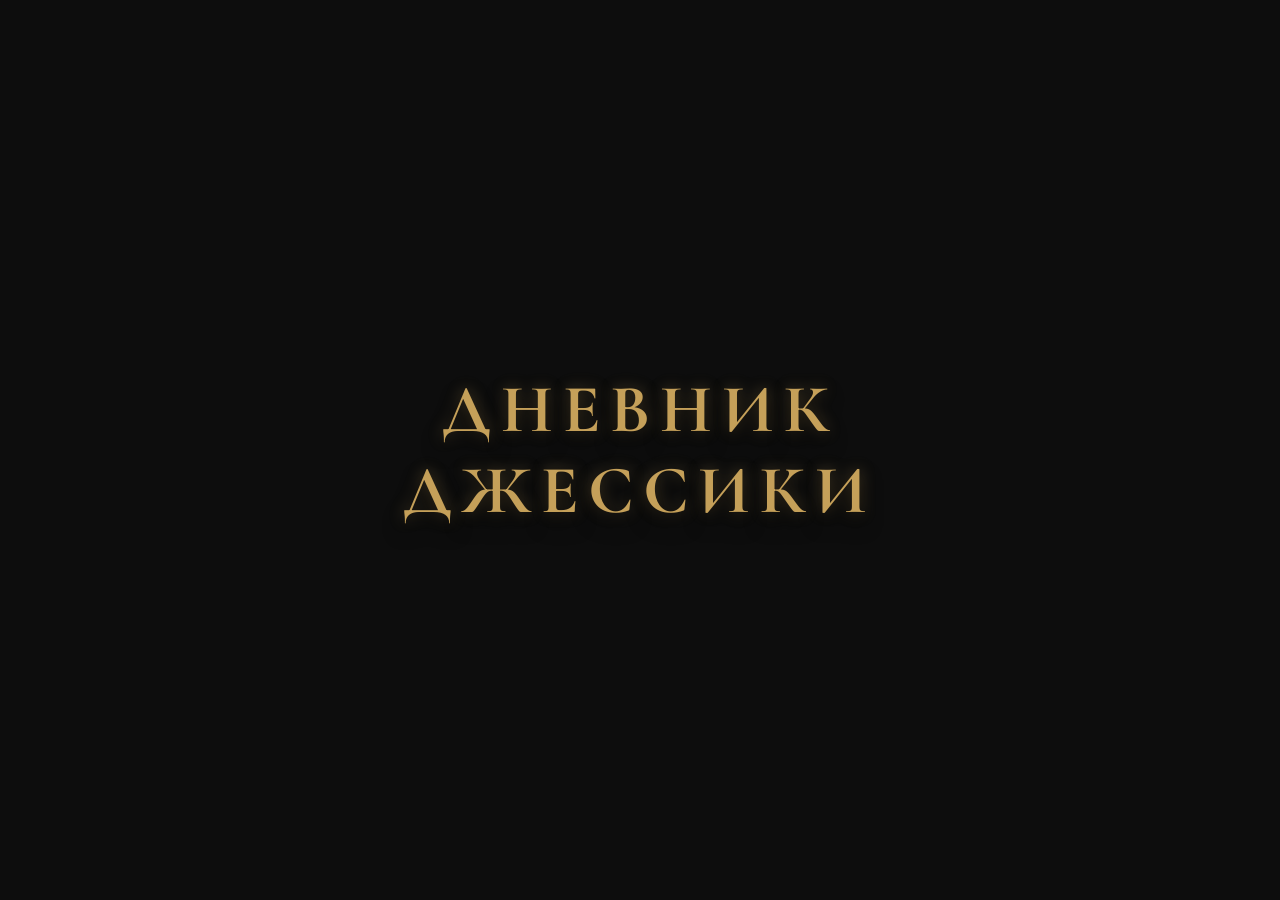
<file: html_0.html>
<!DOCTYPE html>
<html lang="ru">
<head>
<!-- Google tag (gtag.js) -->
<script async src="https://www.googletagmanager.com/gtag/js?id=G-QPC8KW5WGG"></script>
<script>
  window.dataLayer = window.dataLayer || [];
  function gtag(){dataLayer.push(arguments);}
  gtag('js', new Date());

  gtag('config', 'G-QPC8KW5WGG');
</script>
    <meta charset="UTF-8">
    <meta name="viewport" content="width=device-width, initial-scale=1.0">
    <title>ВЛВН — Вступление</title>
<link rel="preconnect" href="https://fonts.googleapis.com">
<link rel="preconnect" href="https://fonts.gstatic.com" crossorigin>
<link href="https://fonts.googleapis.com/css2?family=Cormorant+Garamond:ital,wght@0,400;0,600;0,700;1,400;1,600&family=Great+Vibes&display=swap" rel="stylesheet">
<link href="https://fonts.googleapis.com/css2?family=Cormorant+Garamond:ital,wght@0,400;0,600;0,700;1,400;1,600&family=Great+Vibes&family=Lora:ital,wght@0,400;0,500;0,600;1,400;1,500&display=swap" rel="stylesheet">
    
    <link rel="stylesheet" href="style.css">
</head>

<body class="theme-patient">

 <div id="screen-cover" class="screen active">
        <div id="particles-container"></div>
        <div class="cover-content">
            <div class="title-3d">Дневник<br>Джессики</div>
        </div>
        <div class="page-turn-trigger" id="btn-turn-page" title="Кликните, чтобы перевернуть страницу"></div>
    </div>

    <div id="screen-content" class="screen">
        
        <div id="mobile-menu-btn" class="mobile-menu-btn">
            <span></span><span></span><span></span>
        </div>
        
<div class="f11-hint" id="fullscreen-btn">
    ДЛЯ КОРРЕКТНОЙ РАБОТЫ САЙТА<br>
    НАЖМИТЕ <span class="f11-key">F11</span><br>
    ПОЛНОЭКРАННЫЙ РЕЖИМ
</div>

<aside class="sidebar elegant-sidebar">
<div class="sidebar-top-panel">
    
    <div class="sidebar-nav-col">
        <div class="nav-link main-link" id="btn-to-main-landing">
            Главная
        </div>
        <div class="nav-link sub-link" id="btn-back-to-menu">
            К выбору книг
        </div>
    </div>

    <div class="sidebar-divider"></div>

    <div class="sidebar-theme-col">
        <span class="theme-option active" id="theme-patient">Пациент</span>
        <span class="theme-option" id="theme-doctor">Психиатр</span>
    </div>

</div>

    <hr class="nav-divider">

    <div class="sidebar-gallery">
        <div class="gallery-btn old-money-btn" id="open-gallery">
            Галерея персонажей
        </div>
    </div>

    <hr class="nav-divider">
    
 <nav class="bookmarks">
        <ul class="chapter-list staircase-accordion">
            
            <li class="accordion-item">
                <div class="accordion-header">Вступление <span class="accordion-icon">+</span></div>
                <ul class="submenu-list">
                    <li data-file="html_0.html" data-target="0">Дневник Джессики</li>
                    <li data-file="html_0.html" data-target="3">Действующие лица</li>
                    <li data-file="html_0.html" data-target="8">Места</li>
                    <li data-file="html_0.html" data-target="9">Пролог</li>
                </ul>
            </li>
            
            <li class="accordion-item">
                <div class="accordion-header">Первый раздел <span class="accordion-icon">+</span></div>
                <ul class="submenu-list">
            
        <li class="accordion-item">
            <div class="accordion-header">Глава 1. Amour <span class="accordion-icon">+</span></div>
            <ul class="submenu-list">
                
                <li class="accordion-item">
                    <div class="accordion-header">1/3 💎 Идеальный экземпляр<span class="accordion-icon">+</span></div>
                    <ul class="submenu-list">
                        <li data-file="html_1.html" data-target="11">04.09.2019. Wednesday. Ассоциации </li>
                        <li data-file="html_1.html" data-target="15">06.09.2019. Friday. Младшие и старшие</li>
                        <li data-file="html_1.html" data-target="19">08.09.2019. Sunday. Первая неделя</li>
                    </ul>
                </li> <li class="accordion-item">
                    <div class="accordion-header">2/3 Психиатр и Батюшка<span class="accordion-icon">+</span></div>
                    <ul class="submenu-list">
                        <li data-file="html_1.html" data-target="21">09.09.2019. Monday. Удар в пах</li>
                        <li data-file="html_1.html" data-target="23">09.09.2019. Monday. Чужая история</li>
                        <li data-file="html_1.html" data-target="26">09.09.2019. Monday. На шаг ближе</li>
                        <li data-file="html_1.html" data-target="28">12.09.2019. Thursday. Школьные выборы</li>
                        <li data-file="html_1.html" data-target="31">14.09.2019. Saturday. 📋 Сеанс №6</li>
                        <li data-file="html_1.html" data-target="36">15.09.2019. Sunday. Неугодная молитва</li> 
                    </ul>
  </li> <li class="accordion-item">
                    <div class="accordion-header">3/3 Оставьте всё вот так<span class="accordion-icon">+</span></div>
                    <ul class="submenu-list">
                        <li data-file="html_1.html" data-target="39">17.09.2019. Tuesday. Поклонник</li>
                        <li data-file="html_1.html" data-target="42">17.09.2019. Tuesday. Никакой ревности</li>
                        <li data-file="html_1.html" data-target="44">20.09.2019. Friday. Мокрая</li>
                        <li data-file="html_1.html" data-target="48">24.09.2019. Tuesday. Собственный голос</li>
                        <li data-file="html_1.html" data-target="51">27.09.2019. Friday. …под деревом</li>
                        <li data-file="html_1.html" data-target="54">30.09.2019. Monday.</li>
                        <li data-file="html_1.html" data-target="55">Последняя запись за сентябрь</li>
                    </ul>
                </li> </ul>
       </li> <li class="accordion-item">
            <div class="accordion-header">Глава 2. На грани <span class="accordion-icon">+</span></div>
            <ul class="submenu-list">
                
                <li class="accordion-item">
                    <div class="accordion-header">1/4 🍊 Мандарин<span class="accordion-icon">+</span></div>
                    <ul class="submenu-list">
                        <li data-file="html_1.html" data-target="56">30.09.2019. Monday. Буратино</li>
                        <li data-file="html_1.html" data-target="57">01.10.2019. Tuesday. Витаминка</li>
                        <li data-file="html_1.html" data-target="60">02.10.2019. Wednesday. Замена</li>
                        <li data-file="html_1.html" data-target="62">03.10.2019. Thursday. Агилера</li>
                        <li data-file="html_1.html" data-target="64">4–7.10.2019. Другая реальность</li>
                        <li data-file="html_1.html" data-target="67">07-08.10.2019. Поздравление</li>
                        <li data-file="html_1.html" data-target="69">9–10.10.2019. Возвращение</li>
                    </ul>
                </li>

                <li class="accordion-item">
                    <div class="accordion-header">2/4 Анекдот<span class="accordion-icon">+</span></div>
                    <ul class="submenu-list">
                        <li data-file="html_1.html" data-target="71">11.10.2019. Friday. Неофициальные отношения</li>
                        <li data-file="html_1.html" data-target="73">11.10.2019. Friday. Дженнифер</li>
                        <li data-file="html_1.html" data-target="75">12.10.2019. Saturday. 📋 Сеанс №7</li>
                        <li data-file="html_1.html" data-target="80">12.10.2019. Saturday. Радикальные методы</li>
                        <li data-file="html_1.html" data-target="84">12.10.2019. Saturday. План</li>
                    </ul>
                </li>

<li class="accordion-item">
                    <div class="accordion-header">3/4 ✍️ Инструкция по чтению<span class="accordion-icon">+</span></div>
                    <ul class="submenu-list">
                        <li data-file="html_1.html" data-target="86">14.10.2019. Monday. 📖 Клиффхэнгер</li>
                        <li data-file="html_1.html" data-target="89">15.10.2019. Tuesday. Всё нормально</li>
                        <li data-file="html_1.html" data-target="90">16.10.2019. Wednesday. До самого окна</li>
                        <li data-file="html_1.html" data-target="95">17.10.2019. Thursday. Безумие</li>
                        <li data-file="html_1.html" data-target="102">18.10.2019. Friday. 📖 Твист</li>
                        <li data-file="html_1.html" data-target="105">19.10.2019. Saturday. 📋 Сеанс №8</li>
                        <li data-file="html_1.html" data-target="109">Из архива доктора Морган Браун. Клинические Заметки.</li>
                    </ul>
                </li>

                <li class="accordion-item">
                    <div class="accordion-header">4/4 Выстрел себе в ногу<span class="accordion-icon">+</span></div>
                    <ul class="submenu-list">
                        <li data-file="html_1.html" data-target="110">20.10.2019. Sunday. Новая баночка</li>
                        <li data-file="html_1.html" data-target="111">22.10.2019. Tuesday. Тема урока</li>
                        <li data-file="html_1.html" data-target="113">23.10.2019. Wednesday. Новые стандарты</li>
                        <li data-file="html_1.html" data-target="117">24.10.2019. Thursday. Пацанская солидарность</li>
                        <li data-file="html_1.html" data-target="119">24.10.2019. Thursday. Свидетелей нет</li>
                        <li data-file="html_1.html" data-target="120">25.10.2019. Friday. Бывшая подружка</li>
                        <li data-file="html_1.html" data-target="124">25.10.2019. Friday. Не такая дискотека</li>
                        <li data-file="html_1.html" data-target="127">25.10.2019. Friday. Звоночек. Не на урок</li>
                        <li data-file="html_1.html" data-target="130">25.10.2019. Friday. Другие препараты</li>
                    </ul>
                </li>

                <li data-file="html_1.html" data-target="131" style="margin-top: 10px; padding-left: 15px;">15.02.2030. Запись №1</li>

</ul> 
</li> 
</ul> 
</li>

<li class="accordion-item">
                <div class="accordion-header">Второй раздел <span class="accordion-icon">+</span></div>
                <ul class="submenu-list">
                    
                    <li class="accordion-item">
                        <div class="accordion-header">Глава 3. Голая невесомость <span class="accordion-icon">+</span></div>
                        <ul class="submenu-list">
                            
                            <li class="accordion-item">
                                <div class="accordion-header">1/5 В мусорной корзине <span class="accordion-icon">+</span></div>
                                <ul class="submenu-list">
                                    <li data-file="html_2.html" data-target="133">25.10.2019. Friday. Жива</li>
                                    <li data-file="html_2.html" data-target="135">26.10.2019. Saturday. Мандарины</li>
                                </ul>
                            </li>

                            <li class="accordion-item">
                                <div class="accordion-header">2/5 Джон Вуд <span class="accordion-icon">+</span></div>
                                <ul class="submenu-list">
                                    <li data-file="html_2.html" data-target="141">01.11.2019. Friday. Красивый мальчик</li>
                                    <li data-file="html_2.html" data-target="149">01.11.2019. Friday. Баскетбол и танцы</li>
                                    <li data-file="html_2.html" data-target="156">01.11.2019. Friday. Деньги не пахнут</li>
                                    <li data-file="html_2.html" data-target="159">02.11.2019. Saturday. Красивая девочка</li>
                                </ul>
                            </li>

                            <li class="accordion-item">
                                <div class="accordion-header">3/5 Дженнифер Холстен <span class="accordion-icon">+</span></div>
                                <ul class="submenu-list">
                                    <li data-file="html_2.html" data-target="161">03.11.2019. Sunday. «Отличные новости»</li>
                                    <li data-file="html_2.html" data-target="163">04.11.2019. Monday. Пуговица</li>
                                </ul>
                            </li>

                            <li class="accordion-item">
                                <div class="accordion-header">4/5 Фрэнсис Джексон <span class="accordion-icon">+</span></div>
                                <ul class="submenu-list">
                                    <li data-file="html_2.html" data-target="166">05.11.2019. Tuesday. Запретный плод</li>
                                    <li data-file="html_2.html" data-target="169">06.11.2019. Wednesday. Туман</li>
                                    <li data-file="html_2.html" data-target="171">06.11.2019. Wednesday. Кабинет офтальмолога</li>
                                    <li data-file="html_2.html" data-target="174">07.11.2019. Thursday. Без глаз</li>
                                    <li data-file="html_2.html" data-target="176">08.11.2019. Friday. Темно</li>
                                    <li data-file="html_2.html" data-target="179">08.11.2019. Friday. Директ смс</li>
                                    <li data-file="html_2.html" data-target="182">09.11.2019. Saturday. Метиловый спирт</li>
                                    <li data-file="html_2.html" data-target="185">09.11.2019. Saturday. Гадкий утёнок</li>
                                    <li data-file="html_2.html" data-target="190">10.11.2019. Sunday. Скарлетт</li>
                                </ul>
                            </li>
<li class="accordion-item">
    <div class="accordion-header">5/5 Джессика Нолан <span class="accordion-icon">+</span></div>
    <ul class="submenu-list">
        <li data-file="html_2.html" data-target="193">Без даты</li>
        <li data-file="html_2.html" data-target="194">08.11.2019. Выписка</li>
        <li data-file="html_2.html" data-target="195">11.11.2019. Monday. Даже не прошлое</li>
        <li data-file="html_2.html" data-target="196">12.11.2019. Tuesday. Иммунитет</li>
        <li data-file="html_2.html" data-target="197">16.11.2019. Saturday. 📋 Сеанс №9</li>
        <li data-file="html_2.html" data-target="202">17.11.2019. Sunday. Ржавый парк</li>
        <li data-file="html_2.html" data-target="205">18.11.2019. Monday. Невозможно</li>
        <li data-file="html_2.html" data-target="206">19.11.2019. Tuesday. Оковы сняты</li>
        <li data-file="html_2.html" data-target="208">20.11.2019. Wednesday. Обеденный перерыв</li>
        <li data-file="html_2.html" data-target="213">21.11.2019. Thursday. Осуждение</li>
        <li data-file="html_2.html" data-target="216">22.11.2019. Friday. По старой схеме</li>
        <li data-file="html_2.html" data-target="217">22.11.2019. Friday. Нотации Моники</li>
        <li data-file="html_2.html" data-target="219">24.11.2019. Sunday. Фотографии</li>
        <li data-file="html_2.html" data-target="221">25.11.2019. Monday. Выводы</li>
</ul>
                            </li>
                        </ul> </li> <li class="accordion-item">
                        <div class="accordion-header">Глава 4. 🔞 Её <span class="accordion-icon">+</span></div>
                        <ul class="submenu-list">
                            
                            <li class="accordion-item">
                                <div class="accordion-header">1/5 Альба / Элиза Солбейн / Диана Кроуфорд <span class="accordion-icon">+</span></div>
                                <ul class="submenu-list">
                                    <li data-file="html_2.html" data-target="228">30.11.2019. Saturday. 15-й день рождения Альбы</li>
                                    <li data-file="html_2.html" data-target="233">30.11.2019. Saturday. 📖 Игра в мафию. Правила</li>
                                    <li data-file="html_2.html" data-target="239">30.11.2019. Saturday. 📖 Игра в мафию. Первая игра</li>
                                    <li data-file="html_2.html" data-target="240">30.11.2019. Saturday. 📖 Игра в мафию. Вторая игра</li>
                                    <li data-file="html_2.html" data-target="241">30.11.2019. Saturday. 📖 Игра в мафию. Третья игра</li>
                                    <li data-file="html_2.html" data-target="243">30.11.2019. Saturday. Различный интерес</li>
                                </ul>
                            </li>

                            <li class="accordion-item">
                                <div class="accordion-header">2/5 Вероника, Ричард, Глен, Джулия, Мелисса <span class="accordion-icon">+</span></div>
                                <ul class="submenu-list">
                                    <li data-file="html_2.html" data-target="246">02.12.2019. Monday. Какие-то чудесные очки</li>
                                    <li data-file="html_2.html" data-target="253">03.12.2019. Tuesday. Свечи</li>
                                    <li data-file="html_2.html" data-target="255">03.12.2019. Tuesday. Ай, Кун, и тянки</li>
                                    <li data-file="html_2.html" data-target="258">04.12.2019. Wednesday. Водные процедуры</li>
                                    <li data-file="html_2.html" data-target="260">07.12.2019. Saturday. Найденные записи</li>
                                    <li data-file="html_2.html" data-target="263">09.12.2019. Monday. Иерархия</li>
                                    <li data-file="html_2.html" data-target="265">13.12.2019. Friday. 📖 Фокализация</li>
                                </ul>
                            </li>

                            <li class="accordion-item">
                                <div class="accordion-header">3/5 🎭 Новогодний фэйл <span class="accordion-icon">+</span></div>
                                <ul class="submenu-list">
                                    <li data-file="html_2.html" data-target="270">14.12.2019. Saturday. 📋 Сеанс №12</li>
                                    <li data-file="html_2.html" data-target="274">15.12.2019. Monday. Стационар</li>
                                    <li data-file="html_2.html" data-target="276">17.12.2019. Tuesday. Репетиции</li>
                                    <li data-file="html_2.html" data-target="280">21.12.2019. Saturday. Дура</li>
                                    <li data-file="html_2.html" data-target="283">25.12.2019. Wednesday. Приглашение</li>
                                    <li data-file="html_2.html" data-target="287">25.12.2019. Wednesday. Запрещаю</li>
                                    <li data-file="html_2.html" data-target="290">25.12.2019. Wednesday. Выступление</li>
                                    <li data-file="html_2.html" data-target="294">25.12.2019. Wednesday. Отмена</li>
                                </ul>
                            </li>

                            <li class="accordion-item">
                                <div class="accordion-header">4/5 🎂 День рождения Фрэнсиса <span class="accordion-icon">+</span></div>
                                <ul class="submenu-list">
                                    <li data-file="html_2.html" data-target="300">26.12.2019. Thursday. Подготовка к празднику</li>
                                    <li data-file="html_2.html" data-target="303">26.12.2019. Thursday. А вот и ОНА</li>
                                    <li data-file="html_2.html" data-target="307">26.12.2019. Thursday. Пьём</li>
                                    <li data-file="html_2.html" data-target="311">26.12.2019. Thursday. Зеркало и Я</li>
                                    <li data-file="html_2.html" data-target="316">**.**.20**. Thursday. Двойная игра</li>
                                    <li data-file="html_2.html" data-target="317">26.12.2019. Thursday. Пьём дальше</li>
                                    <li data-file="html_2.html" data-target="319">26.12.2019. Thursday. Бонни и Клайд</li>
                                    <li data-file="html_2.html" data-target="321">26-27.12.2019. Полночь. Нараспашку</li>
                                    <li data-file="html_2.html" data-target="324">26-27.12.2019. Полночь. Её</li>
                                    <li data-file="html_2.html" data-target="325">27.12.2019. Friday. Мой подарок</li>
                                </ul>
                            </li>
<li class="accordion-item">
                                <div class="accordion-header">5/5 Аноним <span class="accordion-icon">+</span></div>
                                <ul class="submenu-list">
                                    <li data-file="html_2.html" data-target="327">27.12.2019. Friday. Громко</li>
                                    <li data-file="html_2.html" data-target="330">27.12.2019. Friday. Холод по коже</li>
                                    <li data-file="html_2.html" data-target="332">27.12.2019. Friday. Перегар</li>
                                    <li data-file="html_2.html" data-target="336">27-28.12.2019. Слив</li>
                                </ul>
                            </li>
                        </ul> </li> <li class="accordion-item">
                        <div class="accordion-header">Глава 5. ♾️ Ловушка <span class="accordion-icon">+</span></div>
                        <ul class="submenu-list">
                            
                            <li class="accordion-item">
                                <div class="accordion-header">1/5 Красные/Чёрные <span class="accordion-icon">+</span></div>
                                <ul class="submenu-list">
                                    <li data-file="html_2.html" data-target="341">🎩 Альба — Дженнифер</li>
                                    <li data-file="html_2.html" data-target="345">🎩 Альба — Диана</li>
                                    <li data-file="html_2.html" data-target="349">28.12.2019. Saturday. Ричард и Глен</li>
                                    <li data-file="html_2.html" data-target="350">28.12.2019. Saturday. Мелисса и подруги. Район Инда...</li>
                                    <li data-file="html_2.html" data-target="351">🎩 Альба — Лиззи</li>
                                    <li data-file="html_2.html" data-target="354">🎩 Альба — Марго</li>
                                </ul>
                            </li>

                            <li class="accordion-item">
                                <div class="accordion-header">2/5 Затишье <span class="accordion-icon">+</span></div>
                                <ul class="submenu-list">
                                    <li data-file="html_2.html" data-target="356">28.12.2019. Saturday. Глазки</li>
                                    <li data-file="html_2.html" data-target="359">28.12.2019. Saturday. На часах время: отпустить</li>
                                    <li data-file="html_2.html" data-target="362">29.12.2019. Sunday. Квартира сестер</li>
                                    <li data-file="html_2.html" data-target="364">30.12.2019. Monday. Поддержка</li>
                                </ul>
                            </li>

                            <li class="accordion-item">
                                <div class="accordion-header">3/5 Конфронтация <span class="accordion-icon">+</span></div>
                                <ul class="submenu-list">
                                    <li data-file="html_2.html" data-target="366">31.12.2019. Tuesday. Прямой эфир</li>
                                    <li data-file="html_2.html" data-target="369">31.12.2019. Tuesday. Доставка</li>
                                    <li data-file="html_2.html" data-target="373">31.12.2019. Tuesday. Кукушка надела капюшон</li>
                                    <li data-file="html_2.html" data-target="375">31.12.2019. Tuesday. Приготовление</li>
                                    <li data-file="html_2.html" data-target="377">31.12.2019. Tuesday. Операция «Ничего особенного»</li>
                                    <li data-file="html_2.html" data-target="381">31.12.2019. Tuesday. Снежная тишина</li>
                                    <li data-file="html_2.html" data-target="382">31.12.2019. Tuesday. 🎩 Пятая игра в мафию</li>
                                </ul>
                            </li>

                            <li class="accordion-item">
                                <div class="accordion-header">4/5 Из ярости в изнанку <span class="accordion-icon">+</span></div>
                                <ul class="submenu-list">
                                    <li data-file="html_2.html" data-target="390">31.12.2019. Tuesday. Выход из игры</li>
                                    <li data-file="html_2.html" data-target="394">31.12.2019. Tuesday. Прогресс</li>
                                    <li data-file="html_2.html" data-target="395">31.12.2019. Tuesday. Осколки на мандарины</li>
                                    <li data-file="html_2.html" data-target="399">01.01.2020. Tuesday. Чужое счастье</li>
                                    <li data-file="html_2.html" data-target="401">01.01.2020. Wednesday. Между двумя</li>
                                    <li data-file="html_2.html" data-target="404">01.01.2020. Wednesday. Ванная комната</li>
                                    <li data-file="html_2.html" data-target="406">01.01.2020. Wednesday. Минус две души</li>
                                </ul>
                            </li>

                            <li class="accordion-item">
                                <div class="accordion-header">5/5 Всё только начинается <span class="accordion-icon">+</span></div>
                                <ul class="submenu-list">
                                    <li data-file="html_2.html" data-target="410">01.01.2020. Wednesday. Фемида</li>
                                </ul>
                            </li>

                        </ul> </li> </ul> </li>


<li class="accordion-item">
    <div class="accordion-header">Третий раздел<span class="accordion-icon">+</span></div>
    <ul class="submenu-list">
        
        <li class="accordion-item">
            <div class="accordion-header">Глава 6. Инверсия <span class="accordion-icon">+</span></div>
            <ul class="submenu-list">
                
                <li class="accordion-item">
                    <div class="accordion-header">1/8 👥 Сёстры <span class="accordion-icon">+</span></div>
                    <ul class="submenu-list">
                        <li data-file="3.html" data-target="6-1-1">01.01.2020. Wednesday. Бартон</li>
                        <li data-file="3.html" data-target="6-1-2">02.01.2020. Thursday. План разрушения</li>
                        <li data-file="3.html" data-target="6-1-3">02.01.2020. Thursday. Фу</li>
                        <li data-file="3.html" data-target="6-1-4">02.01.2020. Thursday. Тревога</li>
                    </ul>
                </li>

                <li class="accordion-item">
                    <div class="accordion-header">2/8 Две полоски <span class="accordion-icon">+</span></div>
                    <ul class="submenu-list">
                        <li data-file="3.html" data-target="6-2-1">04.01.2020. Saturday. Не твоё дело</li>
                        <li data-file="3.html" data-target="6-2-2">04.01.2020. Saturday. Я знаю пароль</li>
                        <li data-file="3.html" data-target="6-2-3">04.01.2020. Saturday. Разбитый телефон</li>
                        <li data-file="3.html" data-target="6-2-4">05.01.2020. Sunday. Незапланированное отцовство</li>
                        <li data-file="3.html" data-target="6-2-5">05.01.2020. Sunday. Треугольник</li>
                        <li data-file="3.html" data-target="6-2-6">05.01.2020. Sunday. Тошнота</li>
                        <li data-file="3.html" data-target="6-2-7">05.01.2020. Sunday. «4ever bitches»</li>
                    </ul>
                </li>

                <li class="accordion-item">
                    <div class="accordion-header">3/8 🧛 Ф <span class="accordion-icon">+</span></div>
                    <ul class="submenu-list">
                        <li data-file="3.html" data-target="6-3-1">05.01.2020. Sunday. Желание</li>
                        <li data-file="3.html" data-target="6-3-2">05.01.2020. Sunday. Диаманты</li>
                        <li data-file="3.html" data-target="6-3-3">06.01.2020. Monday. Ирония судьбы</li>
                        <li data-file="3.html" data-target="6-3-4">06.01.2020. Monday. Подруги</li>
                        <li data-file="3.html" data-target="6-3-5">06.01.2020. Monday. Извинения</li>
                        <li data-file="3.html" data-target="6-3-6">06.01.2020. Monday. Игра в кошки мышки</li>
                        <li data-file="3.html" data-target="6-3-7">07.01.2020. Tuesday. Гордость</li>
                        <li data-file="3.html" data-target="6-3-8">08.01.2020. Wednesday. Провод</li>
                        <li data-file="3.html" data-target="6-3-9">08.01.2020. Wednesday. 24 часа</li>
                    </ul>
                </li>

                <li class="accordion-item">
                    <div class="accordion-header">4/8 Время истекло <span class="accordion-icon">+</span></div>
                    <ul class="submenu-list">
                        <li data-file="3.html" data-target="6-4-1">09.01.2020. Thursday. Имя</li>
                        <li data-file="3.html" data-target="6-4-2">09.01.2020. Thursday. Слив</li>
                    </ul>
                </li>

                <li class="accordion-item">
                    <div class="accordion-header">5/8 Три круга ада <span class="accordion-icon">+</span></div>
                    <ul class="submenu-list">
                        <li data-file="3.html" data-target="6-5-1">09.01.2020. Thursday. Горячие головы</li>
                        <li data-file="3.html" data-target="6-5-2">09.01.2020. Thursday. Как дела?</li>
                        <li data-file="3.html" data-target="6-5-3">10.01.2020. Friday. Опрос</li>
                        <li data-file="3.html" data-target="6-5-4">10.01.2020. Friday. Допрос</li>
                    </ul>
                </li>

                <li class="accordion-item">
                    <div class="accordion-header">6/8 33.33% <span class="accordion-icon">+</span></div>
                    <ul class="submenu-list">
                        <li data-file="3.html" data-target="6-6-1">10.01.2020. Friday. Отсутствие алиби</li>
                        <li data-file="3.html" data-target="6-6-2">10.01.2020. Friday. Время сказать</li>
                        <li data-file="3.html" data-target="6-6-3">11.01.2020. Saturday. Автобус</li>
                        <li data-file="3.html" data-target="6-6-4">11.01.2020. Saturday. Еще раз — мафия</li>
                    </ul>
                </li>

                <li class="accordion-item">
                    <div class="accordion-header">7/8 🔞 Объятия <span class="accordion-icon">+</span></div>
                    <ul class="submenu-list">
                        <li data-file="3.html" data-target="6-7-1">11.01.2020. Saturday. Сеанс №13</li>
                        <li data-file="3.html" data-target="6-7-2">11.01.2020. Saturday. Безжалостная</li>
                        <li data-file="3.html" data-target="6-7-3">**.**.202*. Sunday. Мой ребенок</li>
                    </ul>
                </li>

                <li class="accordion-item">
                    <div class="accordion-header">8/8 Третий — не лишний <span class="accordion-icon">+</span></div>
                    <ul class="submenu-list">
                        <li data-file="3.html" data-target="6-8-1">13.01.2020. Monday. Новенький</li>
                        <li data-file="3.html" data-target="6-8-2">13.01.2020. Monday. Методы Шерлока</li>
                        <li data-file="3.html" data-target="6-8-3">14.01.2020. Tuesday. Фото на память</li>
                    </ul>
                </li>

<li data-file="3.html" data-target="42" style="margin-top: 10px; padding-left: 15px; cursor: pointer; list-style: none;">
                    15.02.2030. Запись №2
                </li>
            </ul>
        </li>

<li class="accordion-item">
    <div class="accordion-header">Глава 7. Наизнанку <span class="accordion-icon">+</span></div>
    <ul class="submenu-list">
        
        <li class="accordion-item">
            <div class="accordion-header">Подглава 1. Кристиан/Фрэнсис <span class="accordion-icon">+</span></div>
            <ul class="submenu-list">
                
                <li class="accordion-item">
                    <div class="accordion-header">1/10 Кристиан Стивенсон. Цепная реакция <span class="accordion-icon">+</span></div>
                    <ul class="submenu-list">
                        <li data-file="3.html" data-target="7-1-1-1">15.01.2020. Wednesday. Человек под дождём</li>
                        <li data-file="3.html" data-target="7-1-1-2">15.01.2020. Wednesday. Переписочки</li>
                        <li data-file="3.html" data-target="7-1-1-3">16.01.2020. Thursday. Физика</li>
                        <li data-file="3.html" data-target="7-1-1-4">16.01.2020. Tuesday. Тактика</li>
                        <li data-file="3.html" data-target="7-1-1-5">17.01.2020. Friday. Группа поддержки</li>
                        <li data-file="3.html" data-target="7-1-1-6">17.01.2020. Friday. Моника</li>
                        <li data-file="3.html" data-target="7-1-1-7">17.01.2020. Friday. Не вывожу</li>
                        <li data-file="3.html" data-target="7-1-1-8">18.01.2020. Saturday. Апельсинки и Кошечки</li>
                        <li data-file="3.html" data-target="7-1-1-9">18.01.2020. Saturday. Лайв</li>
                    </ul>
                </li>

                <li class="accordion-item">
                    <div class="accordion-header">2/10 Элиза Солбейн. Альба всё расскажет <span class="accordion-icon">+</span></div>
                    <ul class="submenu-list">
                        <li data-file="3.html" data-target="7-1-2-1">18.01.2020. Saturday. Лиззи</li>
                        <li data-file="3.html" data-target="7-1-2-2">18.01.2020. Saturday. Проба</li>
                    </ul>
                </li>

                <li class="accordion-item">
                    <div class="accordion-header">3/10 Ещё одна попытка <span class="accordion-icon">+</span></div>
                    <ul class="submenu-list">
                        <li data-file="3.html" data-target="7-1-3-1">19.01.2020. Sunday. Капитан команды</li>
                        <li data-file="3.html" data-target="7-1-3-2">19.01.2020. Sunday. Испорченное свидание</li>
                        <li data-file="3.html" data-target="7-1-3-3">19.01.2020. Sunday. Ещё один разговор</li>
                        <li data-file="3.html" data-target="7-1-3-4">20.01.2020. Monday. Не такая</li>
                        <li data-file="3.html" data-target="7-1-3-5">20.01.2020. Monday. Без пары</li>
                        <li data-file="3.html" data-target="7-1-3-6">20.01.2020. Monday. Последняя в списке нужных</li>
                        <li data-file="3.html" data-target="7-1-3-7">20.01.2020. Monday. Погром</li>
                        <li data-file="3.html" data-target="7-1-3-8">20.01.2020. Monday. Опрос</li>
                        <li data-file="3.html" data-target="7-1-3-9">20.01.2020. Monday. Совесть</li>
                    </ul>
                </li>

<li class="accordion-item">
    <div class="accordion-header">4/10 Человек за дверью <span class="accordion-icon">+</span></div>
    <ul class="submenu-list">
        <li data-file="3.html" data-target="7-1-4-1">21.01.2020. Tuesday. Папочка Ф</li>
        <li data-file="3.html" data-target="7-1-4-2">21.01.2020. Tuesday. Пара</li>
        <li data-file="3.html" data-target="7-1-4-3">21.01.2020. Tuesday. Нож в спину</li>
        <li data-file="3.html" data-target="7-1-4-4">21.01.2020. Tuesday. Рыба</li>
        <li data-file="3.html" data-target="7-1-4-5">21.01.2020. Tuesday. Колледж в Престоне</li>
    </ul>
</li>

<li class="accordion-item">
    <div class="accordion-header">5/10 Жестокая справедливость <span class="accordion-icon">+</span></div>
    <ul class="submenu-list">
        <li data-file="3.html" data-target="7-1-5-1">22.01.2020. Wednesday. Фрэнсис без пары</li>
        <li data-file="3.html" data-target="7-1-5-2">22.01.2020. Wednesday. Танец</li>
        <li data-file="3.html" data-target="7-1-5-3">22.01.2020. Wednesday. Прогулка между строк</li>
        <li data-file="3.html" data-target="7-1-5-4">23.01.2020. Thursday. На глазах учителя</li>
        <li data-file="3.html" data-target="7-1-5-5">24.01.2020. Friday. Блёстки</li>
        <li data-file="3.html" data-target="7-1-5-6">24.01.2020. Friday. Хрупкая дружба</li>
        <li data-file="3.html" data-target="7-1-5-7">25.01.2020. Saturday. Сеанс №14</li>
        
        <li data-file="3.html" data-target="7-1-5-arch" style="margin: 5px 0; padding-left: 15px; cursor: pointer; list-style: none; font-style: italic;">
            📁 Из архива психиатра Морган Браун
        </li>

        <li data-file="3.html" data-target="7-1-5-8">26.01.2020. Saturday. Игрок. Фьючер</li>
    </ul>
</li>

<li class="accordion-item">
    <div class="accordion-header">6/10 Манипуляция <span class="accordion-icon">+</span></div>
    <ul class="submenu-list">
        <li data-file="3.html" data-target="7-1-6-1">27.01.2020. Monday. Остаться после урока</li>
        <li data-file="3.html" data-target="7-1-6-2">28.01.2020. Tuesday. Тест</li>
        <li data-file="3.html" data-target="7-1-6-3">28.01.2020. Tuesday. Ревность</li>
        <li data-file="3.html" data-target="7-1-6-4">29.01.2020. Wednesday. Написанная история</li>
        <li data-file="3.html" data-target="7-1-6-5">30.01.2020. Thursday. Жемчужина в тени</li>
        <li data-file="3.html" data-target="7-1-6-6">31.01.2020. Friday. Выбор</li>
        <li data-file="3.html" data-target="7-1-6-7">31.01.2020. Friday. Игра на вылет</li>
    </ul>
</li>

<li class="accordion-item">
    <div class="accordion-header">7/10 Приговор <span class="accordion-icon">+</span></div>
    <ul class="submenu-list">
        <li data-file="3.html" data-target="7-1-7-1">01.02.2020. Saturday. Удача на стороне магии</li>
        <li data-file="3.html" data-target="7-1-7-2">02.02.2020. Sunday. Кошечки</li>
        <li data-file="3.html" data-target="7-1-7-3">02.02.2020. Sunday. Возвращение Фьючера</li>
        <li data-file="3.html" data-target="7-1-7-4">02.02.2020. Sunday. В презервативе</li>
        <li data-file="3.html" data-target="7-1-7-5">03.02.2020. Monday. Сосед</li>
    </ul>
</li>

<li class="accordion-item">
    <div class="accordion-header">8/10 Имя отца <span class="accordion-icon">+</span></div>
    <ul class="submenu-list">
        <li data-file="3.html" data-target="7-1-8-1">03.02.2020. Monday. Невозможная симпатия</li>
        <li data-file="3.html" data-target="7-1-8-2">03.02.2020. Monday. Новая дружба</li>
        <li data-file="3.html" data-target="7-1-8-3">04.02.2020. Tuesday. Сбор против венерических забо...</li>
        <li data-file="3.html" data-target="7-1-8-4">05.02.2020. Wednesday. И снова болезнь</li>
        <li data-file="3.html" data-target="7-1-8-5">05.02.2020. Wednesday. Счастливая</li>
        <li data-file="3.html" data-target="7-1-8-6">06.02.2020. Thursday. Запала</li>
        <li data-file="3.html" data-target="7-1-8-7">07.02.2020. Friday. Неразгаданным</li>
    </ul>
</li>

<li class="accordion-item">
    <div class="accordion-header">9/10 Фарс <span class="accordion-icon">+</span></div>
    <ul class="submenu-list">
        <li data-file="3.html" data-target="7-1-9-1">08.02.2020. Saturday. Сеанс № 15-16</li>
        <li data-file="3.html" data-target="7-1-9-2">08.02.2020. Saturday. Фарс</li>
        <li data-file="3.html" data-target="7-1-9-3">09.02.2020. Sunday. Мелисса</li>
        <li data-file="3.html" data-target="7-1-9-4">09.02.2020. Sunday. Примирение</li>
        <li data-file="3.html" data-target="7-1-9-5">09.02.2020. Sunday. Мечты сбываются</li>
        <li data-file="3.html" data-target="7-1-9-6">09.02.2020. Sunday. Возвращение тётки</li>
    </ul>
</li>

<li class="accordion-item">
    <div class="accordion-header">10/10 📄 Ложный след <span class="accordion-icon">+</span></div>
    <ul class="submenu-list">
        <li data-file="3.html" data-target="7-1-10-1">10.02.2020. Monday. Двойной удар</li>
        <li data-file="3.html" data-target="7-1-10-2">10.02.2020. Monday. Шоколадка</li>
        <li data-file="3.html" data-target="7-1-10-3">11.02.2020. Tuesday. Подозрения</li>
        <li data-file="3.html" data-target="7-1-10-4">12.02.2020. Wednesday. Утренние дебаты</li>
        <li data-file="3.html" data-target="7-1-10-5">12.02.2020. Wednesday. Любовь победила</li>
        <li data-file="3.html" data-target="7-1-10-6">13.02.2020. Thursday. Помоги мне</li>
        <li data-file="3.html" data-target="7-1-10-7">13.02.2020. Thursday. Не вижу смысла</li>
        <li data-file="3.html" data-target="7-1-10-8">13.02.2020. Thursday. Статистика</li>
    </ul>
</li>

<li data-file="3.html" data-target="7-record-3" style="margin-top: 10px; padding-left: 15px; cursor: pointer; list-style: none;">
                    15.02.2030. Запись №3
                </li>

            </ul> </li> 

    </ul> </li> 

    </ul> </li>
    <li class="accordion-item">
    <div class="accordion-header">Четвёртый раздел<span class="accordion-icon">+</span></div>
    <ul class="submenu-list">
        
        <li class="accordion-item">
            <div class="accordion-header">Глава 7. Наизнанку <span class="accordion-icon">+</span></div>
            <ul class="submenu-list">
                
                <li class="accordion-item">
                    <div class="accordion-header">Подглава 2. День влюблённых <span class="accordion-icon">+</span></div>
                    <ul class="submenu-list">
                        <li class="accordion-item">
                            <div class="accordion-header">1/4 Свидетель <span class="accordion-icon">+</span></div>
                            <ul class="submenu-list">
                                <li data-file="4.html" data-target="7-2-1-1">14.02.2020. Friday. Под градусом</li>
                                <li data-file="4.html" data-target="7-2-1-2">14.02.2020. Friday. Больше чем просто друг</li>
                                <li data-file="4.html" data-target="7-2-1-3">14.02.2020. Friday. Свет за школой</li>
                            </ul>
                        </li>
                        <li class="accordion-item">
                            <div class="accordion-header">2/4 Барби этого вечера <span class="accordion-icon">+</span></div>
                            <ul class="submenu-list">
                                <li data-file="4.html" data-target="7-2-2-1">14.02.2020. Friday. Тайны валентинок</li>
                            </ul>
                        </li>
                        <li class="accordion-item">
                            <div class="accordion-header">3/4 Младшая сестра <span class="accordion-icon">+</span></div>
                            <ul class="submenu-list">
                                <li data-file="4.html" data-target="7-2-3-1">14.02.2020. Friday. Медленный танец</li>
                            </ul>
                        </li>
                        <li class="accordion-item">
                            <div class="accordion-header">4/4 Другая любовь <span class="accordion-icon">+</span></div>
                            <ul class="submenu-list">
                                <li data-file="4.html" data-target="7-2-4-1">14.02.2020. Friday. Сговор в коридоре</li>
                                <li data-file="4.html" data-target="7-2-4-2">14.02.2020. Friday. Предвестник</li>
                                <li data-file="4.html" data-target="7-2-4-3">14.02.2020. Friday. Помощь Барби</li>
                                <li data-file="4.html" data-target="7-2-4-4">14.02.2020. Friday. Принцесса и уродец</li>
                                <li data-file="4.html" data-target="7-2-4-5">14.02.2020. Friday. Сцена, которую никто не увидит</li>
                            </ul>
                        </li>
                    </ul>
                </li>

                <li class="accordion-item">
                    <div class="accordion-header">Подглава 3. Маски <span class="accordion-icon">+</span></div>
                    <ul class="submenu-list">
                        <li class="accordion-item">
                            <div class="accordion-header">1/2 Начало <span class="accordion-icon">+</span></div>
                            <ul class="submenu-list">
                                <li data-file="4.html" data-target="7-3-1-1">14.02.2020. Friday. Втроём</li>
                                <li data-file="4.html" data-target="7-3-1-2">14.02.2020. Friday. Мышеловка</li>
                            </ul>
                        </li>
                        <li class="accordion-item">
                            <div class="accordion-header">2/2 конец? <span class="accordion-icon">+</span></div>
                            <ul class="submenu-list">
                                <li data-file="4.html" data-target="7-3-2-1">14.02.2020. Friday. Апогей</li>
                            </ul>
                        </li>
                    </ul>
                </li>

                <li class="accordion-item">
                    <div class="accordion-header">Подглава 4. Срываем ВСЕ маски <span class="accordion-icon">+</span></div>
                    <ul class="submenu-list">
                        <li data-file="4.html" data-target="7-4-1">1/2 Из пепла</li>
                        <li data-file="4.html" data-target="7-4-2">2/2 Взрыв всего вулкана</li>
                    </ul>
                </li>

                <li class="accordion-item">
                    <div class="accordion-header">Подглава 5. Выжившие <span class="accordion-icon">+</span></div>
                    <ul class="submenu-list">
                        <li data-file="4.html" data-target="7-5-1">17.02.2020. Monday. Обнаженные стены</li>
                    </ul>
                </li>
            </ul>
        </li>

        <li class="accordion-item">
            <div class="accordion-header">Глава 8. АРТЕФАКТ <span class="accordion-icon">+</span></div>
            <ul class="submenu-list">
                <li data-file="4.html" data-target="8-1">1/3 03.06.2020 Глядя назад</li>
                <li data-file="4.html" data-target="8-2">2/3 18.06.2020 Тайна очков</li>
                <li data-file="4.html" data-target="8-3">3/3 25.06.2020 Выпускной</li>
            </ul>
        </li>

</ul> </li> <li class="accordion-item" style="margin-top: 25px;">
    <div class="accordion-header" style="font-weight: bold; text-transform: uppercase; letter-spacing: 1px;">
        ЭПИЛОГ <span class="accordion-icon">+</span>
    </div>
    <ul class="submenu-list">
        <li data-file="4.html" data-target="about-trilogy" style="cursor: pointer;">
            О трилогии
        </li>
        
        <li data-file="4.html" data-target="epilogue-4" style="margin-top: 10px; cursor: pointer;">
26.06.2030. Запись №4
                </li>
            </ul>
        </li>
    </ul> </nav> <div class="sidebar-footer">
    <div class="copyright-text">
        © 2026 Пациент пятой палаты.<br>Все права защищены.
    </div>
</div>

</aside>

        <div class="book-viewport">
            <div class="click-zone zone-left" id="zone-prev" title="Предыдущая страница"></div>
            <div class="click-zone zone-right" id="zone-next" title="Следующая страница"></div>
            
            <div id="page-counter" class="page-counter"></div>
            
            <div class="art-book-container" id="pages-wrapper">
                
                <div class="page active">
                    <div class="chapter-header">
                        <h3>ВСТУПЛЕНИЕ</h3>
                    </div>
                    <p><span style="font-size: 1.2em; font-style: italic;">📓 Дневник</span></p>
                    <p>Меня зовут Джессика.</p> 
                    <p>И мне поставили диагноз:</p> 
<p><span class="trauma">Синдром Адели Гюго</span> <sup class="custom-note" tabindex="0" data-tooltip="Синдром Адели Гюго (или синдром Адели) — психическое расстройство, заключающееся в безответной, одержимой любовной зависимости, схожей с наркотической.">[*]</sup></p>
                    <p>Редкая болезнь, превращающая любовь в яд,</p> 
                    <p>А сердце — в бомбу с таймером.</p> 
                    <p>Тик-так.</p>
                    <div class="vzdoh"></div>
                    <p>Мне тринадцать лет. Я схожу с ума.</p> 
                    <p><i>Такой себя помню в начале истории.</i></p> 
                    <p>И пусть вас не смущает мой возраст. Обесценивание здесь неуместно. Моё состояние — не просто сильная влюблённость, оно за пределами любви, когда любовь становится смертельной ловушкой. И это не метафора из дешёвого романа и не девчачья драма с розовыми соплями. А горькая, острая правда, которая сжигает меня изнутри.</p>
                    <div class="vzdoh"></div>
                    <p>99,9&nbsp;% подобных дневников — это записки из ванильных секретиков и рисунки милых единорогов, отчего даже мне, подростку, становится приторно. Поэтому перед вами те самые 0,1&nbsp;% — грязь, кровь, триллер и ежедневная борьба за собственную душу.</p>
                    <div class="vzdoh"></div>
                    <p>Всё началось с мимолётного взгляда и стремительно мчится к финалу, которого я боюсь до чёртиков и жду до дрожи в коленках. Ведь он закончится либо моим полным безумием, либо полным триумфом. Начинается игра на выживание. И ясно лишь одно: это решишь ты — кто из нас был чудовищем, а кто — жертвой.</p>
                </div>

                <div class="page">
                    <div class="chapter-header">
                        <h3>ВСТУПЛЕНИЕ</h3> 
                    </div>       
                    <p>Фрэнсис, 16 лет. Красавчик. Совершенство.</p>
                    <p>Он стал моим всем. Его смех звучит в голове даже во сне, и я просыпаюсь с его эхом. Его глаза — как ключи к моему сердцу, открывающие что-то запретное, но такое манящее. Его руки — крепче любых замков. Обнимая меня, они держат весь мой мир.</p>
                    <div class="vzdoh"></div>
                    <p>А потом у него появилась девушка — Альба, 14 лет. Сука. Дефект.</p>
                    <p>Она та, от вида которой выворачивает до тошноты. И те самые губы, что должны были быть моими, теперь принадлежали ей. Это и стало концом моего беззаботного детства.</p>
                    <div class="vzdoh"></div>
                    <p>Мир вокруг рухнул. Не просто покачнулся — он развалился на атомы, превратившись в безмолвную, липкую тишину. Еда стала безвкусным песком. Сон обернулся кошмарами, где его лицо маячило в каждом углу.</p>
                    <p>Мои летние каникулы прошли в спальне за закрытыми дверями.</p>
                    <p>У нас православная семья, поэтому мама молилась за меня каждый день, ставила свечки в церкви, жаловалась батюшке, пока он не посоветовал отвезти меня к знакомому психиатру.</p>
                    <p>Лечить любовь? Лечить эту пронзительную боль, эту мёртвую пустоту, которая сжирает тебя изнутри?</p> 
                    <p>Я лишь усмехнулась. Холодно. Зло.</p>
                    <div class="vzdoh"></div>
                    <p>В школе все думали, что это просто история о глупой девочке. Не первая и не последняя, которая неудачно влюбилась в самого желанного мальчика… Пусть думают. Пусть шепчутся. Пусть смеются. Они просто не понимают — это другое. Плакать в подушку я больше не собиралась. И для начала мне нужно было избавиться от его новой девушки.</p>
                </div>

                <div class="page">
                    <div class="chapter-header">
                        <h3>ВСТУПЛЕНИЕ</h3>
                    </div>
                    <p>Я стала её «подругой». Сладкой. Заботливой. Безупречной. Мои лайки и комменты под её фотками, кивки на её тупые шутки, обмен любимыми футболками — всё это было частью одного большого, медленного, безпощадного плана. Альба даже не подозревала, как сильно он мне нужен. За пару недель я втёрлась в доверие настолько, что уже выжидала идеальный момент, чтобы нанести удар. Но… они просто расстались. Без драмы. Без криков. Без ссор.</p>
                    <p>И я расцвела.</p>
                    <p>Воздух снова стал приятным. Цвета обрели насыщенность. Еда стала вкусной. Но он всё ещё не был моим.</p>
                    <p>Альба меня раскусила. Догадалась, что я была рядом с ней только из-за Фрэнсиса. Поэтому решила: если он не её — значит, ничей.</p>
                    <div class="vzdoh"></div>
                    <p>В последний день серого лета она написала:</p>
                    <p>«Ты никогда для него не станешь номером один. Потому что это место занято — мною».</p>
                    <p>И тогда я поняла: это не конец. Это только начало.</p>
                    <p>Ведь девочка с синдромом Адели готова пойти на всё.</p>
                    <p>А чем готова рискнуть она?</p>
                    <div class="vzdoh"></div>
                    <p><i>Переворачивая страницы, ты будешь думать, что понял, во что играют эти детки, но лишь дочитав до конца — поймёшь, как сильно во всём ошибался.</i></p>
<br>
    <details class="music-box" ontoggle="stopOthers(this)" style="cursor: pointer; background: rgba(184, 155, 94, 0.05); padding: 15px; border: 1px solid rgba(184, 155, 94, 0.2); border-radius: 2px;">
        <summary style="font-weight: bold; color: #b89b5e; list-style: none; outline: none;">
            <span style="letter-spacing: 1px;">🎧 Слушать Lana Del Rey — Born To Die</span>
        </summary>
        
        <div style="margin-top: 15px; border-top: 1px solid rgba(184, 155, 94, 0.1); padding-top: 10px;">
            <p style="font-size: 0.7em; text-transform: uppercase; color: #888; margin-bottom: 5px;">Spotify:</p>
            <iframe data-src="https://open.spotify.com/embed/track/4Ouhoi2lAhrLJKFzUqEzwl?utm_source=generatort&theme=0" src="" width="100%" height="80" frameborder="0" allowtransparency="true" allow="encrypted-media"></iframe>
            
            <div style="margin-top: 15px;">
                <p style="font-size: 0.7em; text-transform: uppercase; color: #888; margin-bottom: 5px;">YouTube (полная версия):</p>
                <iframe data-src="https://www.youtube.com/embed/Bag1gUxuU0g?si=Y5RNTedT0ynbPyIG" src="" width="100%" height="150" frameborder="0" allowfullscreen></iframe>
            </div>
        </div>
    </details>
</div>
                <div class="page">
                    <div class="chapter-header">
                        <h3>🎭 Действующие лица</h3>
                    </div>
                    <p>11-й класс:</p>
                    <p><span class="highlight" style="font-size: 1.2em;">Фрэнсис Джексон</span> — 16-17 лет, школа №5.</p>
                    <p><span class="highlight" style="font-size: 1.2em;">Джон Вуд</span> — 16-17 лет, школа №5.</p>
                    <p><span class="highlight" style="font-size: 1.2em;">Кристиан Стивенсон</span> — 18 лет, школа №5.</p>
                    <p><span style="font-size: 0.8em;">Билл — 16-17 лет, школа №5.</span></p>
                    <p><span style="font-size: 0.8em;">Агилера — 16-17 лет, школа №1.</span></p>
                    <p><span style="font-size: 0.8em;">Скарлетт — 16-17 лет, школа №1.</span></p>
                    <br>
                    <p>10-й класс:</p>
                    <p>Саймон — 15-16 лет, школа №5.</p>
                    <p>Фред — 15-16 лет, школа №5.</p>
                    <p><span style="font-size: 0.7em;">Зои — 15 лет, школа №1.</span></p>
                    <p><span style="font-size: 0.7em;">Грейс — 16 лет, школа №2.</span></p>
                    <p><span style="font-size: 0.6em;">Кларенс — 16 лет, школа №2.</span></p>
                    <br>
                    <p>9-й класс:</p>
                    <p><span class="highlight" style="font-size: 1.2em;">Альба Солбейн</span>  — 14-15 лет, школа №1.</p>
                    <p><span class="highlight" style="font-size: 1.2em;">Дженнифер Холстен</span> — 14-15 лет, школа №5.</p> 
                    <p><span style="font-size: 0.8em;">Эшли — 15 лет, школа №5.</span></p>
                    <p><span style="font-size: 0.8em;">Сэм — 14 лет, школа №5.</span></p>
                    <p><span style="font-size: 0.8em;">Майкл — 15 лет, школа №1.</span></p>
                    <p><span style="font-size: 0.6em;">Оливия — 14 лет, школа №1.</span></p>
                    <p><span style="font-size: 0.6em;">София Коллинз — 14 лет, школа №1.</span></p>
                </div>

                <div class="page">
                    <div class="chapter-header">
                        <h3>🎭 Действующие лица</h3>
                    </div>
                    <p>8-й класс:</p>
                    <p><span class="highlight" style="font-size: 1.2em;">Джессика Нолан</span> — 13-14 лет, школа №5.</p>
                    <p><span class="highlight" style="font-size: 1.2em;">Диана Кроуфорд</span> — 14 лет, школа №5.</p>
                    <p>Лилли — 13-14 лет, школа №5.</p>
                    <p>Глен — 13-14 лет, школа №5.</p>
                    <p><span style="font-size: 0.8em;">Алекс — 14 лет, школа №14, Престон.</span></p>
                    <p><span style="font-size: 0.8em;">Чарли — 13-14 лет, школа №5.</span></p>
                    <p><span style="font-size: 0.8em;">Эмма — 14 лет, школа №1.</span></p>
                    <p><span style="font-size: 0.6em;">Элизабет Нолан?</span></p>
                    <br>
                    <p>7-й класс:</p>
                    <p><span class="highlight" style="font-size: 1.2em;">Элиза Солбейн (Лиззи)</span> — 13 лет, школа №1.</p>
                    <p><span class="highlight" style="font-size: 1.2em;">Ричард Леннон</span> — 12-13 лет, школа №5.</p>
                    <p>Мелисса — 13 лет, школа №5.</p>
                    <p><span style="font-size: 0.8em;">Джулия Роуз — 12-13 лет, школа №5.</span></p>
                    <p><span style="font-size: 0.8em;">Мэйв — 12-13 лет, школа №5.</span></p>
                    <p><span style="font-size: 0.8em;">Кейт — 11-12 лет, школа №5.</span></p>
                    <p><span style="font-size: 0.8em;">Хлоя — 13 лет, школа №5.</span></p>
                    <p><span style="font-size: 0.8em;">Дэн — 12-13 лет, школа №5.</span></p>
                    <p><span style="font-size: 0.7em;">Роберт — 12 лет, школа №5.</span></p>
                    <p><span style="font-size: 0.8em;">Бет Холстен (Бетти) — 13 лет, школа №1.</span></p>
                    <p><span style="font-size: 0.7em;">Бобби — 12 лет, школа №1.</span></p>
                </div>

                <div class="page">
                    <div class="chapter-header">
                        <h3>🎭 Действующие лица</h3>
                    </div>
                    <p>6-й класс:</p>
                    <p><span class="highlight" style="font-size: 1.2em;">Вероника Роуз</span> — 11-12 лет, школа №5.</p>
                    <p>Нэйтан — 11-12 лет, школа №1.</p>
                    <p><span style="font-size: 0.7em;">Дэйзи — 11 лет, школа №5.</span></p>
                    <p><span style="font-size: 0.7em;">Джимми — 11 лет, школа №5.</span></p>
                    <p><span style="font-size: 0.7em;">Трево — 11 лет, школа №5.</span></p>
                    <br>
                    <p>Младшие/Детский сад:</p>
                    <p><span style="font-size: 0.8em;">Лея Нолан — 6 лет.</span></p>
                    <p><span style="font-size: 0.8em;">Джордж Нолан — 6 лет.</span></p>
                    <p><span style="font-size: 0.7em;">Феликс (младший брат Джона Вуда) — 7 лет.</span></p>
                    <p><span style="font-size: 0.7em;">Авраам (хоккей) — 7 лет.</span></p>
                    <br>
                    <p>Колледж в Престоне:</p>
                    <p><span class="highlight" style="font-size: 1.2em;">Льюис (Фьючер)</span> — 19-20 лет, третий курс, учился в школе №1.</p>
                    <p><span class="highlight" style="font-size: 1.2em;">Марго</span> — 18 лет, первый курс, училась в школе №1.</p>
                    <p><span style="font-size: 0.8em;">Дэвид Магваер — 18 лет, первый курс, учился в школе №5.</span></p>
                    <p><span style="font-size: 0.8em;">Ирвин — 16 лет, ушёл после 9-го класса, учился в школе №5.</span></p>
                    <p><span style="font-size: 0.7em;">Лиям Кроуфорд (брат Дианы) — 18 лет, первый курс, учился в школе №5.</span></p>
                </div>

                <div class="page">
                    <div class="chapter-header">
                        <h3>🎭 Действующие лица</h3>
                    </div>
                    <p>Родители:</p>
                    <p>Аннета (мама Джессики) — 47 лет.</p>
                    <p><span style="font-size: 0.7em;">Отец Джессики — 50 лет.</span></p>
                    <p>Отец Фрэнсиса — 40 лет.</p>
                    <p><span style="font-size: 0.7em;">Мама Фрэнсиса — 39 лет.</span></p>
                    <p>Сара (мама Джона) — 40 лет.</p>
                    <p><span style="font-size: 0.7em;">Мама Дианы — 39 лет.</span></p>
                    <br>
                    <p>Учителя:</p>
                    <p>Шэрон Сандерс (учитель зарубежной литературы, завуч) — 71 год.</p>
                    <p>Моника (классный руководитель 8-го класса, учитель истории) — 30 лет.</p>
                    <p><span style="font-size: 0.8em;">Кимберли Андерсон (завуч) — 38 лет.</span></p>
                    <p><span style="font-size: 0.8em;">Мисс Смит (директор) — 65 лет.</span></p>
                    <p><span style="font-size: 0.8em;">Мисс Кларк (педагог-организатор) — 25 лет.</span></p>
                    <p><span style="font-size: 0.8em;">Грегори МакКалистер (учитель физики) — 73 года.</span></p>
                    <p><span style="font-size: 0.8em;">Мисс О’Нил (учитель французского языка) — 58 лет.</span></p>
                    <p><span style="font-size: 0.8em;">Мисс Паттерсон (учитель английского языка) — 70 лет.</span></p>
                </div>

                <div class="page">
                    <div class="chapter-header">
                        <h3>🎭 Действующие лица</h3>
                    </div>
                    <p>Остальные:</p>
                    <p><span class="highlight" style="font-size: 1.2em;">Морган Браун (психиатр)</span>  — 55 лет.</p>
                    <p><span style="font-size: 0.8em;">Отец Бернард (священник) — 46 лет.</span></p>
                    <p><span style="font-size: 0.8em;">Тётка сестёр Солбейн — 42 года.</span></p>
                    <p><span style="font-size: 0.8em;">Бартон — 27 лет.</span></p>
                    <p><span style="font-size: 0.7em;">Старший брат Джессики — 22 года.</span></p>
                    <p><span style="font-size: 0.7em;">Эктор — 48 лет.</span></p>
                    <p><span style="font-size: 0.7em;">Шарлотта (тётка Дианы) — 40 лет.</span></p>
                    <p><span style="font-size: 0.7em;">Гордон (сосед снизу на съёмной квартире) — 75 лет.</span></p>
                    <p><span style="font-size: 0.7em;">Стефан Стивенсон — 19-20 лет.</span></p>
                </div>

                <div class="page">
                    <div class="chapter-header">
                        <h3>🗺️ Места</h3>
                    </div>
                    <p><span class="highlight">Американ</span> — страна, в которой происходят события.</p>
                    <p><span class="highlight">Вайтфилд</span> — город, центр истории.</p>
                    <p><span class="highlight">Престон</span> — центр штата (40 км от Вайтфилда). Здесь находится психиатрическая больница и колледж.</p>
                    <p><span class="highlight">Индари</span> — район в Вайтфилде, где живёт большинство героев.</p>
                    <p><span class="highlight">Съёмная квартира для праздников на Индари.</span></p>
                    <p><span class="highlight">Пиццерия в Вайтфилде.</span></p>
                </div>

                <div class="page">
                    <div class="chapter-header">
                        <h3>ПРОЛОГ</h3>
                    </div>  
                    <p><span style="font-size: 1.2em; font-style: italic;">📓 Дневник Джессики</span></p>
    <p>Я не сплю.</p>
    <p>В комнате душно — или мне показалось?</p>
    <p>Двери и окна настежь, но воздух всё равно стоит на месте. Холодный лунный свет не приносит прохлады. Всё внутри скручивается — как будто кто-то сжигает меня изнутри, оставляя чёрные угольки мёртвой ткани.</p>
    <p>Да, моё тело ломит после того, как я перестала пить антидепрессанты. Не хочу, чтобы в школе увидели меня другой: уставшей, безжизненной и вечно сонной.</p>
    <div class="vzdoh"></div>
    <p>Утром я встала по будильнику.</p> 
    <p>Автоматически почистила зубы. Натянула юбку. Попыталась сама подровнять чёлку.</p>
    <p>Смотрю в зеркало — и не вижу себя.</p>
    <p>Только девочку, которая ещё не догадывается, что этот год станет её агонией.</p>
</div>

            </div>
        </div>
    </div>

<audio id="audio-hotline" src="hotline.mp3" loop></audio>
    <audio id="audio-page-flip" src="pr.mp3"></audio>
    <audio id="audio-cover-flip" src="pr.mp3" preload="auto"></audio>
    <audio id="audio-book-close" src="kviboruk.mp3"></audio>

<script src="book.js"></script>

<div id="gallery-modal" class="gallery-overlay">
    
    <div class="gallery-content">
        <div class="gallery-header">
            <h2 class="section-title">Фотоальбом</h2>
        </div>

<div class="gallery-grid">
            <div class="section-cover-container">
                <img src="cover-1.webp" alt="Джессика" class="section-cover-art" loading="lazy" decoding="async">
                <p class="cover-caption">Джессика</p>
            </div>
            
            <div class="section-cover-container">
                <img src="cover-2.webp" alt="Фрэнсис" class="section-cover-art" loading="lazy" decoding="async">
                <p class="cover-caption">Фрэнсис</p>
            </div>

            <div class="section-cover-container">
                <img src="cover-3.webp" alt="Альба" class="section-cover-art" loading="lazy" decoding="async">
                <p class="cover-caption">Альба</p>
            </div>

            <div class="section-cover-container">
                <img src="cover-4.webp" alt="Элиза" class="section-cover-art" loading="lazy" decoding="async">
                <p class="cover-caption">Элиза</p>
            </div>

            <div class="section-cover-container">
                <img src="cover-5.webp" alt="Марго" class="section-cover-art" loading="lazy" decoding="async">
                <p class="cover-caption">Марго</p>
            </div>

            <div class="section-cover-container">
                <img src="cover-6.webp" alt="Льюис (Фьючер)" class="section-cover-art" loading="lazy" decoding="async">
                <p class="cover-caption">Льюис (Фьючер)</p>
            </div>

            <div class="section-cover-container">
                <img src="cover-7.webp" alt="Диана" class="section-cover-art" loading="lazy" decoding="async">
                <p class="cover-caption">Диана</p>
            </div>

            <div class="section-cover-container">
                <img src="cover-8.webp" alt="Джон" class="section-cover-art" loading="lazy" decoding="async">
                <p class="cover-caption">Джон</p>
            </div>

            <div class="section-cover-container">
                <img src="cover-9.webp" alt="Вероника" class="section-cover-art" loading="lazy" decoding="async">
                <p class="cover-caption">Вероника</p>
            </div>

            <div class="section-cover-container">
                <img src="cover-10.webp" alt="Ричард" class="section-cover-art" loading="lazy" decoding="async">
                <p class="cover-caption">Ричард</p>
            </div>

            <div class="section-cover-container">
                <img src="cover-11.webp" alt="Кристиан" class="section-cover-art" loading="lazy" decoding="async">
                <p class="cover-caption">Кристиан</p>
            </div>

            <div class="section-cover-container">
                <img src="cover-12.webp" alt="Дженнифер" class="section-cover-art" loading="lazy" decoding="async">
                <p class="cover-caption">Дженнифер</p>
            </div>

            <div class="section-cover-container">
                <img src="cover-13.webp" alt="Мисс Морган Браун" class="section-cover-art" loading="lazy" decoding="async">
                <p class="cover-caption">Мисс Морган Браун</p>
            </div>

            <div class="section-cover-container">
                <img src="cover-14.webp" alt="Взрослая Альба" class="section-cover-art" loading="lazy" decoding="async">
                <p class="cover-caption">Взрослая Альба</p>
            </div>

        </div> <div class="gallery-close-text" id="close-gallery-bottom">ЗАКРЫТЬ АРХИВ</div>

    </div> </div> </body>

</html>
</file>
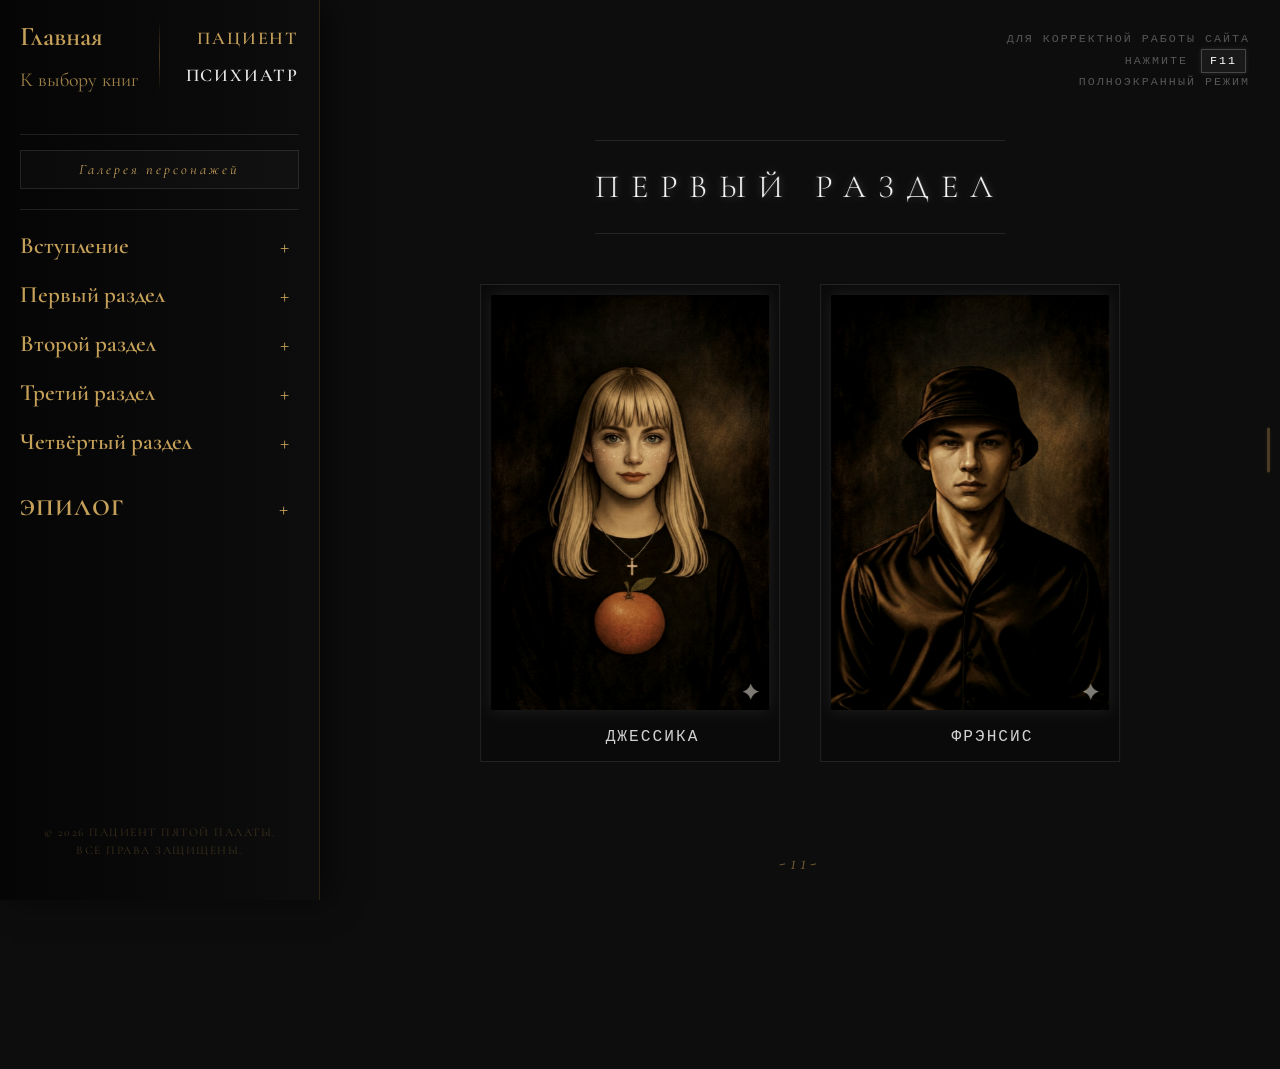
<file: html_1.html>
<!DOCTYPE html>
<html lang="ru">
<head>
<!-- Google tag (gtag.js) -->
<script async src="https://www.googletagmanager.com/gtag/js?id=G-QPC8KW5WGG"></script>
<script>
  window.dataLayer = window.dataLayer || [];
  function gtag(){dataLayer.push(arguments);}
  gtag('js', new Date());

  gtag('config', 'G-QPC8KW5WGG');
</script>
    <meta charset="UTF-8">
    <meta name="viewport" content="width=device-width, initial-scale=1.0">
    <title>ВЛВН — Раздел I</title>
    <link href="https://fonts.googleapis.com/css2?family=Cormorant+Garamond:ital,wght@0,400;0,600;0,700;1,400;1,600&family=Great+Vibes&display=swap" rel="stylesheet">
    <link rel="stylesheet" href="style.css">
</head>

<body class="theme-patient" data-offset="10">

    <div id="screen-content" class="screen active" style="opacity: 1;">
        
        <div id="mobile-menu-btn" class="mobile-menu-btn">
            <span></span><span></span><span></span>
        </div>
        
<div class="f11-hint" id="fullscreen-btn">
    ДЛЯ КОРРЕКТНОЙ РАБОТЫ САЙТА<br>
    НАЖМИТЕ <span class="f11-key">F11</span><br>
    ПОЛНОЭКРАННЫЙ РЕЖИМ
</div>

<aside class="sidebar elegant-sidebar">
<div class="sidebar-top-panel">
    
    <div class="sidebar-nav-col">
        <div class="nav-link main-link" id="btn-to-main-landing">
            Главная
        </div>
        <div class="nav-link sub-link" id="btn-back-to-menu">
            К выбору книг
        </div>
    </div>

    <div class="sidebar-divider"></div>

    <div class="sidebar-theme-col">
        <span class="theme-option active" id="theme-patient">Пациент</span>
        <span class="theme-option" id="theme-doctor">Психиатр</span>
    </div>

</div>

    <hr class="nav-divider">

    <div class="sidebar-gallery">
        <div class="gallery-btn old-money-btn" id="open-gallery">
            Галерея персонажей
        </div>
    </div>

    <hr class="nav-divider">
    
 <nav class="bookmarks">
        <ul class="chapter-list staircase-accordion">
            
            <li class="accordion-item">
                <div class="accordion-header">Вступление <span class="accordion-icon">+</span></div>
                <ul class="submenu-list">
                    <li data-file="html_0.html" data-target="0">Дневник Джессики</li>
                    <li data-file="html_0.html" data-target="3">Действующие лица</li>
                    <li data-file="html_0.html" data-target="8">Места</li>
                    <li data-file="html_0.html" data-target="9">Пролог</li>
                </ul>
            </li>
            
            <li class="accordion-item">
                <div class="accordion-header">Первый раздел <span class="accordion-icon">+</span></div>
                <ul class="submenu-list">
            
        <li class="accordion-item">
            <div class="accordion-header">Глава 1. Amour <span class="accordion-icon">+</span></div>
            <ul class="submenu-list">
                
                <li class="accordion-item">
                    <div class="accordion-header">1/3 💎 Идеальный экземпляр<span class="accordion-icon">+</span></div>
                    <ul class="submenu-list">
                        <li data-file="html_1.html" data-target="11">04.09.2019. Wednesday. Ассоциации </li>
                        <li data-file="html_1.html" data-target="15">06.09.2019. Friday. Младшие и старшие</li>
                        <li data-file="html_1.html" data-target="19">08.09.2019. Sunday. Первая неделя</li>
                    </ul>
                </li> <li class="accordion-item">
                    <div class="accordion-header">2/3 Психиатр и Батюшка<span class="accordion-icon">+</span></div>
                    <ul class="submenu-list">
                        <li data-file="html_1.html" data-target="21">09.09.2019. Monday. Удар в пах</li>
                        <li data-file="html_1.html" data-target="23">09.09.2019. Monday. Чужая история</li>
                        <li data-file="html_1.html" data-target="26">09.09.2019. Monday. На шаг ближе</li>
                        <li data-file="html_1.html" data-target="28">12.09.2019. Thursday. Школьные выборы</li>
                        <li data-file="html_1.html" data-target="31">14.09.2019. Saturday. 📋 Сеанс №6</li>
                        <li data-file="html_1.html" data-target="36">15.09.2019. Sunday. Неугодная молитва</li> 
                    </ul>
  </li> <li class="accordion-item">
                    <div class="accordion-header">3/3 Оставьте всё вот так<span class="accordion-icon">+</span></div>
                    <ul class="submenu-list">
                        <li data-file="html_1.html" data-target="39">17.09.2019. Tuesday. Поклонник</li>
                        <li data-file="html_1.html" data-target="42">17.09.2019. Tuesday. Никакой ревности</li>
                        <li data-file="html_1.html" data-target="44">20.09.2019. Friday. Мокрая</li>
                        <li data-file="html_1.html" data-target="48">24.09.2019. Tuesday. Собственный голос</li>
                        <li data-file="html_1.html" data-target="51">27.09.2019. Friday. …под деревом</li>
                        <li data-file="html_1.html" data-target="54">30.09.2019. Monday.</li>
                        <li data-file="html_1.html" data-target="55">Последняя запись за сентябрь</li>
                    </ul>
                </li> </ul>
       </li> <li class="accordion-item">
            <div class="accordion-header">Глава 2. На грани <span class="accordion-icon">+</span></div>
            <ul class="submenu-list">
                
                <li class="accordion-item">
                    <div class="accordion-header">1/4 🍊 Мандарин<span class="accordion-icon">+</span></div>
                    <ul class="submenu-list">
                        <li data-file="html_1.html" data-target="56">30.09.2019. Monday. Буратино</li>
                        <li data-file="html_1.html" data-target="57">01.10.2019. Tuesday. Витаминка</li>
                        <li data-file="html_1.html" data-target="60">02.10.2019. Wednesday. Замена</li>
                        <li data-file="html_1.html" data-target="62">03.10.2019. Thursday. Агилера</li>
                        <li data-file="html_1.html" data-target="64">4–7.10.2019. Другая реальность</li>
                        <li data-file="html_1.html" data-target="67">07-08.10.2019. Поздравление</li>
                        <li data-file="html_1.html" data-target="69">9–10.10.2019. Возвращение</li>
                    </ul>
                </li>

                <li class="accordion-item">
                    <div class="accordion-header">2/4 Анекдот<span class="accordion-icon">+</span></div>
                    <ul class="submenu-list">
                        <li data-file="html_1.html" data-target="71">11.10.2019. Friday. Неофициальные отношения</li>
                        <li data-file="html_1.html" data-target="73">11.10.2019. Friday. Дженнифер</li>
                        <li data-file="html_1.html" data-target="75">12.10.2019. Saturday. 📋 Сеанс №7</li>
                        <li data-file="html_1.html" data-target="80">12.10.2019. Saturday. Радикальные методы</li>
                        <li data-file="html_1.html" data-target="84">12.10.2019. Saturday. План</li>
                    </ul>
                </li>

<li class="accordion-item">
                    <div class="accordion-header">3/4 ✍️ Инструкция по чтению<span class="accordion-icon">+</span></div>
                    <ul class="submenu-list">
                        <li data-file="html_1.html" data-target="86">14.10.2019. Monday. 📖 Клиффхэнгер</li>
                        <li data-file="html_1.html" data-target="89">15.10.2019. Tuesday. Всё нормально</li>
                        <li data-file="html_1.html" data-target="90">16.10.2019. Wednesday. До самого окна</li>
                        <li data-file="html_1.html" data-target="95">17.10.2019. Thursday. Безумие</li>
                        <li data-file="html_1.html" data-target="102">18.10.2019. Friday. 📖 Твист</li>
                        <li data-file="html_1.html" data-target="105">19.10.2019. Saturday. 📋 Сеанс №8</li>
                        <li data-file="html_1.html" data-target="109">Из архива доктора Морган Браун. Клинические Заметки.</li>
                    </ul>
                </li>

                <li class="accordion-item">
                    <div class="accordion-header">4/4 Выстрел себе в ногу<span class="accordion-icon">+</span></div>
                    <ul class="submenu-list">
                        <li data-file="html_1.html" data-target="110">20.10.2019. Sunday. Новая баночка</li>
                        <li data-file="html_1.html" data-target="111">22.10.2019. Tuesday. Тема урока</li>
                        <li data-file="html_1.html" data-target="113">23.10.2019. Wednesday. Новые стандарты</li>
                        <li data-file="html_1.html" data-target="117">24.10.2019. Thursday. Пацанская солидарность</li>
                        <li data-file="html_1.html" data-target="119">24.10.2019. Thursday. Свидетелей нет</li>
                        <li data-file="html_1.html" data-target="120">25.10.2019. Friday. Бывшая подружка</li>
                        <li data-file="html_1.html" data-target="124">25.10.2019. Friday. Не такая дискотека</li>
                        <li data-file="html_1.html" data-target="127">25.10.2019. Friday. Звоночек. Не на урок</li>
                        <li data-file="html_1.html" data-target="130">25.10.2019. Friday. Другие препараты</li>
                    </ul>
                </li>

                <li data-file="html_1.html" data-target="131" style="margin-top: 10px; padding-left: 15px;">15.02.2030. Запись №1</li>

</ul> 
</li> 
</ul> 
</li>

<li class="accordion-item">
                <div class="accordion-header">Второй раздел <span class="accordion-icon">+</span></div>
                <ul class="submenu-list">
                    
                    <li class="accordion-item">
                        <div class="accordion-header">Глава 3. Голая невесомость <span class="accordion-icon">+</span></div>
                        <ul class="submenu-list">
                            
                            <li class="accordion-item">
                                <div class="accordion-header">1/5 В мусорной корзине <span class="accordion-icon">+</span></div>
                                <ul class="submenu-list">
                                    <li data-file="html_2.html" data-target="133">25.10.2019. Friday. Жива</li>
                                    <li data-file="html_2.html" data-target="135">26.10.2019. Saturday. Мандарины</li>
                                </ul>
                            </li>

                            <li class="accordion-item">
                                <div class="accordion-header">2/5 Джон Вуд <span class="accordion-icon">+</span></div>
                                <ul class="submenu-list">
                                    <li data-file="html_2.html" data-target="141">01.11.2019. Friday. Красивый мальчик</li>
                                    <li data-file="html_2.html" data-target="149">01.11.2019. Friday. Баскетбол и танцы</li>
                                    <li data-file="html_2.html" data-target="156">01.11.2019. Friday. Деньги не пахнут</li>
                                    <li data-file="html_2.html" data-target="159">02.11.2019. Saturday. Красивая девочка</li>
                                </ul>
                            </li>

                            <li class="accordion-item">
                                <div class="accordion-header">3/5 Дженнифер Холстен <span class="accordion-icon">+</span></div>
                                <ul class="submenu-list">
                                    <li data-file="html_2.html" data-target="161">03.11.2019. Sunday. «Отличные новости»</li>
                                    <li data-file="html_2.html" data-target="163">04.11.2019. Monday. Пуговица</li>
                                </ul>
                            </li>

                            <li class="accordion-item">
                                <div class="accordion-header">4/5 Фрэнсис Джексон <span class="accordion-icon">+</span></div>
                                <ul class="submenu-list">
                                    <li data-file="html_2.html" data-target="166">05.11.2019. Tuesday. Запретный плод</li>
                                    <li data-file="html_2.html" data-target="169">06.11.2019. Wednesday. Туман</li>
                                    <li data-file="html_2.html" data-target="171">06.11.2019. Wednesday. Кабинет офтальмолога</li>
                                    <li data-file="html_2.html" data-target="174">07.11.2019. Thursday. Без глаз</li>
                                    <li data-file="html_2.html" data-target="176">08.11.2019. Friday. Темно</li>
                                    <li data-file="html_2.html" data-target="179">08.11.2019. Friday. Директ смс</li>
                                    <li data-file="html_2.html" data-target="182">09.11.2019. Saturday. Метиловый спирт</li>
                                    <li data-file="html_2.html" data-target="185">09.11.2019. Saturday. Гадкий утёнок</li>
                                    <li data-file="html_2.html" data-target="190">10.11.2019. Sunday. Скарлетт</li>
                                </ul>
                            </li>
<li class="accordion-item">
    <div class="accordion-header">5/5 Джессика Нолан <span class="accordion-icon">+</span></div>
    <ul class="submenu-list">
        <li data-file="html_2.html" data-target="193">Без даты</li>
        <li data-file="html_2.html" data-target="194">08.11.2019. Выписка</li>
        <li data-file="html_2.html" data-target="195">11.11.2019. Monday. Даже не прошлое</li>
        <li data-file="html_2.html" data-target="196">12.11.2019. Tuesday. Иммунитет</li>
        <li data-file="html_2.html" data-target="197">16.11.2019. Saturday. 📋 Сеанс №9</li>
        <li data-file="html_2.html" data-target="202">17.11.2019. Sunday. Ржавый парк</li>
        <li data-file="html_2.html" data-target="205">18.11.2019. Monday. Невозможно</li>
        <li data-file="html_2.html" data-target="206">19.11.2019. Tuesday. Оковы сняты</li>
        <li data-file="html_2.html" data-target="208">20.11.2019. Wednesday. Обеденный перерыв</li>
        <li data-file="html_2.html" data-target="213">21.11.2019. Thursday. Осуждение</li>
        <li data-file="html_2.html" data-target="216">22.11.2019. Friday. По старой схеме</li>
        <li data-file="html_2.html" data-target="217">22.11.2019. Friday. Нотации Моники</li>
        <li data-file="html_2.html" data-target="219">24.11.2019. Sunday. Фотографии</li>
        <li data-file="html_2.html" data-target="221">25.11.2019. Monday. Выводы</li>
</ul>
                            </li>
                        </ul> </li> <li class="accordion-item">
                        <div class="accordion-header">Глава 4. 🔞 Её <span class="accordion-icon">+</span></div>
                        <ul class="submenu-list">
                            
                            <li class="accordion-item">
                                <div class="accordion-header">1/5 Альба / Элиза Солбейн / Диана Кроуфорд <span class="accordion-icon">+</span></div>
                                <ul class="submenu-list">
                                    <li data-file="html_2.html" data-target="228">30.11.2019. Saturday. 15-й день рождения Альбы</li>
                                    <li data-file="html_2.html" data-target="233">30.11.2019. Saturday. 📖 Игра в мафию. Правила</li>
                                    <li data-file="html_2.html" data-target="239">30.11.2019. Saturday. 📖 Игра в мафию. Первая игра</li>
                                    <li data-file="html_2.html" data-target="240">30.11.2019. Saturday. 📖 Игра в мафию. Вторая игра</li>
                                    <li data-file="html_2.html" data-target="241">30.11.2019. Saturday. 📖 Игра в мафию. Третья игра</li>
                                    <li data-file="html_2.html" data-target="243">30.11.2019. Saturday. Различный интерес</li>
                                </ul>
                            </li>

                            <li class="accordion-item">
                                <div class="accordion-header">2/5 Вероника, Ричард, Глен, Джулия, Мелисса <span class="accordion-icon">+</span></div>
                                <ul class="submenu-list">
                                    <li data-file="html_2.html" data-target="246">02.12.2019. Monday. Какие-то чудесные очки</li>
                                    <li data-file="html_2.html" data-target="253">03.12.2019. Tuesday. Свечи</li>
                                    <li data-file="html_2.html" data-target="255">03.12.2019. Tuesday. Ай, Кун, и тянки</li>
                                    <li data-file="html_2.html" data-target="258">04.12.2019. Wednesday. Водные процедуры</li>
                                    <li data-file="html_2.html" data-target="260">07.12.2019. Saturday. Найденные записи</li>
                                    <li data-file="html_2.html" data-target="263">09.12.2019. Monday. Иерархия</li>
                                    <li data-file="html_2.html" data-target="265">13.12.2019. Friday. 📖 Фокализация</li>
                                </ul>
                            </li>

                            <li class="accordion-item">
                                <div class="accordion-header">3/5 🎭 Новогодний фэйл <span class="accordion-icon">+</span></div>
                                <ul class="submenu-list">
                                    <li data-file="html_2.html" data-target="270">14.12.2019. Saturday. 📋 Сеанс №12</li>
                                    <li data-file="html_2.html" data-target="274">15.12.2019. Monday. Стационар</li>
                                    <li data-file="html_2.html" data-target="276">17.12.2019. Tuesday. Репетиции</li>
                                    <li data-file="html_2.html" data-target="280">21.12.2019. Saturday. Дура</li>
                                    <li data-file="html_2.html" data-target="283">25.12.2019. Wednesday. Приглашение</li>
                                    <li data-file="html_2.html" data-target="287">25.12.2019. Wednesday. Запрещаю</li>
                                    <li data-file="html_2.html" data-target="290">25.12.2019. Wednesday. Выступление</li>
                                    <li data-file="html_2.html" data-target="294">25.12.2019. Wednesday. Отмена</li>
                                </ul>
                            </li>

                            <li class="accordion-item">
                                <div class="accordion-header">4/5 🎂 День рождения Фрэнсиса <span class="accordion-icon">+</span></div>
                                <ul class="submenu-list">
                                    <li data-file="html_2.html" data-target="300">26.12.2019. Thursday. Подготовка к празднику</li>
                                    <li data-file="html_2.html" data-target="303">26.12.2019. Thursday. А вот и ОНА</li>
                                    <li data-file="html_2.html" data-target="307">26.12.2019. Thursday. Пьём</li>
                                    <li data-file="html_2.html" data-target="311">26.12.2019. Thursday. Зеркало и Я</li>
                                    <li data-file="html_2.html" data-target="316">**.**.20**. Thursday. Двойная игра</li>
                                    <li data-file="html_2.html" data-target="317">26.12.2019. Thursday. Пьём дальше</li>
                                    <li data-file="html_2.html" data-target="319">26.12.2019. Thursday. Бонни и Клайд</li>
                                    <li data-file="html_2.html" data-target="321">26-27.12.2019. Полночь. Нараспашку</li>
                                    <li data-file="html_2.html" data-target="324">26-27.12.2019. Полночь. Её</li>
                                    <li data-file="html_2.html" data-target="325">27.12.2019. Friday. Мой подарок</li>
                                </ul>
                            </li>
<li class="accordion-item">
                                <div class="accordion-header">5/5 Аноним <span class="accordion-icon">+</span></div>
                                <ul class="submenu-list">
                                    <li data-file="html_2.html" data-target="327">27.12.2019. Friday. Громко</li>
                                    <li data-file="html_2.html" data-target="330">27.12.2019. Friday. Холод по коже</li>
                                    <li data-file="html_2.html" data-target="332">27.12.2019. Friday. Перегар</li>
                                    <li data-file="html_2.html" data-target="336">27-28.12.2019. Слив</li>
                                </ul>
                            </li>
                        </ul> </li> <li class="accordion-item">
                        <div class="accordion-header">Глава 5. ♾️ Ловушка <span class="accordion-icon">+</span></div>
                        <ul class="submenu-list">
                            
                            <li class="accordion-item">
                                <div class="accordion-header">1/5 Красные/Чёрные <span class="accordion-icon">+</span></div>
                                <ul class="submenu-list">
                                                                     <li data-file="html_2.html" data-target="341">🎩 Альба — Дженнифер</li>
                                    <li data-file="html_2.html" data-target="345">🎩 Альба — Диана</li>
                                    <li data-file="html_2.html" data-target="349">28.12.2019. Saturday. Ричард и Глен</li>
                                    <li data-file="html_2.html" data-target="350">28.12.2019. Saturday. Мелисса и подруги. Район Инда...</li>
                                    <li data-file="html_2.html" data-target="351">🎩 Альба — Лиззи</li>
                                    <li data-file="html_2.html" data-target="354">🎩 Альба — Марго</li>
                                </ul>
                            </li>

                            <li class="accordion-item">
                                <div class="accordion-header">2/5 Затишье <span class="accordion-icon">+</span></div>
                                <ul class="submenu-list">
                                    <li data-file="html_2.html" data-target="356">28.12.2019. Saturday. Глазки</li>
                                    <li data-file="html_2.html" data-target="359">28.12.2019. Saturday. На часах время: отпустить</li>
                                    <li data-file="html_2.html" data-target="362">29.12.2019. Sunday. Квартира сестер</li>
                                    <li data-file="html_2.html" data-target="364">30.12.2019. Monday. Поддержка</li>
                                </ul>
                            </li>

                            <li class="accordion-item">
                                <div class="accordion-header">3/5 Конфронтация <span class="accordion-icon">+</span></div>
                                <ul class="submenu-list">
                                    <li data-file="html_2.html" data-target="366">31.12.2019. Tuesday. Прямой эфир</li>
                                    <li data-file="html_2.html" data-target="369">31.12.2019. Tuesday. Доставка</li>
                                    <li data-file="html_2.html" data-target="373">31.12.2019. Tuesday. Кукушка надела капюшон</li>
                                    <li data-file="html_2.html" data-target="375">31.12.2019. Tuesday. Приготовление</li>
                                    <li data-file="html_2.html" data-target="377">31.12.2019. Tuesday. Операция «Ничего особенного»</li>
                                    <li data-file="html_2.html" data-target="381">31.12.2019. Tuesday. Снежная тишина</li>
                                    <li data-file="html_2.html" data-target="382">31.12.2019. Tuesday. 🎩 Пятая игра в мафию</li>
                                </ul>
                            </li>

                            <li class="accordion-item">
                                <div class="accordion-header">4/5 Из ярости в изнанку <span class="accordion-icon">+</span></div>
                                <ul class="submenu-list">
                                    <li data-file="html_2.html" data-target="390">31.12.2019. Tuesday. Выход из игры</li>
                                    <li data-file="html_2.html" data-target="394">31.12.2019. Tuesday. Прогресс</li>
                                    <li data-file="html_2.html" data-target="395">31.12.2019. Tuesday. Осколки на мандарины</li>
                                    <li data-file="html_2.html" data-target="399">01.01.2020. Tuesday. Чужое счастье</li>
                                    <li data-file="html_2.html" data-target="401">01.01.2020. Wednesday. Между двумя</li>
                                    <li data-file="html_2.html" data-target="404">01.01.2020. Wednesday. Ванная комната</li>
                                    <li data-file="html_2.html" data-target="406">01.01.2020. Wednesday. Минус две души</li>
                                </ul>
                            </li>

                            <li class="accordion-item">
                                <div class="accordion-header">5/5 Всё только начинается <span class="accordion-icon">+</span></div>
                                <ul class="submenu-list">
                                    <li data-file="html_2.html" data-target="410">01.01.2020. Wednesday. Фемида</li>
                                </ul>
                            </li>

                        </ul> </li> </ul> </li>


<li class="accordion-item">
    <div class="accordion-header">Третий раздел<span class="accordion-icon">+</span></div>
    <ul class="submenu-list">
        
        <li class="accordion-item">
            <div class="accordion-header">Глава 6. Инверсия <span class="accordion-icon">+</span></div>
            <ul class="submenu-list">
                
                <li class="accordion-item">
                    <div class="accordion-header">1/8 👥 Сёстры <span class="accordion-icon">+</span></div>
                    <ul class="submenu-list">
                        <li data-file="3.html" data-target="410">01.01.2020. Wednesday. Бартон</li>
                        <li data-file="3.html" data-target="6-1-2">02.01.2020. Thursday. План разрушения</li>
                        <li data-file="3.html" data-target="6-1-3">02.01.2020. Thursday. Фу</li>
                        <li data-file="3.html" data-target="6-1-4">02.01.2020. Thursday. Тревога</li>
                    </ul>
                </li>

                <li class="accordion-item">
                    <div class="accordion-header">2/8 Две полоски <span class="accordion-icon">+</span></div>
                    <ul class="submenu-list">
                        <li data-file="3.html" data-target="6-2-1">04.01.2020. Saturday. Не твоё дело</li>
                        <li data-file="3.html" data-target="6-2-2">04.01.2020. Saturday. Я знаю пароль</li>
                        <li data-file="3.html" data-target="6-2-3">04.01.2020. Saturday. Разбитый телефон</li>
                        <li data-file="3.html" data-target="6-2-4">05.01.2020. Sunday. Незапланированное отцовство</li>
                        <li data-file="3.html" data-target="6-2-5">05.01.2020. Sunday. Треугольник</li>
                        <li data-file="3.html" data-target="6-2-6">05.01.2020. Sunday. Тошнота</li>
                        <li data-file="3.html" data-target="6-2-7">05.01.2020. Sunday. «4ever bitches»</li>
                    </ul>
                </li>

                <li class="accordion-item">
                    <div class="accordion-header">3/8 🧛 Ф <span class="accordion-icon">+</span></div>
                    <ul class="submenu-list">
                        <li data-file="3.html" data-target="6-3-1">05.01.2020. Sunday. Желание</li>
                        <li data-file="3.html" data-target="6-3-2">05.01.2020. Sunday. Диаманты</li>
                        <li data-file="3.html" data-target="6-3-3">06.01.2020. Monday. Ирония судьбы</li>
                        <li data-file="3.html" data-target="6-3-4">06.01.2020. Monday. Подруги</li>
                        <li data-file="3.html" data-target="6-3-5">06.01.2020. Monday. Извинения</li>
                        <li data-file="3.html" data-target="6-3-6">06.01.2020. Monday. Игра в кошки мышки</li>
                        <li data-file="3.html" data-target="6-3-7">07.01.2020. Tuesday. Гордость</li>
                        <li data-file="3.html" data-target="6-3-8">08.01.2020. Wednesday. Провод</li>
                        <li data-file="3.html" data-target="6-3-9">08.01.2020. Wednesday. 24 часа</li>
                    </ul>
                </li>

                <li class="accordion-item">
                    <div class="accordion-header">4/8 Время истекло <span class="accordion-icon">+</span></div>
                    <ul class="submenu-list">
                        <li data-file="3.html" data-target="6-4-1">09.01.2020. Thursday. Имя</li>
                        <li data-file="3.html" data-target="6-4-2">09.01.2020. Thursday. Слив</li>
                    </ul>
                </li>

                <li class="accordion-item">
                    <div class="accordion-header">5/8 Три круга ада <span class="accordion-icon">+</span></div>
                    <ul class="submenu-list">
                        <li data-file="3.html" data-target="6-5-1">09.01.2020. Thursday. Горячие головы</li>
                        <li data-file="3.html" data-target="6-5-2">09.01.2020. Thursday. Как дела?</li>
                        <li data-file="3.html" data-target="6-5-3">10.01.2020. Friday. Опрос</li>
                        <li data-file="3.html" data-target="6-5-4">10.01.2020. Friday. Допрос</li>
                    </ul>
                </li>

                <li class="accordion-item">
                    <div class="accordion-header">6/8 33.33% <span class="accordion-icon">+</span></div>
                    <ul class="submenu-list">
                        <li data-file="3.html" data-target="6-6-1">10.01.2020. Friday. Отсутствие алиби</li>
                        <li data-file="3.html" data-target="6-6-2">10.01.2020. Friday. Время сказать</li>
                        <li data-file="3.html" data-target="6-6-3">11.01.2020. Saturday. Автобус</li>
                        <li data-file="3.html" data-target="6-6-4">11.01.2020. Saturday. Ещё раз — мафия</li>
                    </ul>
                </li>

                <li class="accordion-item">
                    <div class="accordion-header">7/8 🔞 Объятия <span class="accordion-icon">+</span></div>
                    <ul class="submenu-list">
                        <li data-file="3.html" data-target="6-7-1">11.01.2020. Saturday. Сеанс №13</li>
                        <li data-file="3.html" data-target="6-7-2">11.01.2020. Saturday. Безжалостная</li>
                        <li data-file="3.html" data-target="6-7-3">**.**.202*. Sunday. Мой ребенок</li>
                    </ul>
                </li>

                <li class="accordion-item">
                    <div class="accordion-header">8/8 Третий — не лишний <span class="accordion-icon">+</span></div>
                    <ul class="submenu-list">
                        <li data-file="3.html" data-target="6-8-1">13.01.2020. Monday. Новенький</li>
                        <li data-file="3.html" data-target="6-8-2">13.01.2020. Monday. Методы Шерлока</li>
                        <li data-file="3.html" data-target="6-8-3">14.01.2020. Tuesday. Фото на память</li>
                    </ul>
                </li>

<li data-file="3.html" data-target="42" style="margin-top: 10px; padding-left: 15px; cursor: pointer; list-style: none;">
                    15.02.2030. Запись №2
                </li>
            </ul>
        </li>

<li class="accordion-item">
    <div class="accordion-header">Глава 7. Наизнанку <span class="accordion-icon">+</span></div>
    <ul class="submenu-list">
        
        <li class="accordion-item">
            <div class="accordion-header">Подглава 1. Кристиан/Фрэнсис <span class="accordion-icon">+</span></div>
            <ul class="submenu-list">
                
                <li class="accordion-item">
                    <div class="accordion-header">1/10 Кристиан Стивенсон. Цепная реакция <span class="accordion-icon">+</span></div>
                    <ul class="submenu-list">
                        <li data-file="3.html" data-target="7-1-1-1">15.01.2020. Wednesday. Человек под дождём</li>
                        <li data-file="3.html" data-target="7-1-1-2">15.01.2020. Wednesday. Переписочки</li>
                        <li data-file="3.html" data-target="7-1-1-3">16.01.2020. Thursday. Физика</li>
                        <li data-file="3.html" data-target="7-1-1-4">16.01.2020. Tuesday. Тактика</li>
                        <li data-file="3.html" data-target="7-1-1-5">17.01.2020. Friday. Группа поддержки</li>
                        <li data-file="3.html" data-target="7-1-1-6">17.01.2020. Friday. Моника</li>
                        <li data-file="3.html" data-target="7-1-1-7">17.01.2020. Friday. Не вывожу</li>
                        <li data-file="3.html" data-target="7-1-1-8">18.01.2020. Saturday. Апельсинки и Кошечки</li>
                        <li data-file="3.html" data-target="7-1-1-9">18.01.2020. Saturday. Лайв</li>
                    </ul>
                </li>

                <li class="accordion-item">
                    <div class="accordion-header">2/10 Элиза Солбейн. Альба всё расскажет <span class="accordion-icon">+</span></div>
                    <ul class="submenu-list">
                        <li data-file="3.html" data-target="7-1-2-1">18.01.2020. Saturday. Лиззи</li>
                        <li data-file="3.html" data-target="7-1-2-2">18.01.2020. Saturday. Проба</li>
                    </ul>
                </li>

                <li class="accordion-item">
                    <div class="accordion-header">3/10 Ещё одна попытка <span class="accordion-icon">+</span></div>
                    <ul class="submenu-list">
                        <li data-file="3.html" data-target="7-1-3-1">19.01.2020. Sunday. Капитан команды</li>
                        <li data-file="3.html" data-target="7-1-3-2">19.01.2020. Sunday. Испорченное свидание</li>
                        <li data-file="3.html" data-target="7-1-3-3">19.01.2020. Sunday. Ещё один разговор</li>
                        <li data-file="3.html" data-target="7-1-3-4">20.01.2020. Monday. Не такая</li>
                        <li data-file="3.html" data-target="7-1-3-5">20.01.2020. Monday. Без пары</li>
                        <li data-file="3.html" data-target="7-1-3-6">20.01.2020. Monday. Последняя в списке нужных</li>
                        <li data-file="3.html" data-target="7-1-3-7">20.01.2020. Monday. Погром</li>
                        <li data-file="3.html" data-target="7-1-3-8">20.01.2020. Monday. Опрос</li>
                        <li data-file="3.html" data-target="7-1-3-9">20.01.2020. Monday. Совесть</li>
                    </ul>
                </li>

<li class="accordion-item">
    <div class="accordion-header">4/10 Человек за дверью <span class="accordion-icon">+</span></div>
    <ul class="submenu-list">
        <li data-file="3.html" data-target="7-1-4-1">21.01.2020. Tuesday. Папочка Ф</li>
        <li data-file="3.html" data-target="7-1-4-2">21.01.2020. Tuesday. Пара</li>
        <li data-file="3.html" data-target="7-1-4-3">21.01.2020. Tuesday. Нож в спину</li>
        <li data-file="3.html" data-target="7-1-4-4">21.01.2020. Tuesday. Рыба</li>
        <li data-file="3.html" data-target="7-1-4-5">21.01.2020. Tuesday. Колледж в Престоне</li>
    </ul>
</li>

<li class="accordion-item">
    <div class="accordion-header">5/10 Жестокая справедливость <span class="accordion-icon">+</span></div>
    <ul class="submenu-list">
        <li data-file="3.html" data-target="7-1-5-1">22.01.2020. Wednesday. Фрэнсис без пары</li>
        <li data-file="3.html" data-target="7-1-5-2">22.01.2020. Wednesday. Танец</li>
        <li data-file="3.html" data-target="7-1-5-3">22.01.2020. Wednesday. Прогулка между строк</li>
        <li data-file="3.html" data-target="7-1-5-4">23.01.2020. Thursday. На глазах учителя</li>
        <li data-file="3.html" data-target="7-1-5-5">24.01.2020. Friday. Блёстки</li>
        <li data-file="3.html" data-target="7-1-5-6">24.01.2020. Friday. Хрупкая дружба</li>
        <li data-file="3.html" data-target="7-1-5-7">25.01.2020. Saturday. Сеанс №14</li>
        
        <li data-file="3.html" data-target="7-1-5-arch" style="margin: 5px 0; padding-left: 15px; cursor: pointer; list-style: none; font-style: italic;">
            📁 Из архива психиатра Морган Браун
        </li>

        <li data-file="3.html" data-target="7-1-5-8">26.01.2020. Saturday. Игрок. Фьючер</li>
    </ul>
</li>

<li class="accordion-item">
    <div class="accordion-header">6/10 Манипуляция <span class="accordion-icon">+</span></div>
    <ul class="submenu-list">
        <li data-file="3.html" data-target="7-1-6-1">27.01.2020. Monday. Остаться после урока</li>
        <li data-file="3.html" data-target="7-1-6-2">28.01.2020. Tuesday. Тест</li>
        <li data-file="3.html" data-target="7-1-6-3">28.01.2020. Tuesday. Ревность</li>
        <li data-file="3.html" data-target="7-1-6-4">29.01.2020. Wednesday. Написанная история</li>
        <li data-file="3.html" data-target="7-1-6-5">30.01.2020. Thursday. Жемчужина в тени</li>
        <li data-file="3.html" data-target="7-1-6-6">31.01.2020. Friday. Выбор</li>
        <li data-file="3.html" data-target="7-1-6-7">31.01.2020. Friday. Игра на вылет</li>
    </ul>
</li>

<li class="accordion-item">
    <div class="accordion-header">7/10 Приговор <span class="accordion-icon">+</span></div>
    <ul class="submenu-list">
        <li data-file="3.html" data-target="7-1-7-1">01.02.2020. Saturday. Удача на стороне магии</li>
        <li data-file="3.html" data-target="7-1-7-2">02.02.2020. Sunday. Кошечки</li>
        <li data-file="3.html" data-target="7-1-7-3">02.02.2020. Sunday. Возвращение Фьючера</li>
        <li data-file="3.html" data-target="7-1-7-4">02.02.2020. Sunday. В презервативе</li>
        <li data-file="3.html" data-target="7-1-7-5">03.02.2020. Monday. Сосед</li>
    </ul>
</li>

<li class="accordion-item">
    <div class="accordion-header">8/10 Имя отца <span class="accordion-icon">+</span></div>
    <ul class="submenu-list">
        <li data-file="3.html" data-target="7-1-8-1">03.02.2020. Monday. Невозможная симпатия</li>
        <li data-file="3.html" data-target="7-1-8-2">03.02.2020. Monday. Новая дружба</li>
        <li data-file="3.html" data-target="7-1-8-3">04.02.2020. Tuesday. Сбор против венерических заболеваний</li>
        <li data-file="3.html" data-target="7-1-8-4">05.02.2020. Wednesday. И снова болезнь</li>
        <li data-file="3.html" data-target="7-1-8-5">05.02.2020. Wednesday. Счастливая</li>
        <li data-file="3.html" data-target="7-1-8-6">06.02.2020. Thursday. Запала</li>
        <li data-file="3.html" data-target="7-1-8-7">07.02.2020. Friday. Неразгаданным</li>
    </ul>
</li>

<li class="accordion-item">
    <div class="accordion-header">9/10 Фарс <span class="accordion-icon">+</span></div>
    <ul class="submenu-list">
        <li data-file="3.html" data-target="7-1-9-1">08.02.2020. Saturday. Сеанс № 15-16</li>
        <li data-file="3.html" data-target="7-1-9-2">08.02.2020. Saturday. Фарс</li>
        <li data-file="3.html" data-target="7-1-9-3">09.02.2020. Sunday. Мелисса</li>
        <li data-file="3.html" data-target="7-1-9-4">09.02.2020. Sunday. Примирение</li>
        <li data-file="3.html" data-target="7-1-9-5">09.02.2020. Sunday. Мечты сбываются</li>
        <li data-file="3.html" data-target="7-1-9-6">09.02.2020. Sunday. Возвращение тётки</li>
    </ul>
</li>

<li class="accordion-item">
    <div class="accordion-header">10/10 📄 Ложный след <span class="accordion-icon">+</span></div>
    <ul class="submenu-list">
        <li data-file="3.html" data-target="7-1-10-1">10.02.2020. Monday. Двойной удар</li>
        <li data-file="3.html" data-target="7-1-10-2">10.02.2020. Monday. Шоколадка</li>
        <li data-file="3.html" data-target="7-1-10-3">11.02.2020. Tuesday. Подозрения</li>
        <li data-file="3.html" data-target="7-1-10-4">12.02.2020. Wednesday. Утренние дебаты</li>
        <li data-file="3.html" data-target="7-1-10-5">12.02.2020. Wednesday. Любовь победила</li>
        <li data-file="3.html" data-target="7-1-10-6">13.02.2020. Thursday. Помоги мне</li>
        <li data-file="3.html" data-target="7-1-10-7">13.02.2020. Thursday. Не вижу смысла</li>
        <li data-file="3.html" data-target="7-1-10-8">13.02.2020. Thursday. Статистика</li>
    </ul>
</li>

<li data-file="3.html" data-target="7-record-3" style="margin-top: 10px; padding-left: 15px; cursor: pointer; list-style: none;">
                    15.02.2030. Запись №3
                </li>

            </ul> </li> 

    </ul> </li> 

    </ul> </li>
    <li class="accordion-item">
    <div class="accordion-header">Четвёртый раздел<span class="accordion-icon">+</span></div>
    <ul class="submenu-list">
        
        <li class="accordion-item">
            <div class="accordion-header">Глава 7. Наизнанку <span class="accordion-icon">+</span></div>
            <ul class="submenu-list">
                
                <li class="accordion-item">
                    <div class="accordion-header">Подглава 2. День влюблённых <span class="accordion-icon">+</span></div>
                    <ul class="submenu-list">
                        <li class="accordion-item">
                            <div class="accordion-header">1/4 Свидетель <span class="accordion-icon">+</span></div>
                            <ul class="submenu-list">
                                <li data-file="4.html" data-target="7-2-1-1">14.02.2020. Friday. Под градусом</li>
                                <li data-file="4.html" data-target="7-2-1-2">14.02.2020. Friday. Больше чем просто друг</li>
                                <li data-file="4.html" data-target="7-2-1-3">14.02.2020. Friday. Свет за школой</li>
                            </ul>
                        </li>
                        <li class="accordion-item">
                            <div class="accordion-header">2/4 Барби этого вечера <span class="accordion-icon">+</span></div>
                            <ul class="submenu-list">
                                <li data-file="4.html" data-target="7-2-2-1">14.02.2020. Friday. Тайны валентинок</li>
                            </ul>
                        </li>
                        <li class="accordion-item">
                            <div class="accordion-header">3/4 Младшая сестра <span class="accordion-icon">+</span></div>
                            <ul class="submenu-list">
                                <li data-file="4.html" data-target="7-2-3-1">14.02.2020. Friday. Медленный танец</li>
                            </ul>
                        </li>
                        <li class="accordion-item">
                            <div class="accordion-header">4/4 Другая любовь <span class="accordion-icon">+</span></div>
                            <ul class="submenu-list">
                                <li data-file="4.html" data-target="7-2-4-1">14.02.2020. Friday. Сговор в коридоре</li>
                                <li data-file="4.html" data-target="7-2-4-2">14.02.2020. Friday. Предвестник</li>
                                <li data-file="4.html" data-target="7-2-4-3">14.02.2020. Friday. Помощь Барби</li>
                                <li data-file="4.html" data-target="7-2-4-4">14.02.2020. Friday. Принцесса и уродец</li>
                                <li data-file="4.html" data-target="7-2-4-5">14.02.2020. Friday. Сцена, которую никто не увидит</li>
                            </ul>
                        </li>
                    </ul>
                </li>

                <li class="accordion-item">
                    <div class="accordion-header">Подглава 3. Маски <span class="accordion-icon">+</span></div>
                    <ul class="submenu-list">
                        <li class="accordion-item">
                            <div class="accordion-header">1/2 Начало <span class="accordion-icon">+</span></div>
                            <ul class="submenu-list">
                                <li data-file="4.html" data-target="7-3-1-1">14.02.2020. Friday. Втроём</li>
                                <li data-file="4.html" data-target="7-3-1-2">14.02.2020. Friday. Мышеловка</li>
                            </ul>
                        </li>
                        <li class="accordion-item">
                            <div class="accordion-header">2/2 конец? <span class="accordion-icon">+</span></div>
                            <ul class="submenu-list">
                                <li data-file="4.html" data-target="7-3-2-1">14.02.2020. Friday. Апогей</li>
                            </ul>
                        </li>
                    </ul>
                </li>

                <li class="accordion-item">
                    <div class="accordion-header">Подглава 4. Срываем ВСЕ маски <span class="accordion-icon">+</span></div>
                    <ul class="submenu-list">
                        <li data-file="4.html" data-target="7-4-1">1/2 Из пепла</li>
                        <li data-file="4.html" data-target="7-4-2">2/2 Взрыв всего вулкана</li>
                    </ul>
                </li>

                <li class="accordion-item">
                    <div class="accordion-header">Подглава 5. Выжившие <span class="accordion-icon">+</span></div>
                    <ul class="submenu-list">
                        <li data-file="4.html" data-target="7-5-1">17.02.2020. Monday. Обнаженные стены</li>
                    </ul>
                </li>
            </ul>
        </li>

        <li class="accordion-item">
            <div class="accordion-header">Глава 8. АРТЕФАКТ <span class="accordion-icon">+</span></div>
            <ul class="submenu-list">
                <li data-file="4.html" data-target="8-1">1/3 03.06.2020 Глядя назад</li>
                <li data-file="4.html" data-target="8-2">2/3 18.06.2020 Тайна очков</li>
                <li data-file="4.html" data-target="8-3">3/3 25.06.2020 Выпускной</li>
            </ul>
        </li>

</ul> </li> <li class="accordion-item" style="margin-top: 25px;">
    <div class="accordion-header" style="font-weight: bold; text-transform: uppercase; letter-spacing: 1px;">
        ЭПИЛОГ <span class="accordion-icon">+</span>
    </div>
    <ul class="submenu-list">
        <li data-file="4.html" data-target="about-trilogy" style="cursor: pointer;">
            О трилогии
        </li>
        
        <li data-file="4.html" data-target="epilogue-4" style="margin-top: 10px; cursor: pointer;">
            26.06.2030. Запись №4
        </li>
            </ul>
        </li>
    </ul> </nav> <div class="sidebar-footer">
    <div class="copyright-text">
        © 2026 Пациент пятой палаты.<br>Все права защищены.
    </div>
</div>

</aside>

        <div class="book-viewport">
            <div class="click-zone zone-left" id="zone-prev" title="Предыдущая страница"></div>
            <div class="click-zone zone-right" id="zone-next" title="Следующая страница"></div>
            
            <div id="page-counter" class="page-counter"></div>
            
            <div class="art-book-container" id="pages-wrapper">
                
<div class="page active">
    <div class="chapter-header" style="margin-top: 12vh; border-bottom: none;">
        
        <h2 class="section-title">Первый раздел</h2>

        <div class="duo-cover-wrapper">
            <div class="section-cover-container">
                <img src="cover-1.webp" alt="Джессика" class="section-cover-art">
                <p class="cover-caption">Джессика</p>
            </div>
            <div class="section-cover-container">
                <img src="cover-2.webp" alt="Фрэнсис" class="section-cover-art">
                <p class="cover-caption">Фрэнсис</p>
            </div>
        </div>

    </div>
</div>

  <div class="page">
        <div class="chapter-header">
            <h3>Глава 1. 💘 Amour</h3>
            <h4>1/3 💎 Идеальный экземпляр</h4>
            <h4>04.09.2019. Wednesday. Ассоциации</h4>
        </div>
        <p><span style="font-size: 1.2em; font-style: italic;">📓 Дневник Джессики</span></p>
<p>Школьный коридор. Пахнет свежей краской, пылью и сосательными леденцами со вкусом груши и барбариса. Вокруг шум и гам. Стою у доски расписания, ищу свой восьмой класс. Мелочь толкается и дышит в затылок. Хотя бы не задавили.</p>
<p>Опять урок в шестом кабинете. Придушить бы. А-а-а... Там старые неудобные стулья. Опять спина болеть будет.</p>
<p>Сзади кто-то орёт из младших:</p>
<p>— Миссис Андерсон, он мне портфель обрисовал!</p>
<p>Смешно. Не жалко. И бесит. Особенно этот пискливый голосок.</p>
<p>Позади слышу знакомый, почти родной голос. Как же я по нему соскучилась.</p> 
<p>О да… Это ОН. Маска безразличия. Лицо? Расслабленное. Чёлка? Поправленная. Всё норм.</p>
<p>Поворачиваюсь.</p>
<p>Смотрю на него и краснею.</p>
<p>Солнце освещает его бронзовое лицо, будто лаская скулы. Аж блестит, гад. Короткая стрижка, чёлка уложена набок, виски выбриты подчистую. Рубашка с двумя расстёгнутыми верхними пуговицами, тёмные широкие джинсы, кроссовки, зашнурованные с идеальной симметричностью, серебряная цепочка на загорелой шее и классические часы на запястье. Всё идеально. Как по заказу. Упакуйте мне такого, пожалуйста. Даже двух: один — на выход, второй — для дома. Чтобы гладить, целовать… и, если что, придушить от любви. О да…</p>
<p>— Фрэн, привет, — делаю вид, что спокойна, но внутри вот прям… разрывает от счастья.</p>
    <p>— Привет, — отвечает он, продолжая искать в расписании свой класс.</p>

    </div>

    <div class="page">
        <div class="chapter-header">
            <h3>Глава 1. 💘 Amour</h3>
            <h4>1/3 💎 Идеальный экземпляр</h4>
            <h4>04.09.2019. Wednesday. Ассоциации</h4>
        </div>
    <p>Щёки горят, улыбаюсь, а глаза — предательски светятся, безпощадно<sup class="custom-note" tabindex="0" data-tooltip="Автор сознательно использует дореволюционное правило написания 1917 г. приставки «без-» (напр., безплатный, безсильно).">[*]</sup> выдавая меня. Маска безразличия слетела. Надеюсь, он не видит, как я превращаюсь в кашу из нервов и гормонов.</p>
    <p>— Как дела?</p>
    <p>— Нормально… Слышал, ты записалась на французский.</p>
    <p>— Ага. Как и ты, — подмигнула ему.</p>
    <p>Я знаю всё твоё расписание, дурачок. Я записалась на французский, потому что там будешь ТЫ.</p>
    <p>— Зачем он тебе?</p>
    <p>Эм… Зачем мне ещё этот ненужный французский? Что я вообще о нём знаю? Ладненько, нужно быстренько импровизировать.</p>
<p>— Ну, Париж, улитки, багеты, — перечисляла я и смеялась, глядя куда-то в потолок. — Знаешь... Марсельеза<sup class="custom-note" tabindex="0" data-tooltip="Марсельеза — государственный гимн Франции.">[*]</sup>, романтика, улитки… Улитки, кстати, реально смешно.</p>
    <p>Бли-и-и-н. Скажи что-нибудь нормальное, кроме этих улиток, идиотка!</p> 
    <p>— Есть ощущение, что впереди у тебя очень много работы.</p>
    <p>— Согласна.</p>
    <p>В этот момент кто-то из старших, проходя мимо, цепляет меня рюкзаком по плечу. Я пошатываюсь.</p>
    <p>— Ай! — хмуро бросаю ему в спину. — Придурок!</p>
    <p>Фрэнсис чуть дёргается:</p>
    <p>— Всё окей?</p>
    <p>Мы отошли в сторону к подоконнику. Вот от чего так несёт краской. Но уже засохло, так что норм.</p>


    </div>

    <div class="page">
        <div class="chapter-header">
            <h3>Глава 1. 💘 Amour</h3>
            <h4>1/3 💎 Идеальный экземпляр</h4>
            <h4>04.09.2019. Wednesday. Ассоциации</h4>
        </div>
<p>— Тогда начнём срез знаний, — сказал он. — Что из перечисленного ты уже можешь сказать в оригинале?</p> 
<p>— Ну, — протянула я, пытаясь не показаться тупой. — Paris… Romantic… и, конечно же, Amour.</p>
<p>— Неплохо. Но вот ассоциации, конечно, из ряда: <i>London is the capital of Great Britain</i>, — он хмыкнул.</p>
<p>— Ага. Так и живу. Ах, вот вспомнила! Ещё говорят, что там много геев, — говорю и тыкаю его локтем в бок. Нашла причину прикоснуться. Дотронуться. Потрогать. Вот прям… не могу без этого. И хочу ещё!!!</p>
<p>— На что ты намекаешь?.. — он прищурился.</p>
<p>— Просто надеюсь, что ты не гей. Хотя для них ты был бы реальным крашем<sup class="custom-note" tabindex="0" data-tooltip="Краш — человек, который очень нравится, объект влюблённости.">[*]</sup>.</p>
<p>Он смеётся. Звенит звонок на урок.</p>
<p>— Я — точно нет. А вот Билли...</p>
<p>— Ну и отлично! — Прикладываю руку к сердцу. — А то уровень моей тревожности мог резко подскочить.</p>
<p>— С тобой весело. — Он улыбнулся.</p>
<p>Да. Я такая одна. Да и ты тоже недалеко ушёл. Я тут изворачиваюсь как могу, а ты не замечаешь.</p>
<p>— А ты морозишься. Вокруг тебя одна девочка крутится…</p>
<p>— Какая девочка?</p>
    <p>Бли-и-и-н... Зачем я это ляпнула?!</p>
    <p>— Мне пора. Пока!</p>
    <p>— Что?..</p>
<p>Мой девиз по жизни — делай ноги, когда сказала кринж<sup class="custom-note" tabindex="0" data-tooltip="Кринж — чувство неловкости или стыда за свои или чужие действия.">[*]</sup>. Пусть теперь думает, что я имела в виду.</p>
    </div>

    <div class="page">
        <div class="chapter-header">
            <h3>Глава 1. 💘 Amour</h3>
            <h4>1/3 💎 Идеальный экземпляр</h4>
            <h4>04.09.2019. Wednesday. Ассоциации</h4>
        </div>
    <p>Сижу на каком-то уроке. Обдумываю наш разговор.</p>
    <p>Французский — моё лучшее решение. Видеть его даже по субботам? Господи, я готова там ночевать. Держите меня! Жаль только, сидит не со мной, а со своим дружочком. Я бы уже давно положила руку на его бедро. Невинно. Так, чтобы привык. А потом — захват!!!</p>
    <p>— Джесс! — толкает Диана локтем.</p>
    <p>— А?</p>
    <p>— Я тебе вопрос задала только что.</p>
    <p>— Я думала... над уравнением.</p>
    <p>— Мы на литературе.</p>
    <p>— Ну и что? Тоже по-своему трагедия.</p>
    <p>Сама тоже мечтаешь. Уверена в этом на двести процентов. Думаешь, не вижу, как ты сама пялилась на него в столовой?</p>
    <p>В какой-то момент учительница упоминает, как главный герой романа попадает на приём к врачу. И у меня срабатывает флешбэк.</p>
    <p>Стоп, Джесс!</p>
    <p>Ловлю себя на мысли, что я совсем забыла о сеансах с психиатром. Мне ведь нужно стараться не думать о Фрэнсисе и избегать подобных разговоров на переменах. Сейчас понимаю, что более дурацких слов в этой жизни я ещё не слышала. Даже смешно становится. М-м-м… терапия, психиатричка, больничка — идите на х*й!</p>
</div>

<div class="page">
    <div class="chapter-header">
        <h3>Глава 1. 💘 Amour</h3>
        <h4>1/3 💎 Идеальный экземпляр</h4>
        <h4>06.09.2019. Friday. Младшие и старшие</h4>
    </div>
    <p><span style="font-size: 1.2em; font-style: italic;">📓 Дневник Джессики</span></p>
    <p>Сегодня я снова была самой ответственной старшей сестрой. После школы пришла забирать младших: Лею и Джорджа. Но похвалит ли меня мама? Вряд ли. Сидит дома. Могла бы и сама пройтись. Подработки сегодня не было. Почему сидим? Целлюлит растим?</p>
    <p>Дети тусуются в песочнице, кидаются игрушками, визжат так, будто здесь реально решаются важные вопросы. Но как только я появилась — всё резко стихло. Чувствую, как пялятся с завистью: моих забирают первыми. А вы сидите дальше, жуйте свой песок!</p>
    <p>Лея выбежала ко мне с лицом победителя, будто получила премию за самую классную сестру. Джордж возится у куличей, делая вид, что ему вообще всё равно. Но я-то знаю — просто не хочет показать, что рад меня видеть. Спустя полминуты детская гордость проиграла, и он лениво тащился мыть руки.</p>
    <p>Мы собрались, я мило улыбнулась воспитательнице и вышла с младшими за территорию детского сада.</p>
<p>— Ладненько, взяли меня за руки! А то ещё какой-нибудь нарик<sup class="custom-note" tabindex="0" data-tooltip="Нарик — пренебрежительное сленговое сокращение от слова «наркоман».">[*]</sup> собьёт, — не удержалась от своей классической морали.</p>
    <p>— Хэй, мы уже взрослые. Остынь! — сказал Джордж, пытаясь освободить свою ладонь.</p>
    <p>— «Хэй», — передразнила я. — Какой дерзкий. От кого ты вообще это слово услышал?</p>
<div class="vzdoh"></div>
<p>Веду их по дорожке, чувствую себя героем боевика, который эвакуирует важных персон прямо из преисподней. На самом деле, конечно, всё гораздо банальнее. Обычная улочка, пахнет гарью, ветер шевелит волосы. В кармане спортивных штанов болтается телефон, а в голове — заевшая песня из ТикТока<sup class="custom-note" tabindex="0" data-tooltip="ТикТок — популярная соцсеть для обмена короткими видео.">[*]</sup>: «Ту, ту, ту, ту…»</p>
</div>

<div class="page">
    <div class="chapter-header">
        <h3>Глава 1. 💘 Amour</h3>
        <h4>1/3 💎 Идеальный экземпляр</h4>
        <h4>06.09.2019. Friday. Младшие и старшие</h4>
    </div>
<p>Иногда мне кажется, что быть старшей сестрой — всё равно что быть воспитателем, матерью и другом. Такой себе трансформер<sup class="custom-note" tabindex="0" data-tooltip="Трансформер — здесь: человек, вынужденный сочетать в себе множество разных ролей и функций.">[*]</sup>.</p>
    <p>Держите меня!!!</p>
    <p>Возвращаемся мимо школы, и я вижу Его, лениво закидывающего рюкзак на спину. Выходит из школы как раз тогда, когда мы уже идём все домой. Совпадение? К сожалению — да. Не могу удержаться.</p>
    <p>— Привет, Фрэнсис Джексон! — я кивнула ему, и тут Джордж резко вырывает свою ладонь. — А ну взял меня снова за руку!</p>
    <p>— Не буду! — огрызается Джордж.</p>
    <p>— Привет, мамочка, — сказал он с улыбкой, подойдя ближе.</p>
    <p>Сердце забилось сильнее. Сегодня он в толстом тёмном худи. Наверное, очень мягкое. Вот бы проверить. М-м-м…</p>
    <p>— Одинокая. Сильная. Независимая, — ответила я, старательно пряча улыбку.</p>
    <p>— А отец? — спрашивает Фрэнсис чуть тише, с какой-то взрослой ноткой.</p>
    <p>— Алкаш, — вздохнула и покачала головой.</p>
    <p>— Ну, надо было думать, с кем спать.</p>
    <p>— А я не спала, — усмехнулась я. — Непорочное зачатие.</p>
    <p>— Да ты прям Дева Мария, — восхитился он. Обожаю его чувство юмора.</p>
    <p>Джордж сразу заулыбался, а Лея фыркнула:</p>
    <p>— Это наша сестра, дядя. Мы домой идём!</p>
    <p>— Не влезай! Тут взрослые общаются, — сказала я, фыркнув в ответ.</p>
    <p>— А я хочу писать! — вдруг пожаловался Джордж, почесав себя меж ног.</p>
    <p>— Ладно, пошёл я. — Фрэнсис подмигнул и сделал шаг назад. — А то он сейчас тут напрудит себе в штаны, а виноват буду я.</p>
    <p>— Как же мне с вами «повезло»... — закатила я глаза.</p>
</div>

<div class="page">
    <div class="chapter-header">
        <h3>Глава 1. 💘 Amour</h3>
        <h4>1/3 💎 Идеальный экземпляр</h4>
        <h4>06.09.2019. Friday. Младшие и старшие</h4>
    </div>
    <p>По дороге домой я вся сияла, пока Лея вычитывала Джорджа и шла с надутыми губами. Братик защищал меня, а вот сестрёнка включила вторую мамку и ругала меня за то, что я заговорила с Фрэном. Мда, от младших не скроешь. Особенно от Леи, любительницы подслушивать и сунуть свой нос куда не просят.</p>
<div class="vzdoh"></div>
    <p>— Мама, а Джессика снова виделась с Фрэнсисом, — сообщила младшая сразу же, когда вошли в дом.</p>
    <p>Я офигела… Вот зараза малая!</p>
    <p>— Что? — резко обернулась мама. — Тебе напомнить слова психиатра?</p>
    <p>— Он сам подошёл, что мне нужно было делать? — отчиталась я. — Убегать как сумасшедшая?</p>
    <p>— Не как сумасшедшая. Тебе объяснил специалист, что это болезнь.</p>
    <p>— Мы парой слов перекинулись…</p>
    <p>— Доктор сказала — никакого общения. Развернулась и ушла.</p>
    <p>— Ах, значит, я совсем, по-твоему, чокнутая? — фыркнула я, хлопнув дверью. Косяк в коридоре чуть не отвалился.</p>
    <p>— Джесси, не позорь меня! — сказала она, глядя на меня как на чужую. — Мы ходим в церковь и должны быть примером для других людей. Представь, как на нас будут смотреть, если узнают, что ты психически больная. Соседка опять скажет: «Зачем ты нарожала столько детей, если не можешь с ними справиться?»</p>
    <p>Я не верила своим ушам. Не понимаю, почему я должна заботиться о том, что скажут какие-то бабушки? Ответа от меня не было.</p>
    <p>Мама продолжила:</p>
    <p>— Это ты сейчас так говоришь. А потом — клеймо на всю жизнь… Обо мне вообще начнут говорить, что только притворяюсь хорошей, а из-за моих грехов во какая напасть в тебя вцепилась.</p>

</div>

<div class="page">
    <div class="chapter-header">
        <h3>Глава 1. 💘 Amour</h3>
        <h4>1/3 💎 Идеальный экземпляр</h4>
        <h4>06.09.2019. Friday. Младшие и старшие</h4>
    </div>
    <p>Она швырнула полотенце на стол и со слезами побежала в ванную.</p>
<p>— Можешь так не переживать. Скажешь, что меня подкинули, а ты по доброте своей душевной приютила меня, как Моисея<sup class="custom-note" tabindex="0" data-tooltip="Моисей — библейский пророк; согласно преданию, был найден младенцем в корзине на реке Нил и принят в семью египетской принцессы.">[*]</sup>.</p>
    <p>— Ну вот что ты мелешь, — уже всхлипывая, сказала она за дверью комнаты. — Я волнуюсь за тебя, а ты ёрничаешь. Уже не знаю, как на тебя повлиять.</p>
    <p>Угу. И вместо того, чтобы меня поддержать, она сделала мою проблему своей обузой. Ведь важнее её репутация, чем мои чувства. Хорошо. Вижу, как ты волнуешься. Я запомнила.</p>
<div class="vzdoh"></div>

<details class="music-box" ontoggle="stopOthers(this)" style="cursor: pointer; background: rgba(184, 155, 94, 0.05); padding: 15px; border: 1px solid rgba(184, 155, 94, 0.2); border-radius: 2px;">
    
    <summary style="font-weight: bold; color: #b89b5e; list-style: none; outline: none;">
        <span style="letter-spacing: 1px;">🎧 Слушать Эрика Лундмоен — Яд</span>
    </summary>
    
    <div style="margin-top: 15px; border-top: 1px solid rgba(184, 155, 94, 0.1); padding-top: 10px;">
        <p style="font-size: 0.7em; text-transform: uppercase; color: #888; margin-bottom: 5px;">Spotify:</p>
        <iframe data-src="https://open.spotify.com/embed/track/59vIllaE2ottAAAtAiAuLt?utm_source=generator&theme=0" src="" width="100%" height="80" frameborder="0" allowtransparency="true" allow="encrypted-media"></iframe>
        
        <div style="margin-top: 15px;">
            <p style="font-size: 0.7em; text-transform: uppercase; color: #888; margin-bottom: 5px;">YouTube (полная версия):</p>
            <iframe data-src="https://www.youtube.com/embed/DWQr8_47MC4?si=Tso1OT1c2rB2PB6M" src="" width="100%" height="150" frameborder="0" allowfullscreen></iframe>
        </div>
    </div>
</details>

<div class="vzdoh"></div>
    <p>Я пошла в комнату, закрылась, надела наушники, включила музыку, вскочила на кровать и начала кружиться. Мир в голове медленно расплывается, пока я не почувствовала, как падаю лицом в мягкое и безопасное — на подушки. Музыка спасала меня от этой чёртовой реальности, делая её хоть на минуту выносимой.</p>
</div>

<div class="page">
    <div class="chapter-header">
        <h3>Глава 1. 💘 Amour</h3>
        <h4>1/3 💎 Идеальный экземпляр</h4>
        <h4>08.09.2019. Sunday. Первая неделя</h4>
    </div>

    <p><span style="font-size: 1.2em; font-style: italic;">📓 Дневник Джессики</span></p>
    
    <p>Первая школьная неделя прошла без катастроф. Я выжила. Синдром отмены потихоньку ослабевал. А вчера я даже кайфанула от жизни.</p>
<div class="vzdoh"></div>

<details class="music-box" ontoggle="stopOthers(this)" style="cursor: pointer; background: rgba(184, 155, 94, 0.05); padding: 15px; border: 1px solid rgba(184, 155, 94, 0.2); border-radius: 2px;">
    
    <summary style="font-weight: bold; color: #b89b5e; list-style: none; outline: none;">
        <span style="letter-spacing: 1px;">🎧 Слушать Lana Del Rey — Young and Beautiful</span>
    </summary>
    
    <div style="margin-top: 15px; border-top: 1px solid rgba(184, 155, 94, 0.1); padding-top: 10px;">
        <p style="font-size: 0.7em; text-transform: uppercase; color: #888; margin-bottom: 5px;">Spotify:</p>
        <iframe data-src="https://open.spotify.com/embed/track/2nMeu6UenVvwUktBCpLMK9?utm_source=generator&theme=0" src="" width="100%" height="80" frameborder="0" allowtransparency="true" allow="encrypted-media"></iframe>
        
        <div style="margin-top: 15px;">
            <p style="font-size: 0.7em; text-transform: uppercase; color: #888; margin-bottom: 5px;">YouTube (полная версия):</p>
            <iframe data-src="https://www.youtube.com/embed/o_1aF54DO60?si=1LiVvLnLjdxsi2Ih" src="" width="100%" height="150" frameborder="0" allowfullscreen></iframe>
        </div>
    </div>
</details>

<div class="vzdoh"></div>
    <p>В субботу был первый французский. Препод — молодая, с серьгами-кольцами и фиолетовыми тенями. Хорошо, что она некрасивая — не придётся ревновать.</p>
    
<p>На занятии мы рассказывали о себе. Я подготовилась заранее: теперь Фрэнсис знает, что я обожаю клубничное мороженое, залипаю в сериалы, люблю длинные звонки, пошлый юмор и делаю кривые причёски сестре. Ещё сказала, что мечтаю стать фотомоделью. Так что пусть заходят на мою инсту<sup class="custom-note" tabindex="0" data-tooltip="Инста (Instagram) — социальная сеть, популярная для обмена фотографиями и видео.">[*]</sup> чаще.</p>
    
<p>О нём я и так всё знала: ходит в качалку, играет в баскетбол, фанатеет от мотоциклов, зависает с друзьями, начинающий фотограф (может, когда-то устроим фотосессию в стиле ню<sup class="custom-note" tabindex="0" data-tooltip="Ню — жанр фотоискусства, демонстрирующий эстетику обнажённого человеческого тела.">[*]</sup>), и мутит какой-то рендеринг<sup class="custom-note" tabindex="0" data-tooltip="Рендеринг — процесс создания финального изображения или видео на основе компьютерной модели.">[*]</sup> на компе. А ещё хочет сделать тату. Обалденно!</p>
    
<p>Весь урок я таращилась на его руки: эти вены, как корни деревьев из «Аватара»<sup class="custom-note" tabindex="0" data-tooltip="«Аватар» — культовый фантастический фильм Джеймса Кэмерона.">[*]</sup>, оплели его предплечья, аккуратные крепкие пальцы, и то, как он ими держит ручку, заставляют меня потеть... Ох. Секси. Придуши меня ими! Прямо сейчас!!!</p>
    
    <p>А после — мы стояли у выхода и болтали. Просто болтали. Шутили. Я снова «случайно» трогала его — то плечо, то руку, то щёчку. Потом извинялась. И снова трогала. Смеялась так громко. Как идиотка. Но такая счастливая ИДИОТКА.</p>

</div>

<div class="page">
    <div class="chapter-header">
        <h3>Глава 1. 💘 Amour</h3>
        <h4>1/3 💎 Идеальный экземпляр</h4>
        <h4>08.09.2019. Sunday. Первая неделя</h4>
    </div>

    <p><span style="font-size: 1.2em; font-style: italic;">📓 Дневник Джессики</span></p>
<p>Вечером ему написала. Он ответил. Записывала кружочки<sup class="custom-note" tabindex="0" data-tooltip="Кружочки — видеосообщения в мессенджере Telegram.">[*]</sup>, и он помогал мне с домашним заданием по алгебре. Мы переписывались до поздней ночи. А потом я не могла уснуть. Прокручивала наш разговор. Фантазировала, как бы мы могли остаться одни в кабинете… Мне бы никто не мешал.</p>

    <p>В доме — идеальная тишина. Окно в моей комнате приоткрыто, и с улицы доносятся звуки ночных сверчков. Лежу под одеялом, смотрю его фотки в инсте, иногда поглядываю на звёздное небо. Экран телефона мигает в темноте, а я мысленно рисую нашу общую картинку.</p>
    
    <p>Считаю время:</p>
    <p>23:00.</p>
    <p>00:28.</p>
    
    <p>Задремала.</p>
    
    <p>Где-то под утро, в 04:09, снова проснулась и опять думала только о нём. Я влюбляюсь ещё сильнее. Вот прям… каждый раз кажется, что сильнее нельзя, но я разбиваю этот миф. МОЖНО! Мой синдром поглощает меня, подчиняя себе мою душу. Или это и не болезнь, а просто настоящая любовь?..</p>
    
    <p>Так я встретила рассвет — с ним в голове.</p>
</div>


 <div class="page">
    <div class="chapter-header">
        <h3>Глава 1. 💘 Amour</h3>
        <h4>2/3 Психиатр и Батюшка</h4>
        <h4>09.09.2019. Monday. Удар в пах</h4>
    </div>
    
    <p><span style="font-size: 1.2em; font-style: italic;">📓 Дневник Джессики</span></p>
    
    <p>После нашей долгой переписки я ждала, что в школе он подойдёт ко мне первый. И даже, может, обнимет… Но нет. Полный игнор. С каждой переменой злилась всё больше, а девочки шептались, что у меня начались месячные. Как будто я — невидимка и исчерпала безплатный лимит внимания. Дальше только по подписке.</p>
    <p>Ну ладненько…</p>
    
    <div class="vzdoh"></div>
 
    <p>После шестого урока я первая вылетела из кабинета и спустилась вниз к своему шкафчику. Взяла джинсовку, начала копаться в своей косметичке и тут:</p>
    <p>«Хлоп»! Кто-то ударил меня по попе.</p>
    <p>Я на рефлексе. Разворот. Удар с ноги — чётко в пах.</p>
    <p>— Ай... бл*!</p>
    <p>Это был Фрэнсис. Он согнулся пополам, корчась от боли.</p>
    <p>Что же я наделала? Теперь он, может, больше не шлёпнет меня так. Бли-и-и-н.</p>    
    <p>— Господи! Джексон?! Я думала, это Саймон! Он всё время пристаёт. Извини!</p>    
    <p>Наклонилась к нему и начала гладить по плечу.</p>    
    <p>— Я просто хотел поздороваться… — прохрипел он, не разгибаясь.</p>   
    <p>Я чуть не лишила себя возможности иметь детей когда-нибудь от своего краша.</p>   
    <p>— Я в шоке. Реально не знала, что это ты… Пусть будет тебе за игнор!</p>   
    <p>— К тебе подходить опасно. Особенно сзади.</p>
    <p>— Не опасно. Я хотела Саймону врезать. Правда, ему было бы не больно. Там всё равно между ног пусто.</p>    
    <p>— А ты проверяла? — попытался пошутить он, выпрямляясь.</p>   
    <p>— Не дай бог, — перекрестилась я.</p>   
    <p>Он наконец выпрямился, держась за дверку моего шкафчика, но уже улыбался. Нужно его удержать.</p> 
</div>

<div class="page">
    <div class="chapter-header">
        <h3>Глава 1. 💘 Amour</h3>
        <h4>2/3 Психиатр и Батюшка</h4>
        <h4>09.09.2019. Monday. Удар в пах</h4>
    </div> 
    <p>— Ты домой дойдёшь? — спросила я, кусая губу.</p>    
    <p>— Вызови такси. Или скорую, — изображая непрекращающуюся боль, сказал он.</p>    
    <p>— Ты же в пяти минутах от школы!</p>   
    <p>— Ну тогда — донеси меня на руках!</p>    
<p>Хм. Спасибо за идею. Давно хотела, но сейчас прозвучит не палевно<sup class="custom-note" tabindex="0" data-tooltip="Палевно — здесь: вызывающе подозрение, выдающее скрытые намерения.">[*]</sup>.</p>
    <p>— Давай, я тебя лучше провожу, — сказала я.</p>    
    <p>— Не надо…</p>    
    <p>— А я и не спрашивала.</p>    
    <p>Он посмотрел на меня, чтобы ещё раз убедиться, что я не шучу.</p>    
    <p>— Ну, окей, раз это был не вопрос. Пошли!</p>    
    <div class="vzdoh"></div>    
    <p>Мы вышли вместе. Он чуть хромал, но мне кажется — уже симулировал. Всё сложилось лучше, чем начиналось. Плохого дня, как и не было. Главное, мы опять рядом.</p>
</div>

<div class="page">
    <div class="chapter-header">
        <h3>Глава 1. 💘 Amour</h3>
        <h4>2/3 Психиатр и Батюшка</h4>
        <h4>09.09.2019. Monday. Чужая история</h4>
    </div>
    
    <p><span style="font-size: 1.2em; font-style: italic;">🌸 Редкий фрагмент из жизни Лилли</span></p>
    
    <p>Учебный день окончен. Вышли из кабинета, сразу же запахло хлоркой, слышу, как плескается тряпка, уборщица уже наготовила ведро, чтобы вымыть пол и сбежать из этого дурдома. Я и Диана идём по коридору — вразвалочку, лениво, с телефонами в руках, обсуждая фотку подруги Дианы из инсты.</p>
    
    <p>— Меня бы мама убила, если бы я выложила такую фотку, — сказала я, слегка мотая головой.</p>
    <p>— Ну, у тебя не такие формы, как у неё, — хмыкнула Диана, поправляя заколку.</p>
    <p>— Спасибо, подруга. Обняла.</p>
    <p>— Да ладно тебе. Даже если бы были — ты бы всё равно не выложила.</p>
    <p>— Потому что у меня ещё остался стыд.</p>
    <p>— А может быть, в её теле ты бы думала иначе…</p>
    
    <p>Мимо прошла завуч.</p>
    <p>— До свидания, девочки, — кивнула она.</p>
    <p>— До свидания, миссис Андерсон, — машинально откликнулась я.</p>
    
    <p>Диана вдруг вцепилась мне в запястье.</p>
    <p>— Смотри! — она указывает на окно заднего двора.</p>
    <p>— Что там?</p>
    <p>— Вон, слева. Парочка.</p>
    <p>Я прищурилась. Джессика и Фрэнсис. Он чуть прихрамывал, она что-то ему говорила, размахивая руками, как будто доказывала что-то всей вселенной.</p>
    <p>— Мама родная… — протянула я.</p>
    <p>— Она его провожает?</p>
</div>

<div class="page">
    <div class="chapter-header">
        <h3>Глава 1. 💘 Amour</h3>
        <h4>2/3 Психиатр и Батюшка</h4>
        <h4>09.09.2019. Monday. Чужая история</h4>
    </div>
    <p>— За младшими, может, идёт?</p>
    <p>— Они не в садике сегодня. Заболели.</p>  
    <p>Пауза.</p>
    <p>Просто стоим, наблюдаем.</p>
    <p>Джессика жестикулирует особенно экспрессивно.</p>  
    <p>— Хотя, если честно... — я чуть пожала плечами, — иногда её жаль.</p>
    <p>— Джессику?</p>
    <p>— Ага. Поначалу думала, что, как обычно, она просто выпендривается, но сейчас видно, как сильно в него вцепилась.</p>
    <p>— Я думала, это закончится ещё в прошлом году, — бросила Диана.</p>
    <p>— Похоже, что за лето её чувства только укрепились. И стелется теперь перед ним, как коврик. Ведь если не будет этого делать, то он её перестанет замечать.</p>
    <p>Диана фыркнула:</p>
    <p>— Найдёт себе кого-то постарше, и она успокоится.</p>
    <p>— Может, тебя найдёт — ты же немного старше Джесси. Ей только в марте будет четырнадцать.</p>
    <p>— Я за ним бегать не собираюсь. А с ней ему просто так удобно.</p>
    <p>Снова пауза.</p>
    <p>Фрэнсис копается в телефоне, словно уже и забыл, что стоит не один. Джессика поправляет волосы.</p>
    <p>— Ты бы хотела, чтобы тебя вот так кто-то провожал домой после школы? — неожиданно сказала я каким-то опечаленным голосом.</p>
    <p>— Не отказалась бы. А ты, вижу, хочешь.</p>
    <p>— Не-е-е…</p>
    <p>— Угу.</p>
</div>

<div class="page">
    <div class="chapter-header">
        <h3>Глава 1. 💘 Amour</h3>
        <h4>2/3 Психиатр и Батюшка</h4>
        <h4>09.09.2019. Monday. Чужая история</h4>
    </div>
   
    <p>— Диана. Не угукай. Я у тебя вообще-то спрашивала.</p>
<p>— Смотри, как она бесится, что он кому-то отвечает в телефоне. Даже губки утиные<sup class="custom-note" tabindex="0" data-tooltip="Утиные губки (Duck face) — популярная манера складывать губы для фото, имитирующая поцелуй.">[*]</sup> скрутила, — сказала Диана, взяла меня за губы и начала сжимать их пальцами.</p>
<p>— И всё равно дальше стоит, — произнесла я странным голосом через её руку. — Терпит.</p>
    <p>— А потом будет хвастаться, что он её провожал.</p>
    <p>— Но она живёт в другой стороне.</p>
    <p>— Провожал к садику, скажет, — махнула рукой Диана, пародируя Джессику. — Снова себя накрутит.</p>
    <p>— Ну да, — тяжело вздохнула я, — там любовь в глазах смотрящей.</p>
    <p>— Согласна. Сделай фото, пока они не исчезли, — кивнула Диана. — Скинем ей вечером, чтобы посмотрела на себя со стороны, как нелепо выглядит, и вбила себе в голову, что ему плевать на неё. Стоит, наверняка, другой отвечает.</p>
    <p>Я подняла телефон, поймала ракурс, задержала дыхание.</p>
    <p>Щёлк.</p>
    <p>Фото получилось.</p>
    
<div class="vzdoh"></div>
    
    <p>Как будто у всех своя драма, а у меня только экран с отражением чужой истории. И по итогу грустными из школы ушли не они, а я.</p>
</div>
       
<div class="page">
    <div class="chapter-header">
        <h3>Глава 1. 💘 Amour</h3>
        <h4>2/3 Психиатр и Батюшка</h4>
        <h4>09.09.2019. Monday. На шаг ближе</h4>
    </div>
    
    <p><span style="font-size: 1.2em; font-style: italic;">📓 Дневник Джессики</span></p>
    
    <p>Мы подошли к его дому. Мимо пролетает машина, подняв кучу пыли вокруг нас. Я бросила водителю вслед пару некрасивых слов — заслужил. Стоим. Откашливаемся.</p>   
    <p>— Спасибо, что проводила, — сказал он, слегка улыбаясь и поправляя ремешок рюкзака.</p>    
    <p>— Ты на меня не обижаешься?</p>   
    <p>Я смотрела на него снизу вверх.</p>    
    <p>— Да нет, сам виноват. Подкрался как идиот.</p>    
    <p>Сейчас бы его прижать к себе — и не отпускать. М-м-м… Но делаю вид, что вообще не об этом думаю.</p>   
    <p>— А я — каратистка от Бога, — усмехнулась я, ковыряя ногтем край рукава.</p>    
    <p>— Не сомневаюсь.</p>    
    <p>— Бросаем французский. Открываю свой кружок по карате. Первое занятие — удар в пах.</p>    
    <p>Рассмеялась так, что залаяла его собака во дворе.</p>    
    <p>— Ты страшная.</p>    
    <p>— В смысле — страшная?! — я надулась.</p>    
    <p>— В смысле — опасная. И симпатичная — для восьмиклассницы.</p>    
    <p>— Спасибо... Для одиннадцатиклассника — ты тоже ничего.</p>

<div class="vzdoh"></div>

<details class="music-box" ontoggle="stopOthers(this)" style="cursor: pointer; background: rgba(184, 155, 94, 0.05); padding: 15px; border: 1px solid rgba(184, 155, 94, 0.2); border-radius: 2px;">
    
    <summary style="font-weight: bold; color: #b89b5e; list-style: none; outline: none;">
        <span style="letter-spacing: 1px;">🎧 Слушать Lana Del Rey — High By The Beach</span>
    </summary>
    
    <div style="margin-top: 15px; border-top: 1px solid rgba(184, 155, 94, 0.1); padding-top: 10px;">
        <p style="font-size: 0.7em; text-transform: uppercase; color: #888; margin-bottom: 5px;">Spotify:</p>
        <iframe data-src="https://open.spotify.com/embed/track/7g3htkaLz4ETFn0cifwM3y?utm_source=generator&theme=0" src="" width="100%" height="80" frameborder="0" allowtransparency="true" allow="encrypted-media"></iframe>
        
        <div style="margin-top: 15px;">
            <p style="font-size: 0.7em; text-transform: uppercase; color: #888; margin-bottom: 5px;">YouTube (полная версия):</p>
            <iframe data-src="https://www.youtube.com/embed/bxjw_8RpoNI?si=Twz0ahXGWuXDL4ip" src="" width="100%" height="150" frameborder="0" allowfullscreen></iframe>
        </div>
    </div>
</details>

<div class="vzdoh"></div>
</div>

<div class="page">
    <div class="chapter-header">
        <h3>Глава 1. 💘 Amour</h3>
        <h4>2/3 Психиатр и Батюшка</h4>
        <h4>09.09.2019. Monday. На шаг ближе</h4>
    </div>
    
    <p>Он улыбнулся, но с места не сдвинулся. Намёк?</p>    
    <p>Я переминаюсь с ноги на ногу, будто тяну время. Сердце бешено колотится. Делаю шаг вперёд, будто сама себя подталкиваю.</p>    
    <p>— Ладно, я пойду, — говорит Фрэн и дальше стоит, словно провоцируя.</p>    
    <p>Я просто хочу его обнять. Даже поцеловать… Нет, не решусь. А вот обнять — могу.</p>    
    <p>Держите меня!!!</p>
    
<div class="vzdoh"></div>
    
    <p>Медленно тянусь к Фрэну, опускаю глаза, раскрываю руки. Он обнимает в ответ, аккуратно кладёт свои большие ладони мне на талию. Его прикосновения как лихорадка — моментально поднимают жар в моём теле. Бабочки под кожей. Сердце кончается...</p>    
    <p>— Пока, — шепчу я, и не отпускаю.</p>    
    <p>— Пока, — отвечает он, чуть крепче сжимая мои плечи.</p>    
    <p>Шепчу ему на ухо:</p>    
    <p>— Если выбирать между «привет» и шлепком по заднице, то я выбираю второй вариант.</p>    
<p>И, пока он не понял, как мне снесло крышу — включаю режим «беги, Джесси, беги»<sup class="custom-note" tabindex="0" data-tooltip="«Беги, Форрест, беги» — знаменитая фраза из фильма «Форрест Гамп», ставшая нарицательной для обозначения стремительного бега.">[*]</sup> — и лечу по улице.</p>    
    <p>А сердце всё равно остаётся ТАМ, у его дома.</p>
</div>

<div class="page">
    <div class="chapter-header">
        <h3>Глава 1. 💘 Amour</h3>
        <h4>2/3 Психиатр и Батюшка</h4>
        <h4>12.09.2019. Thursday. Школьные выборы</h4>
    </div>
    
    <p><span style="font-size: 1.2em; font-style: italic;">🗝 Из истории Ричарда</span></p>
    
    <p>На заднем дворе наша школьная беседка. Столик, две лавки и козырёк. Рядом клумбы, над которыми мы пахали летом, по асфальту носятся пятиклассники: орут, играют в догонялки, матерятся. Вспоминаю себя в молодости. А прошло-то всего два года. Осень тёплая, солнце бьёт в глаза даже через очки, птицы летают низко, как говорила бабушка: «Явно будет дождь».</p>
    
    <p>Мои одноклассницы-семиклассницы Кейт и Мелисса зависают на лавке. Я тихонько уселся рядом. Мел дёргает шнурок на худи, Кейт листает ленту в телефоне.</p>
    
    <p>— Как думаешь, кто-то проголосует за меня, если я выдвинусь? — спросила Мелисса.</p>
    <p>— Конечно! Твой любимый Фрэнсис точно проголосует, — произнесла Кейт с издёвкой.</p>
    <p>— Это не смешно! — надулась Мел и засунула руки в карманы. — Может, он тогда обратит на меня внимание…</p>
<p>— Да ты и так ему строчишь 24/7<sup class="custom-note" tabindex="0" data-tooltip="24/7 — круглосуточно (24 часа в сутки, 7 дней в неделю).">[*]</sup>. Он устал уже обращать на тебя внимание.</p>
  <p>— Лол<sup class="custom-note" tabindex="0" data-tooltip="Лол (LOL) — английская аббревиатура, означающая громкий смех (Laughing Out Loud).">[*]</sup>! И не 24/7!</p>
    <p>— Ага, сегодня ещё не успела?</p>
    <p>— Я вообще-то здесь, — остановил их я, помахав рукой.</p>
    <p>— Ричард! Ты чё, подслушиваешь? — возмутилась Кейт.</p>
    <p>— Было бы что… — демонстративно закатил глаза. — Как обычно, говорите либо про Фрэнсиса, либо про Джона.</p>
    <p>— Ну не о тебе же.</p>
    <p>— Вот стану богатым — обо мне только и будете говорить.</p>
    <p>— Как? Почку продашь? — усмехнулась Мелисса.</p>
</div>

<div class="page">
    <div class="chapter-header">
        <h3>Глава 1. 💘 Amour</h3>
        <h4>2/3 Психиатр и Батюшка</h4>
        <h4>12.09.2019. Thursday. Школьные выборы</h4>
    </div>

    <p>— Скучно с вами. Лучше пойду покажу пацанам, как дерутся настоящие мужики.</p>
    <p>— А ты-то откуда знаешь, как мужики дерутся? — подколола Кейт.</p>
    <p>— Значит, не пойду! Буду сидеть и вам мешать.</p>
    <p>— Ой. Сиди. Нам фиолетово.</p>
    <p>— Вон и Джексон ваш идёт, если что.</p>
    
    <p>У Мисси сразу загорелись глаза, будто ей пирожок с маком купили.</p>
    <p>— Мда, Мелиссы любимчик.</p>
    <p>— И твой тоже.</p>
    <p>— Мне больше Джон нравится.</p>
    <p>— Не ори, он может услышать! — Мелисса сразу ныряет в телефон.</p>
    
    <p>— Кстати…</p>
    <p>— Только не вздумай… — шипит Мел сквозь зубы, но поздно.</p>
    <p>— Привет, Фрэнсис! — машет рукой Кейт, чтобы он точно заметил.</p>
    
    <p>Джексон разворачивается, кивает и подходит. Спокойный такой, будто не понимает, что тут сейчас будет шоу.</p>
    
    <p>— Привет.</p>
    <p>— А Мелисса хочет тебе кое-что сказать…</p>
    <p>— Я тебя убью, — прошипела Мел.</p>
    <p>— Ну? — Фрэнсис смотрит прямо на неё. — Я здесь. Говори.</p>
    <p>— Ты будешь баллотироваться в президенты школы? — еле дыша, спросила она.</p>
    <p>— Та мне пофиг на эти выборы. Я же в выпускном классе, — пожал плечами он.</p>
    <p>— А вот Мелисса будет! — заявила Кейт и толкнула подругу в бок.</p>
    <p>— Я ещё не решила.</p>
</div>

<div class="page">
    <div class="chapter-header">
        <h3>Глава 1. 💘 Amour</h3>
        <h4>2/3 Психиатр и Батюшка</h4>
        <h4>12.09.2019. Thursday. Школьные выборы</h4>
    </div>

    <p>— Удачи, если надумаешь! — сказал Фрэнсис и пошёл к школе, даже не дождавшись продолжения.</p>
    <p>— А ты проголосуешь за меня? — бросает ему вслед.</p>
    <p>— Посмотрим.</p>
    
    <p>Мелисса ловит Кейт за рукав и впечатывает подзатыльник.</p>
    <p>— Ты офигела?! Какой же это кринж. Только опозорила меня.</p>
    <p>— Ой, тебе не привыкать.</p>
    <p>— Подставлю тебя перед Джоном — посмотрю на твоё лицо!</p>
    <p>— Я тебя прибью тогда!</p>
    
    <p>Звенит звонок на урок. Двор начинает пустеть. Мелисса быстро схватила свою сумку и, не дождавшись подруги, пошла в школу.</p>
    
    <p>— Помогла ей поговорить с Джексоном, а она ещё носом крутит, — оправдывалась Кейт, глядя то ли на меня, то ли просто говорила сама с собой. — Да и вообще — сама буду баллотироваться! И наберу больше голосов, чем она. Меня любят больше.</p>
    
    <p>— Ты проиграешь.</p>
    <p>— О, ты ещё здесь?.. Слушай, проголосуешь за меня?</p>
    <p>— Звучит как бизнес-предложение. А взамен что?</p>
    <p>— А что ты хочешь?</p>
    <p>— Хм… десять баксов.</p>
    <p>— Что? Иди ты на хрен!</p>
<p>— Ничего личного. Просто бизнес. Мне же нужен стартап<sup class="custom-note" tabindex="0" data-tooltip="Стартап — недавно созданная компания или бизнес-проект, находящийся на стадии развития.">[*]</sup>.</p>
</div>

<div class="page">
    <div class="chapter-header">
        <h3>Глава 1. 💘 Amour</h3>
        <h4>2/3 Психиатр и Батюшка</h4>
        <h4>14.09.2019. Saturday. 📋 Сеанс №6</h4>
    </div>
    
    <p><span style="font-size: 1.2em; font-style: italic;">📓 Дневник Джессики</span></p>
    
    <p>Находясь в этом кабинете, чувствую себя реально больной. Потому что здесь ко мне относятся не как к обычной школьнице, а как к пациентке с серьёзной психической болезнью. Атмосфера давит сразу, как только переступаешь порог. Пациенты, которые здесь лежат, выглядят безжизненно, и складывается впечатление, что если сюда попасть, то это билет в одну сторону.</p>
<p>Совсем нет того вайба<sup class="custom-note" tabindex="0" data-tooltip="Вайб — атмосфера, настроение, передаваемое кем-либо или чем-либо.">[*]</sup>, как в фильме с Ди Каприо «Остров проклятых»<sup class="custom-note" tabindex="0" data-tooltip="«Остров проклятых» — психологический триллер Мартина Скорсезе о психиатрической лечебнице.">[*]</sup>. Там была загадка, а здесь — всё очевидно. Отсутствие современного ремонта как бы слегка намекает тебе, что принципы лечения будут те же, что и при постройке этого здания: электротерапия, шоковая терапия и другие леденящие душу процедуры. Ха-ха, конечно. Но внутри реально создаётся ощущение медленно нарастающего угнетения. Тревожность поднимается. И на секунду даже теряю дар речи. А воздух в больничке шепчет: с тобой что-то не так. После такого хочется поскорее отсюда уйти. Боясь, что ты можешь заразиться. Хотя на меня уже так смотрят, будто я заразная.</p>
<div class="vzdoh"></div>
    <p>Я сижу на мягком стуле — точно таком же, какие стоят у нас в кабинете истории. За окном шумит ветер, ветки то и дело стучат по стеклу, предвещая что-то зловещее. Женщина лет сорока пяти, в очках, сидит за рабочим столом. От неё веет приторными духами, которыми она тщетно пытается перебить въевшийся в одежду и кожу запах табака. Выражение лица её такое, будто я — невменяемая. Сейчас это вызывает улыбку. Но ещё два месяца назад мне было совсем не до смеха. В июле я погрузилась в жуткую депрессию от новости, что Фрэнсис нашёл себе девушку. И вот до чего довёл его необдуманный, глупый поступок.</p>
</div>

<div class="page">
    <div class="chapter-header">
        <h3>Глава 1. 💘 Amour</h3>
        <h4>2/3 Психиатр и Батюшка</h4>
        <h4>14.09.2019. Saturday. 📋 Сеанс №6</h4>
    </div>

<p>С тех пор мой диагноз сменялся несколько раз, прежде чем ему дали точное определение: депрессия, пограничка<sup class="custom-note" tabindex="0" data-tooltip="ПРЛ (пограничное расстройство личности). Подросткам его ставят крайне редко, так как в 13–15 лет психика ещё слишком пластична, а симптомы легко спутать с обычным пубертатным кризисом.">[*]</sup>, и, наконец, — синдром Адели<sup class="custom-note" tabindex="0" data-tooltip="Этот диагноз отсутствует в официальных классификаторах (МКБ/DSM). В литературе используется для описания крайней степени эротомании.">[*]</sup>. Врач сообщила маме, что такой диагноз не ставится, однако после нескольких бесед со мной она была настолько уверена в нём, что не побоялась рискнуть своей репутацией, ведь видит во мне какую-то мономанию<sup class="custom-note" tabindex="0" data-tooltip="Мономания — психическое расстройство, при котором сознание больного одержимо одной идеей или страстью.">[*]</sup>.</p>

<p>— Ранее ты жаловалась на тошноту и головные боли. Я тебе назначила СИОЗС<sup class="custom-note" tabindex="0" data-tooltip="СИОЗС — селективные ингибиторы обратного захвата серотонина. Это группа современных антидепрессантов, которые действуют мягче старых препаратов, но всё равно имеют накопительный эффект.">[*]</sup>, у которых побочные эффекты менее выражены, чем у прошлых препаратов. Расскажи, как себя чувствуешь сейчас? — спросила она профессиональным строгим голосом, быстро окинув взглядом мою историю болезни.</p>
    
    <p>Я замялась. Пожала плечами.</p>    
    <p>— Я перестала их принимать. Фрэнсис же расстался с Альбой, я говорила вам по телефону. Вот уже как три недели без препаратов. Мне хорошо.</p>    
    <p>Она вскинула брови, будто я пригласила её сегодня на свой творческий вечер, посвящённый самоубийству… Повод для депрессии исчез. Что её так удивило?</p>    
    <p>— Ты понимаешь, что нельзя бросать медикаментозное лечение сразу же, как только тебе кажется, что стало легче? — сказала она немного раздражённым тоном и сняла уродливые очки. Затем продолжила мягче: — Это отличные препараты, Джессика. Тебе они нужны не только в момент самой депрессии. Они — твоя подушка безопасности.</p>    
    <p>— Но причины для депрессии больше нет. Они же расстались. Всё чудесно, — натянуто улыбнулась я, выпрямив немного спину.</p>   
    <p>— А если завтра они снова сойдутся? — она снова подняла брови, как и голос. — Что, если у него появится другая девушка? — и уши. — А если он просто смеётся над тобой?</p>
</div>

<div class="page">
    <div class="chapter-header">
        <h3>Глава 1. 💘 Amour</h3>
        <h4>2/3 Психиатр и Батюшка</h4>
        <h4>14.09.2019. Saturday. 📋 Сеанс №6</h4>
    </div>

    <p>Я перебила, не могла больше слушать вымышленные «если» этой психиатрички:</p>
    <p>— Этого не будет. Он хороший и не смеётся надо мной.</p>
    <p>В кабинет вошла девушка в белом.</p>
    <p>Пауза.</p>
    <p>Положила какие-то документы на стол и ушла. Появилось немного времени передохнуть от такого психологического напора. Психиатр отвлеклась, словно забыв обо мне, так резко сменилось её выражение лица. Но перерыв был небольшой, и вернулась она не одна, а с напряжением на красном лице.</p>    
<p>— Дорогая, неужели ты хочешь лечь к нам в стационар<sup class="custom-note" tabindex="0" data-tooltip="Стационар — отделение больницы, где пациенты находятся круглосуточно под наблюдением врачей.">[*]</sup>? — она звучала спокойно, но как скрытый способ запугать добрым голосом, а ещё это похоже на отточенный вариант манипуляции.</p>   
    <p>— Нет, — покивала я, глотнув ком в горле, взявшийся ниоткуда.</p>    
    <p>Ветки деревьев ударили по окну сильнее обычного, я немного вздрогнула. Согнула спину, словно пыталась защититься от чего-то невидимого, к тому же здесь было прохладно. Она вздохнула и посмотрела на книжный шкаф за моей спиной, потом откашлялась. Словно готовилась что-то сказать.</p>    
<p>Ты можешь говорить, что хочешь, умная тётя. Я люблю. А ты куришь. Мы обе делаем то, что нас убивает. Но у тебя больше шансов заболеть раком лёгких от своей вредной привычки, чем у меня лечь в дурку<sup class="custom-note" tabindex="0" data-tooltip="Дурка — разговорное, пренебрежительное название психиатрической больницы.">[*]</sup>. Так что пока ты не бросишь курить, вряд ли сможешь стать для меня примером.</p>  
    <p>— Ты с ним общаешься? Переписываешься?.. Только честно! — она посмотрела так пристально, что я почувствовала себя крошечной букашечкой.</p>
    
    <p>Если скажу правду, мама снова заберёт телефон. И все мои вечера пройдут без возможности ему написать. Вместо этого придётся веселить Лею и Джорджа. Только не это.</p>
</div>

<div class="page">
    <div class="chapter-header">
        <h3>Глава 1. 💘 Amour</h3>
        <h4>2/3 Психиатр и Батюшка</h4>
        <h4>14.09.2019. Saturday. 📋 Сеанс №6</h4>
    </div>

    <p>— На переменах, если случайно увидимся. Привет и пока, — прозвучало из моих уст уверенно и сухо. — И если сам подойдёт.</p>    
    <p>— Хорошо, Джесси. Небольшой прогресс, — произнесла врач, кивнув, и тут же внесла записи на компьютер.</p>    
    <p>Да уж, прогресс. Для тебя?.. А давайте сделаем из меня не только больную, но и отшельницу. Что мне теперь, совсем ни с кем не общаться?</p>    
    <p>— Ты нашла себе хобби, как мы обсуждали на прошлой терапии, чтобы отвлекаться? — продолжила допрос.</p>
    
    <p>— Конечно. Я учу французский. Даже записалась к репетитору, который приходит в школу, — постаралась звучать уверенно, поправив волосы.</p>    
    <p>— Прекрасно, — снова записала, быстро стуча по клавиатуре. — И как успехи?</p>
    
    <p>— Сложно, но интересно.</p>    
    <p>— Это только к вашему классу приходит или общие занятия?</p>    
    <p>По ладоням выступил пот. Щёки вспыхнули. Правда или ложь? Это она может проверить у мамы. Поэтому лгать опасно.</p>    
    <p>— Общие, — ответила я тише обычного.</p>    
    <p>— Угу, — протянула она с подозрением и взяла в руки карандаш. — А Фрэнсис тоже посещает занятия?</p>    
    <p>Сука. Как она это делает? А-а-а… Ненавижу!</p>    
    <p>— Да... Он готовится к экзаменам. Ему нужен французский. Отличник же. Хочет поступить в престижный универ, — протараторила я, пытаясь показать, что это не проблема.</p>
<p>Доктор скривилась, уронила карандаш на стол и сцепила руки в замок. Словно её пазл сложился<sup class="custom-note" tabindex="0" data-tooltip="Пазл сложился — идиома, означающая, что все разрозненные факты соединились в одну понятную картину.">[*]</sup>. Она нагнулась немного вперёд. Все её действия вызвали у меня рвотные позывы.</p>
</div>

<div class="page">
    <div class="chapter-header">
        <h3>Глава 1. 💘 Amour</h3>
        <h4>2/3 Психиатр и Батюшка</h4>
        <h4>14.09.2019. Saturday. 📋 Сеанс №6</h4>
    </div>

    <p>— Хорошо, Джессика. А теперь позови свою маму и подожди за дверью.</p>
    
    <p>Я встала, подыграла ей, а именно: сделала вид, что всё ок, и вышла в коридор.</p>
    <p>Ждала маму минут пятнадцать, уткнувшись в телефон, параллельно проверяя чужие сторис<sup class="custom-note" tabindex="0" data-tooltip="Сторис (Stories) — функция в социальных сетях, позволяющая выкладывать фото и короткие видео, которые исчезают через 24 часа.">[*]</sup>.</p>
    
<div class="vzdoh"></div>

<details class="music-box" ontoggle="stopOthers(this)" style="cursor: pointer; background: rgba(184, 155, 94, 0.05); padding: 15px; border: 1px solid rgba(184, 155, 94, 0.2); border-radius: 2px;">
    
    <summary style="font-weight: bold; color: #b89b5e; list-style: none; outline: none;">
        <span style="letter-spacing: 1px;">🎧 Слушать Lana Del Rey — Dark Paradise</span>
    </summary>
    
    <div style="margin-top: 15px; border-top: 1px solid rgba(184, 155, 94, 0.1); padding-top: 10px;">
        <p style="font-size: 0.7em; text-transform: uppercase; color: #888; margin-bottom: 5px;">Spotify:</p>
        <iframe data-src="https://open.spotify.com/embed/track/6qqdFWe7C4LsBjWbXQdsHA?utm_source=generator&theme=0" src="" width="100%" height="80" frameborder="0" allowtransparency="true" allow="encrypted-media"></iframe>
        
        <div style="margin-top: 15px;">
            <p style="font-size: 0.7em; text-transform: uppercase; color: #888; margin-bottom: 5px;">YouTube (полная версия):</p>
            <iframe data-src="https://www.youtube.com/embed/dvSZQ4oMHGM?si=63So0pQoyOJ1TQ8H" src="" width="100%" height="150" frameborder="0" allowfullscreen></iframe>
        </div>
    </div>
</details>

<div class="vzdoh"></div>

    <p>Через несколько минут мама вышла из кабинета — лицо перекошено, глаза сверкают.</p>    
    <p>— Всё норм? — осторожно спросила я.</p>    
    <p>Мама молчала секунду, потом — бац! — ударила меня сумкой.</p>    
    <p>— Никакого французского! — прорычала она. — Ты сказала, что нужно подтянуть язык, а не чтобы сидеть рядом с ним!</p>    
    <p>— Конечно, — вскрикнула я, как очевидное. — Я бы не пошла туда, если бы не он. Фрэнсис — моя мотивация. Он делает меня только лучше.</p>    
    <p>Мама вдруг встала на колени и начала молиться, не замечая меня.</p>    
    <p>Стыд и позор.</p>    
    <p>Я быстро спускалась по лестнице, чтобы выбежать на улицу.</p>
    
<div class="vzdoh"></div>
    
    <p>Господи, ну пожалуйста, сделай так, чтобы мы с Фрэнсисом были вместе. Мне с ним так хорошо. Он — идеальная пара для меня. И не слушай маму. Она просто поверила в чушь этой психиатрички-манипуляторши.</p>   
    <p>Прошу!</p>
</div>

<div class="page">
    <div class="chapter-header">
        <h3>Глава 1. 💘 Amour</h3>
        <h4>2/3 Психиатр и Батюшка</h4>
        <h4>15.09.2019. Sunday. Неугодная молитва</h4>
    </div>
    
    <p><span style="font-size: 1.2em; font-style: italic;">📓 Дневник Джессики</span></p>
    
    <p>На следующий день мама в приказном порядке потащила меня в церковь. Не удивительно. Теперь ей казалось, что в меня вселился бес, потому что я, в отличие от неё и «чудесной» Леи, нерегулярно посещаю церковь.</p>
    
<p>Мне нравились церковные службы, честно. Разговоры с батюшкой и запах ладана<sup class="custom-note" tabindex="0" data-tooltip="Ладан — ароматическая древесная смола, используемая при богослужениях.">[*]</sup> — во всём этом была своя уникальная атмосфера. Тёплая, домашняя, уютная. Единственный минус — это ранние подъёмы, от которых хочется на выходных отдохнуть.</p>
    
    <p>— Ты подготовилась к исповеди?</p>
    <p>— Да, мама, я написала всё на листочке, — ответила я, закатав глаза.</p>
    
    <p>Тащилась, держа за руку сонного Джорджа.</p>
    
    <p>— Надеюсь, там упоминается твоё враньё.</p>
    <p>— На первых строчках…</p>
    <p>— Только не дерзи мне! — пригрозила, а потом снова начала монолог с Богом. — Ну вот почему у неё такой характер тяжёлый? В кого она такая пошла?!</p>
    
    <p>Да в тебя же и пошла. Хватит уже говорить в голос сама с собой. А то я решу, что дурдом — это по наследству.</p>
    <div class="vzdoh"></div>
    <p>Мы вошли на территорию церкви и, «о чудо», я не упала и не начала биться в конвульсиях, как одержимая, а перекрестилась и поклонилась. Мама сделала всё то же самое, но только на коленях, вымазавшись с головы до ног.</p>
<div class="vzdoh"></div>
    <p>Служба прошла хорошо. Я исповедалась<sup class="custom-note" tabindex="0" data-tooltip="Исповедь — Таинство покаяния, в котором верующий при посредничестве священника открывает свои грехи Богу и получает через него прощение.">[*]</sup> и причастилась<sup class="custom-note" tabindex="0" data-tooltip="Причастие (Евхаристия) — главное Таинство, в котором верующий под видом хлеба и вина вкушает Тело и Кровь Христа для сверхъестественного единения с Богом.">[*]</sup>. Мама с небольшим облегчением выдохнула и поставила огромную свечку за моё здоровье.</p>

</div>

<div class="page">
    <div class="chapter-header">
        <h3>Глава 1. 💘 Amour</h3>
        <h4>2/3 Психиатр и Батюшка</h4>
        <h4>15.09.2019. Sunday. Неугодная молитва</h4>
    </div>
    <p>Мучает ли меня совесть?.. Наверное, да. Я ведь соврала на исповеди. Точнее, не всё упомянула. Я знала, что мама хорошо общается с батюшкой, поэтому боялась сказать лишнее. Я знаю, что Господь видит мою искреннюю любовь к Фрэнсису и понимает меня как никто другой. Он услышит меня, и Джексон одумается. Ведь быть со мной — лучший вариант. Никто так им не дорожит, как я, и никогда не будет.</p>
<div class="vzdoh"></div>
<p>Мама выждала отца Бернарда и начала ему плакаться. Он молча кивал, утешительно гладил её по плечу, успокаивал как мог, говоря, что «на всё воля Божия». Я решила подойти к своей любимой иконе святой великомученицы Екатерины<sup class="custom-note" tabindex="0" data-tooltip="Святая Екатерина — великомученица, считающаяся покровительницей любви и брака.">[*]</sup> и попросить лично у неё, чтобы она умолила Бога за мои отношения с Фрэнсисом. Поцеловав икону, я увидела боковым зрением, что ко мне идёт отец Бернард.</p>
    
    <p>— Привет, моя умница, как твои дела? — приобнял он меня по-отечески и чмокнул в голову. От его тела исходило приятное тепло, в котором хотелось раствориться. А его рука, которая касалась моего плеча, словно могла защитить от всего зла в этом мире. Отец Бернард был высоким, плотным мужчиной, с густой бородой и громким угрюмым голосом, что никак не сочеталось с его характером и добротой.</p>
    
    <p>— Отлично, батюшка. А у вас как?</p>
    <p>— Ой, старею, — посмеялся он. — Как школа? Как успехи?</p>
    <p>— Хорошо, школа на месте, учусь.</p>
    <p>— Принимаешь антидепрессанты, которые выписала врач?</p>
    
    <p>Ясно. Уже знает, что нет. Ладненько…</p>
    
    <p>— Мне намного лучше. Я здорова. Правда.</p>
    <p>— Это хорошо, что лучше, но я вам посоветовал отличного специалиста. Лучшего во всей стране. Если она говорит, что нужно принимать, то — делай, как говорят, — сказал он строго, но с любовью.</p>
   
</div>

<div class="page">
    <div class="chapter-header">
        <h3>Глава 1. 💘 Amour</h3>
        <h4>2/3 Психиатр и Батюшка</h4>
        <h4>15.09.2019. Sunday. Неугодная молитва</h4>
    </div>
<p>Угу, в стране, как ещё не во вселенной? А в созвездии Кассиопеи<sup class="custom-note" tabindex="0" data-tooltip="Кассиопея — созвездие Северного полушария неба.">[*]</sup> она тоже номер один?</p>
    
    <p>От раздражения большим пальцем чуть не сорвала наращённый ноготь на среднем.</p> 
    <p>— Разве любовь нужно лечить таблетками?</p>
    <p>— Любовь — нет. А вот нездоровую привязанность, которая мешает тебе в твоей учёбе, молитве и повседневных делах — да. Более того, даже среди святых были врачи. Поэтому не обманывай и лечись. Хорошо?</p>
    
    <p>Я немного натянуто улыбнулась и обняла его. Отрицание резало мою душу. Я не хотела пить таблетки. И не считала, что это нездоровая привязанность. А моя молитва будет посильнее многих. Ведь я обращаюсь с самым чистым и искренним сердцем.</p>
</div>

<div class="page">
    <div class="chapter-header">
        <h3>Глава 1. 💘 Amour</h3>
        <h4>3/3 Оставьте всё вот так</h4>
        <h4>17.09.2019. Tuesday. Поклонник</h4>
    </div>
    
    <p><span style="font-size: 1.2em; font-style: italic;">📓 Дневник Джессики</span></p>
    
    <p>На зарубежной литературе к нам подсадили десятиклассников. Училка Шэрон Сандерс куда-то ушла. Дала задания и испарилась. В классе сразу начался базар-вокзал. Душно, пахнет то ли мокрыми подмышками, то ли дешёвым дезодорантом. Одна Лилли пытается что-то читать, остальные — забили.</p>
    <p>Саймон и его дружок Фред клеятся к Диане, пытаясь потрогать её с разных сторон. Она хихикает и доказывает ещё раз, что тоже не святая. Я включаю камеру. Они меня снимали с Лилли, теперь я буду снимать Диану. Да и на этих двух придурков с десятого компромат мне не помешает.</p>    
    <p>Вдруг Фред резко вырывает из рук мой телефон.</p>
    <p>— Эй, отдай!</p>    
    <p>Я вскочила. Он хочет, чтобы я за ним гонялась.</p>
    <p>— Да я просто посмотрю, чё тут у тебя, — ржёт он и пятится к двери.</p>
    <p>— Верни, скотина! — визжу я, чувствуя, что щёки уже горят.</p>    
<p>Он листает галерею. Фоток там больше тысячи, и, к счастью, почти все безобидные. Вовремя почистила все скрины<sup class="custom-note" tabindex="0" data-tooltip="Скрины (скриншоты) — снимки экрана телефона или компьютера.">[*]</sup> переписок с Фрэнсисом и его фотки, перед тем как ехать в Престон к психиатричке.</p>   
    <p>Я бросаюсь — он уворачивается, я хватаю — он ускользает. Он жмёт на экран.</p>
    <p>Нет!!! Только не эту фотку, где я кривляюсь.</p>  
    <p>— Я сейчас реально буду плакать! — заорала я, тяжело дыша.</p>
    <p>Фред вдруг замирает, смотрит на меня, и в нём словно что-то стреляет. Он протягивает мне телефон, пытаясь скрыть неловкость после взгляда мне в глаза.</p>
    <p>— Ничего интересного, — пожал он плечами. — Ни одной фотки в ванной. Я разочарован.</p>
</div>

<div class="page">
    <div class="chapter-header">
        <h3>Глава 1. 💘 Amour</h3>
        <h4>3/3 Оставьте всё вот так</h4>
        <h4>17.09.2019. Tuesday. Поклонник</h4>
    </div>
    
    <p>— А ты с чего взял, что они должны быть?</p>
    <p>— Не знаю. Все девчонки так делают.</p>
    <p>— Не все. Я — не делаю. Я же не какая-то шлюха.</p>    
    <p>Отвернулась, а он хмыкнул. Меня это взбесило.</p>
    <p>— Жаль. У тебя, наверно, получилось бы красиво, — подмигнул он.</p>
    <p>— Ты мерзкий, — буркнула я, убирая телефон.</p>
    <p>— Ага. Но симпатичный.</p>
    <p>— Мечтатель, — фыркнула я, обидевшись на него.</p>   
    <p>— И у меня к тебе дело.</p>
    <p>— Какое ещё?</p>
    <p>— Проведу тебя домой. За моральный ущерб.</p>
    <p>— Ага, проведёшь. Только если хочешь, чтобы я тебя тоже ударила — как Фрэнсиса.</p>
    <p>— Мне нравится риск, — хмыкнул он и распрямил спину. — И я не Фрэнсис…</p>
    
    <p>Он хотел как-то оскорбить его, но побоялся. И правильно сделал. Пусть завидует молча.</p>
    
    <br>
    
    <p>Ладненько, получилось так, что домой мы шли втроём: я, Саймон и Фред, который так того хотел. Компашка мечты. Как будто мне уже тридцать пять, рядом двое детей и кризис женщины среднего возраста.</p>
    
<p>Фред где-то нарвал букетик из опавших листьев, вручил мне, будто вручает «Оскар»<sup class="custom-note" tabindex="0" data-tooltip="«Оскар» — главная ежегодная кинопремия мира, вручаемая Академией кинематографических искусств и наук США.">[*]</sup>.</p>
    <p>— Это чтобы загладить вину, — торжественно сказал он.</p>
    <p>— Можешь им подтереться, — сладко улыбнулась я.</p>
</div>

<div class="page">
    <div class="chapter-header">
        <h3>Глава 1. 💘 Amour</h3>
        <h4>3/3 Оставьте всё вот так</h4>
        <h4>17.09.2019. Tuesday. Поклонник</h4>
    </div>
    
    <p>Он бросил его под ноги и растоптал.</p>
    <p>Стало как-то неловко. Он смотрел, будто надеялся — вдруг хоть чуть-чуть зацепил меня. И это было грустно. Фред чуть сжал губы и отвёл взгляд — на секунду стал настоящим, без понтов.</p>
    
    <p>Какой-то приступ совести, но я его жалеть не собираюсь. И не хочу, чтобы жалели меня.</p>
    <p>Честно, он мне не нужен. Это его проблема, что он влюбился. Никаких шансов.</p>
    
    <p>А Фрэнсис должен знать: я не просто одна из. Я — конфетка, но не для всех. Пусть подумает, что у него не только фан-клуб, но и конкуренты. И пускай теперь сам понервничает: вдруг меня заберут?</p>
</div>

<div class="page flat-turn">
    <div class="chapter-header">
        <h3>Глава 1. 💘 Amour</h3>
        <h4>3/3 Оставьте всё вот так</h4>
        <h4>17.09.2019. Tuesday. Никакой ревности</h4>
    </div>
    
    <p><span style="font-size: 1.2em; font-style: italic;">📓 Дневник Джессики</span></p>
    
    <p>Вечером я снова написала Фрэнсису. Опять. Ну а что? Он тоже пишет. Иногда. А значит — почти взаимно.</p>
    
<p style="text-align: center; color: #b89b5e; letter-spacing: 2px; margin: 20px 0;">📱 INSTAGRAM DIRECT</p>

    <div style="font-family: sans-serif; font-size: 0.95em; line-height: 1.2;">
        <span style="font-size: 0.8em; color: #888;">21:39 | </span><span style="font-weight: bold; color: #b89b5e;">jess.angel</span><br>
        Сегодня после школы меня домой провожали два старшеклассника.<br>
        <span style="font-size: 0.8em; color: #888;">21:45 | </span><span style="font-weight: bold; color: #b89b5e;">fran.jackson</span><br>
        Два?<br>
        Серьёзно?<br>
        <span style="font-size: 0.8em; color: #888;">21:46 | </span><span style="font-weight: bold; color: #b89b5e;">jess.angel</span><br>
        Ага.<br>
        Один из них даже вручил мне букет.<br>
        <span style="font-size: 0.8em; color: #888;">21:46 | </span><span style="font-weight: bold; color: #b89b5e;">fran.jackson</span><br>
        Цветы?<br>
        <span style="font-size: 0.8em; color: #888;">21:46 | </span><span style="font-weight: bold; color: #b89b5e;">jess.angel</span><br>
        Из опавших листьев, но всё равно романтично, нет?<br>
        <span style="font-size: 0.8em; color: #888;">21:47 | </span><span style="font-weight: bold; color: #b89b5e;">fran.jackson</span><br>
        Ну, звучит… осенне.
    </div>

    <div class="vzdoh"></div>
    <p>...Осенне?</p>
    <p>Придушила бы его. Где ревность? Где «а кто они такие?» Где паника?!</p>
    <div class="vzdoh"></div>

    <div style="font-family: sans-serif; font-size: 0.95em; line-height: 1.2;">
        <span style="font-size: 0.8em; color: #888;">21:48 | </span><span style="font-weight: bold; color: #b89b5e;">jess.angel</span><br>
        Ну ты даёшь. Даже не напрягся.<br>
        <span style="font-size: 0.8em; color: #888;">21:49 | </span><span style="font-weight: bold; color: #b89b5e;">fran.jackson</span><br>
        Завтра подерусь с ними)
    </div>

    <div style="font-family: sans-serif; font-size: 0.95em; line-height: 1.2;">
        <span style="font-size: 0.8em; color: #888;">21:49 | </span><span style="font-weight: bold; color: #b89b5e;">jess.angel</span><br>
        Ха-ха.<br>
        Шутишь?<br>
        <span style="font-size: 0.8em; color: #888;">21:51 | </span><span style="font-weight: bold; color: #b89b5e;">fran.jackson</span><br>
        Да<br>
        <span style="font-size: 0.8em; color: #888;">21:52 | </span><span style="font-weight: bold; color: #b89b5e;">jess.angel</span><br>
        Блин.<br>
        А я думала, ты серьёзно.<br>
        Я скучаю по тебе…<br>
        А ты?<br>
        <span style="font-size: 0.8em; color: #888;">21:53 | </span><span style="font-weight: bold; color: #b89b5e;">fran.jackson</span><br>
        По себе?<br>
        Я себя каждый день вижу.<br>
        <span style="font-size: 0.8em; color: #888;">21:54 | </span><span style="font-weight: bold; color: #b89b5e;">jess.angel</span><br>
        По мне, придурок!<br>
        Извини.<br>
        <span style="font-size: 0.8em; color: #888;">21:54 | </span><span style="font-weight: bold; color: #b89b5e;">fran.jackson</span><br>
        Скучаю по алгебре, как когда-то мы её решали по телефону.
    </div>

    <div class="vzdoh"></div>
    <p>Что-то в этой фразе было... милым. Странным. Но милым. Словно он бросил мне спасательный круг, но это был просто сучок.</p>
    <div class="vzdoh"></div>

    <div style="font-family: sans-serif; font-size: 0.95em; line-height: 1.2;">
        <span style="font-size: 0.8em; color: #888;">21:58 | </span><span style="font-weight: bold; color: #b89b5e;">jess.angel</span><br>
        Окей. Звони, раз скучаешь.<br>
        Порешаем ещё раз.
    </div>
</div>

<div class="page">
    <div class="chapter-header">
        <h3>Глава 1. 💘 Amour</h3>
        <h4>3/3 Оставьте всё вот так</h4>
        <h4>17.09.2019. Tuesday. Никакой ревности</h4>
    </div>

    <p>Я положила телефон. Смотрела на экран. Секунда. Другая.</p>
    <p>И вдруг — звонок. Как будто услышал не пальцами, а сердцем.</p>    
    <p>Мы болтали полтора часа. Про школу. Про еду. Про музыку. Я спрашивала — он отвечал. Я ржала — он тоже. Мы были как два идиота в параллельных мирах, но на одной частоте. И я, конечно, рассказала, что одному из этих парней — Фреду — я вроде как нравлюсь.</p>
    <p>Он выдал: «Ну… ты многим можешь нравиться».</p>    
    <p>Вот и всё. Ни одной эмоции. Ни намёка на ревность. Ни «держись от него подальше».</p>    
    <p>Счастлива, что поговорила с ним, хоть и шёпотом, чтобы не слышала мама. Но и расстроена, что он так отстранённо себя ведёт.</p>    
    <p>Ладно. Я же не сдаюсь.</p>
</div>

<div class="page">
    <div class="chapter-header">
        <h3>Глава 1. 💘 Amour</h3>
        <h4>3/3 Оставьте всё вот так</h4>
        <h4>20.09.2019. Friday. Мокрая</h4>
    </div>
    
    <p><span style="font-size: 1.2em; font-style: italic;">📓 Дневник Джессики</span></p>
    <p>Стою в туалете, набираю воду в ржавое ведро, чтобы помыть пол в нашем кабинете. Лилли тем временем подметала. Я никуда не спешу.</p>    
    <p>Ведро уже полное, даже хлещет через бортики. Потому что я задумалась и забыла прикрутить кран. Я подношу его к краю раковины — аккуратно, почти как хирург. И, конечно же, задеваю дном.</p>    
    <p>Шлёп.</p>    
    <p>Вода выплескивается прямо на меня.</p>   
    <p>— Бл*!.. — зашипела я, прижав руки к мокрой юбке. Холодно. И мерзко. И тупо.</p>   
    <p>Дверь скрипнула.</p>    
    <p>— Всё нормально? — заглядывает Фрэнсис. — Услышал твой крик и не удивился. С тобой вечно что-то случается.</p>    
    <p>— Я… мокрая, — пробормотала я, глядя на себя. Вода стекает по ногам, будто я попала под дождь в школьной форме.</p>    
    <p>— Мокрая девочка? — усмехнулся он, не особо скрывая взгляд. — Горячо.</p>    
    <p>Мои щёки, наверное, вспыхнули. Как будто это не просто слова.</p>    
    <p>— Тогда надо облиться ещё, — произнесла я и плеснула ещё.</p>   
    <p>— Не надо, заболеешь, — он шагнул ближе. — Давай помогу донести.</p>   
    <p>— Какой ты заботливый. Прям джентльмен.</p>   
    <p>Он берёт ведро. Я смотрю на его руки. Почему даже когда он просто несёт ведро — это выглядит как сцена из романтического фильма? Камера крупным планом, замедление, фоновый трек.</p>   
    <p>Заходим в мой кабинет.</p>
</div>

<div class="page">
    <div class="chapter-header">
        <h3>Глава 1. 💘 Amour</h3>
        <h4>3/3 Оставьте всё вот так</h4>
        <h4>20.09.2019. Friday. Мокрая</h4>
    </div>
    
    <p>— Где тебя носит? — ворчит Лилли у доски. — Я уже всё сделала, между прочим.</p>    
    <p>— Облилась, — пожала я плечами. — А Фрэнсис меня спас.</p>    
    <p>— Мамочки… — закатала она глаза.</p>    
    <p>Он молча ставит ведро у доски.</p>    
    <p>— Привет, — кинула Лилли.</p>    
    <p>— Привет, — ответил он.</p>    
    <p>— Я ухожу. Завтра куча заданий.</p>    
    <p>— Пока. Уходи с Богом, — не оборачиваясь, говорю ей, сдерживая улыбку.</p>   
    <p>У Фрэнсиса звонит телефон, он берёт трубку и выходит за ней. Дверь закрылась.</p>   
    <p>…</p>    
    <p>Как быстро я осталась одна. С грязным полом. С осенью за окном. И с желанием проконтролировать Фрэнсиса, чтобы он вернулся после звонка ко мне.</p>    
    <p>Но я включила гордость. Где я её нашла — не знаю. Где выключается — тоже.</p>    
    <p>Дверь снова скрипнула.</p>    
    <p>Это не он. Бл-и-и-и-н!</p>   
    <p>— О, сидит одна-одинёшенька, — ехидничает Саймон. В своём любимом растянутом свитере и с выражением «я здесь как дома». Самодовольный до зубовного скрежета.</p>   
    <p>— Ты чего ещё не ушёл?</p>
    <p>— Я думал, вместе пойдём.</p>
    <p>— Только если пол вымоешь.</p>
    <p>— Может, сразу массаж тебе сделать?</p>
    <p>— Только попробуй, — пригрозила я, замахнувшись шваброй.</p>
</div>

<div class="page">
    <div class="chapter-header">
        <h3>Глава 1. 💘 Amour</h3>
        <h4>3/3 Оставьте всё вот так</h4>
        <h4>20.09.2019. Friday. Мокрая</h4>
    </div>

    <p>— Спокойно. Я и не собирался. Но пол — это уже слишком.</p>
    <p>— Тогда катись домой.</p>
    <p>— С радостью.</p>
    <p>— Ну?</p>
    <p>— Стою. Думал, ты полюбовнее попросишь.</p>
    <p>И тут — спасение. Дверь открывается снова. Фрэнсис.</p>
    <p>— Что вы тут орёте? — спросил он, глядя на нас.</p>
    <p>— Да она хочет, чтоб я пол за неё мыл, — пожаловался Саймон, как ребёнок на перемене.</p>
    <p>— Я и сама справлюсь! — выпалила я.</p>
    <p>— Всё, всё, ухожу, не мешаю, — буркнул Саймон и вышел.</p>

<div class="vzdoh"></div>

<details class="music-box" ontoggle="stopOthers(this)" style="cursor: pointer; background: rgba(184, 155, 94, 0.05); padding: 15px; border: 1px solid rgba(184, 155, 94, 0.2); border-radius: 2px;">
    
    <summary style="font-weight: bold; color: #b89b5e; list-style: none; outline: none;">
        <span style="letter-spacing: 1px;">🎧 Слушать Ben Howard — Promise</span>
    </summary>
    
    <div style="margin-top: 15px; border-top: 1px solid rgba(184, 155, 94, 0.1); padding-top: 10px;">
        <p style="font-size: 0.7em; text-transform: uppercase; color: #888; margin-bottom: 5px;">Spotify:</p>
        <iframe data-src="https://open.spotify.com/embed/track/4qyfir5Yr7nfo05g6cyFMT?utm_source=generator&theme=0" src="" width="100%" height="80" frameborder="0" allowtransparency="true" allow="encrypted-media"></iframe>
        
        <div style="margin-top: 15px;">
            <p style="font-size: 0.7em; text-transform: uppercase; color: #888; margin-bottom: 5px;">YouTube (полная версия):</p>
            <iframe data-src="https://www.youtube.com/embed/9iTGrGPu2U4?si=tW47PkVXqLAPeRdP" src="" width="100%" height="150" frameborder="0" allowfullscreen></iframe>
        </div>
    </div>
</details>

<div class="vzdoh"></div>

    <p>Мы остались вдвоём.</p>
    <p>Фрэн подошёл ближе. Посмотрел в глаза.</p>
    <p>— Почему ты нервничаешь?</p>
    <p>Я не ответила. Просто подошла и обняла его. Молча.</p>
    <p>Села на парту, обвила руками и ногами, прижалась щекой к его груди. Мне нужны эти моменты больше, чем хорошие оценки.</p>
    <p>Вот так обалденно.</p>
    <p>Он стоит. Не дёргается. Просто держит.</p>
    <p>Его пальцы медленно гладят моё плечо. Не спеша. Словно утешает, даже не зная от чего.</p>

</div>

<div class="page">
    <div class="chapter-header">
        <h3>Глава 1. 💘 Amour</h3>
        <h4>3/3 Оставьте всё вот так</h4>
        <h4>20.09.2019. Friday. Мокрая</h4>
    </div>
    <p>М-м-м…</p>
    <p>Мне хорошо. Спокойно. Тихо.</p>
    <p>Я обвиваю его руками, поглаживаю шею.</p>
    <p>А ногами, в тонких колготках, будто вплетаюсь в него ещё сильнее.</p>
    <p>Вот прям… настолько вау.</p>
    <p>Вдыхаю запах его духов. Чувствую биение его сердца.</p>
    <p>Так не хочется, чтобы кто-то вошёл и всё испортил.</p>
    <p>Я обнимаю его крепче, словно пытаясь остановить время.</p>
    <p>Его футболка пахнет порошком. И этим запахом можно дышать вечно.</p>
    <p>С улицы доносится гудок автобуса. Я не отреагировала.</p>
    
<div class="vzdoh"></div>

    <p>Он берёт меня за руку и садится на стул за первую парту.</p>
    <p>Я подалась к нему. И… свернулась клубочком.</p>
    <p>Просто лежу у него на руках, на коленях…</p>
    <p>И в этот миг мне показалось, что я наконец-то дышу после долгой паузы.</p>
</div>

<div class="page">
    <div class="chapter-header">
        <h3>Глава 1. 💘 Amour</h3>
        <h4>3/3 Оставьте всё вот так</h4>
        <h4>24.09.2019. Tuesday. Собственный голос</h4>
    </div>
    
    <p><span style="font-size: 1.2em; font-style: italic;">📔 Из блокнота Мелиссы</span></p>
    
<p>Ну что ж… на школьных выборах победила Лилли. Камон<sup class="custom-note" tabindex="0" data-tooltip="Камон (Come on) — англицизм, выражающий возмущение, недоверие или призыв к действию.">[*]</sup>! Конечно. Кто бы сомневался. Отличница, любимица, милашка. У неё друзей — полшколы. И даже мисс Андерсон всех агитировала за неё.</p>
    
    <p>А Мелисса? А что я?</p>
    <p>У меня голос был один. И то — собственный.</p>
    
<div class="vzdoh"></div>
    
    <p>— Вот скажи мне, почему за Лилли проголосовало полшколы, а за меня — я одна? — бомбила я, влетая с Кейт на второй этаж.</p>    
    <p>— Ну… Она умная, ответственная, у неё хорошие оценки… — говорила Кейт, плетясь позади.</p>    
    <p>— То есть я тупая, безответственная и вообще мусор?</p>    
    <p>— Ой, я не это имела в виду…</p>   
    <p>— Знаешь, что бесит больше всего? Что даже мои друзья проголосовали не за меня! Камон!</p>    
    <p>— Может, потому что они… ну… голосовали за меня?</p>   
    <p>Я остановилась прямо перед ней, и она врезалась грудью мне в нос. Ну вот, ещё я и низкая, как куст. Кринж.</p>   
    <p>— Что? Ты тоже баллотировалась? Меня в школе не было всего два дня.</p>   
    <p>— Вот я и сказала всем, что тебя нет — голосуйте за меня. Ты будешь не против.</p>    
<p>— Лол. А у меня спросить? Скажи, что это рофл<sup class="custom-note" tabindex="0" data-tooltip="Рофл (ROFL) — шутка, что-то очень смешное.">[*]</sup>.</p>    
    <p>В руках крепко сжимала кейс от наушников. Надеюсь, он достаточно прочный, чтобы выдержать мой гнев.</p>    
    <p>— Это правда. Прости… или не прощай — я бы всё равно так сделала.</p>
</div>

<div class="page">
    <div class="chapter-header">
        <h3>Глава 1. 💘 Amour</h3>
        <h4>3/3 Оставьте всё вот так</h4>
        <h4>24.09.2019. Tuesday. Собственный голос</h4>
    </div>
    
    <p>Я быстро начала идти прямо. Она меня пытается остановить.</p>    
    <p>— Ну, мы же всё равно подруги, правда же? Мелисса! Стой!</p>    
    <p>Я встала. Замерла. Медленно оборачиваюсь.</p>    
    <p>— Я просто… подумала, что шансов у тебя маловато… — якобы с сожалением сказала Кейт.</p>   
    <p>— Вот и подруга. Спасибо, блин.</p>   
<p>Пауза. Я кипела. Она смотрит на меня, как кот из «Шрэка»<sup class="custom-note" tabindex="0" data-tooltip="Кот из «Шрэка» — отсылка к персонажу, умеющему делать жалобные глаза, чтобы манипулировать окружающими.">[*]</sup>. Знает, на что надавить.</p>    
    <p>— Я не думала, что для тебя это так важно.</p>    
    <p>— Ладно, это полбеды. Главное — за кого голосовал Фрэнсис? — спросила я, выдыхая. Всё равно уже ничего не изменить.</p>    
<p>И тут, как чёрт из табакерки<sup class="custom-note" tabindex="0" data-tooltip="Чёрт из табакерки — идиома, означающая внезапное появление кого-либо.">[*]</sup>:</p>    
    <p>— Та ему пофиг, — буркнул Ричард, выползая из-за угла.</p>    
    <p>— Ты снова подслушивал?!</p>    
    <p>— Я рядом шёл! Ты вообще замечаешь хоть кого-то, кроме своего Джексона?</p>   
    <p>— Кто это? — спросила Кейт.</p>    
    <p>— Я вообще-то ваш одноклассник.</p>   
    <p>— Ты ростом ниже, чем я, — бросила ему я. — Пятиклассники на первом этаже.</p>   
    <p>— И мне тоже тринадцать, если что, как и тебе. А вот Кейт всё ещё одиннадцать.</p>   
    <p>— Я хоть и младше вас, зато выгляжу вдвое старше, — сказала Кейт.</p>   
    <p>— Вот когда мне подарят на день рождения телефон последней модели, ты заговоришь по-другому.</p>
</div>

<div class="page">
    <div class="chapter-header">
        <h3>Глава 1. 💘 Amour</h3>
        <h4>3/3 Оставьте всё вот так</h4>
        <h4>24.09.2019. Tuesday. Собственный голос</h4>
    </div>
    
<p>— Какой? Андроид<sup class="custom-note" tabindex="0" data-tooltip="Андроид (Android) — операционная система для смартфонов; здесь используется в контексте превосходства владельцев iPhone.">[*]</sup>?! Пф, тоже мне — телефон, — прыснула я.</p>    
    <p>— Если ты и разбогатеешь когда-то, то я первая тебя заблокирую, — не отставала Кейт.</p>    
    <p>— Завидуйте молча, — пожал плечами он, резко сверяя что-то в телефоне. — Вон твой Фрэнсис стоит. И, кстати…</p>    
    <p>Он вдруг резко наклонился ко мне, и я едва не шлёпнула его локтем. Шепчет:</p>
    <p>— Сейчас он трогает Джессику за жопу.</p>    
    <p>— ЧЕГО?! — у меня аж голос сорвался. — Где?</p>    
    <p>Он указывает вниз по лестнице. Я, как дура, резко поворачиваю голову. И да — вижу. Джессика хихикает. Фрэнсис что-то ей говорит, наклоняется ближе. Его рука — на уровне спины. Может, чуть ниже. Может. А может, и нет.</p>    
    <p>— Вот… — прошипела я, пытаясь найти оскорбления, но не смогла.</p>   
    <p>— Если хочешь, я могу потрогать тебя. Для равновесия, — выдал Ричард с каменным лицом.</p>    
    <p>— Свали, извращенец! — выплюнула я, чувствуя, как внутри всё сжимается.</p>    
    <p>— Ты лох, Ричи, — добавила Кейт, скрестив руки и усмехнувшись.</p>    
    <p>— Это потому, что я бедный? — он развёл руками.</p>    
    <p>— Это потому, что ты противный.</p>
    
<div class="vzdoh"></div>
    
    <p>Иду быстро. Почти бегом. Словно могла убежать от этого... ощущения. Внутри — как будто раздербанили диван и оставили одни пружины. Жёсткие. Скрипучие. И с дырой посередине.</p>
    
    <p>Я влетаю в класс. Сажусь. Нет, швыряюсь. Рюкзак — на стул рядом. Никто сюда не сядет. Или не так. Пусть садится рядом тот, кто за меня проголосовал.</p>
    
    <p>Не могу в это поверить. Камон. Один голос…</p>
</div>

<div class="page">
    <div class="chapter-header">
        <h3>Глава 1. 💘 Amour</h3>
        <h4>3/3 Оставьте всё вот так</h4>
        <h4>27.09.2019. Friday. …под деревом</h4>
    </div>
    
    <p><span style="font-size: 1.2em; font-style: italic;">📓 Дневник Джессики</span></p>
    
    <p>Вообще, вести дневник — это было одно из домашних заданий психиатрички. Но вместо того, чтобы ежедневно записывать рефлексию по поводу своего состояния, я превратила его в кое-что большее, в кое-что личное. И вести его каждый день мне слишком лень. Поэтому пока вот так. Скачками.</p>    
    <p>А потом — пятница.</p>
    <p>Геометрия. Шестой урок. Голова раскалывается. Словно кто-то изнутри долбит молотком по вискам. Я встаю. Подхожу к классной руководительнице Монике. Ей тридцать, она молодая и сильно отличается от древних учителей по типу миссис Паттерсон. Между собой мы зовём её по имени. Моника нас очень любит, а мы любим её в ответ.</p>
    
    <p>— Можно мне домой?..</p>
    <p>Она внимательно смотрит и потом кивает.</p>
    <p>— Ты как привидение, иди.</p>
    <p>— Спасибо за комплимент.</p>
    
    <p>Я выхожу из кабинета. Телефон в руке, пальцы дрожат. Хочется просто лечь где-нибудь и не вставать. Набираю маму. И в этот момент — бах. Телефон вылетает и шлёпается на плитку.</p>
    <p>Какая же я неуклюжая. Руки затряслись так, словно кто-то выбил из них телефон.</p>
    
    <p>— Бл*... — сглатываю. — Это было стекло?..</p>
    
    <p>Внизу, возле учительской, стояли одиннадцатиклассники. Фрэнсис видит, что это мой телефон, и поднимает. Смотрит. Молчит.</p>
    
    <p>— Это было стекло?.. — повторяю ещё раз.</p>
<p>— Если бы его не было — тогда фиаско<sup class="custom-note" tabindex="0" data-tooltip="Фиаско — полная неудача, провал.">[*]</sup>.</p>
    <p>Спускаюсь к нему и забираю этот кусок побитого хлама.</p>
</div>

<div class="page">
    <div class="chapter-header">
        <h3>Глава 1. 💘 Amour</h3>
        <h4>3/3 Оставьте всё вот так</h4>
        <h4>27.09.2019. Friday. …под деревом</h4>
    </div>

    <p>— Я домой отпросилась. Мне очень плохо. Пока, — говорю ему и иду к своему шкафчику.</p>
    <p>Надеваю кожанку, перед зеркалом делаю хвост, туго затягивая резинкой, и вижу, как он подходит сзади.</p>   
    <p>— Захотел второй урок карате?</p>
    <p>— Угу. Но на втором уроке теперь я тебя провожу.</p>
    <p>— Ого, неожиданно. А у тебя что, все уроки закончились?</p>
    <p>— Физик заболел, а следующий — физ-ра. Мы решили не ждать её.</p>
    
<div class="vzdoh"></div>

<details class="music-box" ontoggle="stopOthers(this)" style="cursor: pointer; background: rgba(184, 155, 94, 0.05); padding: 15px; border: 1px solid rgba(184, 155, 94, 0.2); border-radius: 2px;">
    
    <summary style="font-weight: bold; color: #b89b5e; list-style: none; outline: none;">
        <span style="letter-spacing: 1px;">🎧 Слушать Cigarettes After Sex — Apocalypse</span>
    </summary>
    
    <div style="margin-top: 15px; border-top: 1px solid rgba(184, 155, 94, 0.1); padding-top: 10px;">
        <p style="font-size: 0.7em; text-transform: uppercase; color: #888; margin-bottom: 5px;">Spotify:</p>
        <iframe data-src="https://open.spotify.com/embed/track/1oAwsWBovWRIp7qLMGPIet?utm_source=generator&theme=0" src="" width="100%" height="80" frameborder="0" allowtransparency="true" allow="encrypted-media"></iframe>
        
        <div style="margin-top: 15px;">
            <p style="font-size: 0.7em; text-transform: uppercase; color: #888; margin-bottom: 5px;">YouTube (полная версия):</p>
            <iframe data-src="https://www.youtube.com/embed/sElE_BfQ67s?si=8CObbPsVAy3y3zwG" src="" width="100%" height="150" frameborder="0" allowfullscreen></iframe>
        </div>
    </div>
</details>

<div class="vzdoh"></div>
    
    <p>Фрэнсис пошёл со мной. Кажется, мои попытки его соблазнить начинают работать. Во время дороги домой я очень близко к нему прислонялась, почти наступая ему на ноги. Такое тепло… Хотя ветер прохладный, воздух влажный, противный. Листья шлёпаются по кроссовкам, прилипая к подошве.</p>
    
    <p>Он подаёт мне руку, чтобы я перепрыгнула лужу. Держит бережно за пальцы, и я прыгаю. Смеюсь. Смотрю ему в карие, добрые глаза. А когда нам попалась очень большая лужа — он просто взял меня на руки и перенёс.</p>
    
    <p>Мелочь. А я хотела расплакаться. И — расплакалась. Сказала, что из-за боли в голове. Наврала. Но он ничего не сказал. Просто остановился... и поцеловал в лоб. А потом поставил на асфальт. И вроде бы стою. И вроде бы парю над ним. Оставьте всё вот так.</p>
    <p>Я взяла его за руку, и мы молча пошли к повороту на мою улицу. Дальше нельзя. Вдруг увидит мама.</p>
     <p>Я остановилась. Он — тоже. Стоим под большим деревом. Сильный, холодный ветер. С ветвей срываются капли. Мы ёжимся, глядя друг на друга.</p>
</div>

<div class="page">
    <div class="chapter-header">
        <h3>Глава 1. 💘 Amour</h3>
        <h4>3/3 Оставьте всё вот так</h4>
        <h4>27.09.2019. Friday. …под деревом</h4>
    </div>

    <p>Дышим в такт. Фрэнсис чуть наклоняется и…</p>
    <p>Целует меня. В губы. Медленно. Нежно.</p>
    <p>Это был наш первый поцелуй. В этом году. В этой жизни. В этой вселенной.</p>
    
    <p>На душе становится не просто светло. Все самые тёмные уголки меня теперь превратились в отдельные галактики. Так сильно они преисполнились жизнью. Это было лучше любых антидепрессантов в мире. А потом — луч света сквозь чёрные облака, словно он пришёл изнутри. Как будто даже небо решило: «Ладно, девочка, вот тебе момент счастья. Лови, пока не убежал».</p>
    
    <p>И снова чёрные густые тени. Гром.</p>
    
    <p>Я обняла его за шею. Прильнула ближе. Вцепилась со всей силы, чтобы хотя бы физически показать, как мне не хочется его отпускать. Вот прям… настолько сильно.</p>
    
    <p>Он отстранился. Улыбнулся. Я прижала палец к губам.</p>
    <p>— Иди. А то дождь снова начнётся, и ты намокнешь.</p>
    <p>— Хорошо, — сказал он. И ушёл. Просто… ушёл.</p>
    
    <p>А я осталась. Под деревом. Голова болит, а сердце радуется.</p>
    <p>Дует сильный ветер. Холодные капли продолжают падать мне за шиворот. И я счастливая, с пульсом под тысячу, ощущаю этот дискомфорт, как ребёнок в пелёнках, который крепко скован, но эти оковы — его дом. Его безопасность. Его жизнь.</p>
    
    <p>Но где-то глубоко… будто царапнулось что-то. Я не знаю — радость это была или тревога. Но мысль, что это и всё… меня пугала.</p>
    
    <p>Я пропустила эти мысли и собиралась двигаться дальше, навстречу своей мечте, забив на все слова мамы, батюшки и психиатра. Как же они ошибаются. Я ему нравлюсь, и, возможно, он тоже в меня влюбился.</p>
    
    <p>Идеально!</p>
</div>

<div class="page">
    <div class="chapter-header">
        <h3>Глава 1. 💘 Amour</h3>
        <h4>3/3 Оставьте всё вот так</h4>
        <h4>30.09.2019. Monday</h4>
    </div>
    
    <p><span style="font-size: 1.2em; font-style: italic;">📓 Дневник Джессики</span></p>
    
    <p>Я ждала, что он оглянется тогда.</p>
    <p>Не оглянулся.</p> 
<p>Я снова хочу большего.</p> 
    <p>Знаю.</p>
</div>

<div class="page">
    <div class="chapter-header">
        <h3>Глава 1. 💘 Amour</h3>
        <h4>3/3 Оставьте всё вот так</h4>
        <h4>Последняя запись за сентябрь</h4>
    </div>
    
    <p><span style="font-size: 1.2em; font-style: italic;">📓 Дневник Джессики</span></p>
    
<p>У меня не просто бабочки в животе<sup class="custom-note" tabindex="0" data-tooltip="Бабочки в животе — идиома, описывающая чувство волнения и восторга, часто связанное с влюблённостью.">[*]</sup>. Там зоопарк с каруселью.</p>
    
    <p>И, наверное, я впервые в жизни по-настоящему поцеловалась.</p>
    <p>И вряд ли когда-то ещё в моей жизни будет чувство сильнее этого.</p>
    <p>Но даже он — для меня теперь не ответ.</p>
    
    <p>Я так сильно хотела… хоть на миг заглянуть в его голову. Узнать, что он сейчас чувствует. Что думает. Хоть что-нибудь.</p>
    
    <p>Потому что я всё сильнее понимаю: я люблю его слишком. А он, может, просто даже не осознаёт, насколько стал моим всем.</p>
    
<div class="vzdoh"></div>
    
    <p>Я всё ещё держу пальцы на его губах. Чтобы ещё раз к ним прикоснуться…</p>
</div>

<div class="page">
    <div class="chapter-header">
        <h3>Глава 2. На грани</h3>
        <h4>1/4 🍊 Мандарин</h4>
        <h4>30.09.2019. Monday. Буратино</h4>
    </div>
    
    <p><span style="font-size: 1.2em; font-style: italic;">📓 Дневник Джессики</span></p>
    
    <p>Он всё-таки заболел. Пожертвовал собой, когда нёс меня на руках по холодным лужам. У Фрэна обнаружили пневмонию и положили в больницу. Мне так хотелось к нему… приехать, пожалеть, обнять, даже если бы сама заболела. Но мама меня не отпустит ни под каким предлогом. Я пыталась придумать что-то внятное, но без шансов.</p>
    
<p>В школе объявили, что двадцать пятого октября будет осенний бал<sup class="custom-note" tabindex="0" data-tooltip="Осенний бал — традиционное школьное мероприятие, включающее танцевальную программу и конкурсы.">[*]</sup>. Из каждого класса нужно по паре. Конечно же, я согласилась. Хотела, чтобы на меня смотрел Фрэнсис, как я танцую с другим, и ревновал. Но вот мой партнёр — сплошное несчастье. Чарли.</p>

<p>Господи, какой он деревянный. Двигается, как будто его оживили минуту назад. Если бы завтра снимали фильм про Буратино<sup class="custom-note" tabindex="0" data-tooltip="Буратино — деревянный мальчик, персонаж сказки А. Н. Толстого, символ неуклюжести в данном контексте.">[*]</sup> — я бы отправила его на кастинг. Он кладёт руки мне на талию, как будто собирался схватить картошку в супермаркете, и постоянно наступает мне на ноги. Я же крутилась, как могла, стараясь не споткнуться о его неуклюжие движения.</p>
    
    <p>А взгляд Фрэнсиса, которого здесь не было, я чувствовала. Хотела чувствовать. Хотела, чтобы он смотрел. И жалел, что можно танцевать только с девочками своего класса.</p>
    
    <p>Репетировали мы танец и конкурсы, которые там будут, на физкультуре или истории. Моника часто позволяла заниматься всякой фигнёй на своих уроках. Всё-таки классный руководитель. И за это мы её обожаем.</p>
</div>

<div class="page">
    <div class="chapter-header">
        <h3>Глава 2. На грани</h3>
        <h4>1/4 🍊 Мандарин</h4>
        <h4>01.10.2019. Tuesday. Витаминка</h4>
    </div>
    
    <p><span style="font-size: 1.2em; font-style: italic;">Ⓕ Из воспоминаний Фрэнсиса</span></p>
    
    <p>Я лежу на койке, уткнувшись щекой в подушку. За окном потемнело давным-давно. Думаю, что уже наступила ночь. Или всё ещё тянулся вечер?.. Температура прыгала то под сорок, то опускалась чуть ниже. А в голове всё плавало, будто ты под водой, и кто-то включил музыку в другом мире.</p>
    
    <p>Общая палата на троих, но пока — я один. Пахнет больницей и сыростью. Ну, больничный запах — его тяжело описать, каждый его понимает на подсознательном уровне. А сырость всегда была неотъемлемой её частью. По крайней мере, нашей старой больницы. «Отличная атмосфера, чтобы выздороветь». Надеюсь, не подхвачу грибковую инфекцию.</p>
    <p>У окна стоит старая тумбочка. Криво прикрытая занавеска слегка колышется от сквозняка. На столике лежит одинокий мандарин, «Парацетамол»<sup class="custom-note" tabindex="0" data-tooltip="Парацетамол — лекарственное средство, обладающее обезболивающим и жаропонижающим действием.">[*]</sup>, баночка с витаминами и тетрадь, в которую я ничего не писал.</p>

<div class="vzdoh"></div>

<details class="music-box" ontoggle="stopOthers(this)" style="cursor: pointer; background: rgba(184, 155, 94, 0.05); padding: 15px; border: 1px solid rgba(184, 155, 94, 0.2); border-radius: 2px;">
    
    <summary style="font-weight: bold; color: #b89b5e; list-style: none; outline: none;">
        <span style="letter-spacing: 1px;">🎧 Слушать Тима Белорусских — Витаминка</span>
    </summary>
    
    <div style="margin-top: 15px; border-top: 1px solid rgba(184, 155, 94, 0.1); padding-top: 10px;">
        <p style="font-size: 0.7em; text-transform: uppercase; color: #888; margin-bottom: 5px;">Spotify:</p>
        <iframe data-src="https://open.spotify.com/embed/track/5vFHluxAjSXsMeaipCjoYx?utm_source=generator&theme=0" src="" width="100%" height="80" frameborder="0" allowtransparency="true" allow="encrypted-media"></iframe>
        
        <div style="margin-top: 15px;">
            <p style="font-size: 0.7em; text-transform: uppercase; color: #888; margin-bottom: 5px;">YouTube (полная версия):</p>
            <iframe data-src="https://www.youtube.com/embed/zn0XeYg0hIs?si=xM_gWoQtoZLUmUj0" src="" width="100%" height="150" frameborder="0" allowfullscreen></iframe>
        </div>
    </div>
</details>

<div class="vzdoh"></div>

    <p>Свет от уличного фонаря ложился на серую простыню, будто кто-то забыл выключить луну. Глаза так болят от температуры, что плавятся, глядя на экран телефона. Я не писал ей весь день. Не потому, что не хотел. Просто… всё плыло.</p>
    
    <p>Телефон завибрировал. Думаю, это она.</p>
</div>


<div class="page flat-turn">
    <div class="chapter-header">
        <h3>Глава 2. На грани</h3>
        <h4>1/4 🍊 Мандарин</h4>
        <h4>01.10.2019. Tuesday. Витаминка</h4>
    </div>

    <p style="text-align: center; color: #b89b5e; letter-spacing: 2px; margin: 20px 0;">📱 INSTAGRAM DIRECT</p>

    <div style="font-family: sans-serif; font-size: 0.95em; line-height: 1.2;">
        <span style="font-size: 0.8em; color: #888;">22:04 | </span><span style="font-weight: bold; color: #b89b5e;">jess.angel</span><br>
        Ты не отвечаешь<br>
        Я переживаю<br>
        Можешь просто смайл кинуть, если живой?<br>
        <span style="font-size: 0.8em; color: #888;">22:06 | </span><span style="font-weight: bold; color: #b89b5e;">fran.jackson</span><br>
        Живой<br>
        Почти<br>
        <span style="font-size: 0.8em; color: #888;">22:06 | </span><span style="font-weight: bold; color: #b89b5e;">jess.angel</span><br>
        Фрэн…<br>
        Это всё я<br>
        Дождь, ветер, и я такая: давай, неси меня<br>
        А теперь ты лежишь в больнице<br>
        Чувствую себя виноватой<br>
        <span style="font-size: 0.8em; color: #888;">22:08 | </span><span style="font-weight: bold; color: #b89b5e;">fran.jackson</span><br>
        Не говори ерунду<br>
        Я хотел тебя проводить<br>
        И провёл<br>
        У тебя болела голова<br>
        Я волновался<br>
        А потом…<br>
        Нужно было дома отогреться, а я ещё холодный душ принял<br>
        <span style="font-size: 0.8em; color: #888;">22:08 | </span><span style="font-weight: bold; color: #b89b5e;">jess.angel</span><br>
        Я скучаю<br>
        В школе всё какое-то тухлое<br>
Даже никто не шипперит<sup class="custom-note" tabindex="0" data-tooltip="Шипперить — представлять в качестве пары каких-либо персонажей или реальных людей.">[*]</sup> нас.<br>
Всё. Трагедия.<br>
        <span style="font-size: 0.8em; color: #888;">22:10 | </span><span style="font-weight: bold; color: #b89b5e;">fran.jackson</span><br>
        Мне тоже не хватает<br>
        Твоего смеха по коридору<br>
        Твоих якобы случайных касаний<br>
        По приколам, которые понимаешь только ты<br>
        <span style="font-size: 0.8em; color: #888;">22:11 | </span><span style="font-weight: bold; color: #b89b5e;">jess.angel</span><br>
        М-м-м<br>
        Я раскраснелась<br>
        Хочу тебя поскорее увидеть<br>
        <span style="font-size: 0.8em; color: #888;">22:13 | </span><span style="font-weight: bold; color: #b89b5e;">fran.jackson</span><br>
        Я бы сейчас тоже не отказался тебя видеть<br>
        Ты бы, наверное, заставила меня улыбнуться<br>
        <span style="font-size: 0.8em; color: #888;">22:13 | </span><span style="font-weight: bold; color: #b89b5e;">jess.angel</span><br>
        Конечно<br>
        <span style="font-size: 0.8em; color: #888;">22:17 | </span><span style="font-weight: bold; color: #b89b5e;">fran.jackson</span><br>
        📷: [<i>фото тумбочки: мандарин, стакан воды, шторы, фонарь за окном</i>]<br>
        Вот мой вайб<br>
Палата люкс<sup class="custom-note" tabindex="0" data-tooltip="Люкс — категория отельных номеров или товаров повышенной комфортности.">[*]</sup><br>
        <span style="font-size: 0.8em; color: #888;">22:18 | </span><span style="font-weight: bold; color: #b89b5e;">jess.angel</span><br>
        О, шик!<br>
        А мандарин — это символ одиночества или символ верности?<br>
        Если второе — я приторможу страдать, так уж и быть<br>
        <span style="font-size: 0.8em; color: #888;">22:19 | </span><span style="font-weight: bold; color: #b89b5e;">fran.jackson</span><br>
        Символ нашего общения<br>
        Он, как и ты, не спускает с меня глаз<br>
        Иногда даже кажется, что внутри него камера<br>
        Главное — поправиться<br>
        А ты не скучай<br>
        И не вини себя<br>
        Мне правда приятно, что ты рядом<br>
        Пусть и в телефоне<br>
        <span style="font-size: 0.8em; color: #888;">22:38 | </span><span style="font-weight: bold; color: #b89b5e;">jess.angel</span><br>
        А чтобы ты выздоравливал быстрее…<br>
        Вот тебе витаминка-Джессика 😇<br>
        Только не урони телефон от жара<br>
📷 [<i>Самоуничтожающееся фото<sup class="custom-note" tabindex="0" data-tooltip="Самоуничтожающееся фото — медиафайл, который можно просмотреть только один раз.">[*]</sup>: ванная в тёплых тонах, на краю раковины — свеча, в кадре — бёдра и попа в тоненьких трусиках с надписью «angel» на резинке. Лица нет. Стоит спиной. Белые волосы кончиками нежно касаются прогнутой поясницы. В отражении — только свет.</i>]<br>
        <span style="font-size: 0.8em; color: #888;">22:41 | </span><span style="font-weight: bold; color: #b89b5e;">fran.jackson</span><br>
        …<br>
        Я сейчас реально умер.<br>
        Врач, кажется, слышал мой выдох.<br>
        Можно я это поставлю на заставку?<br>
        <span style="font-size: 0.8em; color: #888;">22:43 | </span><span style="font-weight: bold; color: #b89b5e;">jess.angel</span><br>
        Теперь настроение лучше?<br>
        Надеюсь, ты не успел сделать скрин<br>
        <span style="font-size: 0.8em; color: #888;">22:44 | </span><span style="font-weight: bold; color: #b89b5e;">fran.jackson</span><br>
        Клянусь своим мандарином.<br>
        Не успел.<br>
        И спасибо.<br>
        Это было лучше, чем все мои витамины
    </div>
</div>

<div class="page">
    <div class="chapter-header">
        <h3>Глава 2. На грани</h3>
        <h4>1/4 🍊 Мандарин</h4>
        <h4>01.10.2019. Tuesday. Витаминка</h4>
    </div>

    <p>Какая же она красотка. Как градусник: вроде прикладываешь к сердцу, чтобы проверить температуру, а она её поднимает. Если бы она была старше… В десятом классе одна девочка, как и в моём. Ну, не очень. В девятом все какие-то странные. Либо характер ужасный, либо внешне не очень. Либо просто не в моём вкусе. Вот и остаётся — Джессика.</p>
</div>

<div class="page">
    <div class="chapter-header">
        <h3>Глава 2. На грани</h3>
        <h4>1/4 🍊 Мандарин</h4>
        <h4>02.10.2019. Wednesday. Замена</h4>
    </div>
    
    <p><span style="font-size: 1.2em; font-style: italic;">📓 Дневник Джессики</span></p>
    
    <p>После сеанса у психиатра мама стала раздражённой, как истеричка. Ведь она якобы опозорилась перед врачом. И считала нужным контролировать мой приём антидепрессантов. Причём такая идея пришла ей только на прошлой неделе. Теперь каждое моё утро начиналось с того, что мама стояла над душой и смотрела, как я запихиваю в себя препараты.</p>
    
<p>У меня после их приёма начиналась тахикардия<sup class="custom-note" tabindex="0" data-tooltip="Тахикардия — состояние, при котором частота сердечных сокращений превышает 90 ударов в минуту.">[*]</sup>, усиливалась головная боль первое время, появлялся лишний вес. Я приседаю не для того, чтобы Фрэнсис посмотрел на меня и увидел жир, а не упругую попку. Зато сон стал такой, словно мне выпускали пулю в лоб, как только я касалась подушки. И сонливость преследовала меня на протяжении всего дня. Ещё недавно жизнерадостная Джессика превращалась в помятый старый овощ. Мне такой расклад не нравится.</p>

    <p>После нашей переписки и его приятной реакции на моё горячее фото я убедилась, что выгляжу горячо. Ему нравится моё тело, нравится моя энергия, нравится моя дерзость. А эти таблетки убивают мои лучшие качества, делая меня безжизненной, апатичной и некрасивой. Они убивают меня. ПОРА ЭТО ПРЕКРАЩАТЬ! Ладненько… Я решила снова схитрить.</p>
    
<p>Ночь. В доме тишина. А значит — время действовать. Я аккуратно откидываю толстое одеяло, без скрипа слезаю с кровати и беру из своей тумбочки заранее приготовленные таблетки цитрамона<sup class="custom-note" tabindex="0" data-tooltip="Цитрамон — комбинированный лекарственный препарат, содержащий аспирин, парацетамол и кофеин; применяется как обезболивающее.">[*]</sup>. Высыпаю их в карман и на цыпочках выхожу из своей спальни. Двери на кухню открыты. Намёк? Знак?</p>
    
    <p>Вошла. Пахнет сырниками. В животе забурчало. Прекрати! Сейчас не до этого! Я поставила стул, поднялась на него. Нащупываю в темноте опору и благодаря лунному свету достаю с верхней полки коробку с медикаментами. Здесь, в баночке, и были мои антидепрессанты, которые выписывались по рецепту моего психиатра. Откручиваю крышку баночки. Замираю. Прислушиваюсь, не идёт ли кто попить воды.</p>

</div>

<div class="page">
    <div class="chapter-header">
        <h3>Глава 2. На грани</h3>
        <h4>1/4 🍊 Мандарин</h4>
        <h4>02.10.2019. Wednesday. Замена</h4>
    </div>
    <p>Всё спокойно. Сердце колотится от адреналина. Я высыпаю препараты в правый карман, до последней таблетки, а потом достаю из левого — цитрамон, кладу на дно ватку, чтобы не цокало по дну, и засыпаю свою подмену. Уж лучше я буду пить таблетки от головной боли, чем эту дрянь, которая замедляет время. Хочу выглядеть нормально, а не заторможенным экспонатом.</p>
    
    <p>Баночку ставлю на место, тихо закрываю дверцы, возвращаю стул на место и иду в туалет. Там я высыпала из кармана антидепрессанты в унитаз, стянула трусики до коленок и с улыбкой до ушей пописала на них. Прощай, сумасшедшая жизнь! И всё смыла.</p>
</div>

<div class="page">
    <div class="chapter-header">
        <h3>Глава 2. На грани</h3>
        <h4>1/4 🍊 Мандарин</h4>
        <h4>03.10.2019. Thursday. Агилера</h4>
    </div>
    
    <p><span style="font-size: 1.2em; font-style: italic;">Ⓕ Из воспоминаний Фрэнсиса</span></p>
    
    <p>Лежу на спине в полудрёме, уставившись в жёлтое пятно на потолке. Где-то капало. То ли кран, то ли крыша. Температура вроде спадала, но в теле всё ещё было липко, будто под кожей медленно плавился лёд. Пахнет неприятно. Хочется уже домой, принять душ и лечь на свой удобный диван.</p>
    
    <p>Я знал, что со мной будет кто-то ещё — «общая палата», классика. Но был уверен, что сегодня останусь один. Облом.</p>
    
    <p>Скрипнула дверь. Шаги. Вторые. Голос медсестры и чей-то знакомый смех. Я приподнялся на локтях, медленно, чтобы не закружилась голова. И чуть не выронил дыхание. Сердце ёкнуло. В голове пролетает куча воспоминаний.</p>
    <p>— Агилера<sup class="custom-note" tabindex="0" data-tooltip="Агилера — прозвище девушки, вероятно, производное от фамилии или сравнение с певицей Кристиной Агилерой.">[*]</sup>? — голос у меня сорвался, будто не разговаривал лет сто.</p>
    
    <p>— Ого, какие люди — Джексон, — она улыбнулась и чуть наклонила голову. — Вот уж не думала, что свидимся в такой романтической обстановке.</p>
    
    <p>Моя бывшая. Одна из первых, которая видела преображение семиклассника «Джекси» в того Джексона, кем я являюсь сейчас. Но об этом я расскажу как-то в другой раз.</p>
    
    <p>Раньше мы с ней хорошо общались, но учёба в разных школах повлияла на наши отношения. А может, зря? Я вижу ту же улыбку, только сейчас она ярче. Ту же осанку, только стройнее. И даже волосы, собранные кое-как, выглядят небрежно-красиво. Словно она даже болеет с грацией. Теперь Агилера не просто красивая — она выросла. И стала девушкой, которая даже с температурой обладает какой-то зрелостью. Фигура просто огонь. Раньше она была милой, фигуристой, игривой, как… как… Джессика?</p>
    
    <p>Фух. Как холодный душ после всего первого школьного месяца. Ей же, кстати, через пару дней семнадцать лет должно быть, если моя башка правильно помнит.</p>

</div>

<div class="page">
    <div class="chapter-header">
        <h3>Глава 2. На грани</h3>
        <h4>1/4 🍊 Мандарин</h4>
        <h4>03.10.2019. Thursday. Агилера</h4>
    </div>    
    <p>— А я даже рада, что тебя встретила, — говорила она, усаживаясь на свою койку. — Думала, что со скуки здесь подохну. Но в инсте недавно видела, что ты фотографом заделался. Так что можно будет фотосессию безплатную по старой дружбе, правда?</p>    
    <p>— Ну так, фоткаю для себя. Не людей — пейзажи.</p>    
    <p>— Значит, не пофоткаешь меня?</p>    
    <p>— Можно попробовать, только на телефон. Фотик дома.</p>    
    <p>— Окей. Дело же не в инструменте, а в том, кто за этим инструментом?</p>    
    <p>— Учитывая мою фантазию, я могу это воспринять двусмысленно, — сказал я и чё-то раскраснелся.</p>    
    <p>— Ну и выдумщик же ты. Только мне себя в порядок нужно привести.</p>    
    <p>— Ты как себя чувствуешь?</p>    
    <p>— Прекрасно. 39,5 вчера было. Сегодня уже — 38. Так что иду на поправку.</p>    
    <p>— Ты изменилась. Хотя ты и так была ничего.</p>    
    <p>— Спасибо, ты тоже изменился.</p>    
    <p>— В какую сторону?</p>    
    <p>— В странную, — она усмехнулась. — Но это не плохо. Странное — это ты.</p>    
    <p>Я посмотрел на неё. Она облокотилась на подушку, достала из рюкзака бутылку воды, сделала глоток. Мы рассмеялись. И смех какой-то... другой. Не как с Джессикой. Легче, что ли. Без этого вечного напряга. От этой мысли улыбка сама сползла с лица. Как будто боялся, что если позволю себе больше, то сразу предам. Но когда она нагнулась, почувствовал смущение. И сразу же — чувство вины. Словно посмотрел не туда — и тебя уже судят. Хотя мы всё ещё на разных кроватях. </p>    
    <p>Фух. Температура снова подскочила.</p>
</div>

<div class="page">
    <div class="chapter-header">
        <h3>Глава 2. На грани</h3>
        <h4>1/4 🍊 Мандарин</h4>
        <h4>04.10.2019 – 07.10.2019. Другая реальность</h4>
    </div>
    
    <p><span style="font-size: 1.2em; font-style: italic;">Ⓕ Из воспоминаний Фрэнсиса</span></p>
    
    <p>С Агилерой легко. Она не смотрит на меня одержимым взглядом. Ведь я — обычный человек, а не идеал, каким рисует меня Джессика, Дженнифер или кто-то ещё. Может, потому что она не соревнуется за меня?</p>
    
<p>Она читала мне вслух то, что попадалось ей в рекомендациях. Какие-то тупые фанфики<sup class="custom-note" tabindex="0" data-tooltip="Фанфик — любительское сочинение по мотивам популярных оригинальных произведений.">[*]</sup> на известные манги<sup class="custom-note" tabindex="0" data-tooltip="Манга — японские комиксы.">[*]</sup>, рецепты куриных бульонов и гороскопы, которые, кажется, она выдумывала на ходу. А я лежал и слушал. Местами даже кайфовал.</p>

<p>— Напомни, а ты кто по знаку зодиака? — спросила она без всякого смущения, что не помнит дату моего ДР.</p>
<p>— Козерог.</p>
<p>— О-о-о. Звучит катастрофически печально.</p>
<p>— Чего это?</p>
<p>— Ну, Козероги — это рэд-флаг<sup class="custom-note" tabindex="0" data-tooltip="Рэд-флаг (Red flag) — «красный флаг», метафора для предупреждающих сигналов о негативных чертах характера человека.">[*]</sup>.</p>
    <p>— Какой ещё рэд-флаг? Я же не бык.</p>
    <p>— Бычок сексуальный. Хах. Тебе бы подошло.</p>
    <p>— Ха-ха-ха. Что?</p>
    <p>— Итак, КОЗЕРОГИ. Прогноз на шестое октября, — сказала Агилера дикторским голосом и встала в центр кровати.</p>
    <p>— Не верю, но то, что ты вста…</p>
    <p>— Не перебивай! — перебила она.</p>
    <p>— Окей, — недовольно протянул я.</p>
    <p>— «Козерогов ожидает тяжёлый день. Учитывая их скупость на эмоции, они упрямо продолжают сидеть на своей койке, уткнувшись в странную игру, и не хотят фотографировать обаятельных и обворожительных Весов».</p>
</div>

<div class="page">
    <div class="chapter-header">
        <h3>Глава 2. На грани</h3>
        <h4>1/4 🍊 Мандарин</h4>
        <h4>04.10.2019 – 07.10.2019. Другая реальность</h4>
    </div>
    <p>— Какой-то бред.</p>
    <p>— Ну не скажи. А как по мне — пока совпадает на 100%, — произнесла она, глядя в телефон.</p>
    <p>— Это всё?</p>
    <p>— Нет. «Козероги ужасно эгоцентричны и не замечают никого вокруг себя. Им кажется, что они — центр галактики, вокруг которых вращается куча мелких планет».</p>
    <p>Я перебил:</p>
    <p>— Всё они замечают. Центром галактики, знаешь ли, тоже непросто быть.</p>
    <p>— Да расслабься, — хихикнула она. — Я специально, чтобы тебя подразнить.</p>
    <p>Агилера вскочила с кровати, схватила соседнюю подушку и начала меня душить. Мы подурачились немного, и она вернулась на свою койку.</p>
    <p>Иногда смотрел, как она дремлет, отвернувшись к стене. Тёплая. Настоящая. Не могу насмотреться на неё и привыкнуть к её новому образу. Сейчас Агилера выглядела как взрослая девушка, которая знает, чего хочет. И вроде бы хотела общаться со мной.</p>    
    <p>А телефон всё мигал.</p>
<div class="vzdoh"></div>
<p style="text-align: center; color: #b89b5e; letter-spacing: 2px; margin: 20px 0; font-family: sans-serif; font-size: 0.9em; text-transform: uppercase;">
    📱 Instagram Direct
</p>
    <div style="font-family: sans-serif; font-size: 0.95em; line-height: 1.2; margin: 20px 0;">
        <span style="font-size: 0.8em; color: #888;">12:04 | </span><span style="font-weight: bold; color: #b89b5e;">jess.angel</span><br>
        Как ты?<br>
        <span style="font-size: 0.8em; color: #888;">15:27 | </span><span style="font-weight: bold; color: #b89b5e;">jess.angel</span><br>
        Выздоравливаешь?<br>
        <span style="font-size: 0.8em; color: #888;">16:13 | </span><span style="font-weight: bold; color: #b89b5e;">jess.angel</span><br>
        Уроки опять сдохли без тебя.
    </div>
<div class="vzdoh"></div>

</div>

<div class="page">
    <div class="chapter-header">
        <h3>Глава 2. На грани</h3>
        <h4>1/4 🍊 Мандарин</h4>
        <h4>04.10.2019 – 07.10.2019. Другая реальность</h4>
    </div>

    <p>Я отвечал. Односложно. Смайлами. Иногда — позже, чем хотел. Иногда — не так, как надо. Иногда — вовсе забывал.</p>
    
    <p>Мне было стыдно. Но тут — совсем другая реальность. Какая-то простая. Без игр и фальши. Я был в одной комнате с той, кто смотрит на тебя, будто ты не популярность города, которого все хотят, а обычный парень.</p>
    
    <p>Мне впервые понравилось болеть…</p>
    <p>Я знал, что меня в любом случае осудят. Но когда вокруг тебя так много людей, складывается впечатление, что им уже нужен не ты — а их победа. Так что я ещё не знал, на чьей я стороне.</p>
    
    <p>Телефон мигнул снова.</p>
<div class="vzdoh"></div>
<p style="text-align: center; color: #b89b5e; letter-spacing: 2px; margin: 20px 0; font-family: sans-serif; font-size: 0.9em; text-transform: uppercase;">
    📱 Instagram Direct
</p>
    <div style="font-family: sans-serif; font-size: 0.95em; line-height: 1.2; margin: 20px 0;">
        <span style="font-size: 0.8em; color: #888;">21:04 | </span><span style="font-weight: bold; color: #b89b5e;">jess.angel</span><br>
        Фрэн… всё окей? Молчи, если жив
    </div>
<div class="vzdoh"></div>

    <p>Я не ответил. Я просто включил музыку в наушниках и отвернулся.</p>
    
<div class="vzdoh"></div>

<details class="music-box" ontoggle="stopOthers(this)" style="cursor: pointer; background: rgba(184, 155, 94, 0.05); padding: 15px; border: 1px solid rgba(184, 155, 94, 0.2); border-radius: 2px;">
    
    <summary style="font-weight: bold; color: #b89b5e; list-style: none; outline: none;">
        <span style="letter-spacing: 1px;">🎧 Слушать Eminem — Beautiful</span>
    </summary>
    
    <div style="margin-top: 15px; border-top: 1px solid rgba(184, 155, 94, 0.1); padding-top: 10px;">
        <p style="font-size: 0.7em; text-transform: uppercase; color: #888; margin-bottom: 5px;">Spotify:</p>
        <iframe data-src="https://open.spotify.com/embed/track/1HR2CTi0ytRJIcik1QKdOa?utm_source=generator&theme=0" src="" width="100%" height="80" frameborder="0" allowtransparency="true" allow="encrypted-media"></iframe>
        
        <div style="margin-top: 15px;">
            <p style="font-size: 0.7em; text-transform: uppercase; color: #888; margin-bottom: 5px;">YouTube (полная версия):</p>
            <iframe data-src="https://www.youtube.com/embed/4HuTdB0MqoE?si=OjZXt50cw1HnhrbR" src="" width="100%" height="150" frameborder="0" allowfullscreen></iframe>
        </div>
    </div>
</details>

<div class="vzdoh"></div>

<p>Какой-то тильт<sup class="custom-note" tabindex="0" data-tooltip="Тильт (Tilt) — состояние эмоционального упадка, растерянности или подавленности.">[*]</sup>. Почему я повёлся на её игры? Теперь я точно знаю, что мне нравятся девочки постарше. Но нравлюсь ли им я? Может, я только краш для малолеток?</p>
</div>

<div class="page">
    <div class="chapter-header">
        <h3>Глава 2. На грани</h3>
        <h4>1/4 🍊 Мандарин</h4>
        <h4>07–08.10.2019. Monday–Tuesday. Поздравление</h4>
    </div>
    
    <p><span style="font-size: 1.2em; font-style: italic;">Ⓕ Из воспоминаний Фрэнсиса</span></p>
    
    <p>Мы долго сидели в телефонах, пока время не перевалило за двенадцать. В палате пахнет лекарствами и мятными конфетами Агилеры, которыми она хрустела полдня. Аг лежит на боку, уткнувшись в экран телефона. Свет освещает её красивое пухленькое лицо, которое то и дело улыбается. Волосы растрёпаны, и эта неряшливость выглядит так, будто ей не нужно стараться. Настолько она настоящая.</p>

<div class="vzdoh"></div>

<details class="music-box" ontoggle="stopOthers(this)" style="cursor: pointer; background: rgba(184, 155, 94, 0.05); padding: 15px; border: 1px solid rgba(184, 155, 94, 0.2); border-radius: 2px;">
    
    <summary style="font-weight: bold; color: #b89b5e; list-style: none; outline: none;">
        <span style="letter-spacing: 1px;">🎧 Слушать Laura Branigan — Self Control</span>
    </summary>
    
    <div style="margin-top: 15px; border-top: 1px solid rgba(184, 155, 94, 0.1); padding-top: 10px;">
        <p style="font-size: 0.7em; text-transform: uppercase; color: #888; margin-bottom: 5px;">Spotify:</p>
        <iframe data-src="https://open.spotify.com/embed/track/6JNJERZGJwDVgkmbohBw7u?utm_source=generator&theme=0" src="" width="100%" height="80" frameborder="0" allowtransparency="true" allow="encrypted-media"></iframe>
        
        <div style="margin-top: 15px;">
            <p style="font-size: 0.7em; text-transform: uppercase; color: #888; margin-bottom: 5px;">YouTube (полная версия):</p>
            <iframe data-src="https://www.youtube.com/embed/8foyktslOFY?si=R5Bidq3GwSGb0o9W" src="" width="100%" height="150" frameborder="0" allowfullscreen></iframe>
        </div>
    </div>
</details>

<div class="vzdoh"></div>

    <p>— Ты что-то странно на меня смотришь, — сказала она, заметив мой взгляд.</p>
    <p>— Потому что наступило восьмое число, — ответил ей и смущённо улыбнулся. — С днём рождения, Аг.</p>
    
    <p>Она замерла, а потом медленно повернулась ко мне — будто не ожидала, что я не забуду.</p>
    <p>— Даже не напоминала… — прошептала. — А ты всё равно помнишь.</p>
    <p>— Не хочу хвастаться, но я увидел у тебя в сторис пару минут назад скрин поздравления. Это подтвердило мою память.</p>
    
    <p>Пауза.</p>
    
    <p>— Какой ты быстрый. И подарок будет?</p>
    <p>Тут она поймала меня врасплох. Я потянулся к тумбочке. Просветил фонариком. Внутри — пусто. Конечно. Только мандарин одиноко лежит за дверцей, не видя, как я общаюсь с Агилерой. Нет. Его ей не отдам. Сверху на тумбочке банка витаминов.</p>
    
    <p>— Ну-у-у… если ты не против витаминов...</p>
</div>

<div class="page">
    <div class="chapter-header">
        <h3>Глава 2. На грани</h3>
        <h4>1/4 🍊 Мандарин</h4>
        <h4>07–08.10.2019. Monday–Tuesday. Поздравление</h4>
    </div>
    <p>Она хмыкнула, откинулась на подушку и, не глядя, бросила:</p>
    <p>— Ладно. Вчера вечером мы классно пофоткались. Это ты уже сделал. Тогда… — она приложила палец к подбородку. — О, поздравь меня по-настоящему.</p>
    
    <p>— В смысле?</p>
    <p>— Поцелуй, — уверенно выпалила Аг.</p>
    <p>— Серьёзно?..</p>
    <p>— Расслабься. Просто в щёку. По-дружески. Не драматизируй.</p>
    <p>Секунда. Другая. Я посмотрел в потолок. Подумал о Джессике. О нашем поцелуе под деревом. О её словах. О том, как она писала «ты не отвечаешь», как переживала. Как скидывала фото с надписью «angel».</p>
    
    <p>Желудок агрессивно сжался.</p>
    
    <p>— Только в щёку, — повторил я, уточняя.</p>
    <p>Она молча кивнула. Я встаю с койки и иду к ней. Медленно. Будто каждое движение нужно было обосновывать самому себе. Она уселась на кровать, спиной прислонившись к стене.</p>
    
    <p>Сел рядом. Сделал вдох. От неё пахнет очень приятно. Очень. Такая сладкая…</p>
    
    <p>Коснулся губами её кожи на щеке. Тёплая. Чистая. Ощутил, как она легко при этом улыбалась. Словно прикоснулся к прошлому. Или к будущему, в котором меня никто не будет судить?</p>
    
    <p>Отстранился. Аг всё ещё молчала. Я опустил глаза, а внутри — будто задел грань. И не был уверен, что не перешёл её.</p>
    
    <p>Агилера видела мою борьбу и давить не стала. Просто взяла телефон и сделала вид, что так и дальше сидела, отвечая на поздравления.</p>
</div>

<div class="page">
    <div class="chapter-header">
        <h3>Глава 2. На грани</h3>
        <h4>1/4 🍊 Мандарин</h4>
        <h4>09–10.10.2019. Wednesday–Thursday. Возвращение</h4>
    </div>
    
    <p><span style="font-size: 1.2em; font-style: italic;">Ⓕ Из воспоминаний Фрэнсиса</span></p>
    
    <p>Ощущения, когда идёшь в школу после долгого отсутствия, такие, словно ты сейчас войдёшь и никто тебя уже не помнит. В моём случае, может, я бы даже и обрадовался.</p>
    
    <p>Шёл по коридору, когда увидел, как Джессика на другом конце резко застыла. Её глаза расширились, будто она увидела призрака. Секунда. Она роняет сумку и бежит прямо ко мне.</p>
    
    <p>— Фрэ-э-э-э-э-н!!! — голос перекрыл всё остальное.</p>
    
<p>Широкие, косолапые, милые шаги, серые глазки, чёлка, которая ей так идёт. Всё это двигалось с огромной скоростью в моём направлении. Я не успел ничего сказать — она буквально впрыгнула мне на руки, вцепилась ногами, руками, щекой в плечо. Как будто я вернулся из командировки<sup class="custom-note" tabindex="0" data-tooltip="Командировка — служебная поездка работника по распоряжению работодателя на определенный срок.">[*]</sup>. Как будто без меня всё это время она не дышала.</p>
    
    <p>Я чуть пошатнулся — сил ещё не набрал, но устоял. Потому что именно в этот момент понял: я вернулся. Не просто в школу. А в нашу реальность. Где есть она. Со своим светом, запахом, блёстками на щеках и привычкой хватать за шею, когда обнимает.</p>
    
    <p>— Ты даже не представляешь… — шептала она. — Я думала, с ума сойду тут без тебя… думала, ты умер… — она не отпускала.</p>
    
    <p>— Прекрати, я же тут, — прошептал я. — Целый. Почти.</p>
    
    <p>Мимо проходит Моника, закатывает глаза. Осуждающе, с презрением глянула на Джессику, которая просто себя не контролировала.</p>
</div>

<div class="page">
    <div class="chapter-header">
        <h3>Глава 2. На грани</h3>
        <h4>1/4 🍊 Мандарин</h4>
        <h4>09–10.10.2019. Wednesday–Thursday. Возвращение</h4>
    </div>

    <p>Я попытался выкинуть Агилеру из головы, как будто нашей палаты и не было. Эти два дня Джессика была рядом всегда. Каждую перемену. Каждую паузу между уроками. Засыпала вопросами, дурачилась, хихикала, словно заново вспоминала, как быть счастливой. Однако память — вещь упрямая. Моментами что-то всплывало, как сон, которого ты не помнил утром, но вспомнил вечером. Интересно, как бы Агилера себя повела в этом случае? — подумал я. Когда Джессика дёргала меня за рукав, вспоминал, как та поправляла волосы. Когда она смотрела на меня, я чувствовал разницу между этими разными мирами.</p>
    
    <p>Но здесь — только Джессика. Она в этой школе всегда рядом. И я вернулся — к ней. Как будто никогда не уходил. Как будто всё это время просто приснилось. Я в её мире. Где главная — ОНА.</p>
    
<div class="vzdoh"></div>

<p><i>Сейчас я понимаю, что меня подкупали её комплименты, хотя тогда отрицал это. Я чётко понимал свои границы<sup class="custom-note" tabindex="0" data-tooltip="Границы — в психологии: личное пространство, предел допустимого в отношениях с другими людьми.">[*]</sup>, но когда слишком близко к ним подходил, то всё размывалось. И вот я уже иду за ней. Провожаю. Целую. Хрен знает, почему. Наверное, просто потому что… мог.</i></p>
    <div class="vzdoh"></div>
    <p>Но разве не я главный в этом мире?</p>
</div>


<div class="page">
    <div class="chapter-header">
        <h3>Глава 2. На грани</h3>
        <h4>2/4 Анекдот</h4>
        <h4>11.10.2019. Friday. Неофициальные отношения</h4>
    </div>
    
    <p><span style="font-size: 1.2em; font-style: italic;">📙 Из блокнота Джулии</span></p>
    
    <p>— Девочки! — я влетела в кабинет биологии, едва не снесла чей-то стул. — Я только что такое видела…</p>
    <p>— Мы тебя слушаем, — протянула Мелисса, вальяжно дожёвывая пирожок с маком.</p>
    <p>— Я иду в туалет по своим делам. Захожу… — запнулась, потому что самой не верилось. — А там… Фрэнсис. И Джессика. Целуются взасос.</p>
    <p>— Ты точно видела? Или тебе как обычно показалось? — уточнила Хлоя, приподнимая бровь.</p>
    <p>— Эй, Хлоя. Я не выдумываю. Дверь кабинки была приоткрыта. Они, видимо, не заметили… или забыли закрыть. Короче, я захожу — и БАЦ. Они в обнимку. У Джексона рука в её волосах, а Джессика вцепилась в его рубашку. Я и писять перехотела. Чуть не поскользнулась на месте. Развернулась и свалила. Придётся идти на улицу.</p>
    
    <p>Мелисса поперхнулась. Ричард на задней парте так широко раскрыл рот, что чуть не уронил телефон, когда его задела Кейт, подбегая к нам.</p>
    
    <p>— Чё, прям сосутся? — спросил он с неожиданным интересом, щурясь.</p>
    <p>— Ага. Я в ступоре стояла. Как будто… они давно вместе. Только никто нам не говорил.</p>
    <p>— А они типа обязаны всем чё-то говорить? — закатила глаза Хлоя.</p>
    <p>— Я до сих пор в шоке, — буркнула я.</p>
    <p>— Ушла на самом интересном, — хмыкнул Ричард, и по его лицу расползлась та самая ухмылка.</p>
    <p>— Так сходи сам, раз так хочется.</p>
    <p>— Та не. Не хочу мешать. Пацанская солидарность. Может, у них уже перепихон там.</p>
</div>

<div class="page">
    <div class="chapter-header">
        <h3>Глава 2. На грани</h3>
        <h4>2/4 Анекдот</h4>
        <h4>11.10.2019. Friday. Неофициальные отношения</h4>
    </div>
    
    <p>— Ей ещё тринадцать, Ричард, — резко осадила его Мелисса.</p>
    <p>— Ну, выглядит она на пятнадцать. И, зная Джессику, она бы не отказалась, — пожал он плечами, будто бы говорил о рецепте салата.</p>
    <p>— Откуда ты там знаешь.</p>
    <p>— Поверь. Знаю больше, чем вы. И лучше бы на его месте оказался я. Я бы её любил. Гладил бы её. Целовал бы в сисю… — мечтал Ричи.</p>
    <p>— Фу. Блин. Завидуй молча, — оборвала его я.</p>
    <p>— Кринжа навалил, — сказала Мелисса.</p>
    <p>— Тебе же Мэйв нравилась, — вставила Кейт.</p>
    <p>— Ну это другое. Вы не поняли. Если бы у меня была такая как Джессика, я бы её ценил сильнее, чем Джексон.</p>
    
    <p>Ричард что-то там говорил, но его уже никто не слушал.</p>
    
    <br>
    
<p>До конца дня об этом знали почти все. Случайно стала зачинщиком слухов. Ой. Сорян<sup class="custom-note" tabindex="0" data-tooltip="Сорян — сленговое извинение, искажённое от английского «sorry».">[*]</sup>. Но, похоже, Фрэнсису и Джессике было вообще не до этого. На переменах — вместе. На обеде — вместе. В коридоре — в обнимку. Я даже немного завидовала. Это же так круто, когда есть с кем позажиматься. Даже в туалете. И им было плевать. Официально это или нет. Важно было только одно.</p>
    
    <p>Что им кайфово.</p>
</div>

<div class="page">
    <div class="chapter-header">
        <h3>Глава 2. На грани</h3>
        <h4>2/4 Анекдот</h4>
        <h4>11.10.2019. Friday. Дженнифер</h4>
    </div>
    
    <p><span style="font-size: 1.2em; font-style: italic;">📓 Дневник Джессики</span></p>
    
    <p>Ладненько… поправила юбку, рубашку, волосы. Готова.</p>
    
    <p>Мы вышли из туалета в коридор как ни в чём не бывало. Взяли портфель и сумку и подошли к подоконнику. Солнечный луч бил в пыльные стёкла, заставляя аллергиков чихать и краснеть. Посмотрели друг на друга и громко рассмеялись, вспоминая, что мы творили минуту ранее.</p>
    
<div class="vzdoh"></div>

<details class="music-box" ontoggle="stopOthers(this)" style="cursor: pointer; background: rgba(184, 155, 94, 0.05); padding: 15px; border: 1px solid rgba(184, 155, 94, 0.2); border-radius: 2px;">
    
    <summary style="font-weight: bold; color: #b89b5e; list-style: none; outline: none;">
        <span style="letter-spacing: 1px;">🎧 Слушать Lana Del Rey — Blue Jeans</span>
    </summary>
    
    <div style="margin-top: 15px; border-top: 1px solid rgba(184, 155, 94, 0.1); padding-top: 10px;">
        <p style="font-size: 0.7em; text-transform: uppercase; color: #888; margin-bottom: 5px;">Spotify:</p>
        <iframe data-src="https://open.spotify.com/embed/track/4RyK6N4IQ85xxLgguQAFH5?utm_source=generator&theme=0" src="" width="100%" height="80" frameborder="0" allowtransparency="true" allow="encrypted-media"></iframe>
        
        <div style="margin-top: 15px;">
            <p style="font-size: 0.7em; text-transform: uppercase; color: #888; margin-bottom: 5px;">YouTube (полная версия):</p>
            <iframe data-src="https://www.youtube.com/embed/9p15MdpVAO0?si=KxGLOfjiqq3gsp8s" src="" width="100%" height="150" frameborder="0" allowfullscreen></iframe>
        </div>
    </div>
</details>

<div class="vzdoh"></div>
    
    <p>Неподалёку от нас, возле кабинета химии, устроили базар-вокзал девятиклассники. Я их недолюбливала. Мальчики какие-то грубые и неинтересные. А девочки — даже хочется вытереть руки салфетками, когда случайно в столовой касаешься их. Особенно не любила одну — чрезвычайно противную сучку, которая настырно пыталась понравиться Фрэнсису. Ей пятнадцать. Она высокая, как уличный фонарь, худая, как палка, и просто мерзко милая. Вместо того чтобы ей врезать, когда она приближается к моему Фрэнсису, я неестественно улыбаюсь, как околдованная. И мы театрально начинаем изображать подруг, пока Фрэн не отвернётся. Бе-е-е. Зовут её…</p>   
    <p>Дженнифер.</p>    
    <p>И, по моим данным, запала на Фрэнсиса раньше всех. Но, как видите, шансов ей это не прибавило.</p>
    <p>Нам было плевать, что кто-то мог нас увидеть. Ну как нам… Особенно мне. Я решила обнять его ещё раз перед тем, как идти на урок. Ведь звонок был пять минут назад. Я закрыла глаза, вдыхая его запах, и на секунду мне показалось, что мир сжался до глухого пульса в висках. Вокруг никого, только мы. Но потом почувствовала на себе чей-то взгляд. Тяжёлый, острый, как жало пчелы.</p>
</div>

<div class="page">
    <div class="chapter-header">
        <h3>Глава 2. На грани</h3>
        <h4>2/4 Анекдот</h4>
        <h4>11.10.2019. Friday. Дженнифер</h4>
    </div>  
    <p>Открыла глаза и увидела её. Дженни. Стоит в компании своих одноклассниц в паре метров от нас, прислонившись к стене, и смотрит. В её глазах… что там? Ярость? Зависть? Желание? Всё сразу. Её обычно милое личико сейчас искажено. Знаете, когда ты улыбаешься, но видно, как тебе грустно. Вот ОНО. И в этот момент я почувствовала странное удовлетворение. Да, Фрэнсис мой. Намёк понят?.. Она ничего не может с этим поделать. Антидепрессанты хоть и прибавили мне в своё время лишнего веса, но и благодаря этому у меня подросла грудь. Красивая и упругая. А вот у неё там — ровно и гладко, как у пацана. Так что пусть завидует дальше.</p>
    
<p>Он опустил мне ладони на попу, и гештальт<sup class="custom-note" tabindex="0" data-tooltip="Гештальт — в психологии: незавершённая ситуация или потребность, требующая логического финала.">[*]</sup> закрылся. Идеально.</p>
</div>


<div class="page">
    <div class="chapter-header">
        <h3>Глава 2. На грани</h3>
        <h4>2/4 Анекдот</h4>
        <h4>12.10.2019. Saturday. 📋 Сеанс №7</h4>
    </div>
    
    <p><span style="font-size: 1.2em; font-style: italic;">📓 Дневник Джессики</span></p>
    
    <p>Прошёл месяц с момента, когда я последний раз была на терапии и в церкви. Вместо очных встреч я несколько раз созванивалась с доктором по телефону. Такая была договорённость, если у мамы не будет возможности возить меня по субботам в Престон. Я принимала якобы «антидепрессанты» и говорила, что контакты с Фрэнсисом свелись к минимуму. Я также подтянула свои оценки в школе и стала идеальной дочерью. Мама была в полном восторге от таких изменений. Она уверенно заявляла, что Бог услышал наши молитвы и исцелил меня. А психиатр при этом была орудием в его руках.</p>
    
<p>Сегодня мне нужно зафиксировать свою ремиссию<sup class="custom-note" tabindex="0" data-tooltip="Ремиссия — период течения хронического заболевания, характеризующийся значительным ослаблением или исчезновением его симптомов.">[*]</sup>. И вот я здесь.</p>
    
    <p>— Ну, Джессика, как самочувствие? — спросила доктор, откашлявшись.</p>
    <p>— Прекрасно, таблетки реально помогают мне справляться, — улыбаясь, ответила ей.</p>    
    <p>— Отлично. Но препараты не панацея на 100%. Более важно то, какая твоя реакция не только на препараты, но и на наши беседы… Ты по телефону говорила, что Фрэнсис попал в больницу…</p>   
    <p>Я кивнула. И уже была готова к её нападкам.</p>    
    <p>— Возникало ли у тебя желание всё бросить и поехать к нему?</p>    
    <p>Думаешь хитрее меня?</p>    
    <p>— Если честно, да, но я подумала в тот момент, что он бы ко мне не приехал. У меня проснулась гордость, поэтому я отбросила эту мысль.</p>    
    <p>Съела, сука? Думала, я скажу нет, или мне стало жалко маму? Мне ведь не шесть лет, я не Лея.</p>    
    <p>— Это существенный прогресс. Ты больше его не идеализируешь и начинаешь слышать своё «Я», — сообщила она позитивно, покивав головой, и внесла записи на компьютер.</p>
    
</div>

<div class="page">
    <div class="chapter-header">
        <h3>Глава 2. На грани</h3>
        <h4>2/4 Анекдот</h4>
        <h4>12.10.2019. Saturday. 📋 Сеанс №7</h4>
    </div>
    
    <p>— Я вылечилась? — подняв брови, спросила её.</p>   
    <p>— Это долгий процесс, — умным голосом протянула психиатричка. — Не спеши. Но ты на правильном пути… Вот что ещё хотела спросить. А на французский ты перестала ходить?</p>    
    <p>— Да, мама ведь запретила тогда.</p>
    <p>— Ну вот. Ты сейчас можешь увидеть, как позитивно на тебе сказывается минимальное общение с объектом мании.</p>
    <p>— Наверное… — сказала я, глядя в окно. — Вам виднее.</p>
    <p>— Динамика явно положительная. Вижу, что ты похорошела и даже подросла немного за то время, пока мы не виделись.</p>
    <p>— Это от ваших антидепрессантов, которые я принимаю.</p>
    <p>— Идёт набор веса, это нормально. Необходимо чем-то жертвовать. И поверь, лучше ты немного наберёшь, чем снова откажешься от еды и впадёшь в депрессию.</p>    
    <p>Я кивнула.</p>   
    <p>Схавала, сука? Можешь пойти покурить после сеанса. Вижу, как лестно ты себя в уме накручиваешь, поднимая самооценку. Поставила несуществующий диагноз и вылечила его. Аплодирую!</p>    
    <p>— А как ты отреагировала на его возвращение в школу после больницы?</p>    
    <p>Вспоминаю, как летела на него на всех парах и обнимала. Обалденно. Но отвечу я ей, конечно же, иначе:</p>    
    <p>— Нейтрально. По-моему, мы даже не поздоровались в тот день.</p>    
    <p>— Почему?</p>    
    <p>Какой неожиданный вопрос. Джесси, думай.</p>    
    <p>— Я репетировала с Чарли на переменах. Была занята.</p>    
    <p>Она начала постукивать карандашом по столу.</p>    
    <p>— Хорошо. Джессика. А твои отношения с мамой улучшились?</p>
</div>

<div class="page">
    <div class="chapter-header">
        <h3>Глава 2. На грани</h3>
        <h4>2/4 Анекдот</h4>
        <h4>12.10.2019. Saturday. 📋 Сеанс №7</h4>
    </div>
    <p>— Я слушаюсь её, пытаюсь не спорить, помогаю с младшими… не знаю. Просто стараюсь лишний раз не попадаться ей на глаза.</p>
    <p>— А с отцом?</p>
    <p>— Как вы и говорили, стараюсь чаще с ним общаться по телефону. Но он же постоянно в командировках. Ему не всегда удобно.</p>    
    <p>Она записала снова. Сняла очки и протёрла краешком халата обе линзы.</p>    
    <p>— Он тебя поддерживает в лечении?</p>
    <p>— Говорит, что я умница, красавица и скоро у меня не будет отбоя от мальчиков.</p>    
    <p>Снова запись. Откашлялась. Смотрит на меня.</p>    
    <p>— Хорошо, говоришь «препараты помогают тебе»… Угу. Вот скажи мне такое — как выглядел Фрэнсис в день возвращения в школу, когда вы увиделись? Что на нём было надето? Как он себя вёл?</p>
    <p>Пауза. Какой вариант будет правильным на этот раз? Она пытается раскусить меня.</p>
    
    <p>— Не помню, я ведь репетировала с Чарли.</p>
    <p>— Хорошо… А как он отреагировал, что ты танцуешь с другим?</p>
    
    <p>Как я об этом сама не подумала. Он же один раз даже видел, как мы репетировали. Я просила Чарли держать меня крепче, но Фрэн на это совсем никак не обращал внимания. И снова меня не приревновал. Блин. Нужно отвечать. Я молчу слишком долго. Дыхание участилось, на лбу выступили капельки пота.</p>
    
    <p>— Он… Никак. Он не видел.</p>
    <p>— Угу.</p>

</div>

<div class="page">
    <div class="chapter-header">
        <h3>Глава 2. На грани</h3>
        <h4>2/4 Анекдот</h4>
        <h4>12.10.2019. Saturday. 📋 Сеанс №7</h4>
    </div>
    <p>Она начала вносить записи в компьютер, громко щёлкая клавишами, словно пытается этими звуками надавить на меня. И печатает дольше обычного. И что там можно писать? Слово «не помню»? А может, догадывается? Или читает мысли? Я ведь слишком долго молчала. Меня даже в жар бросило. Держите меня! Ты точно не знаешь, Джесс. Ты — девочка в ремиссии. Держись. Осталось немного. Смени тему!</p>
    
    <p>— У меня закончились таблетки. Вы ещё мне выпишете рецепт? Или достаточно? Ведь мне уже лучше.</p>
    <p>— Ещё, — еле слышно произнесла и продолжила печатать. — До конца года точно будешь пить. Вот тебе рецепт на новую баночку, — сказала она и протянула мне листочек. — Отдашь маме.</p>  
<div class="vzdoh"></div>
    <p>Лучи солнца падают на глянцевые папки, которые занимают половину её рабочего места. Зачем ей они, если вся информация в компьютерах? Доктор откашлялась и словно забыла обо мне. Эта необычная пауза. Что-то явно не так. Она обрывает молчание, снова смотря только в экран.</p>
    
    <p>— Сколько раз ты ему написала, пока он лежал в больнице?</p>
    <p>— Один, два, может три, я не считала, не помню.</p>
    
    <p>Она поглядела на меня через очки, сложила руки в замок, вскинула назад плечи.</p>
    <p>— Джессика, милая, ты знаешь, какой самый главный критерий при лечении твоего синдрома?</p>
    <p>— Антидепрессанты?</p>
    
    <p>Она отрицательно покачала головой.</p>
    <p>— Терапия?</p>

   </div>

<div class="page">
    <div class="chapter-header">
        <h3>Глава 2. На грани</h3>
        <h4>2/4 Анекдот</h4>
        <h4>12.10.2019. Saturday. 📋 Сеанс №7</h4>
    </div>
    <p>Снова — нет. Я растерялась. Пожала плечами. Буду молчать. Пусть сама играет в эти игры.</p>    
    <p>— Самое главное, Джесси, — твоё принятие болезни. А ты всё ещё на этапе отрицания.</p>    
    <p>Что? Ты же десять минут назад сказала, что у меня заметные улучшения…</p>    
    <p>— Я ведь уже всё делаю, как вы говорите. Перестала ходить на французский, меньше с ним общаюсь, чаще стала делиться своими переживаниями с родителями, — раздражённо перечисляла, пока она невозмутимо сверлила меня взглядом.</p>    
    <p>— Ты продолжаешь стоять на сво... Хорошо, — прервала она себя. — В таком случае у меня есть анекдот.</p>    
    <p>Анекдот? При всём уважении к отцу Бернарду, но она — чокнутая.</p>    
    <p>— Даже не спросишь, почему анекдот, а не пословица или ещё что-то? Неинтересно? — уточнила она.</p>
    <p>— Нет, — пожала плечами, пытаясь не уводить свой взгляд.</p>
    <p>— И снова мимо, — отрубила она.</p>    
    <p>Я покачнулась на стуле. В ушах зазвенело. Кровь прилила к вискам.</p>    
    <p>— Спрашивает как-то судья у подсудимого: «Обвиняемый, почему вы так много лжёте?» — «Потому что вы много спрашиваете».</p>
    <div class="vzdoh"></div>
    <p>Солнце спрятало свои лучи, как и я своё позитивное настроение. В кабинете резко потемнело. Психиатричка снова внесла какие-то заметки. Посмотрела на фотографию в рамке, а затем попросила, чтобы я позвала маму, а сама подождала за дверью.</p>    
  <p>Ловлю флешбэки<sup class="custom-note" tabindex="0" data-tooltip="Флешбэк (Flashback) — психологическое явление, при котором человек внезапно переживает прошлый опыт; возвращение в прошлое.">[*]</sup>.</p>
</div>

<div class="page">
    <div class="chapter-header">
        <h3>Глава 2. На грани</h3>
        <h4>2/4 Анекдот</h4>
        <h4>12.10.2019. Saturday. Радикальные методы</h4>
    </div>
    
    <p><span style="font-size: 1.2em; font-style: italic;">👩 Из воспоминаний Аннеты (мамы)</span></p>
    
    <p>Я вхожу в кабинет, надеясь услышать хорошие новости. Смотрю на стул, на котором сидела моя девочка, и представляю, как ей проходить через всё это.</p>
    
    <p>— Мисс Браун, утешите меня сегодня хорошими новостями?</p>
    
    <p>— Вы садитесь, — попросила она сухо. — Скажу вам сразу честно — прогресса я не вижу. Мне жаль. Но есть две новости. И начнём с плохой: Джессика снова вошла в отрицание. Почти месяц без очной психотерапии — слишком долго. А разговоры по телефону не могут полноценно заменить очные встречи. Хорошая: ваша девочка очень умна для своего возраста.</p>
    
    <p>Психиатр смотрела на меня, наверное, ожидая какого-то ответа.</p>
    
    <p>— У нас не было возможности ездить чаще в Престон. У неё школа, у меня подработки. Да и с младшими посидеть некому, — унылым голосом объяснила я ситуацию. — А к нашему местному психиатру в Вайтфилде вы не советуете ходить.</p>
    
    <p>— Никто не обещал, что будет легко. Рабочий диагноз пока подтверждается по всем описаниям. Её объект обожания укрепляет свои позиции и становится центром фиксации внутреннего мира Джессики. Поэтому она готова лгать: вам, мне, себе и не краснеть. Причём ухищряется так ловко, что в этот раз я ей почти поверила. Синдром Адели Гюго в её случае как вирус, который мутирует и адаптируется к лечению, вырабатывая новые устойчивые антитела. А если он будет проявлять к ней внимание, не дай Бог поцелует, или, ещё хуже — у них будет сексуальная связь, то…</p>
    
    <p>— Господи, у меня сейчас инфаркт будет, — сказала я, держась за сердце.</p>
    
    <p>— Ладно, не хочу Вас пугать. Просто вы, как никто другой, должны быть готовы к самым худшим последствиям.</p>
    
    <p>— Но как же… — начала я, но врач меня перебила.</p>
    
    <p>— Но! Вы должны любить её. И верить в лучшее. Верить в то, что она справится. И делать всё для этого со своей стороны.</p>
</div>

<div class="page">
    <div class="chapter-header">
        <h3>Глава 2. На грани</h3>
        <h4>2/4 Анекдот</h4>
        <h4>12.10.2019. Saturday. Радикальные методы</h4>
    </div>
    
    <p>— Может, всё-таки было бы лучшим вариантом, если бы она сменила школу?</p>
    
    <p>— Аннета, мы уже с вами обсуждали это не раз. Убежать от проблемы — не значит решить её. Она уже возникла. И лучше лечить, пока Джессика ещё ребёнок. И где гарантия, что подобное не повторится с другим мальчиком или уже мужчиной? И тогда даже смена города не спасёт. Вашей дочери нужно объяснить, что вокруг неё есть достаточно людей, которые её любят и ценят. И не просто объяснить, а создать дружественную среду внутри семьи.</p>
    
    <p>— Мисс Браун, а разве до этого она была враждебной? Джессика — первая девочка в нашей семье. Мы все её очень любим. Единственное, что отцу приходится много работать, чтобы нас обеспечить. Поэтому с ним она видится по праздникам.</p>
    
    <p>— Я бы лучше настояла на том, чтобы он сменил работу. И больше времени проводил с дочерью.</p>
    
    <p>— Это невозможно. Мы просто не протянем.</p>
    
    <p>— Я понимаю. Но у Джессики нет сейчас авторитета. К сожалению, она его в вас не видит. А внимания и поддержки отца никак не заменить. Это тоже немаловажный фактор в её синдроме — то, как она воспринимает мужчину.</p>
    
    <p>— И что мне с этим делать?</p>
    
    <p>— Бороться! Не опускать руки! Верить! Поддерживать! Любить!</p>
    
    <p>— Но разве я не люблю её?</p>
    
    <p>— Любите, конечно, но сейчас ей нужно как можно больше внимания. Я от себя делаю всё возможное. Отец Бернард меня попросил за неё как за родную дочь. А я у него в долгу. В своё время он очень сильно помог моему брату. И я сделаю всё, чтобы помочь Джессике. Ведь её одержимость Фрэнсисом способна поглотить её целиком, если мы будем давать ей поблажки. А если лечить что-то другое, мы её просто потеряем. Вы готовы мне довериться, Аннета?</p>
    
</div>

<div class="page">
    <div class="chapter-header">
        <h3>Глава 2. На грани</h3>
        <h4>2/4 Анекдот</h4>
        <h4>12.10.2019. Saturday. Радикальные методы</h4>
    </div>
    <p>— Мне страшно уже, мисс Браун. Может, какие-то таблетки ей новые?</p>    
    <p>— Мама. Откройте глаза! Просто напичкать её препаратами, превратив ребёнка в овощ? Одними антидепрессантами её диагноз не лечится. Здесь нужен комплексный подход. Новый подход. А терапии желаемого результата не дают. Во-первых — редко, во-вторых — не достучаться. Я считаю — нужно действовать радикальнее. Но без вашего согласия и помощи я не смогу. Прошу, доверьтесь мне.</p>    
    <p>Я замялась. Поправила сумочку.</p>    
    <p>— Может, всё-таки… Не знаю. Что это за способ?</p>
    <p style="text-align: center; letter-spacing: 5px; margin: 15px 0;">. . .</p>    
    <p>Она рассказала. Её метод меня очень смутил и, по правде говоря, вызвал недоверие как к специалисту. Может, всё-таки в Вайтфилд её отвезти к местному психиатру? Господи, помоги! Что мне делать?</p>
    <p>— Аннета, что скажете?</p>    
    <p>— Мне страшно. Боюсь, мы сделаем только хуже.</p>    
    <p>— Вы правы. Но здесь как в шахматах: придётся пожертвовать чем-то, чтобы потом достичь большего. Я жертвую своей репутацией. Причём уже не первый раз. Вы это прекрасно знаете. Но для меня правильный, точный диагноз важнее этого места. У меня приоритет, чтобы пациент вылечился. Мы должны подтвердить синдром Адели этим экспериментом либо же раз и навсегда о нём забыть и лечить ПРЛ, — сказала она, глядя мне в глаза.</p>
    <p>— Вы рискуете репутацией, а я — состоянием своей дочери. Лучше продолжайте с ней беседы, — сообщила я и уже встала, чтобы уйти.</p>    
    <p>— Аннета, подождите.</p>
</div>

<div class="page">
    <div class="chapter-header">
        <h3>Глава 2. На грани</h3>
        <h4>2/4 Анекдот</h4>
        <h4>12.10.2019. Saturday. Радикальные методы</h4>
    </div>    
    <p>Я остановилась. Она взяла рамку со стола.</p>    
    <p>— Присядьте, пожалуйста. Я с вами поделюсь своей личной историей, а вы решите, пойти на радикальный метод или же продолжить психотерапию без моих новаторств.</p>    
    <p>— Хорошо, я вас слушаю.</p>    
    <p>— На этой рамке моя дочь…</p>    
    <p style="text-align: center; letter-spacing: 5px; margin: 15px 0;">. . .</p>    
    <p>Она начала рассказ, которым я бы не хотела делиться, поскольку он личный и… Не хочу. Мне не давали разрешения на это. Но её история тронула меня до слёз.</p>    
    <p>Я очень люблю свою девочку. К тому же батюшка очень хорошо о ней отзывался. Да и видно, что специалист не только голову, но и сердце вкладывает в работу. А её личная история доказывает, что она знает, о чём говорит. И иконка стоит возле компьютера…</p>    
    <p>— Если вам верит отец Бернард, то и я вам верю. Мне очень жаль вас, и больно было слышать, что вы пережили. Я доверяю вам лечение своей дочери.</p>
</div>

<div class="page">
    <div class="chapter-header">
        <h3>Глава 2. На грани</h3>
        <h4>2/4 Анекдот</h4>
        <h4>12.10.2019. Saturday. План</h4>
    </div>
    
    <p><span style="font-size: 1.2em; font-style: italic;">📓 Дневник Джессики</span></p>
    
    <p>Сижу на мягкой лавке. Съежилась. Боюсь даже представить реакцию мамы, когда психиатричка скажет, что я всё вру. Но как?.. Как она меня раскусила? Я же всё детально продумала, пока ехала сюда. Я знала, что она будет давить на меня, знала, что будет спрашивать о Фрэнсисе, за таблетки, родителей. Может быть, я слишком идеально всё показала? Блин, Джесси. У тебя была одна попытка, и ты облажалась. Вдруг придётся менять школу, или у меня заберут телефон, или… я даже не знаю, на что эта сука готова пойти… Точно. Она хочет выслужиться за счёт меня. Ведь поставила такой редкий синдром. Её все так хвалят, советует батюшка, «лучший специалист», а может, она просто самовлюбленная сука, которая хочет убедить меня в том, что я больна. Чтобы потом вылечить то, чего не существует.</p>   
    <p>Какая же я глупая. Ещё и поверила ей вначале. Начала вести дневник… А когда у меня с Фрэнсисом всё наладилось, она решила, что это иллюзия. Ну уж нет. К следующей терапии я подготовлюсь лучше…</p>
    
    <br>
    
    <p>Так, выходит мама. Сейчас снова начнутся публичные молитвы и непонимание, за какие грехи ей досталась такая дочь.</p>    
    <p>— Джесси, доктор сказала, что ремиссия проходит успешно, — сообщила она, улыбаясь, а потом бросилась меня обнимать.</p>   
    <p>Ничего не понимаю. Неужели она ей не сказала? Но… почему?</p>   
    <p>— Я тоже, мама, — с каменным лицом произнесла я, глядя на двери кабинета.</p>   
    <p>— Можем даже поехать в Макдональдс, угощаю.</p>    
    <p>— Но у меня же желудок больной.</p>    
    <p>— Ничего, сегодня можно. Ты — заслужила.</p>   
    <p>Мне стало стыдно. Она такая счастливая… Даже слезу пустила.</p>    

</div>

<div class="page">
    <div class="chapter-header">
        <h3>Глава 2. На грани</h3>
        <h4>2/4 Анекдот</h4>
        <h4>12.10.2019. Saturday. План</h4>
    </div>
    <p>— Мама, ты чего? Не плачь.</p>    
    <p>— Всё нормально, — вытирала она слезы и истерически посмеивалась.</p>    
    <p>Это выглядело ещё тревожнее и страшнее, чем если бы она орала.</p>    
    <p>— Мне нужно на терапию приезжать в этом месяце?</p>    
    <p>— Да, Джесси, приедешь на следующей неделе.</p>    
    <p>— Так скоро?</p>    
    <p>— Ну, ты не забывай, что все сеансы должны были проходить вживую, а не по телефону.</p>    
    <p>— Ладно, поехали в твой Макдональдс, — сухо сказала я, и мы спустились по ступенькам вниз.</p>
</div>

<div class="page">
    <div class="chapter-header">
        <h3>Глава 2. На грани</h3>
        <h4>3/4 ✍️ Инструкция по чтению</h4>
        <h4>14.10.2019. Monday. 📖 Клиффхэнгер</h4>
    </div>
    
    <p><span style="font-size: 1.2em; font-style: italic;">📙 Из блокнота Мелиссы</span></p>
    
    <p>Сидим с Кейт за второй партой на уроке зарубежной литературы. Шэрон Сандерс — моя любимая учительница. Она невероятно добрая, и несмотря на свой большой возраст — неконсервативная, и всегда интересно рассказывает.</p>
    
    <p>— На этом и остановимся, — сообщила учительница, прервав свой рассказ.</p>
    <p>— Ну-у-у, — расстроенно протянула Мэйв. — На самом интересном.</p>
    <p>— А чтобы я не заканчивала на самом интересном, нужно было прочесть это самостоятельно. У вас на это было два дня.</p>
    <p>— Пожалуйста, — вставила я. — Нам и так много задают.</p>
<p>— Считайте, что я использовала на вас Клиффхэнгер<sup class="custom-note" tabindex="0" data-tooltip="Клиффхэнгер (Cliffhanger) — художественный приём в литературе и кино, оставляющий развязку неопределённой до следующего эпизода.">[*]</sup>, — сказала Шэрон Сандерс.</p>
<p>— Это из «Наруто»<sup class="custom-note" tabindex="0" data-tooltip="«Наруто» — популярная японская манга и аниме-сериал.">[*]</sup> или «Аватара»<sup class="custom-note" tabindex="0" data-tooltip="«Аватар» — здесь, вероятно, имеется в виду мультсериал «Аватар: Легенда об Аанге».">[*]</sup>? — уточнил Дэн.</p>
    <p>— Это термин из литературы.</p>
    <p>— А, ладно, тогда неинтересно, — сказал он и снова нагло уткнулся в телефон.</p>
    <p>— За себя говори, — рявкнула на него Мэйв. — Что же это?</p>
    <p>— Это художественный приём, которым пользуются авторы для создания интриги. Крючок для читателя. Чтобы ему хотелось дочитать и узнать, чем же всё закончилось. Ведь сцена прервалась на самом интересном. Вот и вы теперь вернётесь домой и прочтёте.</p>
    <p>— Сейчас же на перемене это сделаю, — призналась я, уже открывая книгу.</p>
    <p>И снова Дэн блеснул своей логикой:</p>
<p>— А почему название такое немецкое? Его что, придумали в Третьем рейхе<sup class="custom-note" tabindex="0" data-tooltip="Третий рейх — неофициальное название Германской империи в 1933–1945 годах.">[*]</sup>?</p>
    <p>— Нет. В переводе означает «стоять на краю обрыва».</p>
    <p>— Ну, тогда это к другой нации. Не буду говорить, а то вы меня заплюёте.</p>
    <p>— Мы это и так сделаем, — повернувшись к нему, сказала Мэйв и стукнула его дневником по голове.</p>
</div>

<div class="page">
    <div class="chapter-header">
        <h3>Глава 2. На грани</h3>
        <h4>3/4 ✍️ Инструкция по чтению</h4>
        <h4>14.10.2019. Monday. 📖 Клиффхэнгер</h4>
    </div>
    <p>Дэн положил телефон на стол и обратился к Мэйв, словно они тут вдвоём:</p>
    <p>— Крошка, если ты будешь это делать одна, то я готов даже стать на колени.</p>
    <p>— Фу-у-у, — протянули мы с Кейт.</p>
    <p>— Дэн, это, конечно, смелое заявление, но свою симпатию к девочке нужно показывать иначе, — сказала миссис Шэрон.</p>
    <p>— Как главный герой, который убил в дуэли невинного человека?</p>
    <p>— Это романтично, — сказала Мэйв, задумавшись.</p>
    <p>Дэн хмыкнул.</p>
    <p>— Не думаю, что это того стоило. Вдруг она его и не полюбит. А человека уже не воскресить. Говно эта любовь средневековая.</p>
    <p>— Уж лучше твоя, да? — съязвила учительница.</p>
    <p>— Да. А что? И ей приятно, и я не против. Все живы, и никто не умер.</p>
    <p>— Поэтому у тебя и нет девушки, — сказала Мэйв.</p>
    <p>Дэн вышел из игры, спрятал телефон. В кабинете тишина.</p>
    <p>— До этого мы читали про чувака, который бросил перчатку львам<sup class="custom-note" tabindex="0" data-tooltip="«Перчатка львам» — отсылка к балладе Ф. Шиллера «Перчатка», где герой совершает подвиг ради капризной дамы, но в конце отвергает её любовь.">[*]</sup>, чтобы доказать свою любовь. Он ради этой тёлки пожертвовал всем. А она его даже не любила. В чём прикол? Я не понимаю. Реально. Тупость какая-то. Не даёт эта, даст другая. Зачем добиваться и доказывать тому, кому на тебя наплевать?</p>
    <p>— Но ты же себе противоречишь, — не выдержал Ричард.</p>
    <p>— Чем же?</p>
    <p>— Ты сам втюхался в Мэйв и даже не против, чтобы она плюнула в тебя.</p>
    <p>— Это другое.</p>
    <p>Мисс Сандерс рассмеялась.</p>
    <p>— Дэн, ты только что неосознанно объяснил вечную любовную дилемму. Голова думает правильно, но сердце… сердце хочет и поступает иначе.</p>
</div>

<div class="page">
    <div class="chapter-header">
        <h3>Глава 2. На грани</h3>
        <h4>3/4 ✍️ Инструкция по чтению</h4>
        <h4>14.10.2019. Monday. 📖 Клиффхэнгер</h4>
    </div>
    <p>— Значит, я тоже дурак?</p>
    <p>— Не дурак ты, Дэн. Ты просто влюблён.</p>
</div>

<div class="page">
    <div class="chapter-header">
        <h3>Глава 2. На грани</h3>
        <h4>3/4 ✍️ Инструкция по чтению</h4>
        <h4>15.10.2019. Tuesday. Всё нормально</h4>
    </div>
    
    <p><span style="font-size: 1.2em; font-style: italic;">📓 Дневник Джессики</span></p>
    
    <p>Маму словно подменили. Она меньше стала меня контролировать. Дала воздуха подышать. И больше наигранной заботы не было. Мои опасения, что психиатр раскусила меня — неправда. Я снова могла переписываться с ним до самой ночи, без страха, что кто-то войдёт в комнату.</p>
</div>

<div class="page">
    <div class="chapter-header">
        <h3>Глава 2. На грани</h3>
        <h4>3/4 ✍️ Инструкция по чтению</h4>
        <h4>16.10.2019. Wednesday. До самого окна</h4>
    </div>
    
    <p><span style="font-size: 1.2em; font-style: italic;">📓 Дневник Джессики</span></p>
    
    <p>Стою у зеркала и нарочно медленно плету косу. У Фрэна урок во втором кабинете. Сейчас выйдет и увидит меня.</p>
    <p>Так и случилось. Мимо прошли все, кроме него. Я заметила в отражении: он стоял прямо за спиной. Я вздрогнула — и не от страха.</p>
    <p>— Страшно? — усмехнулся Фрэнсис.</p>
    <p>— Я скоро из-за тебя заикаться начну, — сказала я, делая вид, что о чём-то задумалась.</p>
    <p>— Ты же видела меня.</p>
    <p>— Это было неожиданно, — пробормотала я, не отпуская прядь. — Идёшь уже домой?</p>
    <p>— Да. Я только куртку возьму. Мне нужно к Саймону. Мне нужно у него взять ключ от мотоцикла. И заодно могу тебя провести.</p>
    <p>— Очень мило. Тогда я тоже одеваюсь. Я быстро.</p>
    <p>Он хочет меня проводить. Что это значит? Что-то серьёзное? Или такой же повод выдуманный, как и у меня, и ключа не существует? А вдруг он хочет сказать, что я — ничего не значу для него, и мы так и будем друзьями? Или наоборот — предложит встречаться?</p>
    <p>Идём молча. Точнее, он что-то говорит, но я не слушаю. Только голову себе ломаю, почему он меня решил провести. Шорох моих кроссовок и его шаги рядом. Я не выдержала:</p>
    <p>— Значит, в одной палате с Агилерой лежал?</p>
    <p>— Что? Откуда ты знаешь? — сморщив лоб, спросил Фрэн.</p>
    <p>— Если бы ты не скрывал — от тебя бы и узнала.</p>
    <p>— В этом городе и посрать без внимания нельзя.</p>
    <p>Он напрягся.</p>
</div>

<div class="page">
    <div class="chapter-header">
        <h3>Глава 2. На грани</h3>
        <h4>3/4 ✍️ Инструкция по чтению</h4>
        <h4>16.10.2019. Wednesday. До самого окна</h4>
    </div>
    <p>— Эй, ты чего, — вскинулась я. — Я просто увидела у неё в сторис. Она в палате — а на заднем фоне ты. Втыкаешь в телефон.</p>
    <p>— А, да… Странно, что я это не видел.</p>
    <p>— Ах, ты ещё и мониторишь её сторис?</p>
    <p>Остановилась, сложив руки.</p>
    <p>— Джесс, блин… Вот скажи, только честно: ты вообще понимаешь, зачем я тебе?</p>
    <p>Я офигела от вопроса. И выпалила, не подумав:</p>
    <p>— Затем, зачем и всем остальным.</p>
    <p>— Ну тогда с тобой всё ясно.</p>
    <p>— Что тебе ясно?! — голос дрожал. Раздражение и страх вперемешку. Он ведь для меня — всё.</p>
    <p>— Может, ты за счёт меня себе статус набиваешь, — задумчиво сказал он.</p>
    <p>Это было как пощёчина. В моменте мне захотелось убежать, но я решила иначе. Шагнула к нему и начала щипать за плечо. Он сначала уворачивался, потом вдруг неожиданно обнял.</p>
    <p>Я замерла. Потом прильнула ближе — лбом в грудь, ладонями в спину.</p>
    <p>— Ты мне просто нужен, — прошептала я.</p>
    <p>— Для чего?</p>
    <p>— Для того…</p>
    <p>— Для любви?</p>
    <p>— Ты серьёзно сейчас? Если бы не она — я бы не делала всего того, что делаю.</p>
    <p>Он молчал. Руки всё ещё держали. Пахнет родным, привычным, своим. </p>
     <p>МОИМ!</p>
</div>

<div class="page">
    <div class="chapter-header">
        <h3>Глава 2. На грани</h3>
        <h4>3/4 ✍️ Инструкция по чтению</h4>
        <h4>16.10.2019. Wednesday. До самого окна</h4>
    </div>
    <p>— А ты знаешь, чего хочешь ты? — спросила я.</p>
    <p>— Я? Знаю.</p>
    <p>— Чего?</p>
    <p>— Хочу провести тебя прямо до самого дома.</p>
    <p>Коленки подкосились. Почему ты это говоришь сейчас? Как же не вовремя.</p>
    <p>— Хорошо, — выдохнула я. И отпустила его. — А ещё чего хочешь?</p>
    <p>— Чтобы было всё, что хочу, и ничего не хотеть.</p>
    <p>Снова ушёл от ответа. Ни малейшей конкретики. Надежда на то, что он предложит мне встречаться, исчезла как мираж. Хотя… может, он и хочет сделать романтично, прямо возле моего дома? Тогда риск оправдается. И я сразу же сообщу маме, даже если она заметит, что он — любит меня и мы встречаемся. Поэтому лечиться не от чего. Как же сложно…</p>
    <p>Он трогает меня за локоть, я играючи бью его по руке. Он улыбается. Я громко смеюсь. Так мы дошли к нашему месту первого поцелуя.</p>
    <p>— Ты серьёзно хочешь дойти до самых дверей? — спросила я, прячась за дерево.</p>
    <p>— А ты против?</p>
    <p>Я снова начала сомневаться. Если вы когда-нибудь в один момент могли испытать счастье и страх, то вот он. Я мечтала сотню ночей, как он меня проводит, а теперь боюсь, что увидит мама. Снова эта МАМА и её психиатричка, которая разгоняет паранойю. Ладненько… Рискну!</p>
    <p>Взяла его за руку.</p>
    <p>— Идём.</p>
    <p>Я размахивала руками — по-детски. Он придержал меня.</p>
    <p>— Люди подумают, что мы сбежали с дурки, — рассмеялась я.</p>
</div>

<div class="page">
    <div class="chapter-header">
        <h3>Глава 2. На грани</h3>
        <h4>3/4 ✍️ Инструкция по чтению</h4>
        <h4>16.10.2019. Wednesday. До самого окна</h4>
    </div>
    <p>— Так, нормально иди.</p>
    <p>— Но мы уже пришли… — я встала напротив него. Смотрю прямо в глаза.</p>
    <p>— Что ты так на меня смотришь? — он смутился.</p>
    <p>— А ты мне запрети, — сказала я и ткнула его в нос.</p>
    <p>— Ты чего?</p>
    <p>— Да ничего…</p>
    <p>Конечно, ничего. Мы уже возле окна, а ты тянешь резину. Я повернула голову в сторону дома. Поднялась шторка. В окне появилась мама. Наверное, услышала — я ведь снова говорила громко. Сердце заколотилось, как бешеное.</p>
    <p>— Ладно… пока, — выдохнул он и хотел меня поцеловать. Это было сложнейшее решение, ведь я и так согласилась на авантюру, что он меня проводит до самого окна. Чтобы ничего не заподозрил.</p>
    <p>— Конечно. Обнимемся, — сказала я и быстро обняла вместо поцелуя. Шторка закрылась.</p>
</div>

<div class="page">
    <div class="chapter-header">
        <h3>Глава 2. На грани</h3>
        <h4>3/4 ✍️ Инструкция по чтению</h4>
    </div>

    <p><span style="font-size: 1.2em; font-style: italic;">👩 Из воспоминаний Аннеты</span></p>
    
    <p><i>Я видела, как она на него смотрела. И чувствовала материнскую тревогу. А всё потому, что в глазах этого парня были совсем другие эмоции… Эта неделя и есть тот самый радикальный метод лечения. Мне он не нравился. Но вмешиваться было нельзя. Я пообещала психиатру.</i></p>
</div>


<div class="page">
    <div class="chapter-header">
        <h3>Глава 2. На грани</h3>
        <h4>3/4 ✍️ Инструкция по чтению</h4>
        <h4>17.10.2019. Thursday. Безумие</h4>
    </div>
    
    <p><span style="font-size: 1.2em; font-style: italic;">📓 Дневник Джессики</span></p>
    
    <p>Сегодня я ждала, пока он закончит уборку в своём кабинете. Мы втроём — я, он и Джон. Устроили маленький водный бой. Облили Фрэнсиса рыжеватой водой, он орал, что любимая рубашка теперь навсегда с оттенком морковки. Смех. Шум. Только вот техничка нас спалила. Орала на всех, но особенно — на меня. Глянула так, будто я проститутка какая-то. Пусть думает, что хочет. Пусть злится. Ей-то что? Ей шестьдесят пять. Твой поезд уехал. Прощай.</p>
    
    <p>Фрэнсис снова хотел меня проводить. Теперь нужно было вернуть ключ. Саймон болеет, и в школе сделать это нельзя. Но мама и так смотрела на меня вчера, словно я опять легла умирать, хотя мы просто обнялись по-дружески, как я ей объяснила. И в историю с ключом она, конечно же, не поверила.</p>
    
    <p>Сегодня — моя очередь. Как тогда, в сентябре. Мне казалось — это был переломный момент. Тогда наши отношения вышли на новый уровень. Сейчас он уже сам проявляет интерес. И я не хочу, чтобы это закончилось. Я чувствовала: если он снова обнимет меня, то я не отпущу. И не убегу. Ни в этот раз, ни в следующий.</p>

    <p>— Я думал, что девушки не провожают парней, — усмехнулся Фрэнсис.</p>
    <p>— А я — не обычная девушка, — сказала я, закручивая волосы в дульку. — Считай, просто по пути. Мне малявок нужно будет забрать. Не заденет твою гордость мужскую?</p>
    <p>— Всё нормально у моей гордости, — отмахнулся он.</p>
    <p>— Ну, тогда всё прекрасно.</p>
    
    <p>Время пролетело как комета. Дороги домой словно и не было. Я остановилась перед его домом. Не хотелось, чтобы этот момент так быстро закончился.</p>
    <p>— Зайдёшь ко мне? — спросил он.</p>
</div>

<div class="page">
    <div class="chapter-header">
        <h3>Глава 2. На грани</h3>
        <h4>3/4 ✍️ Инструкция по чтению</h4>
        <h4>17.10.2019. Thursday. Безумие</h4>
    </div>    
    <p>О, да! Он предложил САМ. И… я загорелась. Но попыталась не выдать радости.</p>
    <p>— Никого дома?</p>
    <p>— Будут через час — есть время. Покажу свою комнату.</p>
    <p>Я кивнула.</p>
    
    <p>Он открывает дверь. Я вхожу первой, как кошка — на счастье. Снимаю кроссовки медленно, пытаясь не вымазаться. Сердце стучит так, будто я вдыхаю не воздух, а пожар. Комната у него не маленькая — уютная. Кровать, заправленная словно под линеечку, столик с лампой возле окна, компьютер. В углу — гантели. Вещи висят на плечиках. М-м-м... Так сексуально всё выглядит. Он опрятный не только в школе. Хорошо, что Фрэн не видел моей спальни. У него бы челюсть отвисла от бардака.</p>
    <p>— Ух ты, какая панамка, — взвизгнула я и примерила на себя. — Это новая?</p>
<p>— Да, из новой коллекции заказывал. Вот недавно пришла. Как у Янг Лина<sup class="custom-note" tabindex="0" data-tooltip="Янг Лина (Yung Lean) — шведский рэпер, один из основоположников стиля клауд-рэп.">[*]</sup>.</p>
    <p>— Кто это?</p>
    <p>— Мой любимый рэпер.</p>
    <p>— Скинешь треки?</p>
    <p>Неужели я забыла, что он слушает? Положу назад эту панамку. Или… надену на него. Так и сделала.</p>
    <p>— У тебя… нормально. Хотя я бы не поместилась.</p>
    <p>— Почему? Жопа большая? — хмыкнул он.</p>   
    <p>Держите меня!!!</p>  

<div class="vzdoh"></div>

<details class="music-box" ontoggle="stopOthers(this)" style="cursor: pointer; background: rgba(184, 155, 94, 0.05); padding: 15px; border: 1px solid rgba(184, 155, 94, 0.2); border-radius: 2px;">
    
    <summary style="font-weight: bold; color: #b89b5e; list-style: none; outline: none;">
        <span style="letter-spacing: 1px;">🎧 Слушать ЛСП & Oxxxymiron — Безумие</span>
    </summary>
    
    <div style="margin-top: 15px; border-top: 1px solid rgba(184, 155, 94, 0.1); padding-top: 10px;">
        <p style="font-size: 0.7em; text-transform: uppercase; color: #888; margin-bottom: 5px;">Spotify:</p>
        <iframe data-src="https://open.spotify.com/embed/track/2H45fxPQJ4YwSXJiIc3iT3?utm_source=generator&theme=0" src="" width="100%" height="80" frameborder="0" allowtransparency="true" allow="encrypted-media"></iframe>
        
        <div style="margin-top: 15px;">
            <p style="font-size: 0.7em; text-transform: uppercase; color: #888; margin-bottom: 5px;">YouTube (полная версия):</p>
            <iframe data-src="https://www.youtube.com/embed/GRvRIS--JRo?si=fv56Nm32Yfl3ytrY" src="" width="100%" height="150" frameborder="0" allowfullscreen></iframe>
        </div>
    </div>
</details>

<div class="vzdoh"></div>
</div>

<div class="page">
    <div class="chapter-header">
        <h3>Глава 2. На грани</h3>
        <h4>3/4 ✍️ Инструкция по чтению</h4>
        <h4>17.10.2019. Thursday. Безумие</h4>
    </div>          
    <p>Я подхожу к нему вплотную. Беру его руки, кладу себе на бёдра. Сердце ударяется о рёбра, как птичка о колючки терновника.</p>
    <p>— Ну как? Большая?</p>
    <p>— Такая, какая должна быть. Мне нравится, — его голос стал ниже.</p>
    <p>— Тогда не отпускай, — прошептала я.</p>
    <p>Целую его в шею. Он чуть дёрнулся от неожиданности. Или от того, что я была слишком напориста.</p>
    <p>— Тебе нравится? — спросила я, хотя знала, что нравится. Видела по глазам. По телу.</p>
    <p>Он не ответил. Проводит рукой по моей спине, притягивает ближе. Что я ахаю. Целую его дальше: шея, подбородок, челюсть, губы… М-м-м…</p>    
    <p>Он берёт меня за попку и валит на кровать. Он сидит сверху. Я лежу снизу. Всё тело вспыхивает, как будто меня полили керосином. Фрэн держит меня за талию, пальцы скользят к груди. Через футболку. Я быстро стянула её с себя, чтобы не мешал. Просто… чтобы он чувствовал кожу. Чтобы я лучше чувствовала его руки. Те руки, о которых я мечтала на французском. Чтобы он видел, что я — не ребёнок. Я — взрослая. Почти.</p>
    <p>Внутри что-то кричит: «Ты ведёшь себя как шлюха». Голос той уборщицы школьной. Затем голосом икон из церкви. Затем… ТИХО! Я не останавливаюсь. Лишь усиливаю напор. Ведь он замешкался на моей груди. Ещё немного, и он уйдёт. Передумает. И мои мечты останутся мечтами. Нельзя давать ему думать!</p>
    <p>Он замирает. Его рука всё ещё лежит на мне поверх лифчика.</p>
    <p>— Джесс… — прошептал он. — Тебе тринадцать…</p>
    <p>— Я же не запрещаю. Наоборот…</p>
    <p>— Я не должен…</p>    

</div>

<div class="page">
    <div class="chapter-header">
        <h3>Глава 2. На грани</h3>
        <h4>3/4 ✍️ Инструкция по чтению</h4>
        <h4>17.10.2019. Thursday. Безумие</h4>
    </div>    

    <p>Фрэн тянется ко мне. Целует в мои розовые губы, и снова — преграда. Он аккуратно отстранился. Сел на край кровати, провёл ладонью по лицу.</p>
    <p>— Ты с ума меня сведёшь, — сказал он, глядя, как вздымается моя грудь.</p> 
    <p>Встаю. Обнимаю его сзади и кладу подбородок на его плечо.</p>
    <p>— Не нужно ничего делать, если не хочешь. Правда. Мне просто было необходимо почувствовать, что я не девочка на фоне.</p>
    <p>Он берёт меня за лицо. Смотрит в глаза. Целует. Снова смотрит. Снова целует. Долго. Борется.</p>
    <p>— Ты не на фоне, — шепчет мне. — Просто… не хочу наделать глупостей, о чём потом буду жалеть.</p>    
    <p>Я улыбаюсь. Всё-таки хочет меня. Но опять странное чувство в интимном моменте: он на грани. И всё ещё держится. Ради меня. Ради себя. А я? Я тоже держусь. Пока. Ведь и сама боюсь, что за этой гранью ждёт меня.</p>
    
<div class="vzdoh"></div>

<details class="music-box" ontoggle="stopOthers(this)" style="cursor: pointer; background: rgba(184, 155, 94, 0.05); padding: 15px; border: 1px solid rgba(184, 155, 94, 0.2); border-radius: 2px;">
    
    <summary style="font-weight: bold; color: #b89b5e; list-style: none; outline: none;">
        <span style="letter-spacing: 1px;">🎧 Слушать Halsey — Control</span>
    </summary>
    
    <div style="margin-top: 15px; border-top: 1px solid rgba(184, 155, 94, 0.1); padding-top: 10px;">
        <p style="font-size: 0.7em; text-transform: uppercase; color: #888; margin-bottom: 5px;">Spotify:</p>
        <iframe data-src="https://open.spotify.com/embed/track/3SKzTIl9mW0DadTys9SFo3?utm_source=generator&theme=0" src="" width="100%" height="80" frameborder="0" allowtransparency="true" allow="encrypted-media"></iframe>
        
        <div style="margin-top: 15px;">
            <p style="font-size: 0.7em; text-transform: uppercase; color: #888; margin-bottom: 5px;">YouTube (полная версия):</p>
            <iframe data-src="https://www.youtube.com/embed/so8V5dAli-Q?si=1MHKQF9hmP-9y7Xb" src="" width="100%" height="150" frameborder="0" allowfullscreen></iframe>
        </div>
    </div>
</details>

<div class="vzdoh"></div>
    
    <p>Фрэнсис сел на стул, включил колонку. Заиграла песня, которую я недавно ему скидывала. Сажусь на кровать, скрещиваю ноги, делаю вид, будто ничего не происходит. Просто пришла… просто сижу. А внутри — пожар только сильнее. Я чувствую его запах, как ветер для пламени. Я слышу его каждый вдох. Каждый стук сердца.</p>
    <p>— Ты не устаёшь так смотреть? — спросил он, подойдя ко мне, взяв за подбородок.</p>
    <p>— А ты? — бросила я в ответ. — Хочешь, я отведу глаза?</p>
    <p>— Не хочу, чтобы ты снова играла. Будь собой! Тебе так это идёт.</p>
</div>

<div class="page">
    <div class="chapter-header">
        <h3>Глава 2. На грани</h3>
        <h4>3/4 ✍️ Инструкция по чтению</h4>
        <h4>17.10.2019. Thursday. Безумие</h4>
    </div>

    <p>— Я и есть сейчас настоящая, — соврала я, ведь не знала уже, а где я настоящая.</p>
    <p>Я просто продолжала давить. И чем дальше — тем сильнее. Поднимаю его футболку, целую в слегка волосатый живот. Его пресс вздрагивает, и я чувствую стальные кубики — он и сам играет.</p>
    <p>— Джесс, у меня сейчас уже твёрдо.</p>
    <p>— Терпи. Как терплю и я.</p>
    
    <p>Если здесь и есть чудовище и жертва, то оно в одном теле — в моём.</p>
    
    <p>Ещё одна попытка. Залезаю под футболку и начинаю целовать грудь — он смеётся. Щекотно. Снимает её. И видит мои красные щёчки и взъерошенные волосы. Смотрю в глаза. В них было что-то… смешанное: неуверенность, возбуждение, вина. Всё вместе. Мне захотелось одновременно его и поцеловать… и извиниться. Нужно было что-то одно…</p>
    
    <p>И я выбрала — поцелуй. Снова. В который раз. Плана у меня не было — чистая импровизация. Залезаю на кровать, чтобы казаться выше, наклоняюсь к нему, и наши губы встретились. Медленно. Тепло. Руки — снова на бёдрах. Пальцы — осторожные. Будто боялся прикоснуться не туда. Я гладила его по шее, по спине. У него — мурашки. У меня — ураган внутри. Он пытался держаться. Но я чувствовала, как он тает. С каждой секундой.</p>
    <p>— Джесс… — прошептал он в губы. — Я уже на грани.</p>
    <p>— Почему? Я же не прошу… ничего большего.</p>
    <p>— Но ты всё чувствуешь, — сказал он. — И я тоже.</p>
    <p>Он не отстранился. Он просто… замер. Словно ждал, что кто-то нажмёт на стоп. </p>
    <p>— Мы словно и целуемся, и боремся, — сказал он, сражаясь с возбуждением.</p>
    <p>— Так и есть.</p>
</div>

<div class="page">
    <div class="chapter-header">
        <h3>Глава 2. На грани</h3>
        <h4>3/4 ✍️ Инструкция по чтению</h4>
        <h4>17.10.2019. Thursday. Безумие</h4>
    </div>       
    <p>На долю секунды мне стало страшно. Не за него — за себя. Я делаю вид, что контролирую всё. Но что, если я ошибаюсь? Я блефую в надежде на то, что уверена в его действиях, но делаю вид, словно всем управляю я. И в этот момент — звонок. Телефон завибрировал в моём кармане. Я фыркнула, не открывая глаз.</p>
    <p>— Не обращай внимания, — прошептала я и потянула его за цепочку.</p>
    <p>— Может… что-то важное.</p>
    <p>— Сейчас я — важна, — сказала я, и мне стало стыдно за эти слова. Но только внутри. А снаружи — я продолжала играть в уверенность.</p>
    <p>— Это, наверное, мама.</p>
    <p>— Значит, это точно неважно.</p>    
    <p>Кусаю его за ушко. </p>
    <p>— Джесс… — он положил ладонь на мою щёку, но не оттолкнул.</p>
    <p>— Если ты скажешь «стоп», я остановлюсь, — произнесла я. — Только скажи.</p>
    <p>Он не сказал. Он просто снова поцеловал.</p>
    <p>— Чувствую себя извращенцем. Надеюсь, об этом никто и никогда не узнает.</p>
    <p>— Это всего лишь цифры. Мы же просто целуемся.</p>
    <p>— Но я хочу уже не просто целовать… мне этого недостаточно. Но с тобой — не могу.</p>
    <p>Только после третьего звонка он остановился. Вытащил мой телефон и дал мне. Дышал тяжело.</p>
    <p>— Возьми. Вдруг она уже звонит в полицию.</p>    
    <p>Сердце билось, как бешеное. Пальцы дрожали.</p>
    <p>— Алло… Да, я уже иду… — отвечала нервно и грубо. — Младших забрать? А ты не могла сказать раньше?.. Всё, давай… Ага.</p>
</div>

<div class="page">
    <div class="chapter-header">
        <h3>Глава 2. На грани</h3>
        <h4>3/4 ✍️ Инструкция по чтению</h4>
        <h4>17.10.2019. Thursday. Безумие</h4>
    </div>      
    <p>Я отключилась. Посмотрела на него.</p>
    <p>— Младших нужно забрать. Я пойду.</p>
    <p>— Да, конечно, — растерянно сказал Фрэн.</p>
    
    <p>Я встала. Потянулась за своей кофточкой. Надевала её быстро, как будто каждая секунда — защита от чего-то страшного. От самой себя.</p>
    <p>— Не провожай.</p>
    <p>Он всё-таки провёл до двери.</p>
    <p>— Ты меня съела, — прошептал он, прежде чем я вышла.</p>
    <p>— Я бы съела тебя по-настоящему, но есть кое-что другое… — ответила я. — Ты сам это сказал.</p>
    
    <p>Я поцеловала его в щёку. Закрыла за собой дверь. И только тогда позволила себе выдохнуть. Я всё ещё хочу быть любимой. Не просто желанной. А нужной. И нет, Фрэнсис, я не другая, внутри — я ещё хуже. Но я не могу рисковать тем, что у меня есть — чувства. А таким как Агилера или Альба — нечего терять.</p>
<div class="vzdoh"></div>
    <p>Я шла домой, будто в тумане. Только не в сером — в золотом. В голове был только он. Его запах. Его губы. Его дыхание. Его взгляд. Каждый поцелуй я прокручивала снова и снова. А в животе — будто фейерверки. Без конца.</p>
    <p>Я светилась, и, кажется, люди на улице чувствовали. Это было... лучше, чем я могла представить. И хуже — потому что теперь я не смогу без этого. Он стал моим наркотиком.</p>
    <p>Теперь точка отсчёта была у его порога. До следующей встречи. Где всё снова начиналось с нуля. Я попала в порочный круг, из которого мне теперь самой не выбраться.</p>
</div>

<div class="page">
    <div class="chapter-header">
        <h3>Глава 2. На грани</h3>
        <h4>3/4 ✍️ Инструкция по чтению</h4>
        <h4>18.10.2019. Friday. 📖 Твист</h4>
    </div>
    
    <p><span style="font-size: 1.2em; font-style: italic;"> 📙 Из блокнота Мелиссы</span></p>
    
    <p>Я прочитала всё произведение до конца и, мягко говоря, была в шоке. Камон. Этот рыцарь оказался её двоюродным братом, всё делал не из любви, а из корыстных побуждений за трон, чтобы устранить конкурентов. Вот это поворот.</p>    
    <p>— Ну как вам концовка? Хоть кто-то прочёл? — спросила Шэрон Сандерс.</p>
    <p>— Я вообще не поняла, это типа тот брат, что погиб вначале? — пыталась решить головоломку Кейт.</p>
    <p>— Это он, правильно.</p>
    <p>— Но он же умер…</p>
    <p>— А вот это уже другой литературный приём.</p>    
    <p>Дэн перебил:</p>
    <p>— Хэлмнханфхтер?</p>
    <p>— Нет, Дэн, не то, что ты сказал. Я такое впервые слышу.</p>
    <p>— Да он мелет чушь, — пояснила Мэйв, ударив Дэна тетрадкой по лицу. — Хватит в телефоне втыкать!</p>
    <p>— Мэйв, слишком радикальные методы, — сказала учительница. — Не обращай на него внимания. Он хоть и в телефоне, но слушает нас. Верно?</p>
    <p>— Ага, нафиг вы мне не сдались. У меня тут важный уровень, — нервничая, пробормотал Дэн.</p>
    <p>— Не отвлекайтесь на него, пожалуйста, — сказала я. — Давайте книгу обсудим.</p>
    <p>— Согласна, — подтвердила Мэйв. — Так что за приём говорите?</p>
<p>— Твист<sup class="custom-note" tabindex="0" data-tooltip="Твист (Plot twist) — неожиданный поворот в сюжете, который радикально меняет восприятие происходящего.">[*]</sup>.</p>
<p>— О, я знаю, — снова Дэн. — Это такая игра, где нужна растяжка. Ставить ноги и руки на разноцветные кружки.</p>

</div>

<div class="page">
    <div class="chapter-header">
        <h3>Глава 2. На грани</h3>
        <h4>3/4 ✍️ Инструкция по чтению</h4>
        <h4>18.10.2019. Friday. 📖 Твист</h4>
    </div>  
<p>— Кретин! — выпалила Мэйв и долбанула его книгой по голове. — Это ТВИСТ, а то — ТВИСТЕР<sup class="custom-note" tabindex="0" data-tooltip="Твистер — популярная напольная игра для активных компаний.">[*]</sup>.</p>     
    <p>Вмешалась Шэрон Сандерс:</p>
    <p>— Мэйви, ну вот видишь, что ему и так тяжело, а ты всё бьёшь и бьёшь его. Только хуже ведь получается.</p>
    <p>— Извините, но он взбесил просто, — сказала она, поправляя свои кудри.</p>
    <p>— И что означает твист? — уточнила Кейт. — Что мёртвые становятся живыми?</p>    
    <p>Какая же она глупая. Ещё и голосовали на выборах за неё, а не за меня. Лучше бы молчала.</p>    
    <p>— Твист — это неожиданный поворот в сюжете. Герой может оказаться на самом деле не тем, каким мы его видели.</p>   
    <p>Уж Кейт точно — твист. Такая вся умная только с виду, а на деле…</p>    
    <p>— Теперь понятно. Значит, брат не умер, а вырос и притворился доблестным рыцарем? — уточнила она.</p>  
    <p>Говорю же. Тупая.</p>    
    <p>— Всё верно. Благодаря таким приёмам, как твист и клиффхэнгер книга становится живее и интереснее, — рассказала учительница.</p>
    <p>— Это ведь получается, что читателя обманули? — уточнил Ричард.</p>
    <p>— Не совсем. Хороший автор всегда оставляет подсказки и зацепки. Как и в нашем произведении. У рыцаря была такая же родинка по наследству, как и у главной героини. Но она посчитала это простым совпадением. И это лишь одна из подсказок. А таких было в книге несколько штук.</p>
    <p>— Ого, это реально интересно, — сказала я с восхищением.</p>

</div>

<div class="page">
    <div class="chapter-header">
        <h3>Глава 2. На грани</h3>
        <h4>3/4 ✍️ Инструкция по чтению</h4>
        <h4>18.10.2019. Friday. 📖 Твист</h4>
    </div>
    <p>— И вот вам сразу домашнее задание на самую высокую оценку: кто найдёт хотя бы три подсказки, тому сразу в журнал ставлю А+<sup class="custom-note" tabindex="0" data-tooltip="А+ — высший балл в западной системе оценивания знаний.">[*]</sup>.</p>
    <p>— Ого, я сразу же приступлю, как вернусь домой, — заявила Кейт.</p>   
    <p>Ну-ну. Готова поспорить, что ты и одной не найдёшь. А потом будешь звонить мне как ни в чём не бывало и пытаться выведать у меня.</p>
    <p>— А если Дэн найдёт эти три подсказки, — начала Шэрон Сандерс, — только самостоятельно, то следующий стих на память может не учить.</p>
    <p>— Ого, — возмутился Ричард.</p>
    <p>— Я его и так учить не собираюсь! — заявил Дэн.</p>
    <p>— У меня были такие, что по полгода сдавали стихи. Так что оценку за семестр не закрою. Выбирай сам.</p>
    <p>— Если ты не согласишься, то я врежу ещё раз! — пригрозила Мэйв.</p>
    <p>— Ладно, ладно. Только не бей. Лучше потанцуй со мной на этой дискотеке.</p>
    <p>— Потанцую, — неохотно она согласилась. — Только найди, пожалуйста, эту подсказку!</p>
    <p>— А если я найду все? — спросил Ричард. — Потанцуешь со мной?</p>
    <p>— С тобой и за десять — нет, — отрезала Мэйв.</p>
    
<p>Блин, жалко Ричарда. Он-то заслуживает больше. А Мэйв с ним так жестоко. Таким дуракам, как Дэн, везёт всегда. Тоже мне Иванушка-дурачок<sup class="custom-note" tabindex="0" data-tooltip="Иванушка-дурачок — один из главных героев русских народных сказок, которому часто везёт благодаря случаю или доброте, несмотря на кажущуюся глупость.">[*]</sup>.</p>
</div>

<div class="page">
    <div class="chapter-header">
        <h3>Глава 2. На грани</h3>
        <h4>3/4 ✍️ Инструкция по чтению</h4>
        <h4>19.10.2019. Saturday. 📋 Сеанс №8</h4>
    </div>
    
    <p><span style="font-size: 1.2em; font-style: italic;">📓 Дневник Джессики</span></p>
    
<p>Обычно, после литургии батюшка выходит к людям и начинает говорить своё слово. Это может быть: проповедь, объяснение Евангелия дня или просто какие-то вопросы по благоустройству храма. Я всегда с вниманием слушала отца Бернарда. И многое понимала. Но так и не научилась применять в жизни. Мне было понятно, что такое — рай, что такое — ад, но вот совсем никак я не могла понять, что такое «мытарства»<sup class="custom-note" tabindex="0" data-tooltip="Мытарства — в православном учении: испытания души человека после смерти на пути к Божьему престолу.">[*]</sup>. Это словно ещё одна попытка отстрадать, после которой будет возможность попасть в рай. Как в школе: оставляют на второй год в младших классах, и учат снова. Примерно так бы я описала мою восьмую очную терапию.</p>
    <p>— Привет, Джессика, — неожиданно тепло сказала врач-психиатр.</p>
    <p>— Добрый день, доктор.</p>   
    <p>Убедившись, что мои опасения были ложными, я расслабилась. Уверенно усаживаюсь на стул. Думаю, эта терапия будет проще, чем предыдущий допрос.</p>
    <p>— Быстро пролетела неделя. Так ведь?</p>
    <p>— К сожалению, да, — опустила я глаза, вспомнив множество радостных моментов с Фрэнсисом.</p>
    <p>— Это уже наша восьмая терапия. Очень символично, ведь цифра восемь зациклена сама на себе, — начала она загадочно, взяв планшетку в руки и нарисовав карандашом цифру. — У неё нет острых углов, а если перевернуть, — перевернула, а карандаш использовала как указку, — то будет похожа на знак безконечности. Именно так бы я пока описала твой путь…</p>    
    <p>Пауза, внимательно смотрит на мою реакцию, а я пока не понимаю, что происходит.</p>    
    <p>— Мы не в тупике, Джессика, мы ходим по кругу. И, кстати, как тебе наша ложь?</p>
    <p>— Какая ещё «ложь»? — не понимая, о чём речь, уточнила.</p>

</div>

<div class="page">
    <div class="chapter-header">
        <h3>Глава 2. На грани</h3>
        <h4>3/4 ✍️ Инструкция по чтению</h4>
        <h4>19.10.2019. Saturday. 📋 Сеанс №8</h4>
    </div>
    <p>— Появление твоей мамы в хорошем настроении, а не в слезах, после нашей прошлой беседы, — выговорила она с каким-то осуждением в голосе. — Ты теперь счастлива, что она обманута и радуется твоим сказкам?</p>
    <p>Её лицо с дружелюбного сменилось на устрашающее. </p>
    <p>— Что это значит? — начала я догадываться, к чему клонит эта психиатричка. Во рту пересыхало.</p>
    <p>Она нарочно уронила планшетку, и та хлопнула по столу с оглушающим звуком.</p>
    <p>— Это значит — я всё рассказала твоей маме. Что ты продолжаешь общаться с Фрэнсисом, и не просто не борешься, а совсем теперь отрицаешь болезнь. Я права?</p>
    <p>Сердце словно билось головой об стену, пытаясь покончить с собой. Но эта сука даже не думала останавливаться.</p>
    <p>— Ты водила за нос меня на прошлой беседе, водила за нос мать всю прошлую неделю… Поэтому я подумала, что было бы справедливо обмануть тебя так же… Три месяца наших разговоров ни к чему толком не привели. Мы пробовали всё: разговоры, доверие, мягкое убеждение. Впустую.</p>
    <p>Я глотнула. Пульсация в голове била по ушам, останавливая поток мыслей. </p>
    <p>— Надеюсь, твоя совесть не струсит и немножко заставит поразмыслить ещё раз над своими поступками. Мы — не твои враги. Мы — враги твоей болезни. Джессика. Услышь меня!</p>    
    <p>Может, она вообще не врач, а просто издевается над людьми? Нет никакой болезни.</p>
    <p>Психиатричка не умолкает:</p>
</div>

<div class="page">
    <div class="chapter-header">
        <h3>Глава 2. На грани</h3>
        <h4>3/4 ✍️ Инструкция по чтению</h4>
        <h4>19.10.2019. Saturday. 📋 Сеанс №8</h4>
    </div>
    <p>— Вижу, как тебе неприятно осознавать, что обманывать можешь не только ты здесь. А теперь поставь себя на место матери. Пока ты делала вид, что не общаешься с Фрэнсисом, — она затихла, откашлялась и продолжила не так импульсивно: — Пришлось её уговорить отыграть сценку, и вижу — ты поверила. Вот на что она готова пойти ради тебя… Твоя любящая мама, которая воспитывает четырёх детей, ходит на подработку, помогает людям, посещает церковь — пошла на грех ради тебя. Она обманула собственную дочь ради её же блага. У меня сердце обливалось кровью, когда она звонила мне в слезах и рассказывала, как твой «друг» провожал тебя до самого окна. И это после всех твоих слов, что вы — не общаетесь.</p>
    <p>Моя мама меня обманула, чтобы мне помочь. Что на это скажет Господь? Похвалит её?.. А с другой стороны — она согрешила, чтобы помочь мне… Она реально, значит, переживает, если даже готова была всю неделю делать вид, словно не знает правды.</p>
    <p>— Понятно теперь, почему мама тогда заплакала, выйдя из вашего кабинета. Это были не слёзы радости. Получается, я… ничтожество? Вы этого добивались? </p>
    <p>И они хотят, чтобы я выбирала. Эта манипуляторша не такая уж и тупая, как мне казалось. Я продолжила:</p>
    <p>— Загнали меня в угол выбора, надавив на самое уязвимое место. И всё в такой неподходящий момент, когда с Фрэном у меня всё просто шикарно.</p>
    <p>— Вот именно, Джесси. А не доведи ты себя до ваших «якобы» хороших отношений с ним сейчас, ты бы сделала выбор в пользу СЕБЯ. А потом уже в пользу мамы, меня, отца Бернарда. Ты делаешь это не для нас. А для того, чтобы избавиться от синдрома.</p>
    <p>— Вы… — но вместо слов пошли слёзы. — Вы заставляете меня сделать выбор между любовью всей моей жизни и ВАМИ. Так нельзя! </p>

</div>

<div class="page">
    <div class="chapter-header">
        <h3>Глава 2. На грани</h3>
        <h4>3/4 ✍️ Инструкция по чтению</h4>
        <h4>19.10.2019. Saturday. 📋 Сеанс №8</h4>
    </div>
    <p>Я чувствовала себя сломанной. Всего этого я точно не могла предвидеть или просчитать. Она меня разложила на части.</p>
    <p>— Джесси, я — врач. Моя задача — помочь тебе. Чтобы ты вылечилась. Чтобы могла полноценно жить. Ты ведь знаешь, как закончила Адель Гюго?.. Знаешь. Оставшуюся жизнь провела в психиатрической больнице, продолжая бредить и писать своему лейтенанту. Это реальная история. Взрослая женщина полностью утратила контроль над собой. И я не хочу такого же конца для тебя. Тем более, были случаи и хуже… — сказала она и протёрла свои глаза. — Поэтому ты либо лечишься, либо… Будешь видеть меня чаще, чем родную мать. А это, думаю, для тебя теперь хуже ада.</p>
    
    <p>Выбрать себя и отказаться от того, что у меня было и будет ещё с Фрэнсисом? А если я потом выйду замуж за него? Они тоже будут утверждать, что я больна? </p>
    <p>— Извини, мама, но… НЕТ! Я выбираю себя. Только в своём понимании, — прошептала я, встала и ушла.</p>
</div>

<div class="page flat-turn" style="background-color: #fdfaf5; border: 1px solid #b89b5e; padding: 40px; color: #2c2c2c; font-family: 'Times New Roman', serif;">
    <div style="text-align: center; border-bottom: 2px solid #b89b5e; margin-bottom: 30px; padding-bottom: 10px;">
        <h2 style="text-transform: uppercase; letter-spacing: 3px; margin: 0;">Архив доктора Морган Браун</h2>
        <h3 style="margin: 10px 0;">Клинические заметки</h3>
    </div>

<div style="margin-bottom: 25px; line-height: 1.6;">
    <b>ПАЦИЕНТ:</b> Джессика Нолан<br>
    <b>СЕАНС №:</b> 7 и 8 (сводный анализ)<br>
    <b>ДАТА НАЧАЛА ЭКСПЕРИМЕНТА:</b> 12.10.2019<br>
    <b>ДАТА ОКОНЧАНИЯ ЭКСПЕРИМЕНТА:</b> 19.10.2019<br>
    <b>РАБОЧИЙ ДИАГНОЗ:</b> Синдром Адели Гюго.<br>
    <b>ДИФФЕРЕНЦИАЛЬНЫЙ ДИАГНОЗ:</b> F60.3 (Пограничное расстройство личности).
</div>

<div style="border-top: 1px solid #b89b5e; padding-top: 15px; margin-bottom: 25px;">
    <h4 style="text-decoration: underline; text-transform: uppercase; margin-bottom: 15px;">Раздел I: Цель и гипотеза эксперимента</h4>
    <p><b>Цель:</b> Дифференциальная диагностика. Проверить, является ли патологическая фиксация на объекте (Фрэнсис) первичным ядром расстройства, или же она является одним из симптомов общей эмоциональной дисрегуляции (ПРЛ).</p>
    
    <p style="margin-top: 15px; margin-bottom: 5px;"><b>Гипотеза:</b></p>
    <p><b>Сценарий ПРЛ:</b> Пациентка, столкнувшись с разоблачением, ответит защитной агрессией и проекцией вины на терапевта/мать. Эмпатический отклик к матери (чувство вины за причинённую боль) будет минимален или полностью заблокирован нарциссической защитой.</p>
    <p><i>Последствия критические:</i> полное недоверие к матери и психиатру, депрессия, суицидальные мысли.<br>
    <i>Вероятность подтверждения:</i> ниже среднего.</p>

    <p style="margin-top: 15px;"><b>Сценарий «Синдрома Адели»:</b> Пациентка способна на эмпатический отклик, но он окажется вторичным по отношению к главной цели — сохранению связи с объектом. После кратковременного проявления вины она вернётся к защите своей одержимости, идентифицируя терапевтическое вмешательство как прямую угрозу. Пациент с синдромом Адели готов пожертвовать всем — отношениями с близкими, терапией, собственным благополучием — ради сохранения связи с объектом одержимости.</p>
    <p><i>Риски:</i> усиление мании к объекту, потеря доверия к психотерапевту.<br>
    <i>Вероятность подтверждения:</i> высокая.</p>
</div>

<div class="vzdoh"></div>

<div style="margin-bottom: 25px;">
    <h4 style="text-decoration: underline; text-transform: uppercase; margin-bottom: 15px;">Раздел II: Ход эксперимента и наблюдения</h4>
    <p>Протокол «Реакция Лорен» был приведён в действие.</p>
    
    <ol style="line-height: 1.6; padding-left: 20px;">
        <li style="margin-bottom: 10px;"><b>Реакция на разоблачение:</b> Как и предполагалось, пациентка продемонстрировала краткосрочную, но явную эмпатическую реакцию: шок и неконтролируемые слёзы. Она вербализовала своё чувство вины, но не как чистое признание, а как вопрос к размышлению («Получается, я… ничтожество?»).</li>
        <li style="margin-bottom: 10px;"><b>Точка выбора и контратака:</b> Сразу за этим последовал акт самосохранения, но не личности, а одержимости. Пациентка вербально атаковала психотерапевта, обвинив его в принуждении к «выбору между любовью всей моей жизни и ВАМИ». Она чётко обозначила две противоборствующие силы, подтвердив центральную роль «любви» в её системе ценностей.</li>
        <li><b>Кульминация и отказ:</b> Кульминацией стало прямое терапевтическое предложение сделать выбор в пользу собственного «Я», а не объекта. Реакция пациентки была немедленной и однозначной. Вербализовав отказ («НЕТ!») и сопроводив его фразой, демонстрирующей патологическое искажение реальности («Я выбираю себя. Только в своём понимании»), пациентка самовольно прервала сеанс и покинула кабинет.</li>
    </ol>
</div>

<div style="margin-bottom: 25px;">
    <h4 style="text-decoration: underline; text-transform: uppercase; margin-bottom: 15px;">Раздел III: Выводы и подтверждение гипотезы</h4>
    <p>Эксперимент полностью подтвердил рабочую гипотезу «Синдрома Адели».</p>
    <p>Пациентка прошла «тест на эмпатию», что отличает её случай от многих проявлений ПРЛ. Однако эта эмпатия была мгновенно и сознательно подавлена, как только возникла прямая угроза её центральной фиксации (Фрэнсису).</p>
    <p>Полностью отсутствуют мысли о суициде или о нанесении себе вреда, что очень характерно при ПРЛ. Её импульсивные и рискованные действия не носят характера самоповреждения, а являются, скорее, отчаянными перформансами, нацеленными исключительно на реакцию объекта.</p>
    <p>При ПРЛ характерны скачкообразные эмоции к объекту одержимости, однако пациентка всячески защищает свой объект, продолжая верить в его лучшие качества. Пример этому — случай пациентки, когда она не сообщает о попадании в больницу, ведь боится равнодушной реакции объекта.</p>
    <p>Финальный уход — это не хаотичный импульсивный поступок, а целенаправленное, стратегическое действие по защите своей одержимости. Она физически сбежала из ситуации, где её болезнь была поставлена под сомнение. Пациент готов пожертвовать терапией и отношениями с матерью ради сохранения статус-кво с объектом. Что в очередной раз подтверждает гипотезу «Синдрома Адели».</p>
    <p>Таким образом, диагноз ПРЛ является лишь «оболочкой» для более специфического и разрушительного ядра — любовной мономании.</p>
</div>

<div style="font-style: italic; background: rgba(184, 155, 94, 0.05); padding: 20px; border-left: 4px solid #b89b5e;">
    <h4 style="margin-top: 0; margin-bottom: 15px;">Личная заметка:</h4>
    <p>Джессика сделала тот же выбор, что и моя покойная доченька Лорен Браун, — выбрав объект своей одержимости.</p>
    <p>Ради доказательной базы я была вынуждена прибегнуть к радикальным методам. Моя цель — не только вылечить пациентку, но и оформить этот случай как научный прецедент: написать докторскую, добиться признания диагноза «Синдром Адели Гюго» и разработать для него отдельную терапию, чтобы помочь девушкам и мужчинам по всему миру преодолеть любовную одержимость. Диагноз, считавшийся доныне литературным, — реален. Стандартные методы не работают. Нужно менять стратегию.</p>
    <p>Да простит меня Господь, но в Джессике я снова вижу Лорен. Симптомы — зеркальны. Я осознаю риск переноса и проекции, которому нас учат в академии, но сходство слишком очевидно, чтобы его игнорировать. Осознаю, что поступаю непрофессионально и нарушаю все этические законы. Но я ставлю цель выше, чем просто помочь Джессике, выше, чем просто спасти Лорен, которой уже не помочь. Моя цель: предотвратить те ежегодные 50 тыс. суицидов из-за невзаимной любви. Мои нарушения — это всё равно, что исцеление больных в субботу Христом для книжников. Но… не человек для протоколов и субботы, а протоколы и суббота для человека.</p>
    <p>В случае успешного лечения Джессики есть шансы, что она станет примером, как можно преодолеть любовную зависимость. И пациентам будет ставиться более точный диагноз, под который будет разработана специальная терапия, а количество самоубийств в мире сократится в разы. С этого дня я буду лечить её так, как нужно было бы лечить свою дочь.</p>
    <p>На этот раз — я не проиграю.</p>
   </div>
</div>
<div class="page">
    <div class="chapter-header">
        <h3>Глава 2. На грани</h3>
        <h4>4/4 Выстрел себе в ногу</h4>
        <h4>20.10.2019. Sunday. Новая баночка</h4>
    </div>
    
    <p><span style="font-size: 1.2em; font-style: italic;">📓 Дневник Джессики</span></p>
    
    <p>Дома был серьёзный разговор с мамой. Она плакала, пытаясь разорвать моё сердце. Умоляла, чтобы я перестала её обманывать и не прекращала пить препараты. Сказала, что завтра же купит по рецепту таблетки, а на следующую субботу отложит все дела, чтобы отвезти меня на девятый сеанс.</p>
    
    <p>Поначалу мне было её жаль, я сама расплакалась и попросила прощения. Но потом мне показалось, что она сама себя хочет накручивать, превращая ситуацию во что-то очень страшное. Они с психиатричкой продолжают делать трагедию.</p>
    
    <p>Я была очень близко в четверг. Фрэнсис почти сломался передо мной. Думаю, на этой неделе я его дожму и уже никогда не отпущу. М-м-м… Держите меня!</p>
</div>

<div class="page">
    <div class="chapter-header">
        <h3>Глава 2. На грани</h3>
        <h4>4/4 Выстрел себе в ногу</h4>
        <h4>22.10.2019. Tuesday. Тема урока</h4>
    </div>
    
    <p><span style="font-size: 1.2em; font-style: italic;">Ⓕ Из воспоминаний Фрэнсиса</span></p>
    
    <p>Сидим с Джоном в шестом кабинете на уроке физики. Преподаватель записывает тему на доске, а я тем временем переписываюсь в телефоне.</p>
    <p>— Ты неподходящий урок выбрал для этого, — прошептал Джон, пнув меня локтём.</p>
    <p>Он прав. Если Грегори Маккаллистер заметит, то может и ударить циркулем. Хотя вряд ли он такое позволит со старшеклассником. Так что пох.</p>
    <p>— Мне одновременно пишет Альба и Джессика. Одна спрашивает за дискотеку, а вторая — за любимую позу в сексе.</p>
    <p>— Тот случай, когда неясно, кто что спрашивает.</p>
    <p>— Согласен. Иногда сам путаюсь, — признался я, отвечая с ошибками.</p>
    <p>— Записываем тему урока молча, — сказал физик, вытирая остальную часть доски.</p>
    <p>Я оставил телефон на коленях и взял ручку. Смотрю на доску и вижу, как всё в глазах мерцает. Словно перед этим смотрел пару часов на сварку. Прижмуриваюсь, но всё равно мутно. Какой-то закон, но не пойму какой.</p>
    <p>— Джексон, что ты там щуришься? — спросил учитель.</p>
    <p>— Не могу разобрать, что вы написали.</p>
    <p>— У меня в кабинете есть бинокль. Принести? — отшутился он.</p>
    <p>— Я не шучу. Реально не могу разобрать.</p>
    <p>— Это всё ваши телефоны. Тупеете на глазах. Ещё, небось, мастурбируете по пять раз на день.</p>
    <p>Билл не сдержал смешок, и нам ржачней было от его реакции. </p>
    <p>— Это пока девочек в классе нет, можем затронуть такую тему, — сказал физик.</p>
</div>

<div class="page">
    <div class="chapter-header">
        <h3>Глава 2. На грани</h3>
        <h4>4/4 Выстрел себе в ногу</h4>
        <h4>22.10.2019. Tuesday. Тема урока</h4>
    </div>    
    <p>— Значит, это правда, что от онанизма слепнут? — спросил Билл, не скрывая улыбку до ушей.</p>
    <p>— И волосы на руках растут, — саркастически добавил Джон.</p>
    <p>— Я сегодня эксперименты не планировал. Да и это не моя специальность. Лучше уж обсудите проблему Джексона на уроке биологии, — сказал преподаватель.</p>
    <p>— Вы задолбали. Так какая тема-то? А? — вмешался я.</p>
<p>— Закон Джоуля — Ленца<sup class="custom-note" tabindex="0" data-tooltip="Закон Джоуля — Ленца — физический закон, дающий количественную оценку теплового действия электрического тока.">[*]</sup>, — прошептал Джон.</p>

    <p>Наверное, линзы испортились. Или всё-таки мастурбация?.. Ой, всё. Закон этого, как его там… Ленса.</p>
</div>

<div class="page">
    <div class="chapter-header">
        <h3>Глава 2. На грани</h3>
        <h4>4/4 Выстрел себе в ногу</h4>
        <h4>23.10.2019. Wednesday. Новые стандарты</h4>
    </div>
    
    <p><span style="font-size: 1.2em; font-style: italic;">📙 Из блокнота Джулии</span></p>
    
    <p>Спортзал вонял пылью и влажной резиной. Под ногами поскрипывал деревянный пол, чуть липкий от прошедшего урока. В углу кто-то расставлял стойки для баскетбола, а на противоположной стороне — Кейт и Роберт медленно крутились под воображаемую музыку, разучивая шаги для танца. Мелисса сидела на лавке и жевала пирожок с маком, задумчиво разглядывая свои кроссовки.</p>    
    <p>— Блин… Я тоже хочу танцевать на этом балу, — простонала я, облокотившись на спинку лавки и закинув ноги на сумку.</p>
    <p>— Но из нашего класса уже есть пара, — заметила Мелисса, скользнув взглядом в сторону танцующих.</p>
    <p>— А я и не хочу с мальчиками из нашего класса.</p>    
    <p>Я надула щёки и уронила голову на плечо Мелиссе.</p>
    <p>— А со мной бы потанцевала? — вмешался Ричард, непонятно откуда нарисовавшись. Он плюхнулся рядом.</p>
    <p>Мелисса закатила глаза и театрально вздохнула. Я ответила:</p>
    <p>— Ричи, я выше тебя на две головы.</p>
    <p>— Размер — не главное. Главное — техника, — сказал он, важно откинувшись назад и скрестив руки на груди.</p>
    <p>— Так говорят все, у кого техника — это единственное, что есть, — съязвила я, вытянув ноги вперёд.</p>
    <p>— А ты откуда знаешь, чего у меня нет? — ухмыльнулся он, подмигивая.</p>
    <p>— Экстрасенс. И немного — ведьма.</p>    
    <p>Он схватил карандаш с подоконника, начал крутить между пальцами.</p>
    <p>— Видишь карандаш? — с наигранной серьёзностью сказал он.</p>
    <p>— Ну и?</p>
    <p>— Вот такой у меня, — подмигнул он снова.</p>  
</div>

<div class="page">
    <div class="chapter-header">
        <h3>Глава 2. На грани</h3>
        <h4>4/4 Выстрел себе в ногу</h4>
        <h4>23.10.2019. Wednesday. Новые стандарты</h4>
    </div>     
    <p>Я выхватила карандаш и, не задумываясь, переломила его пополам.</p>
    <p>— А я думаю — вот такой.</p>
    <p>— Какой кринж, — простонала Мелисса, спрятав лицо в ладонях. — Вы нормальные вообще?</p>    
    <p>Раздался топот. В зал вбежали Саймон и Фред, дышали тяжело, пот стекал по лбу, футболки прилипли к телу. Они выглядели так, будто только что выиграли спринт на смерть.</p>
    <p>— Почему не бегаем? — спросил Саймон, кинув взгляд на нас с лавки.</p>
    <p>— А почему вы бегаете во время урока? У вас же физика, — не растерялась Мелисса, откидывая со лба прядь.</p>
    <p>— Мы тренируемся к преодолению скорости света, — пыхтя, махнул рукой Фред.</p>
    <p>— Без шансов. Жирок помешает, — подколола я, показывая пальцем на его живот.</p>
    <p>— А ты не охренела? — огрызнулся Саймон и легонько хлопнул меня по бедру.</p>
    <p>Я тут же щипаю его за бок. Начинается возня. Пацаны меня дразнят, хватают за плечи, крутят вокруг себя, словно мы были на вечеринке в начальной школе.</p>
    <p>— Я сниму это на п*рн*хаб, — хохотнул Ричард, доставая телефон. — Детская п*рн*ха — это вам не шутки. Сюда!!! Я стану миллионером.</p>
    <p>— Извращенцы! — Мелисса в панике поджала ноги, будто под лавкой могло быть безопаснее.</p>   
    <p>А ведь я не просто дразнюсь… Я надеюсь, что они видят мою симпатию. Особенно Саймон.</p>
    <p>— Хватит меня трогать! — закричала я, пытаясь вырваться. — Лучше пригласили бы на танец!</p>
    <p>— Мадам, — Фред вдруг выпрямился и поклонился. — Разрешите пригласить?</p>
</div>

<div class="page">
    <div class="chapter-header">
        <h3>Глава 2. На грани</h3>
        <h4>4/4 Выстрел себе в ногу</h4>
        <h4>23.10.2019. Wednesday. Новые стандарты</h4>
    </div>    
    <p>И почему предложил Фред, а не Саймон?</p>
    <p>— Вали в баню!</p>    
    <p>Саймон сделал вид, что уходит, задрав нос:</p>
    <p>— Она просто хочет танцевать со мной, потому что я не пельмень, как ты.</p>
    <p>— Кто сказал, что я хочу с тобой? — прищурилась я, соврав ему.</p>
    <p>— Ты. Только что.</p>
    <p>— Я сказала обоим. Ой. Всё. Я передумала.</p>
    <p>— Ну и пошла ты!</p>    
    <p>Они ушли, оставив за собой только запах пота и хохот. Я рухнула лицом в ладони. Расплакалась. А что, если я никому не нравлюсь?..</p>
    <p>— Придурки!</p>
    <p>— Не обижайся. Они ко всем лезут, — сказала Мелисса, похлопав меня по спине.</p>
    <p>— Да, безчувственные животные они. Я им намекаю, что хочу серьёзности хоть иногда, а они как дятлы — одно и то же.</p>    
    <p>Ричард наклонился вперёд, подперев подбородок рукой.</p>
    <p>— Но если бы они позвали серьёзно… кого бы выбрала?</p>
    <p>— Саймона… — выдохнула я. — Но он и не подумает звать.</p>
    <p>— Так позови ты! В чём проблема???</p>
    <p>— Мальчики должны делать первый шаг, — фыркнула Мелисса.</p>
    <p>— Это в каменном веке было, — оспорил Рич. — Всё никак историю про рыцаря забыть не можете?</p>
    <p>— Вот и нет нормальных больше у нас в школе, — со злости бросила я и пожала плечами. — Потому Джексоном все и бредим.</p>
    <p>— А ты знаешь, что Джессика его домой провожала? — вдруг сказал Ричард, глядя на меня с улыбкой.</p>
</div>

<div class="page">
    <div class="chapter-header">
        <h3>Глава 2. На грани</h3>
        <h4>4/4 Выстрел себе в ногу</h4>
        <h4>23.10.2019. Wednesday. Новые стандарты</h4>
    </div>   
    <p>— Откуда знаешь?! — встряла Мелисса, услышав о своём возлюбленном.</p>
    <p>— Ну… все знают.</p>    
    <p>Новые стандарты? Мне теперь что, тоже Саймона проводить, чтобы ему понравиться? </p>
    <p>— А эти придурки всё равно будут пускать на неё слюни, — сказала я, продолжая хныкать.</p>
    <p>— Ну, камон… всё, успокаивайся, — гладила Мелисса по голове и прижала к себе. — Я тоже не в восторге от того, что сказал Ричард. Но живу ведь как-то?</p>
</div>

<div class="page">
    <div class="chapter-header">
        <h3>Глава 2. На грани</h3>
        <h4>4/4 Выстрел себе в ногу</h4>
        <h4>24.10.2019. Thursday. Пацанская солидарность</h4>
    </div>
    
    <p><span style="font-size: 1.2em; font-style: italic;">🐉 Из воспоминаний Фреда</span></p>
    
    <p>Финальная репетиция. Спортзал гудит, как вокзал на Рождество — все бегают, ржут, спорят... В воздухе проскакивает запах краски, пота и пыли от старых мячей.</p>
    <p>Я стоял у стены, засунув руки в карманы худи, и смотрел, как она двигается. Джессика. Крутится под музыку, волосы взлетают, спина прямая, глаза горят.</p>
    <p>Капец. И почему я не Фрэнсис? По сравнению с ним, я похож просто на пугало в её глазах. Какие у меня шансы? Хоть на стенку лезь.</p>
    <p>— Хочу пригласить её на медленный, — пробормотал я, почесав затылок и глядя в пол.</p>
    <p>— Её? Это кого ещё? — Саймон даже не повернулся. Только прищурился, будто услышал бред.</p>
    <p>— Джесси, — выдохнул я.</p>
    <p>— Ты рехнулся? — фыркнул он. — Она с Фрэнсисом будет. Очнись, придурок.</p>
    <p>— А если не будет? — я поднял брови. — У Джексона дофига вариантов. Может, выберет кого-то другого.</p>
    <p>— А ты себя в зеркало видел?</p>
    <p>— Каждый день. И, честно? Уж получше, чем ты — точно.</p>
    <p>— Посмотрим ещё. С тобой даже Джулия не станцует.</p>
    <p>— А тебе слабо её пригласить? — прищурился я, не отводя взгляда.</p>
    <p>Саймон выдохнул и закатил глаза. Пнул ногой лежащую на полу бутылку.</p>
    <p>— Мне? Зачем мне? — он поднял брови театрально.</p>
    <p>— А потому что ты трус. Вот и всё.</p>
    <p>— А ты — клоун, — отрезал он. — Всё с тобой ясно.</p>
    <p>— С тобой тем более, — усмехнулся я. — Ты просто сам хочешь танцевать с Джессикой. Признай.</p>
</div>

<div class="page">
    <div class="chapter-header">
        <h3>Глава 2. На грани</h3>
        <h4>4/4 Выстрел себе в ногу</h4>
        <h4>24.10.2019. Thursday. Пацанская солидарность</h4>
    </div>    
    <p>— Сама она мне не сдалась! — отмахнулся он, подбирая мяч и швыряя его в кольцо.</p>
    <p>— Мимо, — прокомментировал я. — Как и мимо Джессики.</p>
    <p>— Заткнись! Не нужна она мне… — неуверенно сказал Саймон.</p>
    <p>— А кто недавно ждал её после биологии? Чтобы пойти вместе домой. Стоял, как пёсик.</p>
    <p>— Нам по пути было. И вообще… скучно одному идти. — Он отвернулся, поправил капюшон.</p>
    <p>Я рассмеялся.</p>
    <p>— Я всё вижу, брат. Как ты на неё смотришь, когда думаешь, что никто не палит.</p>
    <p>Он резко развернулся.</p>
    <p>— В очко моё тоже смотришь?</p>
    <p>— Не, туда пусть Рич заглядывает. У него, говорят, техника, — подмигнул я и хохотнул.</p>
    <p>Саймон уже хотел что-то бросить в ответ, но я, не дожидаясь, врезал ему под зад и рванул в сторону выхода. В таких ситуациях школа научила меня действовать на опережение.</p>
    <p>— Ща поймаю, романтик недоделанный! — заорал он и побежал за мной.</p>
    <p>За спиной — смех, скрип кроссовок, хлопки мяча о стену. А в груди — странная лёгкость. Как будто всё, что важно, ещё только начинается.</p>
    <p><i>Как же я скучаю по тем временам. Эта дискотека будет отличной. Не то что следующая…</i></p>
</div>

<div class="page">
    <div class="chapter-header">
        <h3>Глава 2. На грани</h3>
        <h4>4/4 Выстрел себе в ногу</h4>
        <h4>24.10.2019. Thursday. Свидетелей нет</h4>
    </div>
    
    <p><span style="font-size: 1.2em; font-style: italic;">📓 Дневник Джессики</span></p>
    
    <p>К дневнику не прикасалась почти неделю. В прошлую субботу из Престона меня вёз старший брат. Я сказала, что со мной уже всё в порядке. Ведь два месяца я себя чувствую почти прекрасно. Сказала, что понимаю всю заботу и действительно ценю, что моя семья делает для меня. Но иногда уже прям перебор. Я призналась, что общалась с Фрэнсисом всё это время, ведь, несмотря на опасение психиатрички, это влияло на меня только положительно. И если она не дура, то и сама могла это заметить. Лишь умолчала о подмене таблеток. Этого лучше ни маме, ни брату не знать.</p>
    
    <p>Свидетелей нет. Если только по моему дневнику не напишут книгу или снимут сериал.</p>
    
    <p>Пропустила два дня из-за жутких болей в животе. А это я ещё не говорю про мигрени. Может быть, из-за того, что я принимала не антидепрессанты, а цитрамон? Хотя... Эти же таблетки, наоборот, должны снимать боли. Похоже, из-за стресса. Эта психиатричка скоро меня полностью угробит.</p>
    
    <p>Естественно, восьмая терапия повлияла на меня. Я теперь поняла, что мне нужно стать взрослее и сильнее. Мои реакции на действия Фрэнсиса привлекли слишком много лишнего внимания. Но все эти депрессии в прошлом! Сейчас наши отношения находятся между дружбой и любовью. Я его завожу. Он меня хочет. И есть надежда, что Фрэн завтра на дискотеке предложит мне встречаться. У меня прям очень большие ожидания от этого осеннего бала. И предчувствия просто шикарные.</p>
</div>

<div class="page">
    <div class="chapter-header">
        <h3>Глава 2. На грани</h3>
        <h4>4/4 Выстрел себе в ногу</h4>
        <h4>25.10.2019. Friday. Бывшая подружка</h4>
    </div>
    
    <p><span style="font-size: 1.2em; font-style: italic;">📓 Дневник Джессики</span></p>
    
    <p>Выступление прошло отлично. Зал визжал, хлопал, кто-то даже снимал на телефон. Лучшей парой бала признали Джона с его одноклассницей. И мне всё равно. Абсолютно. С этим Буратино Чарли ничего и не могло выйти нормально. Он двигался так, словно до этого он репетировал не танец, а как не умереть от судорог. Ощущения, как будто в его колени за час до выхода всадили обойму. А в конкурсах он позорился так, что я не выдержала и ржала. Не горжусь. Но всё равно — ржала.</p>    
    <p>После выступления мы с Лилли и Дианой дышали в коридоре у входа в спортзал. Умирали со смеху, вспоминая лицо Чарли на выходе в круг. Я пила воду из стаканчика, и тут… В конце коридора — будто замедление.</p>    
    <p>Они.</p>    
    <p>Альба. Приехала со своей школы на нашу дискотеку. Шагает с высокомерным взглядом. Руки в карманах. Одетая не как на дискотеку, а как на разборки во дворе. В красной олимпийке Adidas и чёрных обтягивающих джинсах.</p>
    <p>Дженнифер. Идёт рядом, что-то ей рассказывает. В блестящем платье и накрученных волосах. Выглядит так, словно прогибается под неё.</p>
    <p>Лиззи. Младшая сестра Альбы. Семиклассница. Разноцветные волосы, заплетённые в маленькие косички, в коротком топе и лосинах. Ведёт прямую в инсте.</p>
    <p>И немного позади Марго — девушка Фьючера, уже окончившего школу, с которым дружил Фрэнсис. С кучерявыми русыми волосами и милой улыбкой с ямочками. Одетая в скромное платье. Словно обязана быть рядом из-за общей компании.</p>
    
    <p>Всё самое мерзкое и отвратительное собралось вместе. Они шли, как будто это их бал. Медленно, уверенно, пафосно. Сияли. Диана сделала пару шагов им навстречу. И я уже чувствовала — сейчас будет кислота под глянцем. Она начала их обнимать и целовать по очереди. Это их компашка. А я — стою с маленькой Лилли. И чувствую себя уязвимей некуда. Ладненько…</p>

</div>

<div class="page">
    <div class="chapter-header">
        <h3>Глава 2. На грани</h3>
        <h4>4/4 Выстрел себе в ногу</h4>
        <h4>25.10.2019. Friday. Бывшая подружка</h4>
    </div>  
    <p>— Привет, дорогая, — произнесла Альба с фальшивой теплотой, целуя меня в щёку.</p>
    <p>— Привет, солнце, — ответила я так же. — Как ты?</p>
    <p>— Отлично. А ты?</p>
<p>— Прекрасно, — ответила я с улыбкой, — а ты на дискотеку или в падике<sup class="custom-note" tabindex="0" data-tooltip="Падик — сленговое сокращение от «подъезд».">[*]</sup> посидеть? — поддела я, указав на её внешний вид.</p>
    <p>— Мне, чтобы выглядеть хорошо, не нужны платья и тонны блёсток на щеках, — кивнула она на меня.</p>    
    <p>Один — один. Коленки начинают трястись. Лилли позорно лыбится, а Диана — в стороне.</p>   
    <p>— Слушай, я побегу. Меня Фрэнсис искал.</p>
    <p>— Ну давай, беги, — выдала она с каменным лицом.</p>    
    <p>— Они за школой с Льюисом и Джоном, — сказала Марго из тени Альбы. — Можем пойти вместе.</p>
    <p>— Отлично, давай.</p>    
    <p>Альба зыркнула на Марго, но не сказала ни слова. Вот и думай теперь, Альба. Думай, что он реально за мной где-то бегает. И для убедительности мы правда пошли его искать.</p>  
    <p>— Ты с ними общаешься? — спросила я у Марго, выйдя на улицу.</p>
    <p>— С самой Альбой не очень. Больше с Дианой и Дженни. Лиззи тоже ничего. Мой парень дружит с Джексоном, Джоном и Дэвидом.</p>
    <p>— Поэтому и терпишь это лицемерие, да?</p>  
    <p>Она скромно усмехнулась.</p>
    <p>— Приходится…</p>
</div>

<div class="page">
    <div class="chapter-header">
        <h3>Глава 2. На грани</h3>
        <h4>4/4 Выстрел себе в ногу</h4>
        <h4>25.10.2019. Friday. Бывшая подружка</h4>
    </div>

    <p>Мы зашли за школу и увидели огромную компанию. Человек двадцать, может. Марго подошла к Фьючеру, он обнял её и поцеловал. Зависть внутри меня взыграла. Я так же близко подошла к Фрэнсису, но он — неловко от меня отстранился. Хм. Понятно. Боится опозориться, что его обнимает восьмиклассница. Как обычно. Ничего нового. Я уже привыкла, что он меня стесняется при старших.</p>
    
    <p>— Всё норм?</p>
    
    <p>Фрэнсис кивнул. От него понесло спиртным. Поняла, что не нужно его отвлекать, и вернулась обратно в зал. Стараюсь вести себя взрослее и больше не давить на него. Пусть расслабится. Тем более пьяненький он будет ещё милее. А там гляди, можно будет и закрыться где-нибудь в кабинке, или стащить ключ от читального зала, и там провести в поцелуях оставшийся вечер. И потом держите меня!!!</p>
    
    <p>А пока буду веселиться и танцевать.</p>
    
<div class="vzdoh"></div>

<details class="music-box" ontoggle="stopOthers(this)" style="cursor: pointer; background: rgba(184, 155, 94, 0.05); padding: 15px; border: 1px solid rgba(184, 155, 94, 0.2); border-radius: 2px;">
    <summary style="font-weight: bold; color: #b89b5e; list-style: none; outline: none;">
        <span style="letter-spacing: 1px;">🎧 Слушать G-Eazy & Halsey — Him & I</span>
    </summary>
    <div style="margin-top: 15px; border-top: 1px solid rgba(184, 155, 94, 0.1); padding-top: 10px;">
        <p style="font-size: 0.7em; text-transform: uppercase; color: #888; margin-bottom: 5px;">Spotify:</p>
        <iframe data-src="https://open.spotify.com/embed/track/5k38wzpLb15YgncyWdTZE4?utm_source=generator&theme=0" src="" width="100%" height="80" frameborder="0" allowtransparency="true" allow="encrypted-media"></iframe>
        <div style="margin-top: 15px;">
            <p style="font-size: 0.7em; text-transform: uppercase; color: #888; margin-bottom: 5px;">YouTube (полная версия):</p>
            <iframe data-src="https://www.youtube.com/embed/SA7AIQw-7Ms?si=R-fMQyMN-ihg55LR" src="" width="100%" height="150" frameborder="0" allowfullscreen></iframe>
        </div>
    </div>
</details>

<div class="vzdoh"></div>

<details class="music-box" ontoggle="stopOthers(this)" style="cursor: pointer; background: rgba(184, 155, 94, 0.05); padding: 15px; border: 1px solid rgba(184, 155, 94, 0.2); border-radius: 2px;">
    <summary style="font-weight: bold; color: #b89b5e; list-style: none; outline: none;">
        <span style="letter-spacing: 1px;">🎧 Слушать Billie Eilish, Khalid — lovely</span>
    </summary>
    <div style="margin-top: 15px; border-top: 1px solid rgba(184, 155, 94, 0.1); padding-top: 10px;">
        <p style="font-size: 0.7em; text-transform: uppercase; color: #888; margin-bottom: 5px;">Spotify:</p>
        <iframe data-src="https://open.spotify.com/embed/track/0u2P5u6lvoDfwTYjAADbn4?utm_source=generator&theme=0" src="" width="100%" height="80" frameborder="0" allowtransparency="true" allow="encrypted-media"></iframe>
        <div style="margin-top: 15px;">
            <p style="font-size: 0.7em; text-transform: uppercase; color: #888; margin-bottom: 5px;">YouTube (полная версия):</p>
            <iframe data-src="https://www.youtube.com/embed/V1Pl8CzNzCw?si=0MylZaEM7MpG6yV4" src="" width="100%" height="150" frameborder="0" allowfullscreen></iframe>
        </div>
    </div>
</details>

<div class="vzdoh"></div>

    <p>В зале мигали гирлянды, пахло духами и каплями пота на бархатных платьях. Я танцевала с семиклашками и с Лилли. К нашему кругу присоединились Саймон и Фред. Я то и дело поглядывала на вход в зал, но Фрэна всё не было. Не один раз хотелось выбежать, найти его и затащить сюда, но… нужно быть мудрее. Терпи, Джесси, терпи. Он выпьет и придёт.</p>
    <p>Стою с Лилли возле столика диджеев. Диана куда-то пропала. Лиззи и Дженнифер иногда мелькали перед входом. Забегут на сцену, попляшут перед всеми, а потом снова куда-то убегают.</p>
</div>

<div class="page">
    <div class="chapter-header">
        <h3>Глава 2. На грани</h3>
        <h4>4/4 Выстрел себе в ногу</h4>
        <h4>25.10.2019. Friday. Бывшая подружка</h4>
    </div>
    <p>Музыка перешла в медленную. Первый танец — я просто отказала Саймону. Не в настроении. Он обиделся, но пригласил Кейт. Второй — Фред. Даже не дослушала. Сказала, что хочу в туалет. Третий — станцевала с Лилли. Просто чтобы не стоять столбом. Четвёртый — одна. Пятый?</p>
    <p>Поглядываю на вход, на часы, выскакиваю в коридор. А его всё нет.</p>
    <p>Я ждала. Ждала, как идиотка. Настроение полностью пропало. Я становилась злой и раздражённой. Мечтала, что он подойдёт, улыбнётся, скажет: «Потанцуем?». Что его ладони окажутся на моей талии, а мои — на его плечах. Что мы закружимся, как в фильме. И он предложит мне встречаться.</p>
    <p>Где же ты, Фрэнсис?..</p>
</div>

<div class="page">
    <div class="chapter-header">
        <h3>Глава 2. На грани</h3>
        <h4>4/4 Выстрел себе в ногу</h4>
        <h4>25.10.2019. Friday. Не такая дискотека</h4>
    </div>
    
    <p><span style="font-size: 1.2em; font-style: italic;">📙 Из блокнота Джулии</span></p>
    
    <p>Музыка долбит по мозгам. Воздух был горячий, будто нас заперли в духовке и включили режим конвекции<sup class="custom-note" tabindex="0" data-tooltip="Конвекция — здесь: режим в духовом шкафу, обеспечивающий равномерную циркуляцию горячего воздуха.">[*]</sup>. Мимо проходили парочки, кто-то орал в ухо подругам, кто-то уже обнимался у колонок. Я падаю на лавку, как будто у меня закончился заряд батареи.</p>
    <p>— Ну вы это вообще видели?!</p>
    <p>— М?</p>
    <p>Мисси жевала что-то и даже не подняла взгляд.</p>
    <p>— Саймон и Фред! Ни один не подошёл! — я всплеснула руками, чуть не уронив заколку.</p>
    <p>— Что, правда?.. — Кейт выпрямилась, будто её током ударило.</p>
    <p>— И почему, спрашивается, Саймон танцевал с тобой?! — ткнула я пальцем в Кейт. — Ты теперь у нас фаворитка?</p>
    <p>Кейт пожала плечами.</p>
    <p>— Да я б с Джоном танцевала, если б можно было.</p>
    <p>— Тогда какого чёрта ты согласилась с ним танцевать???! </p>
    <p>Меня уже трясло. Кейт покрутила у виска. Мисси закатила глаза и вставила:</p>
    <p>— Лол. А я вообще — ноль. Тебя хотя бы малявки приглашали… Даже Фрэнсис с Джессикой не танцует, хотя они целыми днями по коридорам слипаются.</p>
    <p>Я плюхнулась на лавку и откинулась на спинку, уставилась в потолок. Синий свет мигнул по лицу.</p>
    <p>— Эти придурки просто козлы. Безчувственные, тупые, криворукие козлы.</p>
    <p>— Говори за своих, — буркнула Кейт. — Джон норм.</p>
    <p>— Да причём здесь твой Джон!!! </p>
</div>

<div class="page">
    <div class="chapter-header">
        <h3>Глава 2. На грани</h3>
        <h4>4/4 Выстрел себе в ногу</h4>
        <h4>25.10.2019. Friday. Не такая дискотека</h4>
    </div> 
    <p>Тут к нам подвалил Ричард. Щёки красные, волосы в разные стороны, пот на лбу. Сияет. Как будто старшики дали понюхать пробку от дешёвого сидра.</p>
    <p>— Ну чё, кого тут хейтят? — уселся рядом.</p>
    <p>— Иди нафиг, Рич, — бросила Кейт, даже не глядя на него.</p>
    <p>— Да я просто… эмпатить пришёл. Вижу — вибрации злости.</p>
    <p>— Это ты от страха вибрируешь, — рыкнула я.</p>
    <p>— Справедливо… — кивнул он и тут же добавил: — Ну, если чё, я танцую с воздухом. Мой партнёр — кислород. И вы его убиваете. Дышать просто нечем.</p>
    <p>Втянула воздух сквозь зубы. Сильно. Чтобы не сорваться.</p>
    <p>— Пусть теперь вообще ко мне никто не подходит! Ни один! Пусть дохнут в одиночестве!</p>
    <p>— Это всё из-за Саймона и Фреда, — вставил Рич.</p>
    <p>— Боже, Ричард… — простонала Мисси и обняла меня. — Ты видишь, ей больно. Зачем ты это делаешь?</p>
    <p>— Я не специально. Я просто… ну, был в зоне поражения. Думал, что она ревнует к Джессике, — сказал он, как будто шепнул в микрофон перед взрывом.</p>
    <p>— Чего?! — у меня аж ухо задёргалось.</p>
    <p>— Ну, они ей предлагали танец…</p>
    <p>— А ты откуда знаешь?! — напряглась Мелисса.</p>
    <p>— Мимо проходил. Я как бы — разведка.</p>
    <p>— Ты бес, Ричард. Реально, — прокомментировала Кейт.</p>
    <p>Я прикусила губу. Сказала тише:</p>
    <p>— Просто она красивее меня. Это очевидно.</p>
    <p>— Со мной вообще никто не танцует, — пожаловался он. — Даже Дэн с Мэйв — дважды. Хотя по договору на литературе — должны были один раз. И у него перхоть. И воняет сигаретами. И…</p>
</div>

<div class="page">
    <div class="chapter-header">
        <h3>Глава 2. На грани</h3>
        <h4>4/4 Выстрел себе в ногу</h4>
        <h4>25.10.2019. Friday. Не такая дискотека</h4>
    </div>

    <p>— То есть ты считаешь, что я некрасивая?! — я метнула в него взгляд, как нож.</p>
    <p>— Да нормальная ты, Джулия, не выдумывай.</p>
    <p>— У тебя фигура классная, — подтвердила Кейт.</p>
    <p>— Ты огонь, честно, — добавила Мисси. — Просто у нас в школе почти нет нормальных парней.</p>
    <p>— Спасибо, девчонки, угу… Я вообще-то ещё здесь, — напомнил о себе Рич.</p>
    <p>— Вообще, вы лучшие, — прошептала я. — Даже ты, Ричард.</p>
    <p>— Да я офигел сейчас, — он даже улыбнулся нормально. — Ко мне что, сто баксов прилипли?</p>
    <p>Я повернулась к нему. Глянула в глаза.</p>
    <p>— Потанцуем?</p>
    <p>— Ты рофлишь?</p>
    <p>— Нет. Только как друзья.</p>
    <p>— Тогда я — за.</p>
    <p>Он вскочил и подал руку.</p>
    <p>— Сейчас же клубняк играет, — напомнила Мисси.</p>
<p>— Идеально. Пусть все думают, что у нас приват<sup class="custom-note" tabindex="0" data-tooltip="Приват — индивидуальный танец.">[*]</sup>.</p>
    
    <p>Я встала. Взяла его за руку. Он прижался ко мне, как будто нашёл зарядку в чужом городе, и заулыбался, как ребёнок. Пусть это и не мечта для меня, ну хоть он счастлив. Мы кружились на нашем привычном паркете. Я смотрела в окно на звёзды. Не о такой дискотеке я мечтала.</p>
    <p>— Это мило… — сказала Мелисса.</p>
    <p>— Ага… — безразлично кивнула Кейт.</p>
    <p>А в понедельник… эти два придурка снова будут меня трогать, шутить и говорить, какая я классная. А я — девочка, и мне хочется романтики. Так что пошли они в жопу!!!</p>
</div>

<div class="page">
    <div class="chapter-header">
        <h3>Глава 2. На грани</h3>
        <h4>4/4 Выстрел себе в ногу</h4>
        <h4>25.10.2019. Friday. Звоночек. Не на урок</h4>
    </div>
    
    <p><span style="font-size: 1.2em; font-style: italic;">📓 Дневник Джессики</span></p>
    
    <p>Объявили, что ещё полчаса, и дискотека закончится. Я танцевала с Лилли и Мэйв. К нам снова присоединились Фред и Саймон. От них уже штырило алкоголем. Походу здесь только я не пила. А следовало бы. Они пыжились как могли, чтобы нас развеселить. Мы смеялись. Лишь портило настроение то, что рядом Лиззи странно хихикает, а Дженнифер нервно бегает туда-сюда. Я за ними наблюдаю весь вечер. Бесят!</p>   
    <p>Меня кто-то резко взял за руку. </p>
 <p>Диана. </p>
 <p>Серьёзное лицо.</p>
    <p>— Джесс, это не совсем моё дело, но ты должна знать, что только что произошло.</p>
    <p>— Говори, — внутри всё уже сжималось.</p>
    <p>— Не здесь. Пошли в наш кабинет истории, чтобы никто не слышал.</p>
    <p>— Окей, — согласилась я и шла за руку с Дианой, выражение лица которой осталось перед глазами.</p>
    <p>— Вы с Фрэнсисом поссорились? — спросила она, закрыв за нами двери.</p>
    <p>— Нет… — вопрос меня дико напугал. — Всё нормально было. Правда, он так и не пришёл танцевать. Но я видела его с Дэвидом и Фьючером за школой три часа назад. Ему плохо?</p>
    <p>— Нет, Джесси, — тон Дианы совсем мне не нравился. — Альба и Фрэнсис закрылись в школьном туалете... В кабинке. Ты знаешь. И… она ему отсосала. Это я услышала от Дэвида.</p>
    <p style="text-align: center; margin: 20px 0;">...свист в ушах...</p>
 
</div>

<div class="page">
    <div class="chapter-header">
        <h3>Глава 2. На грани</h3>
        <h4>4/4 Выстрел себе в ногу</h4>
        <h4>25.10.2019. Friday. Звоночек. Не на урок</h4>
    </div>
    <p>Бежать или упасть? А может вообще не реагировать? Остаться стоять здесь, слушать приглушённую музыку, или посмеяться над весёлым розыгрышем?</p>
    <p>— Шутишь?</p>
    <p>Она отрицательно покивала.</p>
    <p>— Эй, Джесс, ты побелела и начинаешь дрожать, — напуганно сообщила Диана, приложив руку к моему лбу. — Эй, Джессика. У тебя лоб холодный.</p>  
<p>Мы просто все погибнем. Ведь кислород закончился. Как дышит Диана? Может она не человек? Помню, мы изучали как-то анаэробных существ<sup class="custom-note" tabindex="0" data-tooltip="Анаэробные существа — организмы, способные жить и развиваться при отсутствии свободного кислорода.">[*]</sup>, которым не нужен воздух для жизни. Я чувствую, как мир стал симуляцией, это просто игра. Или я по факту не принадлежу себе? Жар в ушах. Интересно. Звук становится всё тише. Музыка играет медленнее. Словно после слова «отсосала» включили слоу-мо<sup class="custom-note" tabindex="0" data-tooltip="Слоу-мо (Slow-mo) — эффект замедленной съёмки.">[*]</sup>.</p>
<p>— …с ними был мой старший брат. Я приходила одноразку<sup class="custom-note" tabindex="0" data-tooltip="Одноразка — электронная сигарета, рассчитанная на определённое количество затяжек.">[*]</sup> взять у него. И… ах*ела… Джесс?.. Ау?</p>
    <p>— Да?.. Весело, — выдала я с каменным лицом.</p>
    <p>— Если мне не веришь — спроси у Джона. Он тоже в компании.</p>
    <p>— Она и им тоже?</p>
    <p>Я сжала кулаки, почувствовав возможность руководить телом.</p>
    <p>Нет, бл*дь! Я не хочу приходить в себя. Почему я ещё здесь?! </p>
    <p>СуКа! А-а-а!!! </p>
    <p>Я чувствую это ёб*ное тело. Чувствую, как кислород снова наполняет мою грудь.</p>    
    <p>— Нет, говорят, они были там вдвоём. Никто не мешал.</p>
    <p>— Уже поздно… Мне пора.</p>   
    <p>Господи, хоть бы эти слёзы не полились прямо сейчас. Нет. Это невозможно. Слишком сильное давление в глазах.</p>    
    <p>— Ты в порядке? Тебя проводить?</p>

    </div>

<div class="page">
    <div class="chapter-header">
        <h3>Глава 2. На грани</h3>
        <h4>4/4 Выстрел себе в ногу</h4>
        <h4>25.10.2019. Friday. Звоночек. Не на урок</h4>
    </div>
    <p>— Где Лилли?</p>
    <p>— Танцует. Джессика, ты сильно расстроилась?.. Только не натвори глупостей! Прошу…</p>
    <p>Она взяла меня за руку, а я не могла говорить — глотала слёзы и судорожно вдыхала воздух, только вдыхала, может, моя грудная клетка порвётся, и я взорвусь.</p>
<div class="vzdoh"></div>
    <p>Бегу к своему шкафчику, беру курточку и выбегаю на улицу. Диана стояла посреди коридора и наблюдала, не понимая, что ей делать. Пусть она сдохнет со спермой на блузке. Мерзкая тварь. Надеюсь, он хотя бы не стал её целовать... хотя, чё я себя обманываю? Он ведь официально не мой парень. И никому не принадлежит. Свободный… Свободный тр*хаться с кем угодно. С этой… у*бищей.</p>
    <div class="vzdoh"></div>
    <p>Как я теперь соглашусь с ним встречаться, зная, что он мне изменил?</p>
</div>

<div class="page">
    <div class="chapter-header">
        <h3>Глава 2. На грани</h3>
        <h4>4/4 Выстрел себе в ногу</h4>
        <h4>25.10.2019. Friday. Другие препараты</h4>
    </div>
    
    <p><span style="font-size: 1.2em; font-style: italic;">📓 Дневник Джессики</span></p>
    
    <p>Самое сложное теперь — не показать эмоции маме. Или тогда будет крышка. Сейчас мне нужны антидепрессанты. СРОЧНО! И в большом количестве. Чтобы уснуть хотя бы до конца этого года. Хорошо, что мама купила новую баночку на этой неделе. Осталось незаметно взять её, пока не видит мама, чтобы выпить побольше. Хотя бы она смотрела телек или развлекала Лею.</p>
<div class="vzdoh"></div>    
    <p>И вот я дома. По времени всё сходится. Сразу бегу в ванную. Смыть потёкший макияж. К счастью, меня не заметили.</p>    
    <p>Джессика, держись!</p>   
    <p>В голове мысль: «ты меня будешь видеть чаще, чем родную мать».</p>    
    <p>Сука. ИСЧЕЗНИ!</p>   
    <p>Это голос психиатрички не затыкается. Срочно нужны таблетки!!! Спокойно, Джессика. Прекращай дрожать. Ты ещё достанешь Альбу, просто потерпи немного. Мы ей отомстим. Она просто дьявол. Она хочет мне помешать быть с Фрэнсисом, как и все вокруг.</p>   
<div class="vzdoh"></div>
    <p>…иду по коридору. Джордж смотрит боевик, играется солдатиками. Мама в спальне. Слышу, как читает Лее сказки на ночь. На кухне — никого. Ставлю стул, аккуратно дрожащими ногами поднимаюсь, тихо тяну дверки на себя, достаю банку. Открываю, высыпаю, смотрю на них и… падаю со стула, теряя сознание. </p>
<div class="vzdoh"></div>
<p><i>Я успела заменить новые антидепрессанты на цитрамон. СНОВА. И забыла об этом. Увидев в руке не те таблетки, я почувствовала, как ноги подкосились.</i></p>
</div>

<div class="page">
    <div class="chapter-header">
        <h3>Глава 2. На грани</h3>
        <h4>15.02.2030. Запись №1</h4>
    </div>

    <div style="background: linear-gradient(135deg, #fdfaf5 0%, #f4ebd8 100%); border: 2px solid #b89b5e; padding: 40px; border-radius: 12px; box-shadow: 0 15px 30px rgba(184, 155, 94, 0.2); margin-top: 30px; font-family: 'Times New Roman', serif; color: #2c2c2c;">
        
        <p style="text-align: center; border-bottom: 1px solid rgba(184, 155, 94, 0.5); padding-bottom: 20px; margin-bottom: 30px;">
            <span style="font-size: 1.4em; font-weight: bold; color: #b89b5e; text-transform: uppercase; letter-spacing: 3px;">👑 Комментарий Альбы Солбейн</span>
        </p>

        <div style="font-size: 1.1em; line-height: 1.7;">


<details class="music-box" ontoggle="stopOthers(this)" style="cursor: pointer; background: rgba(184, 155, 94, 0.05); padding: 15px; border: 1px solid rgba(184, 155, 94, 0.2); border-radius: 2px;">
    
    <summary style="font-weight: bold; color: #b89b5e; list-style: none; outline: none;">
        <span style="letter-spacing: 1px;">🎧 Слушать Crystal Castles — KEROSENE</span>
    </summary>
    
    <div style="margin-top: 15px; border-top: 1px solid rgba(184, 155, 94, 0.1); padding-top: 10px;">
        <p style="font-size: 0.7em; text-transform: uppercase; color: #888; margin-bottom: 5px;">Spotify:</p>
        <iframe data-src="https://open.spotify.com/embed/track/2K70ZV0Ls65Kkj0WUEfHlz?utm_source=generator&theme=0" src="" width="100%" height="80" frameborder="0" allowtransparency="true" allow="encrypted-media"></iframe>
        
        <div style="margin-top: 15px;">
            <p style="font-size: 0.7em; text-transform: uppercase; color: #888; margin-bottom: 5px;">YouTube (полная версия):</p>
            <iframe data-src="https://www.youtube.com/embed/qR2QIJdtgiU?si=bgIVdoUdeThp0tnE" src="" width="100%" height="150" frameborder="0" allowfullscreen></iframe>
        </div>
    </div>
</details>

<div class="vzdoh"></div>

            <p style="font-style: italic;">Салют всем, кого ещё не стошнило от драмы Джессики.</p>
            
            <p style="font-style: italic;">Хотя книга называется «Дневник Джессики», она не является только её дневником в чистом виде.</p>
            
            <p style="font-style: italic;">Это книга, которую по реальным событиям написал мой братик (оставлю пока его имя в секрете). Он заморочился и собрал кучу реальной информации: расспрашивал людей о событиях того времени, перечитывал чужие дневники, блокноты и даже достал архивные записи психиатра. Похоже, из-за этого и свихнулся. Сейчас он в больничке, так что права на книгу теперь принадлежат мне.</p>
            
            <p style="font-style: italic;">Мои юристы уже работают над тем, чтобы переименовать её из «Дневника Джессики» в «Дневник Альбы».</p>
            
            <p style="font-style: italic;">Сейчас вы держите в руках официальное переиздание с моими комментариями. Весь остальной текст остаётся в оригинале. Таким, каким всю информацию интерпретировал мой братик.</p>
            
            <p style="font-style: italic;">Если вам пока скучно, то прошу дождаться моего появления, ведь именно эта история сделала меня популярной и медийной личностью. Здоровья братику.</p>
            
            <p style="font-style: italic;">Я не хотела вмешиваться так рано… но фанаты просто не оставляют меня в покое. И просили для тех, кто читает впервые, в переиздании дать несколько подсказок.</p>
            
            <p style="font-style: italic;">Врываться вот так некрасиво. Понимаю.</p>
            
            <p style="font-style: italic;">Зато дальше будет — только красиво.</p>
            
            <p style="font-style: italic;">И никак иначе.</p>
            
            <p style="font-style: italic;">Люблю вас, мои поклонники.</p>
            
            <p style="font-style: italic;">И — горите в аду, хейтеры.</p>
        </div>


            </div>
        </div>
    </div>
</div>
    <audio id="audio-page-flip" src="pr.mp3"></audio>
    <audio id="audio-cover-flip" src="pr.mp3" preload="auto"></audio>
    <audio id="audio-book-close" src="kviboruk.mp3"></audio>

<script src="book.js"></script>

<div id="gallery-modal" class="gallery-overlay">
    
    <div class="gallery-content">
        <div class="gallery-header">
            <h2 class="section-title">Фотоальбом</h2>
        </div>

<div class="gallery-grid">
            <div class="section-cover-container">
                <img src="cover-1.webp" alt="Джессика" class="section-cover-art" loading="lazy" decoding="async">
                <p class="cover-caption">Джессика</p>
            </div>
            
            <div class="section-cover-container">
                <img src="cover-2.webp" alt="Фрэнсис" class="section-cover-art" loading="lazy" decoding="async">
                <p class="cover-caption">Фрэнсис</p>
            </div>

            <div class="section-cover-container">
                <img src="cover-3.webp" alt="Альба" class="section-cover-art" loading="lazy" decoding="async">
                <p class="cover-caption">Альба</p>
            </div>

            <div class="section-cover-container">
                <img src="cover-4.webp" alt="Элиза" class="section-cover-art" loading="lazy" decoding="async">
                <p class="cover-caption">Элиза</p>
            </div>

            <div class="section-cover-container">
                <img src="cover-5.webp" alt="Марго" class="section-cover-art" loading="lazy" decoding="async">
                <p class="cover-caption">Марго</p>
            </div>

            <div class="section-cover-container">
                <img src="cover-6.webp" alt="Льюис (Фьючер)" class="section-cover-art" loading="lazy" decoding="async">
                <p class="cover-caption">Льюис (Фьючер)</p>
            </div>

            <div class="section-cover-container">
                <img src="cover-7.webp" alt="Диана" class="section-cover-art" loading="lazy" decoding="async">
                <p class="cover-caption">Диана</p>
            </div>

            <div class="section-cover-container">
                <img src="cover-8.webp" alt="Джон" class="section-cover-art" loading="lazy" decoding="async">
                <p class="cover-caption">Джон</p>
            </div>

            <div class="section-cover-container">
                <img src="cover-9.webp" alt="Вероника" class="section-cover-art" loading="lazy" decoding="async">
                <p class="cover-caption">Вероника</p>
            </div>

            <div class="section-cover-container">
                <img src="cover-10.webp" alt="Ричард" class="section-cover-art" loading="lazy" decoding="async">
                <p class="cover-caption">Ричард</p>
            </div>

            <div class="section-cover-container">
                <img src="cover-11.webp" alt="Кристиан" class="section-cover-art" loading="lazy" decoding="async">
                <p class="cover-caption">Кристиан</p>
            </div>

            <div class="section-cover-container">
                <img src="cover-12.webp" alt="Дженнифер" class="section-cover-art" loading="lazy" decoding="async">
                <p class="cover-caption">Дженнифер</p>
            </div>

            <div class="section-cover-container">
                <img src="cover-13.webp" alt="Мисс Морган Браун" class="section-cover-art" loading="lazy" decoding="async">
                <p class="cover-caption">Мисс Морган Браун</p>
            </div>

            <div class="section-cover-container">
                <img src="cover-14.webp" alt="Взрослая Альба" class="section-cover-art" loading="lazy" decoding="async">
                <p class="cover-caption">Взрослая Альба</p>
            </div>

        </div> <div class="gallery-close-text" id="close-gallery-bottom">ЗАКРЫТЬ АРХИВ</div>

    </div> </div> </body>
</html>
</file>
<file: style.css>
:root {
    --bg-color: #0d0d0d;
    --gold: #c5a059;
    --gold-dim: #8a6d3b;
    --text-color: #e0e0e0;
    --deep-red: #660000;

}

html {
    /* Плавное масштабирование базового шрифта (1rem) */
    /* От 16px на мобилках до 22px на огромных мониторах и ТВ */
    font-size: clamp(16px, 1.5vw + 10px, 22px);
}


* {
    margin: 0;
    padding: 0;
    box-sizing: border-box;
}

body {
    background-color: #000;
    color: var(--text-color);
    font-family: 'Cormorant Garamond', serif;
    overflow: hidden; 
    user-select: none;
    opacity: 0;
    animation: fadeInSite 2.5s ease-in-out forwards;
    transition: background 2s ease;
    overscroll-behavior-y: none;
}

@keyframes fadeInSite {
    to { opacity: 1; }
}

/* === УПРАВЛЕНИЕ ЭКРАНАМИ === */
.screen {
    display: none;
    min-height: 100vh;
    width: 100%;
    opacity: 0;
    transition: opacity 1.5s ease-in-out;
    flex-direction: column;
    align-items: center;
    justify-content: center;
    position: absolute;
    top: 0; left: 0;
}

.screen.active {
    display: flex;
    opacity: 1;
    z-index: 10;
}

/* === ИСПРАВЛЕНИЕ 1: ЭКРАН ЧТЕНИЯ ДОЛЖЕН БЫТЬ В РЯД === */
#screen-content {
    flex-direction: row;
    align-items: stretch;
    justify-content: flex-start;
}

/* === ИСПРАВЛЕНИЕ 2: ВОЗВРАЩЕНЫ СТИЛИ ОБЛОЖКИ === */
#screen-cover {
    background-color: transparent;
    perspective: 2000px;
}

#screen-cover.page-turning {
    animation: heavyCoverTurn 1.5s cubic-bezier(0.645, 0.045, 0.355, 1) forwards;
    transform-origin: left center;
}

@keyframes heavyCoverTurn {
    0% { transform: rotateY(0deg); opacity: 1; }
    100% { transform: rotateY(-90deg); opacity: 0; }
}

.cover-content {
    z-index: 2;
    text-align: center;
}

/* === ОБЛОЖКА: ГЛАВНЫЙ ЗАГОЛОВОК === */
.title-3d {
    font-family: 'Cormorant Garamond', serif;
    /* Уменьшено в 1.5 раза: было 3rem/8vw/7.5rem */
    font-size: clamp(2rem, 5.3vw, 5rem); 
    font-weight: 700;
    text-transform: uppercase;
    /* Межбуквенный интервал тоже немного сузили для баланса */
    letter-spacing: clamp(3px, 1.3vw, 10px); 
    color: var(--gold);
    text-shadow: 0px 10px 20px rgba(0,0,0,0.9), 0 0 15px rgba(197, 160, 89, 0.4);
    line-height: 1.2;
    
    /* Центрирование и защита для смартфонов */
    width: 100%;
    max-width: 90vw; 
    margin: 0 auto;
}

.page-turn-trigger {
    position: absolute;
    top: 0; right: 0;
    width: 50%; height: 100%;
    z-index: 10;
    cursor: pointer;
}

#particles-container {
    position: absolute;
    top: 0; left: 0;
    width: 100%; height: 100%;
    pointer-events: none;
    z-index: 1;
}

.gold-particle {
    position: absolute;
    background: var(--gold);
    box-shadow: 0 0 10px var(--gold);
    border-radius: 50%;
    opacity: 0;
    animation: floatUp linear forwards;
}

@keyframes floatUp {
    0% { opacity: 0; transform: translateY(0) scale(0.5); }
    20% { opacity: 0.8; transform: translateY(-20vh) scale(1.5); }
    100% { opacity: 0; transform: translateY(-100vh) scale(0.5); }
}

/* === САЙДБАР (Меню слева) === */
.sidebar {
    width: 370px; 
    min-width: 320px;
    flex-shrink: 0;
    height: 100vh;
    border-right: 1px solid rgba(197, 160, 89, 0.2);
    padding: 50px 30px;
    background: linear-gradient(90deg, #050505 0%, #0d0d0d 100%);
    display: flex;
    flex-direction: column;
    z-index: 20;
}

.back-btn {
    color: var(--gold-dim); 
    font-size: 1.2rem; 
    text-transform: uppercase;
    letter-spacing: 2px; 
    cursor: pointer; 
    margin-bottom: 60px;
    transition: color 0.3s; 
    display: flex; 
    align-items: center; 
    gap: 10px;
}

.back-btn:hover { color: var(--gold); }

.bookmarks {
    max-height: calc(100vh - 120px);
    overflow-y: auto;
    padding-right: 10px;
    scrollbar-width: thin;
    scrollbar-color: var(--gold-dim) transparent;
}

.bookmarks::-webkit-scrollbar { width: 3px; }
.bookmarks::-webkit-scrollbar-track { background: transparent; }
.bookmarks::-webkit-scrollbar-thumb { background-color: var(--gold-dim); border-radius: 10px; }

/* === КОНТЕЙНЕР КНИГИ И ЗОНЫ КЛИКА === */
.book-viewport {
    width: 100%;
    max-width: 100%;
    height: 100vh;
    position: relative;
    display: block;
    perspective: 2000px; 
}

.art-book-container { 
    width: 100%; 
    height: 100%; 
    position: relative; 
}

.click-zone { position: absolute; top: 0; height: 100%; width: 20%; z-index: 15; cursor: pointer; }
.zone-left { left: 0; }
.zone-right { right: 0; }

.page-counter {
    position: absolute;
    bottom: 25px;
    left: 50%;
    transform: translateX(-50%);
    font-size: 1.2rem;
    color: var(--gold-dim);
    letter-spacing: 4px;
    font-style: italic;
    z-index: 10;
    opacity: 0.8;
}

/* === СТРАНИЦЫ И ТЕКСТ === */
.page {
    position: absolute; 
    top: 0; 
    left: 0; 
    width: 100%; 
    height: 100%;
    opacity: 0; 
    pointer-events: none;
    
    /* Перелистывание */
    transform-origin: left center; 
    transform: perspective(2000px) rotateY(0deg); 
    transition: transform 0.8s cubic-bezier(0.645, 0.045, 0.355, 1), opacity 0.8s ease;
    z-index: 1; 
    
    /* Оптимизация (GPU и RAM) */
    contain: content; 
    backface-visibility: hidden; 

    /* Текст и Масштабирование (rem) */
    font-family: 'Lora', serif !important;
    line-height: 1.6; 
    font-size: 1.1rem;
    color: #d1d1d1;
    text-align: justify;
    hyphens: auto;
    letter-spacing: 0.015em;
    padding: clamp(1rem, 3vw, 1.8rem) clamp(1.5rem, 5vw, 5rem) clamp(1.2rem, 4vw, 2.5rem);

    /* Внутренний скролл для вкладок */
    overflow-y: scroll;
    overflow-x: hidden;
    
    /* Эстетичный скроллбар */
    scrollbar-width: thin; 
    scrollbar-color: var(--gold-dim) transparent; 

    /* Сглаживание*/
-webkit-font-smoothing: antialiased;
    -moz-osx-font-smoothing: grayscale;
    text-rendering: optimizeLegibility;
}

.page::-webkit-scrollbar-track { 
    background: transparent; 
}
.page::-webkit-scrollbar-thumb { 
    background-color: var(--gold-dim); 
    border-radius: 10px; 
}

.vzdoh {
    height: 14px; /* Твой идеальный размер паузы */
    display: block;
}

sup {
    font-size: 0.5em; /* Делает цифру меньше, как в книгах */
}

.page::-webkit-scrollbar { display: none; }

.page.active {
    opacity: 1; 
    transform: perspective(2000px) rotateY(0deg); 
    pointer-events: auto; 
    z-index: 5; 
}

.page.flipped { 
    transform: perspective(2000px) rotateY(-90deg); 
    opacity: 0; 
    z-index: 10; 
}

.page p {
    margin-bottom: 0; 
    text-indent: 2.5rem;
    opacity: 1;
    animation: none !important;
    transform: translateZ(0);
}

/* Специально для курсива — он в Лоре очень изящный */
.page em, .page i {
    font-style: italic;
    letter-spacing: 0.02em; /* Чуть больше места для каллиграфических наклонов */
}

.chapter-header {
    width: 100%;
    text-align: center;
    margin-bottom: 1.25rem;
    padding-bottom: 1rem;
    border-bottom: 1px solid rgba(197, 160, 89, 0.1);
}

.chapter-header h3 {
    font-family: 'Cormorant Garamond', serif;
    color: var(--gold);
    font-size: 1.8rem;
    font-weight: 400;
    letter-spacing: 4px;
    text-transform: uppercase;
    margin-bottom: 12px;
}

.chapter-header h4 {
    font-family: 'Courier New', Courier, monospace;
    font-size: 0.95rem;
    letter-spacing: 2px;
    color: var(--gold-dim);
    opacity: 0.7;
    text-transform: uppercase;
}

/* === СПЕЦИАЛЬНЫЕ СТИЛИ ТЕКСТА === */
.highlight { color: var(--gold); font-style: italic; }
.trauma { 
    color: var(--deep-red); 
    font-weight: 600; 
    text-shadow: 0 0 10px rgba(102, 0, 0, 0.3); 
}

.footnote {
    margin-top: 50px;
    padding-top: 20px;
    border-top: 1px solid rgba(255,255,255,0.05);
    font-size: 0.85rem;
    color: #666;
    text-indent: 0 !important;
    line-height: 1.4;
    opacity: 1; 
}

/* === КНОПКА МОБИЛЬНОГО МЕНЮ === */
.mobile-menu-btn {
    display: none;
    position: absolute;
    top: 25px;
    left: 25px;
    width: 30px;
    height: 20px;
    cursor: pointer;
    z-index: 1000;
    flex-direction: column;
    justify-content: space-between;
}

.mobile-menu-btn span {
    display: block;
    height: 2px;
    width: 100%;
    background-color: var(--gold);
    border-radius: 2px;
    transition: transform 0.4s ease, opacity 0.4s ease;
}

.mobile-menu-btn.active span:nth-child(1) { transform: translateY(9px) rotate(45deg); }
.mobile-menu-btn.active span:nth-child(2) { opacity: 0; }
.mobile-menu-btn.active span:nth-child(3) { transform: translateY(-9px) rotate(-45deg); }

/* === МОБИЛЬНАЯ АДАПТАЦИЯ === */
@media (max-width: 900px) {
    .mobile-menu-btn { display: flex; }
    
    .sidebar {
        position: absolute;
        left: 0;
        top: 0;
        height: 100%;
        max-width: 85%; 
        z-index: 900;
        transform: translateX(-100%); 
        transition: transform 0.5s cubic-bezier(0.4, 0, 0.2, 1);
        background-color: var(--bg-color); 
        box-shadow: 10px 0 30px rgba(0,0,0,0.8); 
        padding-top: 70px; 
    }
    
    .sidebar.mobile-open { transform: translateX(0); }
    
    .book-viewport { width: 100%; flex: 1; }
    
/* Сужаем зоны клика, чтобы они не перекрывали центр (плеер) */
    .zone-left, .zone-right { 
        top: 60px; 
        height: calc(100% - 60px); 
        width: 6% !important; /* Теперь они занимают только узкие полоски по бокам */
        z-index: 10; /* Опускаем их чуть ниже плеера */
    }

    /* Находим ваш Spotify (iframe) и делаем его приоритетным для нажатия */
    iframe {
        position: relative;
        z-index: 100 !important; 
        pointer-events: auto; /* Гарантируем, что клики проходят */
    }
}

/* 1. Прячем крестик, когда сайдбар открыт, чтобы он не мешал кнопке "Главная" */
    .mobile-menu-btn.active {
        opacity: 0 !important;
        pointer-events: none !important;
    }

    /* 2. Добавляем элегантный золотой язычок для свайпа на краю сайдбара */
    .sidebar::after {
        content: '';
        position: absolute;
        right: 10px; /* Прижимаем к правому краю сайдбара */
        top: 50%;
        transform: translateY(-50%);
        width: 3px;
        height: 45px;
        background-color: var(--gold-dim);
        border-radius: 2px;
        opacity: 0.5;
        box-shadow: 0 0 5px rgba(197, 160, 89, 0.2);
    }

/* Общая эстетика сайдбара */
.elegant-sidebar {
    font-family: 'Cormorant Garamond', serif;
    padding: 20px;
}

/* Верхние кнопки */
.sidebar-top-links {
    display: flex;
    flex-direction: column;
    gap: 8px; /* Небольшой отступ между кнопками */
}

.nav-link {
    cursor: pointer;
    transition: color 0.4s ease, transform 0.4s ease;
    display: flex;
    align-items: center;
    color: #e0e0e0; /* Основной цвет текста */
}

.nav-link:hover {
    color: #d4af37; /* Благородное приглушенное золото */
}

.main-link {
    font-size: 1.5rem; /* Больший шрифт */
    font-weight: 600;
}

.main-link .bullet-point {
    font-size: 0.6em;
    margin-right: 12px;
}

.sub-link {
    font-size: 1.1rem; /* Меньший шрифт */
    font-weight: 400;
    opacity: 0.8;
}

.sub-link .arrow {
    margin-right: 10px;
}

/* Элегантные разделители */
.nav-divider {
    border: none;
    border-top: 1px solid rgba(255, 255, 255, 0.08); /* Еле заметное подчеркивание */
    margin: 25px 0; /* Отступы сверху и снизу */
}

/* Кнопка галереи */
.old-money-btn {
    font-size: 1.3rem;
    font-style: italic; /* Легкая курсивность для эстетики */
    letter-spacing: 1px;
    text-align: left;
    transition: all 0.4s ease;
    cursor: pointer;
    color: #e0e0e0;
}

.old-money-btn:hover {
    color: #d4af37;
    text-shadow: 0 0 15px rgba(212, 175, 55, 0.2); /* Легкое свечение */
}

/* СТУПЕНЧАТЫЙ АККОРДЕОН */
.staircase-accordion {
    list-style: none;
    padding: 0;
    margin: 0;
}

.staircase-accordion .accordion-item {
    margin-bottom: 8px;
}

.staircase-accordion .accordion-header {
    font-size: 1.3rem;
    font-weight: 600;
    cursor: pointer;
    transition: color 0.3s ease;
    padding: 6px 0;
    display: flex;
    justify-content: space-between;
    align-items: center;
}

.staircase-accordion .accordion-header:hover {
    color: #d4af37;
}

/* Лесенка: каждый новый вложенный список получает больший отступ */
.staircase-accordion .submenu-list {
    list-style: none;
    padding-left: 15px; /* Первая ступенька */
    overflow: hidden;
    
    /* Скрываем списки по умолчанию для плавного открытия */
    max-height: 0; 
    opacity: 0; 
    visibility: hidden;
    transition: max-height 0.6s ease, opacity 0.5s ease, visibility 0.5s;
    will-change: max-height, opacity;
}

.staircase-accordion .submenu-list .submenu-list {
    padding-left: 20px; /* Вторая ступенька */
}

.staircase-accordion .submenu-list .submenu-list .submenu-list {
    padding-left: 25px; /* Третья ступенька */
}

/* Состояние ОТКРЫТОГО аккордеона */
.staircase-accordion .accordion-item.active > .submenu-list {
    max-height: 2000px; /* С запасом для длинных списков */
    opacity: 1;
    visibility: visible;
    margin-top: 5px;
}

/* Анимация иконки (плюсика) при открытии */
.accordion-icon {
    display: inline-block;
    transition: transform 0.4s ease;
    font-weight: 300;
}

.staircase-accordion .accordion-item.active > .accordion-header .accordion-icon {
    transform: rotate(45deg); /* Плюсик элегантно превращается в крестик */
    color: #d4af37; /* Подсвечиваем крестик */
}

/* Элементы внутри аккордеона (только финальные страницы, а не папки) */
.staircase-accordion .submenu-list li:not(.accordion-item) {
    font-size: 1.1rem; /* Меньший шрифт, чем у заголовков разделов */
    padding: 5px 0;
    opacity: 0.85;
    transition: color 0.3s ease, transform 0.3s ease; /* Плавное подсвечивание */
    cursor: pointer;
    list-style: none; /* Убираем точки, если браузер их рисует */
}

/* Плавное смещение (эффект выдвижения) и подсветка при наведении */
.staircase-accordion .submenu-list li:not(.accordion-item):hover {
    color: #d4af37;
    opacity: 1;
    transform: translateX(6px); 
}

/* === ОФОРМЛЕНИЕ ОБЛОЖЕК РАЗДЕЛОВ (ПАРАЛЛЕЛЬНО) === */

/* ГЛАВНЫЙ КОНТЕЙНЕР: заставляет карточки стоять в ряд */
.duo-cover-wrapper {
    display: flex;
    justify-content: center; /* Центрирует пару фото */
    gap: 40px;               /* Расстояние между Джессикой и Фрэнсисом */
    margin: 40px auto 60px;  /* Отступы всего блока от текста */
    max-width: 800px;        /* Чтобы на широких экранах фото не разлетались слишком далеко */
}

/* КАРТОЧКА ПЕРСОНАЖА: твой доработанный контейнер */
.section-cover-container {
    flex: 1;                 /* Позволяет фото быть одинакового размера */
    max-width: 300px;        /* Твой размер для каждого фото */
    display: flex;
    flex-direction: column;
    align-items: center;
    position: relative;
    padding: 10px;
    border: 1px solid rgba(255, 255, 255, 0.1); 
    background-color: rgba(0,0,0,0.2);
    transition: transform 0.6s cubic-bezier(0.25, 1, 0.5, 1);
}

/* Эффект легкого "всплытия" при наведении на конкретную карточку */
.section-cover-container:hover {
    transform: translateY(-5px);
}

/* Сама картинка: твои фильтры и свечение */
.section-cover-art {
    width: 100%;
    height: auto;
    display: block;
    border-radius: 2px;
    
    /* ЭСТЕТИКА БЕЗУМИЯ: Фильтры */
    filter: sepia(20%) grayscale(30%) contrast(110%) brightness(90%);
    
    /* Свечение по краям фото */
    box-shadow: 0 0 15px rgba(255, 255, 255, 0.1),
                inset 0 0 50px rgba(0,0,0,0.5); 
    
    transition: all 0.7s ease; 
}

/* Эффект при наведении на карточку - фото "оживает" */
.section-cover-container:hover .section-cover-art {
    filter: sepia(0%) grayscale(0%) contrast(100%) brightness(100%);
    box-shadow: 0 0 25px rgba(255, 255, 255, 0.25);
}

/* Подпись под фото (например, имена) */
.cover-caption {
    margin-top: 15px;
    font-family: 'Courier New', monospace;
    font-size: 0.9rem;
    color: var(--accent-life); /* Тот самый пыльно-розовый цвет жизни */
    letter-spacing: 2px;
    text-transform: uppercase;
    opacity: 0.8;
}

/* === СТИЛЬ ЗАГОЛОВКОВ РАЗДЕЛОВ === */

.section-title {
    font-family: 'Cormorant Garamond', serif;
    font-size: 1.8rem;
    font-weight: 300;
    text-transform: uppercase;
    color: #ffffff;
    text-align: center;
    margin: 0 auto 50px;
    padding: 20px 0;
    
    /* ГЛАВНЫЕ ПРАВИЛА ДЛЯ ПЛАВНОСТИ: */
    white-space: nowrap;         /* Запрещаем перенос на вторую строку */
    display: block;
    width: fit-content;          /* Ширина по тексту */
    max-width: 90%;              /* Расширяем рамки, чтобы буквы могли "дышать" */
    
    /* Тонкие линии сверху и снизу */
    border-top: 1px solid rgba(255, 255, 255, 0.1);
    border-bottom: 1px solid rgba(255, 255, 255, 0.1);
    
    /* Свечение */
    text-shadow: 0 0 10px rgba(255, 255, 255, 0.3);
    
    /* Анимация */
    animation: titleAppear 3s ease-out forwards;
}

@keyframes titleAppear {
    from { 
        opacity: 0; 
        letter-spacing: 25px;    /* Начинаем с очень широкого */
        filter: blur(8px);      /* Больше тумана для эстетики */
        transform: scale(0.95); /* Легкое увеличение из глубины */
    }
    to { 
        opacity: 1; 
        letter-spacing: 12px;   /* Финальный строгий интервал */
        filter: blur(0); 
        transform: scale(1);
    }
}

/* === ИНТЕРАКТИВНАЯ ПОДСКАЗКА F11 === */
.f11-hint {
    position: fixed;
    top: 30px;
    right: 30px;
    z-index: 1000;
    
    font-family: 'Courier New', monospace;
    font-size: 0.65rem;
    line-height: 1.6;
    text-align: right; /* Выравнивание в три ряда по правому краю */
    letter-spacing: 2px;
    color: rgba(255, 255, 255, 0.3);
    
    cursor: pointer;
    user-select: none;
    transition: all 0.5s ease;
}

.f11-hint:hover {
    color: rgba(255, 255, 255, 0.8);
}

/* Сама кнопка-клавиша */
.f11-key {
    display: inline-block;
    border: 1px solid rgba(255, 255, 255, 0.2);
    padding: 2px 8px;
    margin: 0 4px;
    color: #fff;
    background: rgba(255, 255, 255, 0.05);
    transition: all 0.3s ease;
    box-shadow: 0 0 5px rgba(255, 255, 255, 0.1);
}

.f11-hint:hover .f11-key {
    background: rgba(255, 255, 255, 0.15);
    box-shadow: 0 0 12px rgba(255, 255, 255, 0.3);
    border-color: #fff;
}

/* === КНОПКИ ВЕРХНЕГО УРОВНЯ В САЙДБАРЕ === */
.back-btn {
    cursor: pointer;
    color: var(--accent-life); /* Пыльно-розовый */
    font-size: 0.9rem;
    letter-spacing: 2px;
    padding: 12px 0;
    text-transform: uppercase;
    border-bottom: 1px solid rgba(255, 255, 255, 0.03);
    transition: all 0.4s ease;
}

.back-btn:hover {
    color: #fff;
    text-shadow: 0 0 10px #fff;
    padding-left: 5px;
}

/* Кнопка Галереи */
.gallery-btn {
    cursor: pointer;
    margin: 0 0 5px 0; 
    padding: 10px;
    border: 1px solid rgba(255, 255, 255, 0.1);
    background: rgba(255, 255, 255, 0.02);
    text-align: center;
    font-size: 0.8rem;
    letter-spacing: 3px;
    color: #fff;
    transition: all 0.5s ease;
}

.gallery-btn:hover {
    background: rgba(255, 255, 255, 0.08);
    box-shadow: 0 0 15px rgba(255, 255, 255, 0.2);
}

.nav-divider {
    border: 0;
    border-top: 1px solid rgba(255, 255, 255, 0.1);
    margin: 15px 0;
}

/* === СТИЛЬ ГАЛЕРЕИ (ПРОБИВАЕМ СТЕКЛО) === */
.gallery-overlay {
    position: fixed;
    top: 0;
    left: 0;
    width: 100%;
    height: 100%;
    background-color: rgba(0, 0, 0, 0.95); /* Темный фон */
    z-index: 9999;
    display: flex;
    justify-content: center;
    align-items: flex-start; /* Чтобы контент можно было скроллить, если он большой */
    overflow-y: auto;
    
    /* Магия плавности */
    opacity: 0;
    visibility: hidden;
    transition: opacity 1s ease, visibility 1s ease;
}

/* Класс для плавного показа */
.gallery-overlay.active {
    opacity: 1;
    visibility: visible;
}

/* Обертка для центрирования контента */
.gallery-content {
    max-width: 1200px;
    margin: 0 auto;
    padding-top: 60px;
    display: flex;
    flex-direction: column;
    align-items: center;
}

/* ИСКУССТВЕННОЕ ДНО (Решает проблему пропавшего отступа) */
.gallery-content::after {
    content: '';
    display: block;
    height: 80px; /* Жесткая высота отступа под кнопкой */
    width: 100%;
    flex-shrink: 0; /* Запрещаем браузеру сжимать этот блок */
}

/* Сетка: 4 фото в ряд */
.gallery-grid {
    display: grid;
    grid-template-columns: repeat(4, 1fr);
    gap: 40px 30px; /* 40px между рядами, 30px между колонками */
    width: 100%;
    margin-top: 40px;
}

/* ТЕКСТОВАЯ КНОПКА ЗАКРЫТИЯ ВНИЗУ */
.gallery-close-text {
    margin-top: 60px;
    font-family: 'Cormorant Garamond', serif;
    font-size: 1.2rem;
    color: var(--accent-life);
    letter-spacing: 5px;
    text-transform: uppercase;
    cursor: pointer;
    border: 1px solid rgba(255, 255, 255, 0.2);
    padding: 15px 40px;
    transition: all 0.5s ease;
    text-align: center;
    position: relative;
    z-index: 9999999 !important; /* Еще выше, чем фон */
    pointer-events: auto !important; /* Принудительно ловить клик */
}

.gallery-close-text:hover {
    color: #fff;
    border-color: #fff;
    background: rgba(255, 255, 255, 0.05);
    box-shadow: 0 0 15px rgba(255, 255, 255, 0.2);
}

/* Для телефонов и планшетов (чтобы фото не были микроскопическими) */
@media (max-width: 900px) {
    .gallery-grid { grid-template-columns: repeat(2, 1fr); }
}

/* Плавное затухание перед переходом на другой HTML-файл */
.fade-out-site {
    animation: fadeOutSite 1.2s ease-in-out forwards !important;
}

@keyframes fadeOutSite {
    0% { opacity: 1; }
    100% { opacity: 0; background-color: #000; }
}

/* === ЭСТЕТИЧНЫЙ СКРОЛЛ ГАЛЕРЕИ === */
.gallery-overlay {
    scrollbar-width: thin; /* Для Firefox */
    scrollbar-color: var(--gold-dim) transparent;
}

.gallery-overlay::-webkit-scrollbar {
    width: 4px; /* Тонкая и аккуратная линия */
}

.gallery-overlay::-webkit-scrollbar-track {
    background: transparent; /* Прозрачный фон скролла */
}

.gallery-overlay::-webkit-scrollbar-thumb {
    background-color: var(--gold-dim); /* Твоё фирменное приглушенное золото */
    border-radius: 10px; /* Мягкие края */
}

/* === ТИПОГРАФИКА И ИЕРАРХИЯ === */

:root {
    /* Задаем базовый размер. 1rem = 18px. Это комфортно для долгого чтения */
    font-size: 18px; 
}

/* 1. Основной текст книги (1.0) */
.text-main {
    font-family: 'Cormorant Garamond', serif;
    font-size: 1rem; 
    line-height: 1.6;
    color: var(--text-color);
    text-align: justify;
    margin-bottom: 1.2rem;
}

/* 2. Раздел (2.5) - Самый крупный, для шмуцтитулов */
.text-section {
    font-family: 'Cormorant Garamond', serif;
    font-size: 2.5rem;
    font-weight: 700;
    color: var(--gold); /* Добавляем фирменный золотой акцент */
    text-align: center;
    text-transform: uppercase;
    letter-spacing: 0.1em;
    margin-bottom: 2rem;
}

/* 3. Глава (2.0) */
.text-chapter {
    font-family: 'Cormorant Garamond', serif;
    font-size: 2rem;
    font-weight: 600;
    text-align: center;
    color: var(--text-color);
    margin-bottom: 1.5rem;
}

/* 4. Подглава (1.7) */
.text-subchapter {
    font-family: 'Cormorant Garamond', serif;
    font-size: 1.7rem;
    font-weight: 600;
    font-style: italic;
    color: var(--text-color);
    margin-bottom: 1.2rem;
}

/* 5. Блок (1.5) - Выделение капителью */
.text-block {
    font-family: 'Cormorant Garamond', serif;
    font-size: 1.5rem;
    font-variant: small-caps; /* Превращает строчные буквы в уменьшенные заглавные */
    font-weight: 600;
    letter-spacing: 0.05em;
    color: var(--gold-dim); /* Приглушенное золото для элегантности */
    margin-bottom: 1rem;
}

/* 6. Дата, день, заголовок дня (1.3) */
.text-date {
    font-family: 'Cormorant Garamond', serif;
    font-size: 1.3rem;
    font-weight: 400;
    letter-spacing: 0.05em;
    opacity: 0.8; /* Делаем чуть прозрачнее, чтобы не отвлекало от текста */
    margin-bottom: 1rem;
}

/* 7. Имя / Чей дневник (Визуально эквивалент 1.2) */
.text-diary-name {
    font-family: 'Great Vibes', cursive; /* Рукописный шрифт */
    /* Рукописные шрифты всегда визуально мельче строгих засечек. 
       Чтобы он смотрелся на уровне 1.2rem, физически ставим 1.6rem */
    font-size: 1.6rem; 
    color: var(--gold);
    margin-bottom: 0.5rem;
    text-align: right; /* Хорошо смотрится справа, как подпись или пометка на полях */
}

                  Все права защищены
.sidebar-footer {
    margin-top: auto; /* Выталкивает блок в самый низ сайдбара */
    padding: 40px 20px;
    text-align: center;
}

.copyright-text {
    font-family: 'Cormorant Garamond', serif;
    font-size: 0.65rem; /* Крошечный, изящный размер */
    color: var(--gold-dim);
    opacity: 0.4; /* Делаем текст приглушенным */
    letter-spacing: 1.5px; /* Благородный разнос букв */
    text-transform: uppercase;
    line-height: 1.6;
    pointer-events: none; /* Чтобы текст не мешал свайпам */
}

/* === ВЕРХНЯЯ ПАНЕЛЬ САЙДБАРА (ДВА КВАДРАТА) === */
.sidebar-top-panel {
    display: flex;
    justify-content: space-between;
    align-items: stretch;
    margin-bottom: 0;
    padding-bottom: 1.5rem;
}

/* Колонки */
.sidebar-nav-col, .sidebar-theme-col {
    display: flex;
    flex-direction: column;
    justify-content: center;
    flex: 1; /* Чтобы обе колонки занимали ровно по 50% ширины */
    gap: 15px; /* Расстояние между строчками */
}

.sidebar-nav-col {
    align-items: flex-start;
}

.sidebar-theme-col {
    align-items: flex-end;
    text-align: right;
}

/* Вертикальная линия */
.sidebar-divider {
    width: 1px;
    background: linear-gradient(to bottom, transparent, var(--gold-dim), transparent);
    margin: 0 15px;
    opacity: 0.5;
}

/* === СТИЛИ ПЕРЕКЛЮЧАТЕЛЯ ТЕМ В САЙДБАРЕ === */
.theme-label-small {
    font-family: 'Cormorant Garamond', serif;
    font-size: 0.65rem;
    color: var(--text-color);
    opacity: 0.3;
    letter-spacing: 0.2em;
    text-transform: uppercase;
    margin-bottom: 5px;
}

.theme-option {
    font-family: 'Cormorant Garamond', serif;
    font-size: 1rem;
    color: var(--text-color);
    opacity: 0.3;
    cursor: pointer;
    letter-spacing: 0.1em;
    text-transform: uppercase;
    font-weight: 600;
    transition: all 0.4s ease;
}

.theme-option:hover {
    opacity: 0.7;
}

.theme-option.active#theme-patient {
    color: var(--gold);
    opacity: 1;
    text-shadow: 0 0 10px rgba(197, 160, 89, 0.4);
}

.theme-option.active#theme-doctor {
    color: #ffffff;
    opacity: 1;
    text-shadow: 0 0 12px rgba(255, 255, 255, 0.8), 0 0 20px rgba(255, 255, 255, 0.4);
}


 ВСЕ ПРАВА ЗАЩИЩЕНЫ
/* Делаем сайдбар умной колонкой, которая выталкивает футер вниз */
.sidebar {
    display: flex !important;
    flex-direction: column !important;
    height: 100vh !important;
}

/* Навигация забирает всё свободное место сверху */
.sidebar nav {
    flex: 1 !important;
}

/* Оформление самой надписи внизу */
.sidebar-footer {
    padding: 20px 10px;
    text-align: center;
}

.copyright-text {
    font-family: 'Cormorant Garamond', serif;
    font-size: 0.65rem;
    color: var(--gold-dim);
    opacity: 0.4;
    letter-spacing: 1.5px;
    text-transform: uppercase;
    line-height: 1.6;
}


/* =========================================
   1. БАЗА (Только каркас: отступы, шрифты, позиционирование)
   ========================================= */
body {
    font-family: 'Cormorant Garamond', serif;
    overflow: hidden;
    /* Цвета здесь больше не задаем, они зависят от темы! */
}
.sidebar.elegant-sidebar {
    width: 300px;
    /* Только размеры и сетка */
}

/* =========================================================
   === 1. ТЕМА ПАЦИЕНТА (THEME-PATIENT): ЗОЛОТО И ТРАВМА ===
   ========================================================= */

/* Фон страницы и текст книги */
body.theme-patient {
    background-color: var(--bg-color);
    background-image: url("https://www.transparenttextures.com/patterns/stardust.png");
}

/* САЙДБАР: Глубокий черный градиент */
body.theme-patient .sidebar.elegant-sidebar {
    background: linear-gradient(90deg, #050505 0%, #0d0d0d 100%) !important;
    border-right: 1px solid rgba(197, 160, 89, 0.2) !important;
    box-shadow: 10px 0 30px rgba(0, 0, 0, 0.5) !important;
}

/* Текст в сайдбаре Пациента — Золото Олд Мани */
body.theme-patient .sidebar.elegant-sidebar .nav-link,
body.theme-patient .sidebar.elegant-sidebar .sidebar-link,
body.theme-patient .sidebar.elegant-sidebar .accordion-header,
body.theme-patient .sidebar.elegant-sidebar .submenu-list li,
body.theme-patient .sidebar.elegant-sidebar .gallery-btn,
body.theme-patient .sidebar.elegant-sidebar .theme-label-small,
body.theme-patient .sidebar.elegant-sidebar span:not(#theme-doctor) {
    color: var(--gold) !important;
    text-shadow: none !important;
}

/* Психиатр в режиме пациента — БЕЛЫЙ шрифт */
body.theme-patient #theme-doctor {
    color: #ffffff !important;
    opacity: 0.9 !important;
    text-shadow: none !important;
}

/* ХОВЕР: На всё (кроме психиатра) — КРАСНАЯ ТРАВМА */
body.theme-patient .sidebar.elegant-sidebar .nav-link:hover,
body.theme-patient .sidebar.elegant-sidebar .sidebar-link:hover,
body.theme-patient .sidebar.elegant-sidebar .accordion-header:hover,
body.theme-patient .sidebar.elegant-sidebar .submenu-list li:hover,
body.theme-patient .sidebar.elegant-sidebar .gallery-btn:hover,
body.theme-patient #theme-patient:hover {
    color: var(--deep-red) !important;
    text-shadow: 0 0 10px rgba(102, 0, 0, 0.8) !important;
    background: transparent !important;
}

/* ХОВЕР: На Психиатра в режиме пациента — БЕЛОЕ свечение */
body.theme-patient #theme-doctor:hover {
    color: #ffffff !important;
    text-shadow: 0 0 15px rgba(255, 255, 255, 0.8) !important;
}

/* =========================================================
   === 2. ТЕМА ПСИХИАТРА (THEME-DOCTOR): МЕДИЦИНСКОЕ СИЯНИЕ ===
   ========================================================= */

/* 1. Глобальный фон: Грязный медицинский */
body.theme-doctor {
    background-color: #d6d0b8 !important;
    background-image: none !important;
}

/* 2. Текст книги: Строго черный LORA */
body.theme-doctor .page,
body.theme-doctor .page * {
    font-family: 'Lora', serif !important;
    color: #000000 !important;
    text-shadow: none !important;
}

/* 3. САЙДБАР: Матовый серый корпус */
body.theme-doctor .sidebar.elegant-sidebar {
    background: #ceccbc !important; 
    border-right: 2px solid rgba(0, 0, 0, 0.3) !important;
    box-shadow: 10px 0 30px rgba(0, 0, 0, 0.15) !important;
}

/* 4. ТЕКСТ В САЙДБАРЕ: Исходное состояние (Черный) */
body.theme-doctor .sidebar.elegant-sidebar,
body.theme-doctor .sidebar.elegant-sidebar *,
body.theme-doctor #theme-patient,
body.theme-doctor #theme-doctor,
body.theme-doctor .nav-link,
body.theme-doctor .accordion-header,
body.theme-doctor .submenu-list li {
    color: #000000 !important;
    text-shadow: none !important; 
    opacity: 1 !important;
}

/* 5. ХОВЕР (НАВЕДЕНИЕ): РАЙСКОЕ МЕДИЦИНСКОЕ СВЕЧЕНИЕ (БЕЛОЕ) */
/* Вместо красного теперь — ослепительно белый неон */
body.theme-doctor .sidebar.elegant-sidebar .nav-link:hover,
body.theme-doctor .sidebar.elegant-sidebar .theme-option:hover,
body.theme-doctor .sidebar.elegant-sidebar .gallery-btn:hover,
body.theme-doctor .sidebar.elegant-sidebar .accordion-header:hover,
body.theme-doctor .sidebar.elegant-sidebar .submenu-list li:hover {
    color: #000000 !important; /* Буквы остаются черными */
    /* Белый ореол, создающий эффект свечения ламп */
    text-shadow: 0 0 15px #ffffff, 0 0 25px #ffffff !important; 
    background: rgba(255, 255, 255, 0.2) !important; /* Легкая белая подсветка фона */
}

/* 6. АКТИВНЫЕ И СПЕЦИАЛЬНЫЕ ЭЛЕМЕНТЫ */

/* Активный пункт Психиатр теперь сияет белым */
body.theme-doctor #theme-doctor.active {
    color: #000000 !important;
    font-weight: bold !important;
    text-shadow: 0 0 10px #ffffff !important;
    border-bottom: 1px solid #000000 !important;
    padding-bottom: 2px !important;
}

/* Кнопка галереи */
body.theme-doctor .gallery-btn {
    border: 1px solid #000000 !important;
    background: rgba(0, 0, 0, 0.05) !important;
}
body.theme-doctor .gallery-btn:hover {
    border-color: #ffffff !important;
    box-shadow: 0 0 20px rgba(255, 255, 255, 0.6) !important;
}

/* Иконки аккордеона (плюсики) при открытии светятся белым */
body.theme-doctor .sidebar .accordion-item.active > .accordion-header,
body.theme-doctor .sidebar .accordion-item.active > .accordion-header .accordion-icon {
    color: #000000 !important;
    text-shadow: 0 0 10px #ffffff !important;
}

/* Разделители */
body.theme-doctor .sidebar-divider,
body.theme-doctor .nav-divider {
    background-color: #000000 !important;
    opacity: 0.2 !important;
}

/* Разделение заголовка и основного текста на страницах (черная линия) */
body.theme-doctor .page hr,
body.theme-doctor .page .divider {
    border: none !important;
    border-bottom: 1px solid #000000 !important;
    opacity: 0.3 !important; /* Делает линию элегантной и не слишком тяжелой */
    margin: 20px 0 !important; /* Отступы, чтобы текст "дышал" */
}

/* Черная линия под блоком с названием главы и датой (как у пациента) */
body.theme-doctor .chapter-header {
    border-bottom: 1px solid rgba(0, 0, 0, 0.3) !important; 
}

/* Прорыв "травмы" при наведении на кнопку Пациента в режиме Психиатра */
body.theme-doctor #theme-patient:hover {
    color: var(--deep-red) !important; /* Тот самый цвет класса .trauma */
    text-shadow: 0 0 10px rgba(102, 0, 0, 0.8) !important; /* Мрачное красное свечение вместо белого неона */
    background: transparent !important; /* Убираем белую подложку при наведении */
}

/* =========================================
   4. БУДУЩАЯ ТЕМА (Например, для другого персонажа)
   ========================================= */
body.theme-francis {
    /* Здесь будут новые стили */
}

/* === МОБИЛЬНАЯ АДАПТАЦИЯ ТЕКСТА === */
@media (max-width: 900px) {
    /* Меняем огромные "компьютерные" отступы на аккуратные мобильные. 
       Всю остальную логику (3D, opacity, absolute) мы НЕ ТРОГАЕМ! */
    .page {
        padding: 1.5rem 3rem 3.5rem !important; /* Меньше по бокам, внизу оставляем место */
    }
    
    .page p {
        text-indent: 1.2rem !important; /* Делаем красную строку чуть аккуратнее для узкого экрана */
    }
}

/* === МОБИЛЬНАЯ АДАПТАЦИЯ И АНИМАЦИИ ПЕРЕЛИСТЫВАНИЯ === */
@media (max-width: 1024px) {
    .page {
        position: absolute !important; 
        top: 0;
        left: 0;
        width: 100%;
        visibility: hidden; 
        opacity: 0; 
        pointer-events: none;
        transition: none !important;
    }
    .page.active {
        visibility: visible; 
        opacity: 1; 
        pointer-events: auto;
        position: relative !important; 
    }
    /* Блокируем 3D-эффект только для старого класса flipped, чтобы он не мешал новым свайпам */
    .page.flipped {
        transform: none !important;
    }
}

/* Анимации: слайды в зависимости от направления */
.exit-left { animation: slideOutLeft 0.6s ease-in-out forwards; }
.enter-right { animation: slideInRight 0.6s ease-in-out forwards; }
.exit-right { animation: slideOutRight 0.6s ease-in-out forwards; }
.enter-left { animation: slideInLeft 0.6s ease-in-out forwards; }


@keyframes slideOutLeft {
    from { transform: translateX(0); opacity: 1; }
    to { transform: translateX(-100%); opacity: 0; }
}
@keyframes slideInRight {
    from { transform: translateX(100%); opacity: 0; }
    to { transform: translateX(0); opacity: 1; }
}
@keyframes slideOutRight {
    from { transform: translateX(0); opacity: 1; }
    to { transform: translateX(100%); opacity: 0; }
}
@keyframes slideInLeft {
    from { transform: translateX(-100%); opacity: 0; }
    to { transform: translateX(0); opacity: 1; }
}

/* === ПОДСТРАХОВКА: МЯГКИЙ УХОД ДЛЯ ДЛИННЫХ СТРАНИЦ === */
.page.flat-turn {
    /* Меняем стандартную 3D-анимацию на плавное растворение */
    transition: opacity 0.6s ease-in-out, transform 0.6s ease-in-out !important;
}

/* Перехватываем момент перелистывания от JS */
.page.flat-turn.flipped {
    /* Вместо rotateY (излома) делаем легкое оседание вниз и растворение */
    transform: scale(0.98) translateY(-10px) !important; 
    opacity: 0 !important;
}

/* === ПРЕМИАЛЬНЫЕ СНОСКИ (ПК + МОБИЛЬНЫЕ) === */

sup.custom-note {
    color: var(--gold-dim);
    cursor: pointer;
    position: relative;
    outline: none; /* Убираем системную синюю рамку при клике на телефоне */
    margin-left: 2px;
    font-weight: bold;
}

/* Сам блок с текстом подсказки (изначально скрыт) */
sup.custom-note::after {
    content: attr(data-tooltip); /* Берем текст из HTML */
    position: absolute;
    bottom: 150%; 
    left: 50%;
    transform: translateX(-50%) translateY(10px); /* Слегка опущен для анимации */
    
    width: 220px; /* Оптимальная ширина для чтения */
    background-color: var(--bg-color); /* Цвет фона из твоей темы */
    color: var(--text-color);
    border: 1px solid var(--gold-dim); /* Золотая рамочка */
    padding: 10px 12px;
    border-radius: 4px;

    text-indent: 0 !important; /* Убираем наследование абзацного отступа */
    text-align: left; /* Можно поставить влево, чтобы текст ложился плотнее */
    
    font-size: 0.85rem;
    font-family: 'Cormorant Garamond', serif;
    font-weight: normal;
    text-align: center;
    line-height: 1.3;
    box-shadow: 0 5px 15px rgba(0, 0, 0, 0.8);
    
    /* Плавное появление */
    opacity: 0;
    visibility: hidden;
    transition: all 0.3s ease;
    z-index: 100;
    pointer-events: none; /* Чтобы подсказка не мешала кликать дальше */
}

/* Маленький треугольник, указывающий вниз на сноску */
sup.custom-note::before {
    content: "";
    position: absolute;
    bottom: 100%;
    left: 50%;
    transform: translateX(-50%) translateY(10px);
    border-width: 6px;
    border-style: solid;
    border-color: var(--gold-dim) transparent transparent transparent;
    
    opacity: 0;
    visibility: hidden;
    transition: all 0.3s ease;
    z-index: 101;
    pointer-events: none;
}

/* Анимация появления при наведении (ПК) и при клике (Телефон) */
sup.custom-note:hover::after,
sup.custom-note:focus::after,
sup.custom-note:hover::before,
sup.custom-note:focus::before {
    opacity: 1;
    visibility: visible;
    transform: translateX(-50%) translateY(0); /* Всплывает наверх */
}

/* === ИНСТАГРАМ: ОПИСАНИЕ ФОТО === */
.insta-photo-desc {
    margin: 18px 0;
    padding: 12px 16px;
    border-left: 2px solid rgba(184, 155, 94, 0.2); 
    background: rgba(255, 255, 255, 0.02); 
}

/* Настраиваем текст внутри блока */
.insta-photo-desc .photo-info {
    font-family: 'Lora', serif !important;
    font-style: italic !important; /* Тот самый курсив, который только для фото */
    font-size: 0.9rem !important;
    color: #888 !important; 
    display: block; /* Чтобы текст всегда был отдельным блоком */
    line-height: 1.5;
    text-indent: 0 !important; /* Убираем абзацный отступ */
}

/* === Блюр=== */
.blurred-vision {
    filter: blur(4px); /* Сила размытия. 4px — имя почти не читается */
    opacity: 0.7;      /* Сделаем текст чуть бледнее, как при потере контрастности */
    user-select: none; /* Чтобы читатель не мог выделить текст и прочитать его */
    transition: filter 0.5s ease;
    display: inline-block;
}

/* Опционально: если хочешь, чтобы при наведении (как попытка сфокусироваться) 
   текст становился чуть яснее, но не до конца */
.blurred-vision:hover {
    filter: blur(3.5px);
    opacity: 0.9;
}
</file>
